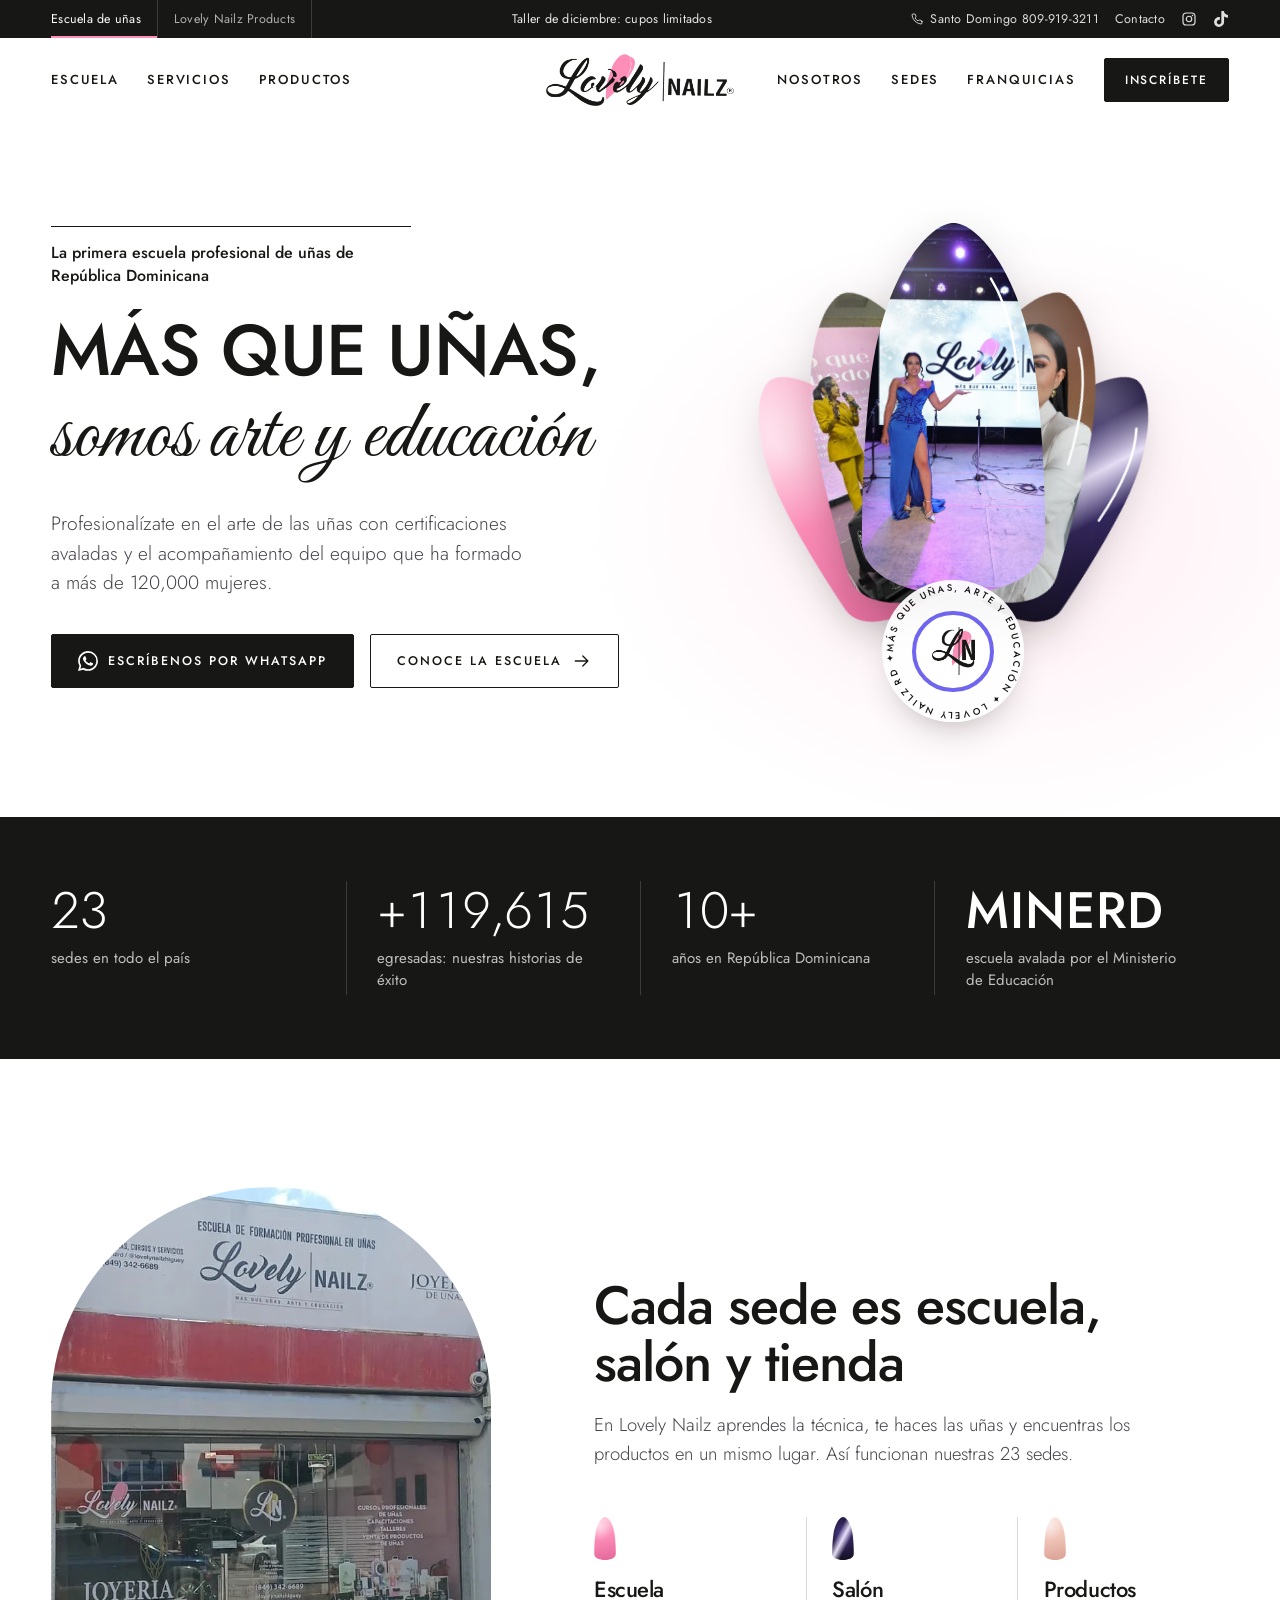
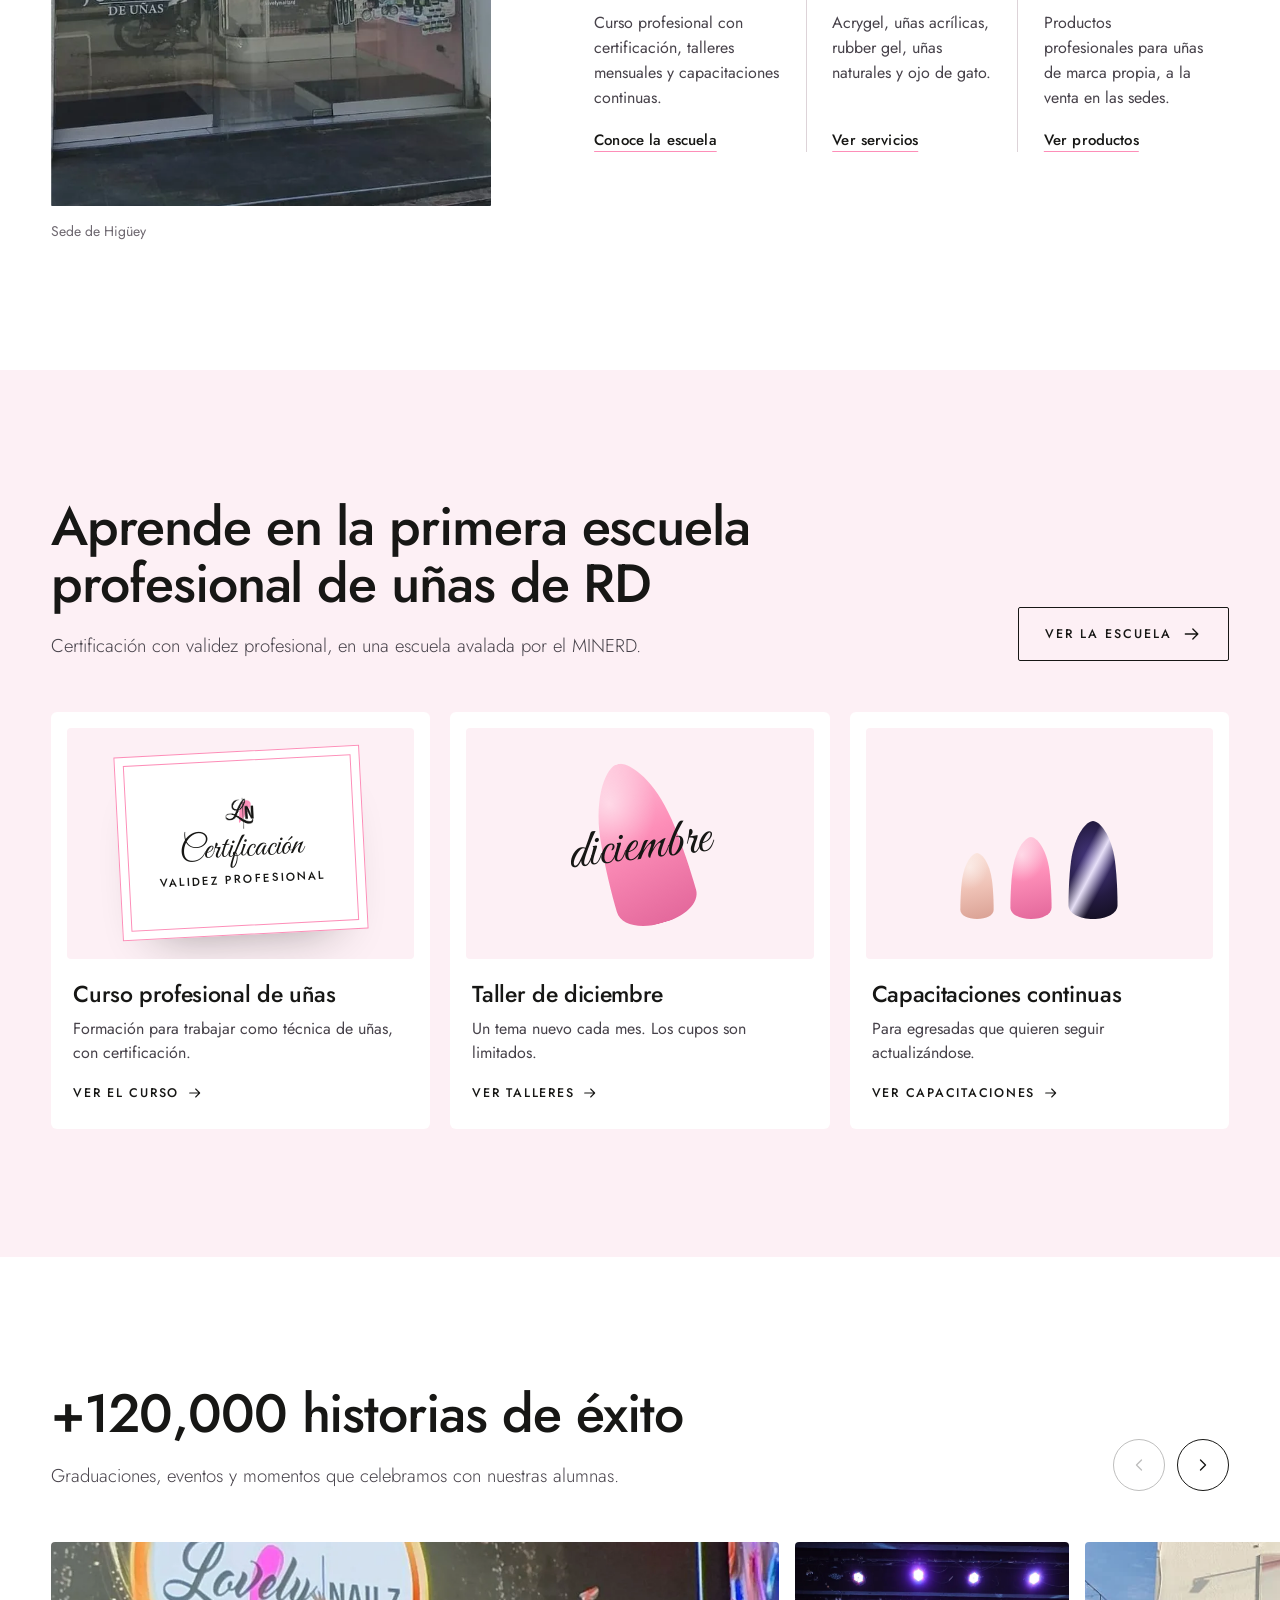
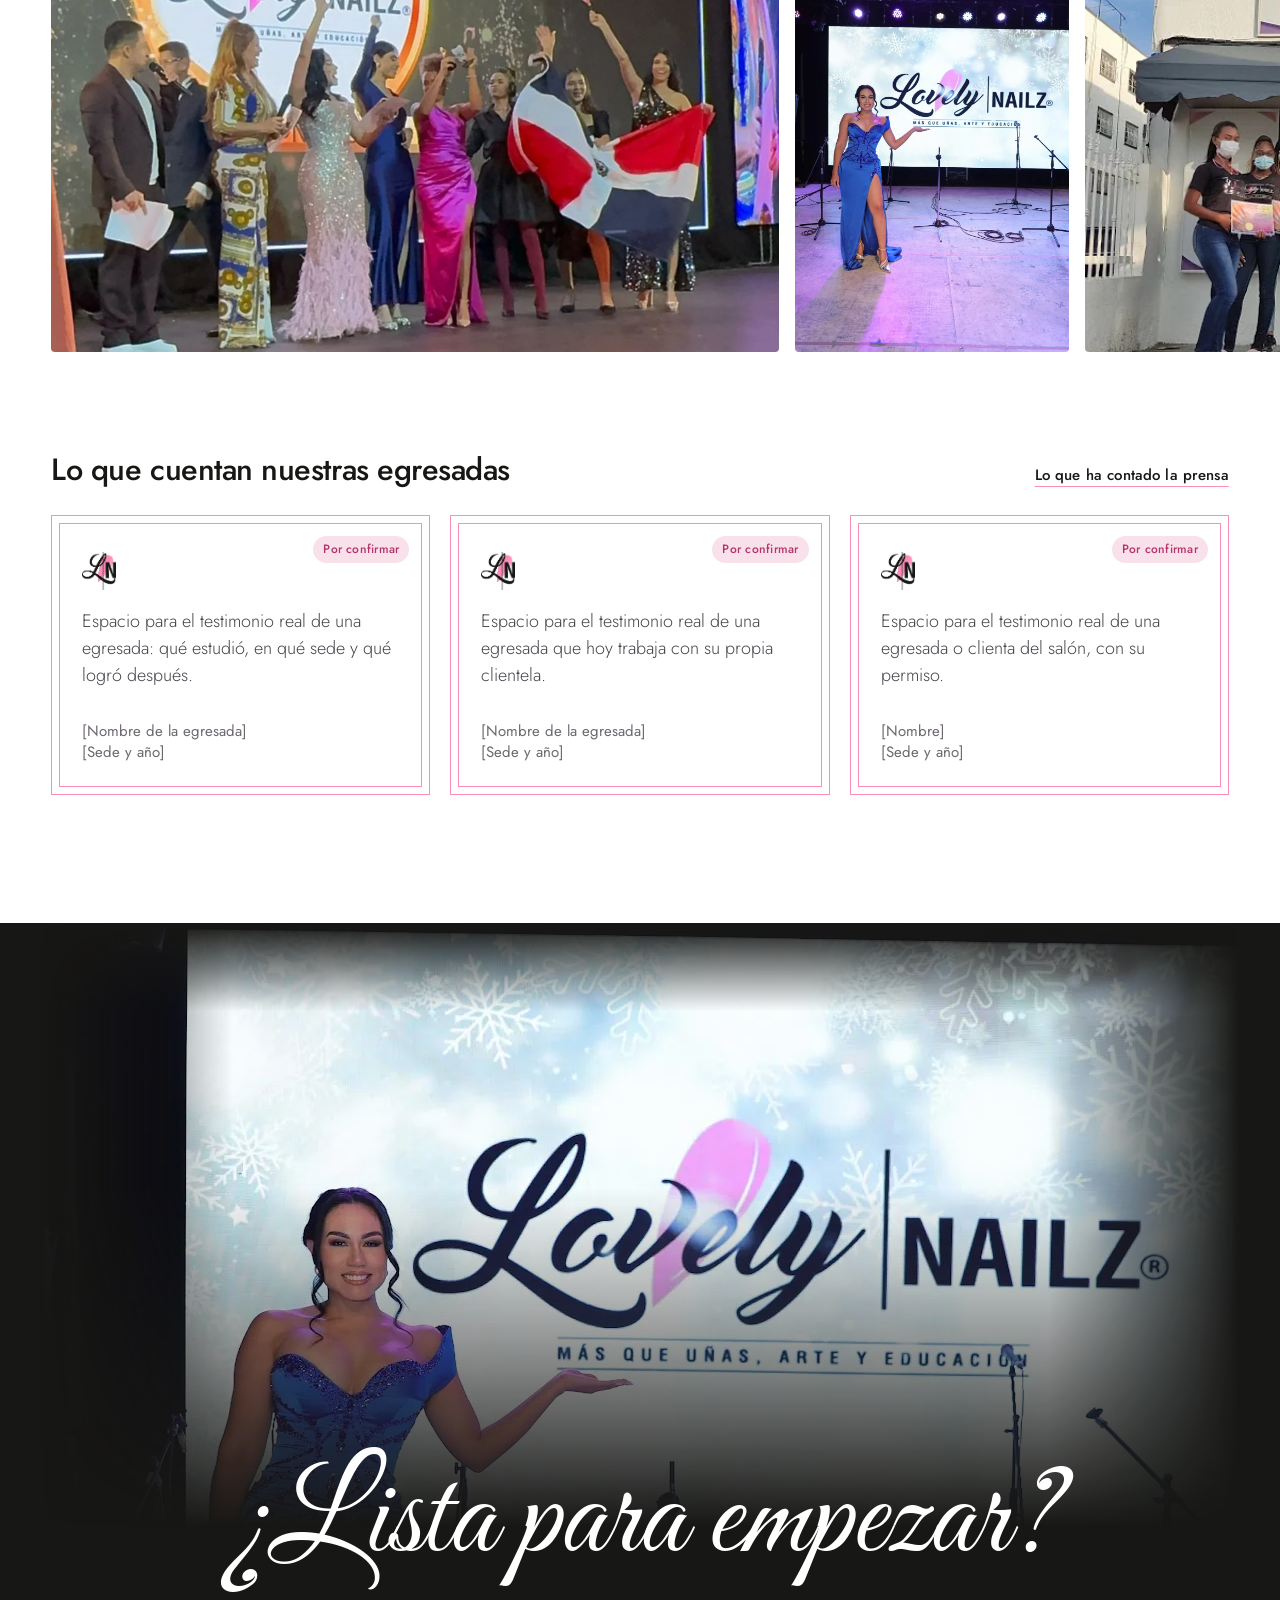
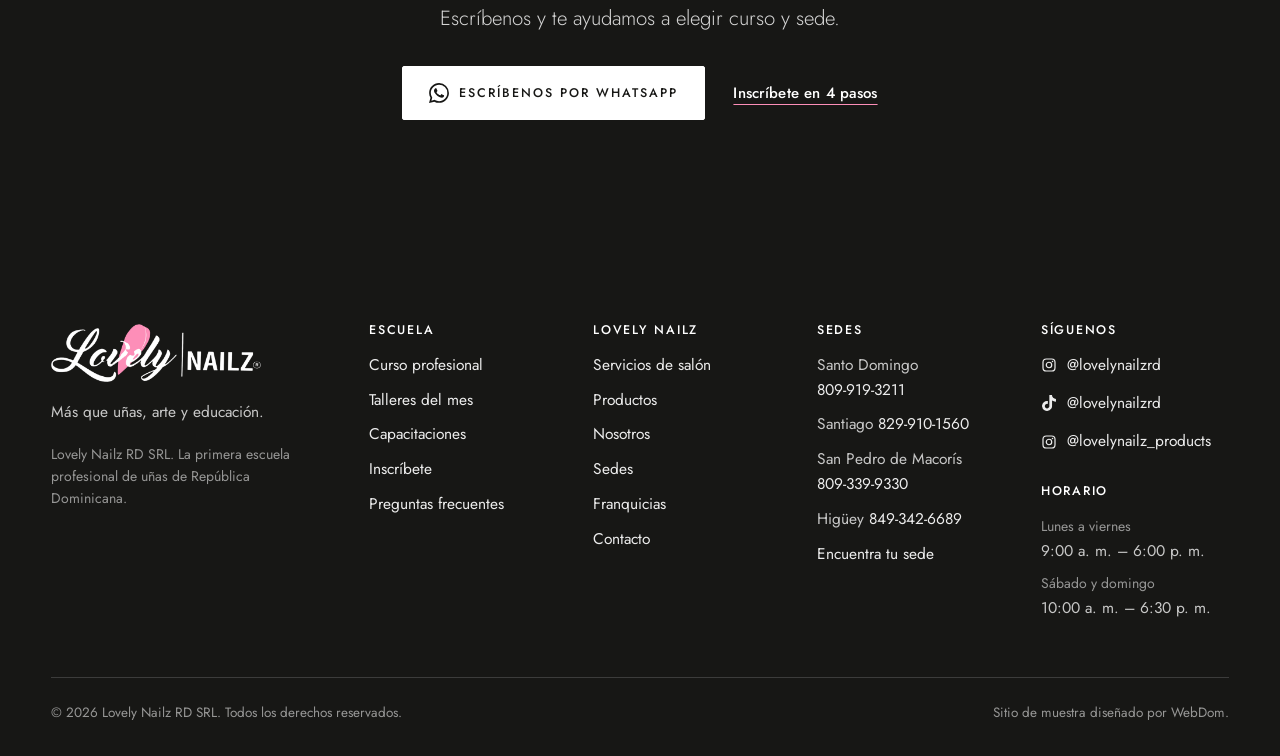
<file: index.html>
<!doctype html>
<html lang="es-DO" class="no-js">
<head>
<meta charset="utf-8">
<meta name="viewport" content="width=device-width, initial-scale=1">
<title>Lovely Nailz RD | Escuela profesional de uñas en República Dominicana</title>
<meta name="description" content="La primera escuela profesional de uñas de República Dominicana. Curso profesional con certificación, talleres mensuales y capacitaciones, servicios de uñas y productos de marca propia en 23 sedes. Avalada por el MINERD.">
<meta name="theme-color" content="#171715">
<!-- PENDIENTE: cuando exista dominio, agregar <link rel="canonical"> y usar URL absoluta en og:image -->
<meta property="og:type" content="website">
<meta property="og:locale" content="es_DO">
<meta property="og:site_name" content="Lovely Nailz RD">
<meta property="og:title" content="Lovely Nailz RD | Más que uñas, somos arte y educación">
<meta property="og:description" content="La primera escuela profesional de uñas de República Dominicana. Curso profesional con certificación, talleres mensuales y capacitaciones, servicios de uñas y productos de marca propia en 23 sedes. Avalada por el MINERD.">
<meta property="og:image" content="images/og-lovely-nailz.jpg">
<meta name="twitter:card" content="summary_large_image">
<link rel="icon" type="image/png" sizes="32x32" href="images/favicon-32.png">
<link rel="apple-touch-icon" href="images/apple-touch-icon.png">
<link rel="preconnect" href="https://fonts.googleapis.com">
<link rel="preconnect" href="https://fonts.gstatic.com" crossorigin>
<link rel="stylesheet" href="https://fonts.googleapis.com/css2?family=Great+Vibes&family=Jost:wght@300..700&display=swap">
<link rel="stylesheet" href="styles.css">
<script>document.documentElement.classList.replace('no-js', 'js');</script>
<script type="application/ld+json">
{
  "@context": "https://schema.org",
  "@type": "EducationalOrganization",
  "name": "Lovely Nailz RD",
  "legalName": "Lovely Nailz RD SRL",
  "slogan": "Más que uñas, somos arte y educación",
  "description": "La primera escuela profesional de uñas de República Dominicana. Cursos, talleres, capacitaciones, productos de marca propia y servicios de uñas en 23 sedes.",
  "founder": {
    "@type": "Person",
    "name": "Vanessa Zambrano",
    "jobTitle": "Fundadora y CEO"
  },
  "telephone": "+1-809-919-3211",
  "areaServed": {
    "@type": "Country",
    "name": "República Dominicana"
  },
  "sameAs": [
    "https://www.instagram.com/lovelynailzrd",
    "https://www.tiktok.com/@lovelynailzrd",
    "https://www.instagram.com/lovelynailz_products"
  ],
  "location": [
    {
      "@type": "Place",
      "name": "Lovely Nailz Santo Domingo",
      "telephone": "+1-809-919-3211",
      "address": {
        "@type": "PostalAddress",
        "addressLocality": "Santo Domingo",
        "addressCountry": "DO"
      }
    },
    {
      "@type": "Place",
      "name": "Lovely Nailz Santiago",
      "telephone": "+1-829-910-1560",
      "address": {
        "@type": "PostalAddress",
        "streetAddress": "C/ Dr. Arturo Grullón 20",
        "addressLocality": "Santiago",
        "addressCountry": "DO"
      }
    },
    {
      "@type": "Place",
      "name": "Lovely Nailz San Pedro de Macorís",
      "telephone": "+1-809-339-9330",
      "address": {
        "@type": "PostalAddress",
        "streetAddress": "C/ Rafael Deligne 32",
        "addressLocality": "San Pedro de Macorís",
        "addressCountry": "DO"
      }
    },
    {
      "@type": "Place",
      "name": "Lovely Nailz Higüey",
      "telephone": "+1-849-342-6689",
      "address": {
        "@type": "PostalAddress",
        "addressLocality": "Higüey",
        "addressCountry": "DO"
      }
    }
  ]
}
</script>
</head>
<body class="pag-inicio">
<a class="saltar" href="#contenido">Saltar al contenido</a>

<!-- Íconos -->
<svg class="sprite" aria-hidden="true" focusable="false">
  <symbol id="i-wa" viewBox="0 0 24 24"><path fill="currentColor" d="M17.47 14.38c-.3-.15-1.76-.87-2.03-.97-.27-.1-.47-.15-.67.15-.2.3-.77.97-.94 1.16-.17.2-.35.22-.64.07-.3-.15-1.26-.46-2.39-1.47-.88-.79-1.48-1.76-1.65-2.06-.17-.3-.02-.46.13-.6.13-.14.3-.35.45-.52.15-.18.2-.3.3-.5.1-.2.05-.37-.03-.52-.07-.15-.67-1.61-.92-2.2-.24-.59-.49-.5-.67-.51h-.57c-.2 0-.52.07-.79.37-.27.3-1.04 1.02-1.04 2.48 0 1.46 1.07 2.88 1.21 3.07.15.2 2.1 3.2 5.08 4.49.71.3 1.26.49 1.7.62.71.23 1.36.2 1.87.12.57-.08 1.76-.72 2-1.41.25-.7.25-1.29.18-1.41-.08-.13-.28-.2-.57-.35m-5.42 7.4h-.01a9.87 9.87 0 0 1-5.03-1.38l-.36-.21-3.74.98 1-3.65-.24-.37a9.86 9.86 0 0 1-1.51-5.26c0-5.45 4.44-9.88 9.89-9.88 2.64 0 5.12 1.03 6.99 2.9a9.83 9.83 0 0 1 2.89 6.99c0 5.45-4.44 9.88-9.88 9.88m8.41-18.3A11.82 11.82 0 0 0 12.05 0C5.5 0 .16 5.34.16 11.89c0 2.1.55 4.14 1.59 5.95L.06 24l6.3-1.65a11.88 11.88 0 0 0 5.68 1.45h.01c6.55 0 11.89-5.34 11.89-11.89a11.82 11.82 0 0 0-3.48-8.41Z"/></symbol>
  <symbol id="i-ig" viewBox="0 0 24 24"><rect x="3" y="3" width="18" height="18" rx="5" fill="none" stroke="currentColor" stroke-width="1.8"/><circle cx="12" cy="12" r="4.1" fill="none" stroke="currentColor" stroke-width="1.8"/><circle cx="17.3" cy="6.7" r="1.15" fill="currentColor"/></symbol>
  <symbol id="i-tt" viewBox="0 0 24 24"><path fill="currentColor" d="M12.53.02c1.31-.02 2.61-.01 3.91-.02.08 1.53.63 3.09 1.75 4.17 1.12 1.11 2.7 1.62 4.24 1.79v4.03a10.6 10.6 0 0 1-4.2-.97 12.4 12.4 0 0 1-1.62-.93c-.01 2.92.01 5.84-.02 8.75a7.64 7.64 0 0 1-1.35 3.94 7.45 7.45 0 0 1-5.91 3.21 7.29 7.29 0 0 1-4.08-1.03 7.54 7.54 0 0 1-3.65-5.71c-.02-.5-.03-1-.01-1.49a7.53 7.53 0 0 1 2.58-4.96 7.6 7.6 0 0 1 6.15-1.72c.02 1.48-.04 2.96-.04 4.44a3.46 3.46 0 0 0-3.02.37 3.47 3.47 0 0 0-1.36 1.75c-.21.51-.15 1.07-.14 1.61.24 1.64 1.82 3.02 3.5 2.87a3.35 3.35 0 0 0 2.77-1.61c.19-.33.4-.67.41-1.06.1-1.79.06-3.57.07-5.36.01-4.03-.01-8.05.02-12.07Z"/></symbol>
  <symbol id="i-tel" viewBox="0 0 24 24"><path fill="none" stroke="currentColor" stroke-width="1.8" stroke-linecap="round" stroke-linejoin="round" d="M22 16.92v3a2 2 0 0 1-2.18 2 19.8 19.8 0 0 1-8.63-3.07 19.5 19.5 0 0 1-6-6A19.8 19.8 0 0 1 2.12 4.18 2 2 0 0 1 4.11 2h3a2 2 0 0 1 2 1.72c.13.96.36 1.9.7 2.81a2 2 0 0 1-.45 2.11L8.09 9.91a16 16 0 0 0 6 6l1.27-1.27a2 2 0 0 1 2.11-.45c.91.34 1.85.57 2.81.7A2 2 0 0 1 22 16.92Z"/></symbol>
  <symbol id="i-pin" viewBox="0 0 24 24"><path fill="none" stroke="currentColor" stroke-width="1.8" stroke-linecap="round" stroke-linejoin="round" d="M21 10c0 7-9 13-9 13S3 17 3 10a9 9 0 0 1 18 0Z"/><circle cx="12" cy="10" r="3" fill="none" stroke="currentColor" stroke-width="1.8"/></symbol>
  <symbol id="i-ext" viewBox="0 0 24 24"><path fill="none" stroke="currentColor" stroke-width="1.8" stroke-linecap="round" stroke-linejoin="round" d="M18 13v6a2 2 0 0 1-2 2H5a2 2 0 0 1-2-2V8a2 2 0 0 1 2-2h6M15 3h6v6M10 14 21 3"/></symbol>
  <symbol id="i-izq" viewBox="0 0 24 24"><path fill="none" stroke="currentColor" stroke-width="1.6" stroke-linecap="round" stroke-linejoin="round" d="M15 18l-6-6 6-6"/></symbol>
  <symbol id="i-der" viewBox="0 0 24 24"><path fill="none" stroke="currentColor" stroke-width="1.6" stroke-linecap="round" stroke-linejoin="round" d="M9 18l6-6-6-6"/></symbol>
  <symbol id="i-flecha" viewBox="0 0 24 24"><path fill="none" stroke="currentColor" stroke-width="1.6" stroke-linecap="round" stroke-linejoin="round" d="M4 12h15M13 6l6 6-6 6"/></symbol>
  <symbol id="i-cerrar" viewBox="0 0 24 24"><path fill="none" stroke="currentColor" stroke-width="1.6" stroke-linecap="round" d="M18 6 6 18M6 6l12 12"/></symbol>
  <symbol id="i-mas" viewBox="0 0 24 24"><path fill="none" stroke="currentColor" stroke-width="1.6" stroke-linecap="round" d="M12 5v14M5 12h14"/></symbol>
  <symbol id="i-check" viewBox="0 0 24 24"><path fill="none" stroke="currentColor" stroke-width="2" stroke-linecap="round" stroke-linejoin="round" d="M20 6 9 17l-5-5"/></symbol>
  <symbol id="i-copiar" viewBox="0 0 24 24"><rect x="9" y="9" width="12" height="12" rx="2" fill="none" stroke="currentColor" stroke-width="1.8"/><path fill="none" stroke="currentColor" stroke-width="1.8" d="M5 15H4a1 1 0 0 1-1-1V4a1 1 0 0 1 1-1h10a1 1 0 0 1 1 1v1"/></symbol>
  <symbol id="i-reloj" viewBox="0 0 24 24"><circle cx="12" cy="12" r="9" fill="none" stroke="currentColor" stroke-width="1.8"/><path fill="none" stroke="currentColor" stroke-width="1.8" stroke-linecap="round" stroke-linejoin="round" d="M12 7v5l3.2 2"/></symbol>
  <symbol id="i-buscar" viewBox="0 0 24 24"><circle cx="11" cy="11" r="7" fill="none" stroke="currentColor" stroke-width="1.8"/><path fill="none" stroke="currentColor" stroke-width="1.8" stroke-linecap="round" d="m20.5 20.5-4.2-4.2"/></symbol>
</svg>

<!-- Barra superior: marcas (como las pestañas de escuela y academia de la referencia) y contacto -->
<div class="barra-sup">
  <div class="wrap barra-sup-in">
    <nav class="barra-marcas" aria-label="Marcas Lovely Nailz">
      <a href="index.html" aria-current="page">Escuela de uñas</a>
      <a href="productos.html">Lovely Nailz Products</a>
    </nav>
    <p class="barra-aviso"><a href="escuela.html#talleres">Taller <span data-mes-titulo>del mes</span>: cupos limitados</a></p>
    <div class="barra-contacto">
      <a href="tel:+18099193211"><svg class="ico ico--xs" aria-hidden="true"><use href="#i-tel"/></svg>Santo Domingo 809-919-3211</a>
      <a href="franquicias.html#contacto">Contacto</a>
      <a href="https://www.instagram.com/lovelynailzrd" target="_blank" rel="noopener" aria-label="Instagram de Lovely Nailz"><svg class="ico ico--sm" aria-hidden="true"><use href="#i-ig"/></svg></a>
      <a href="https://www.tiktok.com/@lovelynailzrd" target="_blank" rel="noopener" aria-label="TikTok de Lovely Nailz"><svg class="ico ico--sm" aria-hidden="true"><use href="#i-tt"/></svg></a>
    </div>
  </div>
</div>

<header class="cabecera" id="cabecera">
  <div class="wrap cabecera-in">
    <button class="menu-btn" type="button" aria-expanded="false" aria-controls="menu-movil">
      <span class="menu-btn-lineas" aria-hidden="true"><span></span><span></span></span>
      <span class="sr">Abrir menú</span>
    </button>
    <nav class="nav nav--izq" aria-label="Principal">
      <a href="escuela.html">Escuela</a>
      <a href="servicios.html">Servicios</a>
      <a href="productos.html">Productos</a>
    </nav>
    <a class="logo" href="index.html" aria-current="page">
      <img src="images/logo/lovely-nailz-wordmark.png" width="720" height="200" alt="Lovely Nailz, inicio">
    </a>
    <div class="cabecera-der">
      <nav class="nav nav--der" aria-label="Más páginas">
        <a href="nosotros.html">Nosotros</a>
        <a href="sedes.html">Sedes</a>
        <a href="franquicias.html">Franquicias</a>
      </nav>
      <a class="btn btn--sm cabecera-cta" href="escuela.html#inscripcion"><span class="btn-txt">Inscríbete</span></a>
      <a class="cabecera-wa" data-wa="general" href="https://wa.me/18493426689" target="_blank" rel="noopener" aria-label="Escribir a Lovely Nailz por WhatsApp"><svg class="ico" aria-hidden="true"><use href="#i-wa"/></svg></a>
    </div>
  </div>
</header>

<!-- Menú de tablet y móvil (fuera de la cabecera para que se fije a la pantalla) -->
<div class="menu-movil" id="menu-movil" hidden>
  <div class="wrap menu-movil-in">
    <nav class="menu-movil-nav" aria-label="Menú">
      <a href="index.html" aria-current="page">Inicio</a>
      <a href="escuela.html">Escuela y cursos</a>
      <a href="servicios.html">Servicios de salón</a>
      <a href="productos.html">Productos</a>
      <a href="nosotros.html">Nosotros</a>
      <a href="sedes.html">Sedes</a>
      <a href="franquicias.html">Franquicias y contacto</a>
    </nav>
    <div class="menu-movil-acciones">
      <a class="btn" href="escuela.html#inscripcion"><span class="btn-txt">Inscríbete</span></a>
      <a class="btn btn--ghost" data-wa="general" href="https://wa.me/18493426689" target="_blank" rel="noopener"><svg class="ico" aria-hidden="true"><use href="#i-wa"/></svg><span class="btn-txt">Escríbenos por WhatsApp</span></a>
    </div>
    <p class="menu-movil-pie">Santo Domingo <a href="tel:+18099193211">809-919-3211</a> <span class="sep" aria-hidden="true"></span> <a href="https://www.instagram.com/lovelynailzrd" target="_blank" rel="noopener">@lovelynailzrd</a></p>
  </div>
</div>

<main id="contenido">

  <!-- ===== Inicio ===== -->
  <section class="hero" id="inicio" aria-labelledby="hero-titulo">
    <div class="wrap hero-grid">
      <div class="hero-texto">
        <p class="hero-kicker" data-entra style="--d:80ms">La primera escuela profesional de uñas de República Dominicana</p>
        <h1 class="hero-titulo" id="hero-titulo">
          <span class="linea"><span class="h1-a" style="--d:200ms">Más que uñas,</span></span>
          <span class="linea linea--script"><span class="h1-b" style="--d:360ms">somos arte y educación</span></span>
        </h1>
        <p class="hero-lead" data-entra style="--d:560ms">Profesionalízate en el arte de las uñas con certificaciones avaladas y el acompañamiento del equipo que ha formado a más de 120,000 mujeres.</p>
        <div class="hero-acciones" data-entra style="--d:700ms">
          <a class="btn" data-wa="general" href="https://wa.me/18493426689" target="_blank" rel="noopener"><svg class="ico" aria-hidden="true"><use href="#i-wa"/></svg><span class="btn-txt">Escríbenos por WhatsApp</span></a>
          <a class="btn btn--ghost" href="escuela.html"><span class="btn-txt">Conoce la escuela</span><svg class="ico ico--flecha" aria-hidden="true"><use href="#i-flecha"/></svg></a>
        </div>
      </div>

      <div class="hero-visual">
        <!-- Muestrario: abanico de uñas sujeto por el sello LN -->
        <div class="muestrario" id="muestrario">
          <div class="tip tip--laca" style="--i:0; --rot:-34deg; --w:150px; --h:300px; --z:1" aria-hidden="true"><div class="tip-in"></div></div>
          <figure class="tip" style="--i:1; --rot:-17deg; --w:176px; --h:352px; --z:2">
            <div class="tip-in"><img src="images/fotos/vanessa-zambrano-conferencia.webp" width="768" height="1024" alt="Conferencia en tarima frente a una pantalla rosada" style="object-position:26% 30%"></div>
          </figure>
          <figure class="tip tip--centro" style="--i:2; --rot:0deg; --w:208px; --h:412px; --z:3">
            <div class="tip-in"><img src="images/fotos/gala-lovely-nailz-vertical.webp" width="1000" height="1499" alt="Mujer con vestido azul junto al logo de Lovely Nailz en un evento" fetchpriority="high" style="object-position:18% 50%"></div>
          </figure>
          <figure class="tip" style="--i:3; --rot:17deg; --w:176px; --h:352px; --z:2">
            <div class="tip-in"><img src="images/fotos/vanessa-zambrano-retrato.webp" width="696" height="1237" alt="Retrato de mujer con traje blanco" style="object-position:50% 16%"></div>
          </figure>
          <div class="tip tip--ojo" data-ojo style="--i:4; --rot:34deg; --w:150px; --h:300px; --z:1" aria-hidden="true"><div class="tip-in"></div></div>
          <div class="sello" aria-hidden="true">
            <svg class="sello-anillo" viewBox="0 0 200 200">
              <defs><path id="sello-curva" d="M100 100m-80 0a80 80 0 1 1 160 0a80 80 0 1 1-160 0"/></defs>
              <text><textPath href="#sello-curva" textLength="500" lengthAdjust="spacing">MÁS QUE UÑAS, ARTE Y EDUCACIÓN ✦ LOVELY NAILZ RD ✦</textPath></text>
            </svg>
            <span class="sello-centro"><img src="images/logo/ln-monograma.png" width="300" height="338" alt=""></span>
          </div>
        </div>
      </div>
    </div>
  </section>

  <!-- ===== Cifras ===== -->
  <section class="cifras" aria-label="Lovely Nailz en cifras">
    <ul class="wrap cifras-lista">
      <li><span class="cifra" data-contar="23">23</span><span class="cifra-txt">sedes en todo el país</span></li>
      <li><span class="cifra" data-contar="120000" data-prefijo="+">+120,000</span><span class="cifra-txt">egresadas: nuestras historias de éxito</span></li>
      <li><span class="cifra" data-contar="10" data-sufijo="+">10+</span><span class="cifra-txt">años en República Dominicana</span></li>
      <li><span class="cifra cifra--palabra">MINERD</span><span class="cifra-txt">escuela avalada por el Ministerio de Educación</span></li>
    </ul>
  </section>

  <!-- ===== Los 3 pilares: escuela, salón y productos ===== -->
  <section class="sec bienvenida" id="pilares" aria-labelledby="pilares-titulo">
    <div class="wrap bienvenida-grid">
      <figure class="marco marco--arco bienvenida-foto" data-pintar>
        <div class="marco-in"><img src="images/fotos/sede-higuey-fachada.webp" width="640" height="970" loading="lazy" alt="Fachada de la sede de Lovely Nailz en Higüey: escuela de formación profesional en uñas, productos y joyería de uñas"></div>
        <figcaption>Sede de Higüey</figcaption>
      </figure>
      <div class="bienvenida-texto">
        <h2 class="h2" id="pilares-titulo">Cada sede es escuela, salón y tienda</h2>
        <p class="sec-intro">En Lovely Nailz aprendes la técnica, te haces las uñas y encuentras los productos en un mismo lugar. Así funcionan nuestras 23 sedes.</p>
        <ul class="tres">
          <li>
            <span class="mini-una mini-una--laca" aria-hidden="true"></span>
            <h3>Escuela</h3>
            <p>Curso profesional con certificación, talleres mensuales y capacitaciones continuas.</p>
            <a class="enlace" href="escuela.html">Conoce la escuela</a>
          </li>
          <li>
            <span class="mini-una mini-una--ojo" data-ojo aria-hidden="true"></span>
            <h3>Salón</h3>
            <p>Acrygel, uñas acrílicas, rubber gel, uñas naturales y ojo de gato.</p>
            <a class="enlace" href="servicios.html">Ver servicios</a>
          </li>
          <li>
            <span class="mini-una mini-una--nude" aria-hidden="true"></span>
            <h3>Productos</h3>
            <p>Productos profesionales para uñas de marca propia, a la venta en las sedes.</p>
            <a class="enlace" href="productos.html">Ver productos</a>
          </li>
        </ul>
      </div>
    </div>
  </section>

  <!-- ===== La escuela en resumen ===== -->
  <section class="sec sec--rosa formacion" aria-labelledby="formacion-titulo">
    <div class="wrap">
      <div class="sec-cab sec-cab--fila">
        <div>
          <h2 class="h2" id="formacion-titulo">Aprende en la primera escuela profesional de uñas de RD</h2>
          <p class="sec-intro">Certificación con validez profesional, en una escuela avalada por el MINERD.</p>
        </div>
        <a class="btn btn--ghost" href="escuela.html"><span class="btn-txt">Ver la escuela</span><svg class="ico ico--flecha" aria-hidden="true"><use href="#i-flecha"/></svg></a>
      </div>
      <ul class="formacion-lista">
        <li>
          <a class="formacion-item" href="escuela.html#curso">
            <span class="formacion-visual formacion-visual--cert" aria-hidden="true">
              <span class="cert cert--mini"><img class="cert-sello" src="images/logo/ln-monograma.png" width="300" height="338" alt=""><span class="cert-script">Certificación</span><span class="cert-sub">Validez profesional</span></span>
            </span>
            <span class="formacion-nombre">Curso profesional de uñas</span>
            <span class="formacion-txt">Formación para trabajar como técnica de uñas, con certificación.</span>
            <span class="formacion-ir">Ver el curso<svg class="ico ico--sm" aria-hidden="true"><use href="#i-flecha"/></svg></span>
          </a>
        </li>
        <li>
          <a class="formacion-item" href="escuela.html#talleres">
            <span class="formacion-visual formacion-visual--mes" aria-hidden="true"><span class="mes-una"></span><span class="mes-nombre" data-mes>del mes</span></span>
            <span class="formacion-nombre">Taller <span data-mes-titulo>del mes</span></span>
            <span class="formacion-txt">Un tema nuevo cada mes. Los cupos son limitados.</span>
            <span class="formacion-ir">Ver talleres<svg class="ico ico--sm" aria-hidden="true"><use href="#i-flecha"/></svg></span>
          </a>
        </li>
        <li>
          <a class="formacion-item" href="escuela.html#capacitaciones">
            <span class="formacion-visual formacion-visual--trio" aria-hidden="true"><span class="mini-una mini-una--nude"></span><span class="mini-una mini-una--laca"></span><span class="mini-una mini-una--ojo"></span></span>
            <span class="formacion-nombre">Capacitaciones continuas</span>
            <span class="formacion-txt">Para egresadas que quieren seguir actualizándose.</span>
            <span class="formacion-ir">Ver capacitaciones<svg class="ico ico--sm" aria-hidden="true"><use href="#i-flecha"/></svg></span>
          </a>
        </li>
      </ul>
    </div>
  </section>

  <!-- ===== Historias de éxito y testimonios ===== -->
  <section class="sec historias" id="historias" aria-labelledby="historias-titulo">
    <div class="wrap historias-cab">
      <div>
        <h2 class="h2" id="historias-titulo">+120,000 historias de éxito</h2>
        <p class="sec-intro">Graduaciones, eventos y momentos que celebramos con nuestras alumnas.</p>
      </div>
      <div class="carrusel-ctrl">
        <button class="circ" type="button" data-carrusel="prev" aria-label="Fotos anteriores" aria-controls="momentos"><svg class="ico" aria-hidden="true"><use href="#i-izq"/></svg></button>
        <button class="circ" type="button" data-carrusel="next" aria-label="Fotos siguientes" aria-controls="momentos"><svg class="ico" aria-hidden="true"><use href="#i-der"/></svg></button>
      </div>
    </div>

    <div class="carrusel" id="momentos" role="region" aria-label="Momentos Lovely Nailz" tabindex="0" data-galeria>
      <ul class="carrusel-pista">
        <li class="momento" style="--ar:1280/720">
          <button class="momento-btn" type="button" data-foto><img src="images/fotos/equipo-tarima-bandera.webp" width="1280" height="720" loading="lazy" alt="Equipo de Lovely Nailz celebrando en tarima con la bandera dominicana"><span class="momento-txt">Celebración en tarima, con la bandera dominicana</span></button>
        </li>
        <li class="momento" style="--ar:1000/1499">
          <button class="momento-btn" type="button" data-foto><img src="images/fotos/gala-lovely-nailz-vertical.webp" width="1000" height="1499" loading="lazy" alt="Mujer con vestido azul junto al logo de Lovely Nailz en un evento"><span class="momento-txt">Evento Lovely Nailz</span></button>
        </li>
        <li class="momento" style="--ar:512/384">
          <button class="momento-btn" type="button" data-foto><img src="images/fotos/egresadas-certificados.webp" width="512" height="384" loading="lazy" alt="Egresadas con sus certificados frente a una sede de Lovely Nailz"><span class="momento-txt">Egresadas con sus certificados</span></button>
        </li>
        <li class="momento" style="--ar:768/1024">
          <button class="momento-btn" type="button" data-foto><img src="images/fotos/vanessa-zambrano-conferencia.webp" width="768" height="1024" loading="lazy" alt="Conferencia en tarima frente a una pantalla rosada"><span class="momento-txt">Conferencia en tarima</span></button>
        </li>
        <li class="momento" style="--ar:1200/630">
          <button class="momento-btn" type="button" data-foto><img src="images/fotos/gala-lovely-nailz.webp" width="1200" height="630" loading="lazy" alt="Presentación del logo de Lovely Nailz en la pantalla de un evento"><span class="momento-txt">Más que uñas, arte y educación</span></button>
        </li>
        <li class="momento" style="--ar:640/970">
          <button class="momento-btn" type="button" data-foto><img src="images/fotos/sede-higuey-fachada.webp" width="640" height="970" loading="lazy" alt="Fachada de la sede de Lovely Nailz en Higüey"><span class="momento-txt">Sede de Higüey</span></button>
        </li>
      </ul>
    </div>

    <div class="wrap">
      <div class="testimonios">
        <div class="testimonios-cab">
          <h3 class="h3">Lo que cuentan nuestras egresadas</h3>
          <a class="enlace" href="nosotros.html#prensa">Lo que ha contado la prensa</a>
        </div>
        <ul class="testimonios-lista">
          <li class="certificado" data-pendiente="Testimonio real de egresada (1 de 3)">
            <img class="certificado-sello" src="images/logo/ln-monograma.png" width="300" height="338" alt="">
            <p class="certificado-txt">Espacio para el testimonio real de una egresada: qué estudió, en qué sede y qué logró después.</p>
            <p class="certificado-firma">[Nombre de la egresada]<br>[Sede y año]</p>
            <span class="etiqueta-pendiente">Por confirmar</span>
          </li>
          <li class="certificado" data-pendiente="Testimonio real de egresada (2 de 3)">
            <img class="certificado-sello" src="images/logo/ln-monograma.png" width="300" height="338" alt="">
            <p class="certificado-txt">Espacio para el testimonio real de una egresada que hoy trabaja con su propia clientela.</p>
            <p class="certificado-firma">[Nombre de la egresada]<br>[Sede y año]</p>
            <span class="etiqueta-pendiente">Por confirmar</span>
          </li>
          <li class="certificado" data-pendiente="Testimonio real de egresada (3 de 3)">
            <img class="certificado-sello" src="images/logo/ln-monograma.png" width="300" height="338" alt="">
            <p class="certificado-txt">Espacio para el testimonio real de una egresada o clienta del salón, con su permiso.</p>
            <p class="certificado-firma">[Nombre]<br>[Sede y año]</p>
            <span class="etiqueta-pendiente">Por confirmar</span>
          </li>
        </ul>
      </div>
    </div>
  </section>

  <!-- ===== Cierre ===== -->
  <section class="cierre" aria-labelledby="cierre-titulo">
    <div class="cierre-foto">
      <img src="images/fotos/gala-lovely-nailz.webp" width="1200" height="630" loading="lazy" alt="Mujer presentando el logo de Lovely Nailz en la pantalla de un evento">
    </div>
    <div class="wrap cierre-in">
      <h2 class="cierre-titulo" id="cierre-titulo">¿Lista para empezar?</h2>
      <p class="cierre-txt">Escríbenos y te ayudamos a elegir curso y sede.</p>
      <div class="acciones">
        <a class="btn btn--claro" data-wa="general" href="https://wa.me/18493426689" target="_blank" rel="noopener"><svg class="ico" aria-hidden="true"><use href="#i-wa"/></svg><span class="btn-txt">Escríbenos por WhatsApp</span></a>
        <a class="enlace enlace--claro" href="escuela.html#inscripcion">Inscríbete en 4 pasos</a>
      </div>
    </div>
  </section>
</main>

<footer class="pie">
  <div class="wrap pie-grid">
    <div class="pie-marca">
      <img src="images/logo/lovely-nailz-wordmark-claro.png" width="720" height="200" loading="lazy" alt="Lovely Nailz">
      <p>Más que uñas, arte y educación.</p>
      <p class="pie-legal">Lovely Nailz RD SRL. La primera escuela profesional de uñas de República Dominicana.</p>
    </div>
    <nav class="pie-col" aria-label="Escuela">
      <h2 class="pie-h">Escuela</h2>
      <ul>
        <li><a href="escuela.html#curso">Curso profesional</a></li>
        <li><a href="escuela.html#talleres">Talleres del mes</a></li>
        <li><a href="escuela.html#capacitaciones">Capacitaciones</a></li>
        <li><a href="escuela.html#inscripcion">Inscríbete</a></li>
        <li><a href="escuela.html#preguntas">Preguntas frecuentes</a></li>
      </ul>
    </nav>
    <nav class="pie-col" aria-label="Lovely Nailz">
      <h2 class="pie-h">Lovely Nailz</h2>
      <ul>
        <li><a href="servicios.html">Servicios de salón</a></li>
        <li><a href="productos.html">Productos</a></li>
        <li><a href="nosotros.html">Nosotros</a></li>
        <li><a href="sedes.html">Sedes</a></li>
        <li><a href="franquicias.html">Franquicias</a></li>
        <li><a href="franquicias.html#contacto">Contacto</a></li>
      </ul>
    </nav>
    <div class="pie-col pie-col--sedes">
      <h2 class="pie-h">Sedes</h2>
      <ul>
        <li>Santo Domingo <a class="pie-tel" href="tel:+18099193211">809-919-3211</a></li>
        <li>Santiago <a class="pie-tel" href="tel:+18299101560">829-910-1560</a></li>
        <li>San Pedro de Macorís <a class="pie-tel" href="tel:+18093399330">809-339-9330</a></li>
        <li>Higüey <a class="pie-tel" data-wa="higuey" href="https://wa.me/18493426689" target="_blank" rel="noopener">849-342-6689</a></li>
        <li><a href="sedes.html#encuentra">Encuentra tu sede</a></li>
      </ul>
    </div>
    <div class="pie-col pie-col--redes">
      <h2 class="pie-h">Síguenos</h2>
      <ul class="pie-redes">
        <li><a href="https://www.instagram.com/lovelynailzrd" target="_blank" rel="noopener"><svg class="ico ico--sm" aria-hidden="true"><use href="#i-ig"/></svg>@lovelynailzrd</a></li>
        <li><a href="https://www.tiktok.com/@lovelynailzrd" target="_blank" rel="noopener"><svg class="ico ico--sm" aria-hidden="true"><use href="#i-tt"/></svg>@lovelynailzrd</a></li>
        <li><a href="https://www.instagram.com/lovelynailz_products" target="_blank" rel="noopener"><svg class="ico ico--sm" aria-hidden="true"><use href="#i-ig"/></svg>@lovelynailz_products</a></li>
      </ul>
      <h2 class="pie-h pie-h--2">Horario</h2>
      <p class="pie-horario"><span>Lunes a viernes</span> <span>9:00 a.&nbsp;m. – 6:00&nbsp;p.&nbsp;m.</span><span>Sábado y domingo</span> <span>10:00 a.&nbsp;m. – 6:30&nbsp;p.&nbsp;m.</span></p>
    </div>
  </div>
  <div class="wrap pie-base">
    <p>© <span data-anio>2026</span> Lovely Nailz RD SRL. Todos los derechos reservados.</p>
    <p>Sitio de muestra diseñado por WebDom.</p>
  </div>
</footer>

<a class="wa-flotante" data-wa="general" href="https://wa.me/18493426689" target="_blank" rel="noopener" aria-label="Escribir a Lovely Nailz por WhatsApp">
  <svg class="ico" aria-hidden="true"><use href="#i-wa"/></svg><span class="wa-flotante-txt">WhatsApp</span>
</a>

<dialog class="lightbox" id="lightbox" aria-labelledby="lightbox-txt">
  <div class="lightbox-in">
    <button class="circ circ--claro lightbox-cerrar" type="button" data-lb="cerrar" aria-label="Cerrar foto"><svg class="ico" aria-hidden="true"><use href="#i-cerrar"/></svg></button>
    <figure class="lightbox-fig">
      <img id="lightbox-img" src="images/fotos/equipo-tarima-bandera.webp" alt="">
      <figcaption id="lightbox-txt"></figcaption>
    </figure>
    <button class="circ circ--claro lightbox-prev" type="button" data-lb="prev" aria-label="Foto anterior"><svg class="ico" aria-hidden="true"><use href="#i-izq"/></svg></button>
    <button class="circ circ--claro lightbox-next" type="button" data-lb="next" aria-label="Foto siguiente"><svg class="ico" aria-hidden="true"><use href="#i-der"/></svg></button>
    <p class="lightbox-cont" aria-live="polite"></p>
  </div>
</dialog>

<script src="script.js" defer></script>
</body>
</html>
</file>
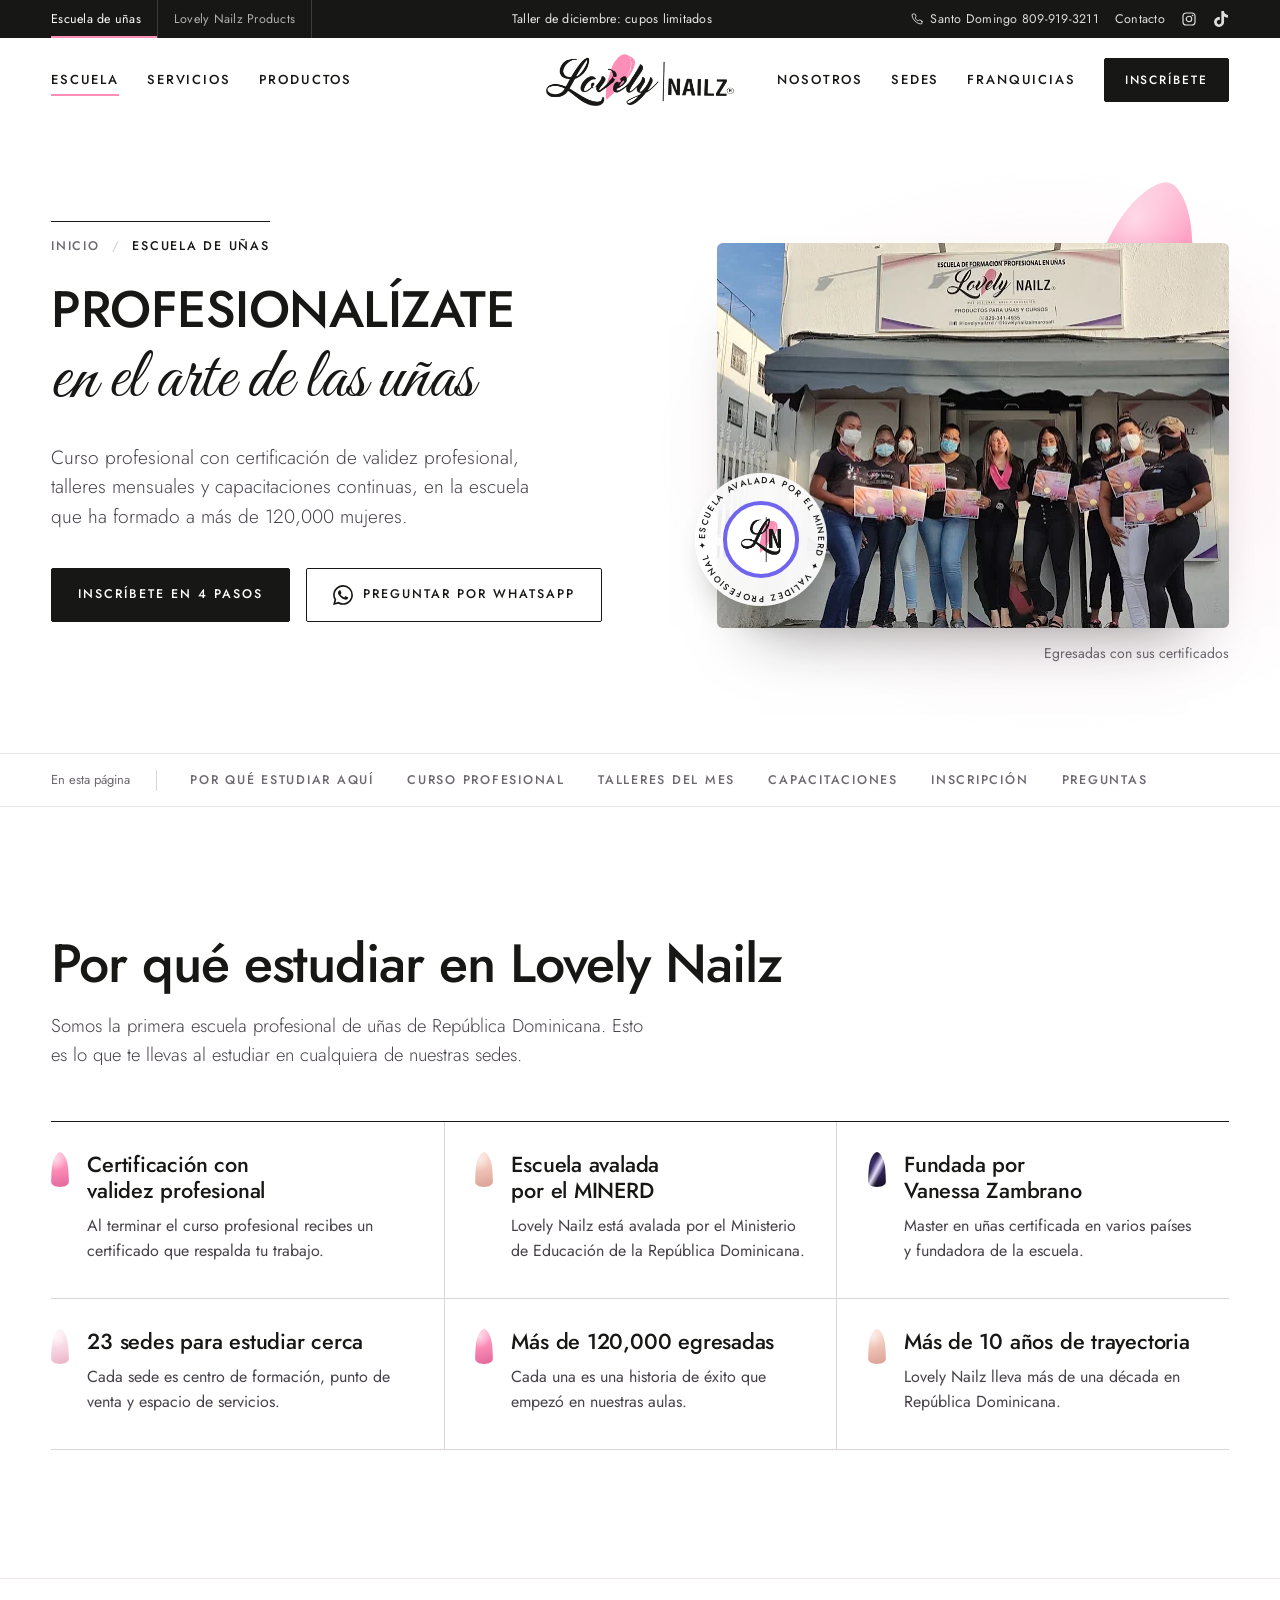
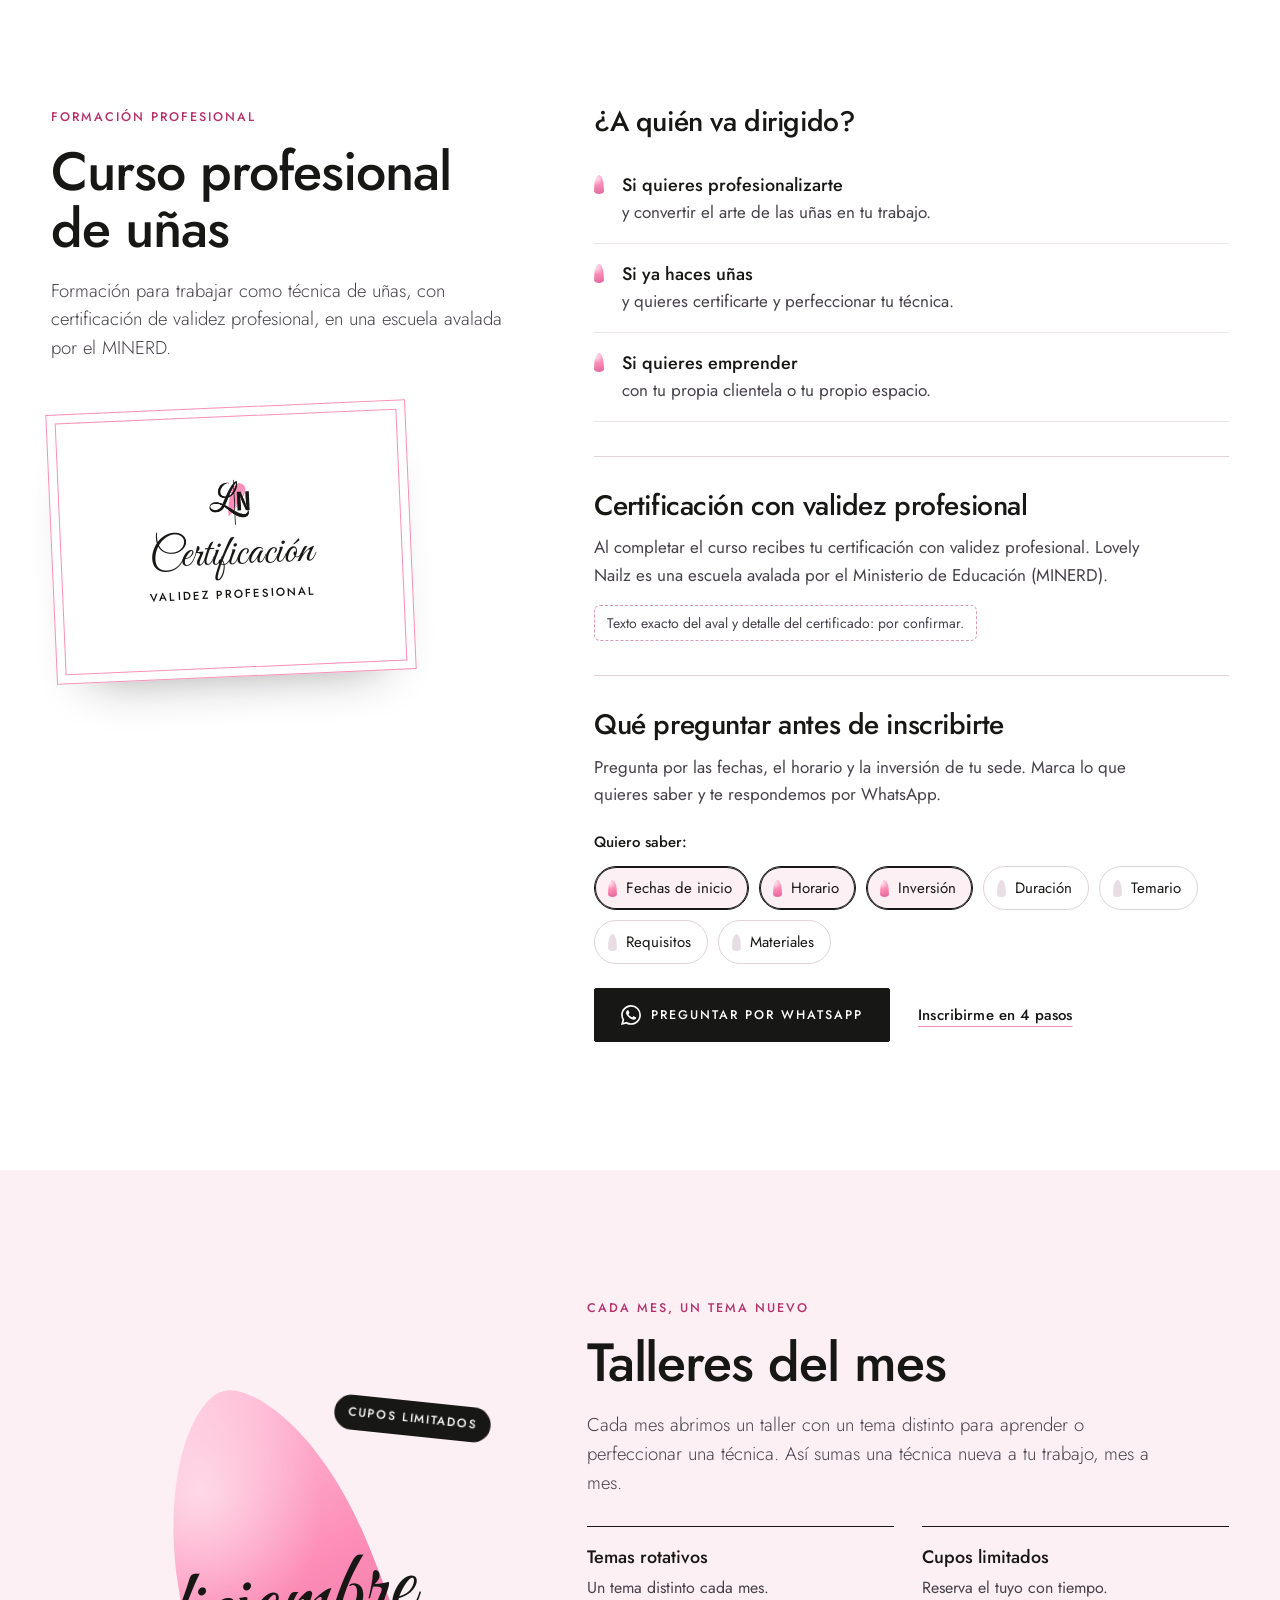
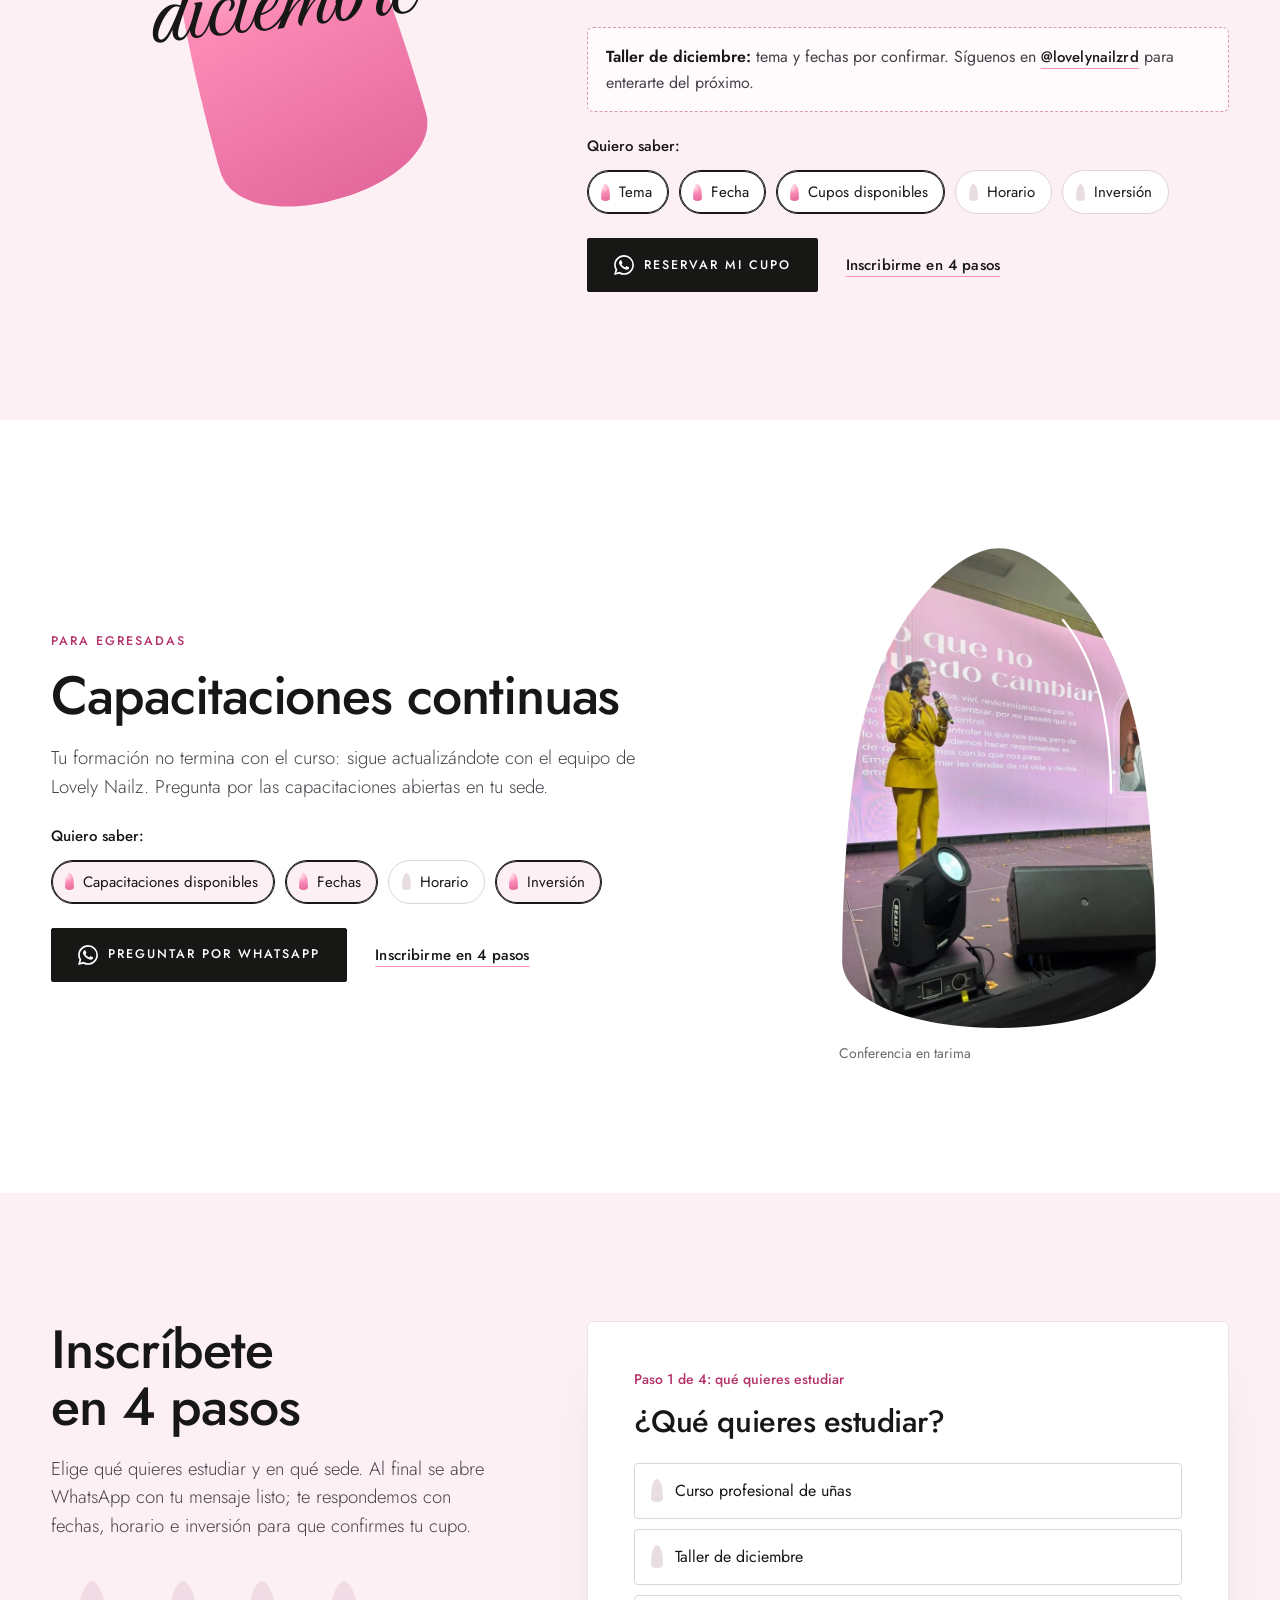
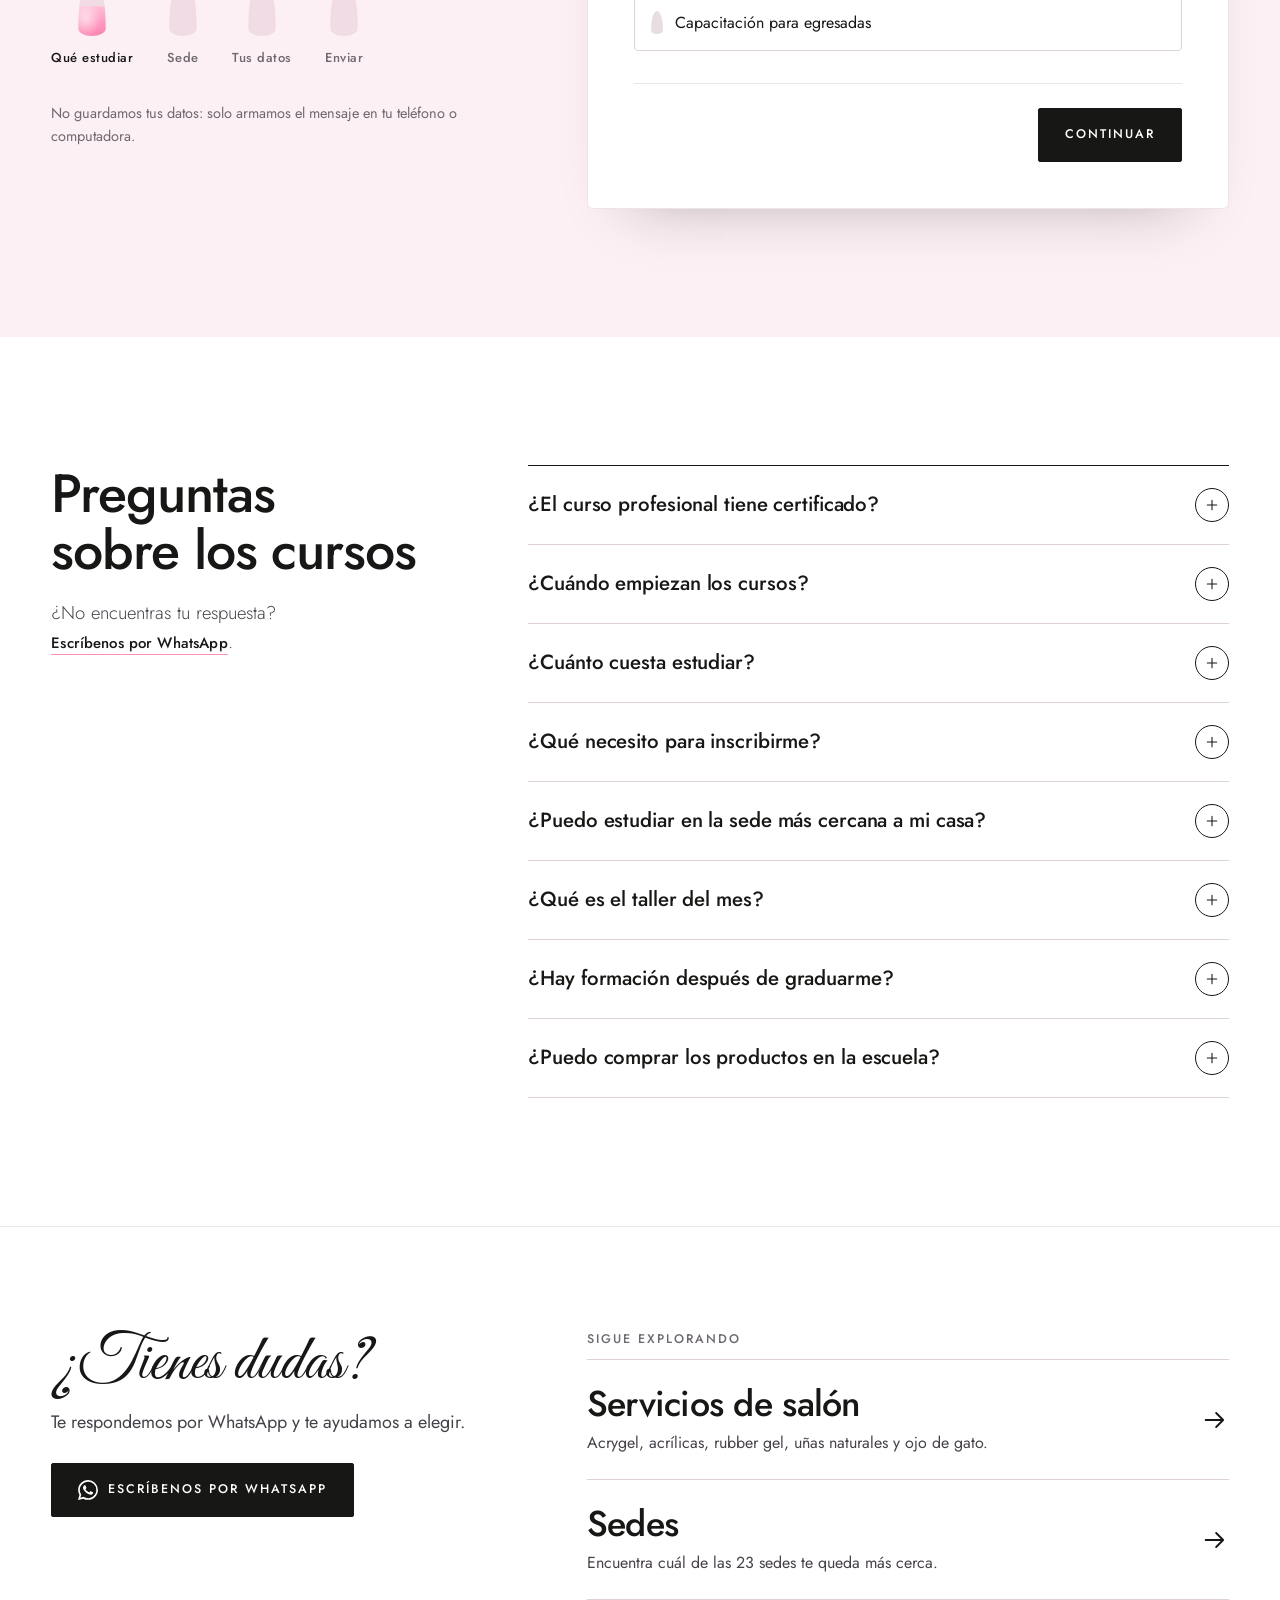
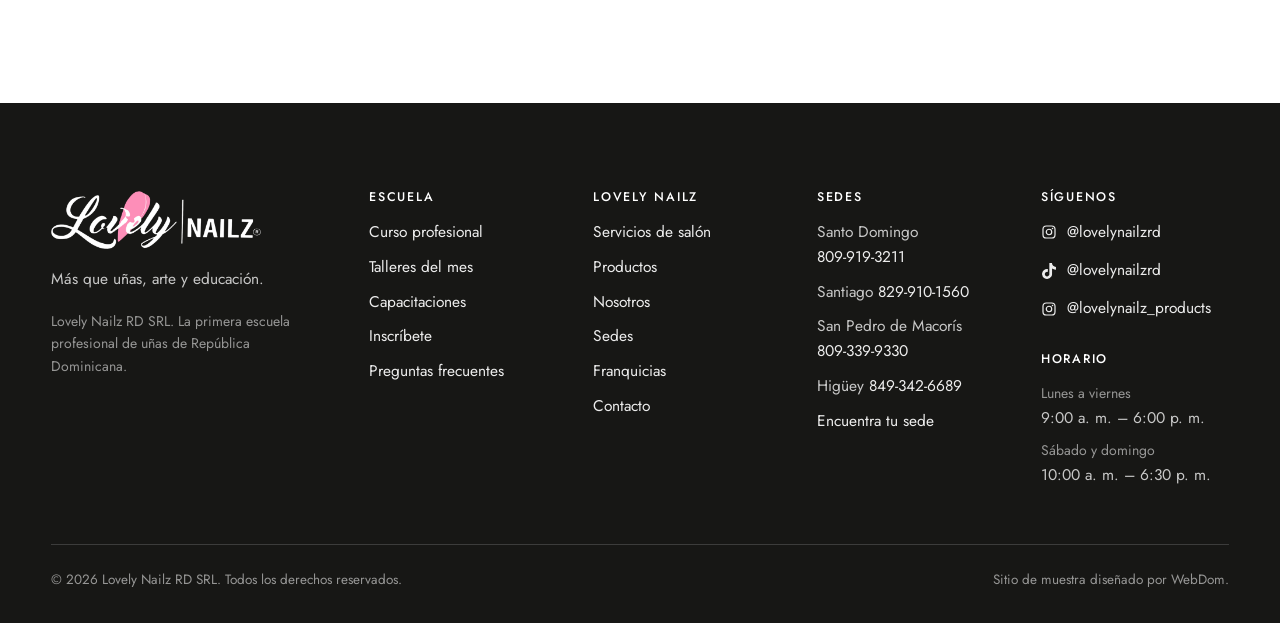
<file: escuela.html>
<!doctype html>
<html lang="es-DO" class="no-js con-subnav">
<head>
<meta charset="utf-8">
<meta name="viewport" content="width=device-width, initial-scale=1">
<title>Escuela de uñas: cursos, talleres y capacitaciones | Lovely Nailz RD</title>
<meta name="description" content="Curso profesional de uñas con certificación de validez profesional, talleres del mes con cupos limitados y capacitaciones continuas para egresadas. Inscríbete en 4 pasos.">
<meta name="theme-color" content="#171715">
<!-- PENDIENTE: cuando exista dominio, agregar <link rel="canonical"> y usar URL absoluta en og:image -->
<meta property="og:type" content="website">
<meta property="og:locale" content="es_DO">
<meta property="og:site_name" content="Lovely Nailz RD">
<meta property="og:title" content="Escuela de uñas Lovely Nailz | Profesionalízate en el arte de las uñas">
<meta property="og:description" content="Curso profesional de uñas con certificación de validez profesional, talleres del mes con cupos limitados y capacitaciones continuas para egresadas. Inscríbete en 4 pasos.">
<meta property="og:image" content="images/og-lovely-nailz.jpg">
<meta name="twitter:card" content="summary_large_image">
<link rel="icon" type="image/png" sizes="32x32" href="images/favicon-32.png">
<link rel="apple-touch-icon" href="images/apple-touch-icon.png">
<link rel="preconnect" href="https://fonts.googleapis.com">
<link rel="preconnect" href="https://fonts.gstatic.com" crossorigin>
<link rel="stylesheet" href="https://fonts.googleapis.com/css2?family=Great+Vibes&family=Jost:wght@300..700&display=swap">
<link rel="stylesheet" href="styles.css">
<script>document.documentElement.classList.replace('no-js', 'js');</script>
</head>
<body class="pag-escuela">
<a class="saltar" href="#contenido">Saltar al contenido</a>

<!-- Íconos -->
<svg class="sprite" aria-hidden="true" focusable="false">
  <symbol id="i-wa" viewBox="0 0 24 24"><path fill="currentColor" d="M17.47 14.38c-.3-.15-1.76-.87-2.03-.97-.27-.1-.47-.15-.67.15-.2.3-.77.97-.94 1.16-.17.2-.35.22-.64.07-.3-.15-1.26-.46-2.39-1.47-.88-.79-1.48-1.76-1.65-2.06-.17-.3-.02-.46.13-.6.13-.14.3-.35.45-.52.15-.18.2-.3.3-.5.1-.2.05-.37-.03-.52-.07-.15-.67-1.61-.92-2.2-.24-.59-.49-.5-.67-.51h-.57c-.2 0-.52.07-.79.37-.27.3-1.04 1.02-1.04 2.48 0 1.46 1.07 2.88 1.21 3.07.15.2 2.1 3.2 5.08 4.49.71.3 1.26.49 1.7.62.71.23 1.36.2 1.87.12.57-.08 1.76-.72 2-1.41.25-.7.25-1.29.18-1.41-.08-.13-.28-.2-.57-.35m-5.42 7.4h-.01a9.87 9.87 0 0 1-5.03-1.38l-.36-.21-3.74.98 1-3.65-.24-.37a9.86 9.86 0 0 1-1.51-5.26c0-5.45 4.44-9.88 9.89-9.88 2.64 0 5.12 1.03 6.99 2.9a9.83 9.83 0 0 1 2.89 6.99c0 5.45-4.44 9.88-9.88 9.88m8.41-18.3A11.82 11.82 0 0 0 12.05 0C5.5 0 .16 5.34.16 11.89c0 2.1.55 4.14 1.59 5.95L.06 24l6.3-1.65a11.88 11.88 0 0 0 5.68 1.45h.01c6.55 0 11.89-5.34 11.89-11.89a11.82 11.82 0 0 0-3.48-8.41Z"/></symbol>
  <symbol id="i-ig" viewBox="0 0 24 24"><rect x="3" y="3" width="18" height="18" rx="5" fill="none" stroke="currentColor" stroke-width="1.8"/><circle cx="12" cy="12" r="4.1" fill="none" stroke="currentColor" stroke-width="1.8"/><circle cx="17.3" cy="6.7" r="1.15" fill="currentColor"/></symbol>
  <symbol id="i-tt" viewBox="0 0 24 24"><path fill="currentColor" d="M12.53.02c1.31-.02 2.61-.01 3.91-.02.08 1.53.63 3.09 1.75 4.17 1.12 1.11 2.7 1.62 4.24 1.79v4.03a10.6 10.6 0 0 1-4.2-.97 12.4 12.4 0 0 1-1.62-.93c-.01 2.92.01 5.84-.02 8.75a7.64 7.64 0 0 1-1.35 3.94 7.45 7.45 0 0 1-5.91 3.21 7.29 7.29 0 0 1-4.08-1.03 7.54 7.54 0 0 1-3.65-5.71c-.02-.5-.03-1-.01-1.49a7.53 7.53 0 0 1 2.58-4.96 7.6 7.6 0 0 1 6.15-1.72c.02 1.48-.04 2.96-.04 4.44a3.46 3.46 0 0 0-3.02.37 3.47 3.47 0 0 0-1.36 1.75c-.21.51-.15 1.07-.14 1.61.24 1.64 1.82 3.02 3.5 2.87a3.35 3.35 0 0 0 2.77-1.61c.19-.33.4-.67.41-1.06.1-1.79.06-3.57.07-5.36.01-4.03-.01-8.05.02-12.07Z"/></symbol>
  <symbol id="i-tel" viewBox="0 0 24 24"><path fill="none" stroke="currentColor" stroke-width="1.8" stroke-linecap="round" stroke-linejoin="round" d="M22 16.92v3a2 2 0 0 1-2.18 2 19.8 19.8 0 0 1-8.63-3.07 19.5 19.5 0 0 1-6-6A19.8 19.8 0 0 1 2.12 4.18 2 2 0 0 1 4.11 2h3a2 2 0 0 1 2 1.72c.13.96.36 1.9.7 2.81a2 2 0 0 1-.45 2.11L8.09 9.91a16 16 0 0 0 6 6l1.27-1.27a2 2 0 0 1 2.11-.45c.91.34 1.85.57 2.81.7A2 2 0 0 1 22 16.92Z"/></symbol>
  <symbol id="i-pin" viewBox="0 0 24 24"><path fill="none" stroke="currentColor" stroke-width="1.8" stroke-linecap="round" stroke-linejoin="round" d="M21 10c0 7-9 13-9 13S3 17 3 10a9 9 0 0 1 18 0Z"/><circle cx="12" cy="10" r="3" fill="none" stroke="currentColor" stroke-width="1.8"/></symbol>
  <symbol id="i-ext" viewBox="0 0 24 24"><path fill="none" stroke="currentColor" stroke-width="1.8" stroke-linecap="round" stroke-linejoin="round" d="M18 13v6a2 2 0 0 1-2 2H5a2 2 0 0 1-2-2V8a2 2 0 0 1 2-2h6M15 3h6v6M10 14 21 3"/></symbol>
  <symbol id="i-izq" viewBox="0 0 24 24"><path fill="none" stroke="currentColor" stroke-width="1.6" stroke-linecap="round" stroke-linejoin="round" d="M15 18l-6-6 6-6"/></symbol>
  <symbol id="i-der" viewBox="0 0 24 24"><path fill="none" stroke="currentColor" stroke-width="1.6" stroke-linecap="round" stroke-linejoin="round" d="M9 18l6-6-6-6"/></symbol>
  <symbol id="i-flecha" viewBox="0 0 24 24"><path fill="none" stroke="currentColor" stroke-width="1.6" stroke-linecap="round" stroke-linejoin="round" d="M4 12h15M13 6l6 6-6 6"/></symbol>
  <symbol id="i-cerrar" viewBox="0 0 24 24"><path fill="none" stroke="currentColor" stroke-width="1.6" stroke-linecap="round" d="M18 6 6 18M6 6l12 12"/></symbol>
  <symbol id="i-mas" viewBox="0 0 24 24"><path fill="none" stroke="currentColor" stroke-width="1.6" stroke-linecap="round" d="M12 5v14M5 12h14"/></symbol>
  <symbol id="i-check" viewBox="0 0 24 24"><path fill="none" stroke="currentColor" stroke-width="2" stroke-linecap="round" stroke-linejoin="round" d="M20 6 9 17l-5-5"/></symbol>
  <symbol id="i-copiar" viewBox="0 0 24 24"><rect x="9" y="9" width="12" height="12" rx="2" fill="none" stroke="currentColor" stroke-width="1.8"/><path fill="none" stroke="currentColor" stroke-width="1.8" d="M5 15H4a1 1 0 0 1-1-1V4a1 1 0 0 1 1-1h10a1 1 0 0 1 1 1v1"/></symbol>
  <symbol id="i-reloj" viewBox="0 0 24 24"><circle cx="12" cy="12" r="9" fill="none" stroke="currentColor" stroke-width="1.8"/><path fill="none" stroke="currentColor" stroke-width="1.8" stroke-linecap="round" stroke-linejoin="round" d="M12 7v5l3.2 2"/></symbol>
  <symbol id="i-buscar" viewBox="0 0 24 24"><circle cx="11" cy="11" r="7" fill="none" stroke="currentColor" stroke-width="1.8"/><path fill="none" stroke="currentColor" stroke-width="1.8" stroke-linecap="round" d="m20.5 20.5-4.2-4.2"/></symbol>
</svg>

<!-- Barra superior: marcas (como las pestañas de escuela y academia de la referencia) y contacto -->
<div class="barra-sup">
  <div class="wrap barra-sup-in">
    <nav class="barra-marcas" aria-label="Marcas Lovely Nailz">
      <a href="index.html" class="is-actual">Escuela de uñas</a>
      <a href="productos.html">Lovely Nailz Products</a>
    </nav>
    <p class="barra-aviso"><a href="escuela.html#talleres">Taller <span data-mes-titulo>del mes</span>: cupos limitados</a></p>
    <div class="barra-contacto">
      <a href="tel:+18099193211"><svg class="ico ico--xs" aria-hidden="true"><use href="#i-tel"/></svg>Santo Domingo 809-919-3211</a>
      <a href="franquicias.html#contacto">Contacto</a>
      <a href="https://www.instagram.com/lovelynailzrd" target="_blank" rel="noopener" aria-label="Instagram de Lovely Nailz"><svg class="ico ico--sm" aria-hidden="true"><use href="#i-ig"/></svg></a>
      <a href="https://www.tiktok.com/@lovelynailzrd" target="_blank" rel="noopener" aria-label="TikTok de Lovely Nailz"><svg class="ico ico--sm" aria-hidden="true"><use href="#i-tt"/></svg></a>
    </div>
  </div>
</div>

<header class="cabecera" id="cabecera">
  <div class="wrap cabecera-in">
    <button class="menu-btn" type="button" aria-expanded="false" aria-controls="menu-movil">
      <span class="menu-btn-lineas" aria-hidden="true"><span></span><span></span></span>
      <span class="sr">Abrir menú</span>
    </button>
    <nav class="nav nav--izq" aria-label="Principal">
      <a href="escuela.html" aria-current="page">Escuela</a>
      <a href="servicios.html">Servicios</a>
      <a href="productos.html">Productos</a>
    </nav>
    <a class="logo" href="index.html">
      <img src="images/logo/lovely-nailz-wordmark.png" width="720" height="200" alt="Lovely Nailz, inicio">
    </a>
    <div class="cabecera-der">
      <nav class="nav nav--der" aria-label="Más páginas">
        <a href="nosotros.html">Nosotros</a>
        <a href="sedes.html">Sedes</a>
        <a href="franquicias.html">Franquicias</a>
      </nav>
      <a class="btn btn--sm cabecera-cta" href="escuela.html#inscripcion"><span class="btn-txt">Inscríbete</span></a>
      <a class="cabecera-wa" data-wa="general" href="https://wa.me/18493426689" target="_blank" rel="noopener" aria-label="Escribir a Lovely Nailz por WhatsApp"><svg class="ico" aria-hidden="true"><use href="#i-wa"/></svg></a>
    </div>
  </div>
</header>

<!-- Menú de tablet y móvil (fuera de la cabecera para que se fije a la pantalla) -->
<div class="menu-movil" id="menu-movil" hidden>
  <div class="wrap menu-movil-in">
    <nav class="menu-movil-nav" aria-label="Menú">
      <a href="index.html">Inicio</a>
      <a href="escuela.html" aria-current="page">Escuela y cursos</a>
      <a href="servicios.html">Servicios de salón</a>
      <a href="productos.html">Productos</a>
      <a href="nosotros.html">Nosotros</a>
      <a href="sedes.html">Sedes</a>
      <a href="franquicias.html">Franquicias y contacto</a>
    </nav>
    <div class="menu-movil-acciones">
      <a class="btn" href="escuela.html#inscripcion"><span class="btn-txt">Inscríbete</span></a>
      <a class="btn btn--ghost" data-wa="general" href="https://wa.me/18493426689" target="_blank" rel="noopener"><svg class="ico" aria-hidden="true"><use href="#i-wa"/></svg><span class="btn-txt">Escríbenos por WhatsApp</span></a>
    </div>
    <p class="menu-movil-pie">Santo Domingo <a href="tel:+18099193211">809-919-3211</a> <span class="sep" aria-hidden="true"></span> <a href="https://www.instagram.com/lovelynailzrd" target="_blank" rel="noopener">@lovelynailzrd</a></p>
  </div>
</div>

<main id="contenido">

  <!-- ===== Encabezado de página ===== -->
  <section class="pag-hero" aria-labelledby="ph-titulo">
    <div class="wrap pag-hero-grid">
      <div class="pag-hero-texto">
        <nav class="migas" aria-label="Ruta" data-entra style="--d:60ms"><a href="index.html">Inicio</a><span aria-hidden="true">/</span><span aria-current="page">Escuela de uñas</span></nav>
        <h1 class="pag-titulo pag-titulo--largo" id="ph-titulo">
          <span class="linea"><span class="h1-a" style="--d:180ms">Profesionalízate</span></span>
          <span class="linea linea--script"><span class="h1-b" style="--d:320ms">en el arte de las uñas</span></span>
        </h1>
        <p class="pag-lead" data-entra style="--d:480ms">Curso profesional con certificación de validez profesional, talleres mensuales y capacitaciones continuas, en la escuela que ha formado a más de 120,000 mujeres.</p>
        <div class="hero-acciones" data-entra style="--d:600ms">
          <a class="btn" href="#inscripcion"><span class="btn-txt">Inscríbete en 4 pasos</span></a>
          <a class="btn btn--ghost" data-wa="curso" href="https://wa.me/18493426689" target="_blank" rel="noopener"><svg class="ico" aria-hidden="true"><use href="#i-wa"/></svg><span class="btn-txt">Preguntar por WhatsApp</span></a>
        </div>
      </div>
      <div class="pag-hero-visual escuela-visual" data-entra style="--d:360ms">
        <figure class="marco marco--rect escuela-foto">
          <div class="marco-in"><img src="images/fotos/egresadas-certificados.webp" width="512" height="384" fetchpriority="high" alt="Egresadas de Lovely Nailz con sus certificados frente a una sede"></div>
          <figcaption>Egresadas con sus certificados</figcaption>
        </figure>
        <div class="sello sello--suelto" aria-hidden="true">
          <svg class="sello-anillo" viewBox="0 0 200 200">
            <defs><path id="sello-curva" d="M100 100m-80 0a80 80 0 1 1 160 0a80 80 0 1 1-160 0"/></defs>
            <text><textPath href="#sello-curva" textLength="500" lengthAdjust="spacing">ESCUELA AVALADA POR EL MINERD ✦ VALIDEZ PROFESIONAL ✦</textPath></text>
          </svg>
          <span class="sello-centro"><img src="images/logo/ln-monograma.png" width="300" height="338" alt=""></span>
        </div>
      </div>
    </div>
  </section>

  <!-- Navegación de la página -->
  <nav class="subnav" aria-label="En esta página">
    <div class="subnav-in">
      <span class="subnav-txt" aria-hidden="true">En esta página</span>
      <a href="#por-que">Por qué estudiar aquí</a>
      <a href="#curso">Curso profesional</a>
      <a href="#talleres">Talleres del mes</a>
      <a href="#capacitaciones">Capacitaciones</a>
      <a href="#inscripcion">Inscripción</a>
      <a href="#preguntas">Preguntas</a>
    </div>
  </nav>

  <!-- ===== Por qué estudiar aquí ===== -->
  <section class="sec razones" id="por-que" aria-labelledby="razones-titulo">
    <div class="wrap">
      <div class="sec-cab">
        <h2 class="h2" id="razones-titulo">Por qué estudiar en Lovely Nailz</h2>
        <p class="sec-intro">Somos la primera escuela profesional de uñas de República Dominicana. Esto es lo que te llevas al estudiar en cualquiera de nuestras sedes.</p>
      </div>
      <ul class="razones-lista">
        <li>
          <span class="mini-una mini-una--laca" aria-hidden="true"></span>
          <h3>Certificación con validez profesional</h3>
          <p>Al terminar el curso profesional recibes un certificado que respalda tu trabajo.</p>
        </li>
        <li>
          <span class="mini-una mini-una--nude" aria-hidden="true"></span>
          <h3>Escuela avalada por el MINERD</h3>
          <p>Lovely Nailz está avalada por el Ministerio de Educación de la República Dominicana.</p>
        </li>
        <li>
          <span class="mini-una mini-una--ojo" data-ojo aria-hidden="true"></span>
          <h3>Fundada por Vanessa Zambrano</h3>
          <p>Master en uñas certificada en varios países y fundadora de la escuela.</p>
        </li>
        <li>
          <span class="mini-una mini-una--rubber" aria-hidden="true"></span>
          <h3>23 sedes para estudiar cerca</h3>
          <p>Cada sede es centro de formación, punto de venta y espacio de servicios.</p>
        </li>
        <li>
          <span class="mini-una mini-una--laca" aria-hidden="true"></span>
          <h3>Más de 120,000 egresadas</h3>
          <p>Cada una es una historia de éxito que empezó en nuestras aulas.</p>
        </li>
        <li>
          <span class="mini-una mini-una--nude" aria-hidden="true"></span>
          <h3>Más de 10 años de trayectoria</h3>
          <p>Lovely Nailz lleva más de una década en República Dominicana.</p>
        </li>
      </ul>
    </div>
  </section>

  <!-- ===== Curso profesional ===== -->
  <section class="sec sec--borde curso" id="curso" aria-labelledby="curso-titulo">
    <div class="wrap curso-grid">
      <div class="curso-lado">
        <p class="eyebrow">Formación profesional</p>
        <h2 class="h2" id="curso-titulo">Curso profesional de uñas</h2>
        <p class="sec-intro">Formación para trabajar como técnica de uñas, con certificación de validez profesional, en una escuela avalada por el MINERD.</p>
        <div class="cert" aria-hidden="true">
          <img class="cert-sello" src="images/logo/ln-monograma.png" width="300" height="338" alt="">
          <span class="cert-script">Certificación</span>
          <span class="cert-sub">Validez profesional</span>
                  </div>
      </div>

      <div class="curso-bloques">
        <div class="bloque">
          <h3 class="bloque-titulo">¿A quién va dirigido?</h3>
          <ul class="perfiles">
            <li><strong>Si quieres profesionalizarte</strong><span>y convertir el arte de las uñas en tu trabajo.</span></li>
            <li><strong>Si ya haces uñas</strong><span>y quieres certificarte y perfeccionar tu técnica.</span></li>
            <li><strong>Si quieres emprender</strong><span>con tu propia clientela o tu propio espacio.</span></li>
          </ul>
        </div>

        <div class="bloque">
          <h3 class="bloque-titulo">Certificación con validez profesional</h3>
          <p>Al completar el curso recibes tu certificación con validez profesional. Lovely Nailz es una escuela avalada por el Ministerio de Educación (MINERD).</p>
          <p class="nota nota--pendiente" data-pendiente="Texto exacto del aval del MINERD y qué incluye el certificado">Texto exacto del aval y detalle del certificado: por confirmar.</p>
        </div>

        <div class="bloque">
          <h3 class="bloque-titulo">Qué preguntar antes de inscribirte</h3>
          <p>Pregunta por las fechas, el horario y la inversión de tu sede. Marca lo que quieres saber y te respondemos por WhatsApp.</p>
          <div class="preguntar" data-preguntar="curso" data-pendiente="Temario, duración, horario, inversión y requisitos del curso">
            <p class="preguntar-titulo" id="pq-curso">Quiero saber:</p>
            <div class="chips" role="group" aria-labelledby="pq-curso">
              <label class="chip"><input type="checkbox" value="las fechas de inicio" checked><span>Fechas de inicio</span></label>
              <label class="chip"><input type="checkbox" value="el horario" checked><span>Horario</span></label>
              <label class="chip"><input type="checkbox" value="la inversión" checked><span>Inversión</span></label>
              <label class="chip"><input type="checkbox" value="la duración"><span>Duración</span></label>
              <label class="chip"><input type="checkbox" value="el temario"><span>Temario</span></label>
              <label class="chip"><input type="checkbox" value="los requisitos"><span>Requisitos</span></label>
              <label class="chip"><input type="checkbox" value="los materiales que necesito"><span>Materiales</span></label>
            </div>
            <p class="preguntar-aviso" hidden>Marca al menos una opción para armar tu mensaje.</p>
            <div class="acciones">
              <a class="btn" data-preguntar-wa href="https://wa.me/18493426689" target="_blank" rel="noopener"><svg class="ico" aria-hidden="true"><use href="#i-wa"/></svg><span class="btn-txt">Preguntar por WhatsApp</span></a>
              <a class="enlace" href="#inscripcion" data-preseleccion="interes:curso">Inscribirme en 4 pasos</a>
            </div>
          </div>
        </div>
      </div>
    </div>
  </section>

  <!-- ===== Talleres del mes ===== -->
  <section class="sec sec--rosa talleres" id="talleres" aria-labelledby="talleres-titulo">
    <div class="wrap talleres-grid">
      <div class="talleres-visual" aria-hidden="true">
        <span class="mes-una"></span>
        <span class="mes-nombre" data-mes>del mes</span>
        <span class="talleres-cupos">Cupos limitados</span>
      </div>
      <div class="talleres-texto">
        <p class="eyebrow">Cada mes, un tema nuevo</p>
        <h2 class="h2" id="talleres-titulo">Talleres del mes</h2>
        <p class="sec-intro">Cada mes abrimos un taller con un tema distinto para aprender o perfeccionar una técnica. Así sumas una técnica nueva a tu trabajo, mes a mes.</p>
        <ul class="datos-dos">
          <li><strong>Temas rotativos</strong><span>Un tema distinto cada mes.</span></li>
          <li><strong>Cupos limitados</strong><span>Reserva el tuyo con tiempo.</span></li>
        </ul>
        <p class="taller-actual" data-pendiente="Tema y fechas del taller de este mes"><strong>Taller <span data-mes-titulo>del mes</span>:</strong> tema y fechas por confirmar. Síguenos en <a class="enlace" href="https://www.instagram.com/lovelynailzrd" target="_blank" rel="noopener">@lovelynailzrd</a> para enterarte del próximo.</p>
        <div class="preguntar" data-preguntar="taller">
          <p class="preguntar-titulo" id="pq-taller">Quiero saber:</p>
          <div class="chips" role="group" aria-labelledby="pq-taller">
            <label class="chip"><input type="checkbox" value="el tema" checked><span>Tema</span></label>
            <label class="chip"><input type="checkbox" value="la fecha" checked><span>Fecha</span></label>
            <label class="chip"><input type="checkbox" value="cuántos cupos quedan" checked><span>Cupos disponibles</span></label>
            <label class="chip"><input type="checkbox" value="el horario"><span>Horario</span></label>
            <label class="chip"><input type="checkbox" value="la inversión"><span>Inversión</span></label>
          </div>
          <p class="preguntar-aviso" hidden>Marca al menos una opción para armar tu mensaje.</p>
          <div class="acciones">
            <a class="btn" data-preguntar-wa href="https://wa.me/18493426689" target="_blank" rel="noopener"><svg class="ico" aria-hidden="true"><use href="#i-wa"/></svg><span class="btn-txt">Reservar mi cupo</span></a>
            <a class="enlace" href="#inscripcion" data-preseleccion="interes:taller">Inscribirme en 4 pasos</a>
          </div>
        </div>
      </div>
    </div>
  </section>

  <!-- ===== Capacitaciones continuas ===== -->
  <section class="sec capacitaciones" id="capacitaciones" aria-labelledby="cap-titulo">
    <div class="wrap cap-grid">
      <div class="cap-texto">
        <p class="eyebrow">Para egresadas</p>
        <h2 class="h2" id="cap-titulo">Capacitaciones continuas</h2>
        <p class="sec-intro">Tu formación no termina con el curso: sigue actualizándote con el equipo de Lovely Nailz. Pregunta por las capacitaciones abiertas en tu sede.</p>
        <div class="preguntar" data-preguntar="capacitacion" data-pendiente="Capacitaciones disponibles y para quién son">
          <p class="preguntar-titulo" id="pq-cap">Quiero saber:</p>
          <div class="chips" role="group" aria-labelledby="pq-cap">
            <label class="chip"><input type="checkbox" value="qué capacitaciones tienen disponibles" checked><span>Capacitaciones disponibles</span></label>
            <label class="chip"><input type="checkbox" value="las fechas" checked><span>Fechas</span></label>
            <label class="chip"><input type="checkbox" value="el horario"><span>Horario</span></label>
            <label class="chip"><input type="checkbox" value="la inversión" checked><span>Inversión</span></label>
          </div>
          <p class="preguntar-aviso" hidden>Marca al menos una opción para armar tu mensaje.</p>
          <div class="acciones">
            <a class="btn" data-preguntar-wa href="https://wa.me/18493426689" target="_blank" rel="noopener"><svg class="ico" aria-hidden="true"><use href="#i-wa"/></svg><span class="btn-txt">Preguntar por WhatsApp</span></a>
            <a class="enlace" href="#inscripcion" data-preseleccion="interes:capacitacion">Inscribirme en 4 pasos</a>
          </div>
        </div>
      </div>
      <figure class="marco marco--una cap-foto" data-pintar data-pendiente="Confirmar quién aparece en la foto de conferencia y el permiso para usarla">
        <div class="marco-in"><img src="images/fotos/vanessa-zambrano-conferencia.webp" width="768" height="1024" loading="lazy" alt="Conferencia en tarima frente a una pantalla rosada" style="object-position:28% 30%"></div>
        <figcaption>Conferencia en tarima</figcaption>
      </figure>
    </div>
  </section>

  <!-- ===== Inscripción en 4 pasos (arma el mensaje de WhatsApp; no guarda datos) ===== -->
  <section class="sec sec--rosa inscripcion" id="inscripcion" aria-labelledby="insc-titulo">
    <div class="wrap insc-grid">
      <div class="insc-intro">
        <h2 class="h2" id="insc-titulo">Inscríbete en 4 pasos</h2>
        <p class="sec-intro">Elige qué quieres estudiar y en qué sede. Al final se abre WhatsApp con tu mensaje listo; te respondemos con fechas, horario e inversión para que confirmes tu cupo.</p>
        <ol class="progreso" aria-hidden="true">
          <li data-paso="1" class="is-actual"><span class="p-una"></span><span class="p-txt">Qué estudiar</span></li>
          <li data-paso="2"><span class="p-una"></span><span class="p-txt">Sede</span></li>
          <li data-paso="3"><span class="p-una"></span><span class="p-txt">Tus datos</span></li>
          <li data-paso="4"><span class="p-una"></span><span class="p-txt">Enviar</span></li>
        </ol>
        <p class="nota">No guardamos tus datos: solo armamos el mensaje en tu teléfono o computadora.</p>
      </div>

      <div class="insc-caja">
        <noscript>
          <p class="insc-sinjs">Para inscribirte, escríbenos por WhatsApp al <a href="https://wa.me/18493426689">849-342-6689</a>.</p>
        </noscript>
        <form class="insc-form" id="insc-form" data-wizard="escuela" novalidate>
          <p class="insc-estado" aria-live="polite">Paso 1 de 4: qué quieres estudiar</p>

          <fieldset class="paso" data-paso="1" data-nombre="qué quieres estudiar">
            <legend class="paso-titulo" tabindex="-1">¿Qué quieres estudiar?</legend>
            <div class="opciones opciones--una-col" role="radiogroup" aria-label="Formación" aria-describedby="err-interes" data-req="radio:interes" data-error="Elige una opción para continuar." data-resumen="Quiero">
              <label class="opcion"><input type="radio" name="interes" value="curso"><span>Curso profesional de uñas</span></label>
              <label class="opcion"><input type="radio" name="interes" value="taller"><span><span>Taller <span data-mes-titulo>del mes</span></span></span></label>
              <label class="opcion"><input type="radio" name="interes" value="capacitacion"><span>Capacitación para egresadas</span></label>
            </div>
            <p class="error" id="err-interes" hidden></p>
          </fieldset>

          <fieldset class="paso" data-paso="2" data-nombre="la sede" hidden>
            <legend class="paso-titulo" tabindex="-1">¿En qué sede?</legend>
            <div class="opciones opciones--sedes" role="radiogroup" aria-label="Sede" aria-describedby="err-sede" data-req="radio:sede" data-error="Elige una sede para continuar." data-resumen="Sede">
              <label class="opcion"><input type="radio" name="sede" value="Santo Domingo"><span>Santo Domingo</span></label>
              <label class="opcion"><input type="radio" name="sede" value="Santiago"><span>Santiago</span></label>
              <label class="opcion"><input type="radio" name="sede" value="San Pedro de Macorís"><span>San Pedro de Macorís</span></label>
              <label class="opcion"><input type="radio" name="sede" value="Higüey"><span>Higüey</span></label>
              <label class="opcion opcion--ancha"><input type="radio" name="sede" value="otra" data-txt="La más cercana a mi ciudad"><span>Otra ciudad: búsquenme la más cercana</span></label>
            </div>
            <p class="error" id="err-sede" hidden></p>
            <div class="campo" data-si="sede=otra" hidden>
              <label for="ciudad">¿En qué ciudad estás?</label>
              <input type="text" id="ciudad" name="ciudad" autocomplete="address-level2" aria-describedby="err-ciudad" data-req="texto" data-error="Escribe tu ciudad para buscarte la sede más cercana." data-resumen="Ciudad">
              <p class="error" id="err-ciudad" hidden></p>
            </div>
          </fieldset>

          <fieldset class="paso" data-paso="3" data-nombre="tus datos" hidden>
            <legend class="paso-titulo" tabindex="-1">Tus datos</legend>
            <p class="grupo-titulo" id="lbl-horario">¿Cuándo prefieres estudiar?</p>
            <div class="opciones" role="radiogroup" aria-labelledby="lbl-horario" data-resumen="Horario">
              <label class="opcion"><input type="radio" name="horario" value="en la mañana" checked><span>En la mañana</span></label>
              <label class="opcion"><input type="radio" name="horario" value="en la tarde"><span>En la tarde</span></label>
              <label class="opcion"><input type="radio" name="horario" value="los fines de semana"><span>Fines de semana</span></label>
              <label class="opcion"><input type="radio" name="horario" value="en el horario que tengan disponible"><span>Me adapto</span></label>
            </div>
            <div class="campo">
              <label for="nombre">Tu nombre</label>
              <input type="text" id="nombre" name="nombre" autocomplete="name" aria-describedby="err-nombre" data-req="texto" data-error="Escribe tu nombre para saber cómo llamarte." data-resumen="Nombre">
              <p class="error" id="err-nombre" hidden></p>
            </div>
            <div class="campo">
              <label for="comentario">Comentario <span class="opcional">(opcional)</span></label>
              <textarea id="comentario" name="comentario" rows="3" placeholder="Por ejemplo: si ya tienes experiencia o qué te gustaría aprender"></textarea>
            </div>
          </fieldset>

          <fieldset class="paso" data-paso="4" data-nombre="revisa tu mensaje" hidden>
            <legend class="paso-titulo" tabindex="-1">Revisa tu mensaje</legend>
            <dl class="resumen"></dl>
            <div class="campo">
              <label for="mensaje-wa">Mensaje que se enviará por WhatsApp</label>
              <textarea id="mensaje-wa" rows="5" readonly></textarea>
            </div>
            <button class="enlace enlace--btn" type="button" data-copiar><svg class="ico ico--sm" aria-hidden="true"><use href="#i-copiar"/></svg><span>Copiar mensaje</span></button>
          </fieldset>

          <div class="insc-exito" hidden>
            <span class="exito-una" aria-hidden="true"><svg class="ico"><use href="#i-check"/></svg></span>
            <h3 class="h3" tabindex="-1">Tu mensaje está listo en WhatsApp</h3>
            <p>Solo falta tocar «Enviar» en WhatsApp. Si no se abrió, usa el botón de abajo.</p>
            <div class="acciones">
              <a class="btn" data-exito-wa href="https://wa.me/18493426689" target="_blank" rel="noopener"><svg class="ico" aria-hidden="true"><use href="#i-wa"/></svg><span class="btn-txt">Abrir WhatsApp otra vez</span></a>
              <button class="enlace enlace--btn" type="button" data-reiniciar>Empezar de nuevo</button>
            </div>
          </div>

          <div class="insc-nav">
            <button class="btn btn--ghost" type="button" data-atras hidden><span class="btn-txt">Atrás</span></button>
            <button class="btn" type="submit" data-siguiente><span class="btn-txt">Continuar</span></button>
          </div>
        </form>
      </div>
    </div>
  </section>

  <!-- ===== Preguntas frecuentes de cursos ===== -->
  <section class="sec faq" id="preguntas" aria-labelledby="faq-titulo">
    <div class="wrap faq-grid">
      <div class="faq-cab">
        <h2 class="h2" id="faq-titulo">Preguntas sobre los cursos</h2>
        <p class="sec-intro">¿No encuentras tu respuesta? <a class="enlace" data-wa="curso" href="https://wa.me/18493426689" target="_blank" rel="noopener">Escríbenos por WhatsApp</a>.</p>
      </div>
      <div class="faq-lista">
        <details class="faq-item">
          <summary><span>¿El curso profesional tiene certificado?</span><span class="faq-icono" aria-hidden="true"><svg class="ico ico--sm"><use href="#i-mas"/></svg></span></summary>
          <div class="faq-resp"><p>Sí. Al completar el curso recibes una certificación con validez profesional, y Lovely Nailz es una escuela avalada por el MINERD.</p></div>
        </details>
        <details class="faq-item">
          <summary><span>¿Cuándo empiezan los cursos?</span><span class="faq-icono" aria-hidden="true"><svg class="ico ico--sm"><use href="#i-mas"/></svg></span></summary>
          <div class="faq-resp"><p>Escríbenos por WhatsApp con tu sede y te enviamos las próximas fechas, junto con el horario.</p></div>
        </details>
        <details class="faq-item">
          <summary><span>¿Cuánto cuesta estudiar?</span><span class="faq-icono" aria-hidden="true"><svg class="ico ico--sm"><use href="#i-mas"/></svg></span></summary>
          <div class="faq-resp"><p>Te enviamos la inversión por WhatsApp, junto con las fechas y el horario de tu sede.</p></div>
        </details>
        <details class="faq-item">
          <summary><span>¿Qué necesito para inscribirme?</span><span class="faq-icono" aria-hidden="true"><svg class="ico ico--sm"><use href="#i-mas"/></svg></span></summary>
          <div class="faq-resp"><p>Escríbenos con el curso y la sede que te interesan. Te enviamos los requisitos junto con las fechas, el horario y la inversión.</p></div>
        </details>
        <details class="faq-item">
          <summary><span>¿Puedo estudiar en la sede más cercana a mi casa?</span><span class="faq-icono" aria-hidden="true"><svg class="ico ico--sm"><use href="#i-mas"/></svg></span></summary>
          <div class="faq-resp"><p>Tenemos 23 sedes en el país y cada una es centro de formación. Si no sabes cuál te queda más cerca, usa el <a class="enlace" href="sedes.html#encuentra">buscador de sedes</a> o escríbenos.</p></div>
        </details>
        <details class="faq-item">
          <summary><span>¿Qué es el taller del mes?</span><span class="faq-icono" aria-hidden="true"><svg class="ico ico--sm"><use href="#i-mas"/></svg></span></summary>
          <div class="faq-resp"><p>Es un taller con un tema distinto cada mes para aprender o perfeccionar una técnica. Los cupos son limitados, así que conviene reservar con tiempo.</p></div>
        </details>
        <details class="faq-item">
          <summary><span>¿Hay formación después de graduarme?</span><span class="faq-icono" aria-hidden="true"><svg class="ico ico--sm"><use href="#i-mas"/></svg></span></summary>
          <div class="faq-resp"><p>Sí. Las capacitaciones continuas son para egresadas que quieren seguir actualizándose. Pregunta por las que están abiertas en tu sede.</p></div>
        </details>
        <details class="faq-item">
          <summary><span>¿Puedo comprar los productos en la escuela?</span><span class="faq-icono" aria-hidden="true"><svg class="ico ico--sm"><use href="#i-mas"/></svg></span></summary>
          <div class="faq-resp"><p>Sí. Cada sede también es punto de venta de los <a class="enlace" href="productos.html">productos Lovely Nailz</a>. Pregunta por la disponibilidad antes de ir.</p></div>
        </details>
      </div>
    </div>
  </section>

  <section class="seguir" aria-labelledby="seguir-titulo">
    <div class="wrap seguir-grid">
      <div class="seguir-cta">
        <h2 class="seguir-titulo" id="seguir-titulo">¿Tienes dudas?</h2>
        <p>Te respondemos por WhatsApp y te ayudamos a elegir.</p>
        <a class="btn" data-wa="curso" href="https://wa.me/18493426689" target="_blank" rel="noopener"><svg class="ico" aria-hidden="true"><use href="#i-wa"/></svg><span class="btn-txt">Escríbenos por WhatsApp</span></a>
      </div>
      <nav class="seguir-links" aria-label="Sigue explorando">
        <p class="seguir-kicker">Sigue explorando</p>
        <a class="seguir-link" href="servicios.html"><span class="seguir-nombre">Servicios de salón</span><span class="seguir-desc">Acrygel, acrílicas, rubber gel, uñas naturales y ojo de gato.</span><svg class="ico seguir-flecha" aria-hidden="true"><use href="#i-flecha"/></svg></a>
        <a class="seguir-link" href="sedes.html"><span class="seguir-nombre">Sedes</span><span class="seguir-desc">Encuentra cuál de las 23 sedes te queda más cerca.</span><svg class="ico seguir-flecha" aria-hidden="true"><use href="#i-flecha"/></svg></a>
      </nav>
    </div>
  </section>

</main>

<footer class="pie">
  <div class="wrap pie-grid">
    <div class="pie-marca">
      <img src="images/logo/lovely-nailz-wordmark-claro.png" width="720" height="200" loading="lazy" alt="Lovely Nailz">
      <p>Más que uñas, arte y educación.</p>
      <p class="pie-legal">Lovely Nailz RD SRL. La primera escuela profesional de uñas de República Dominicana.</p>
    </div>
    <nav class="pie-col" aria-label="Escuela">
      <h2 class="pie-h">Escuela</h2>
      <ul>
        <li><a href="escuela.html#curso">Curso profesional</a></li>
        <li><a href="escuela.html#talleres">Talleres del mes</a></li>
        <li><a href="escuela.html#capacitaciones">Capacitaciones</a></li>
        <li><a href="escuela.html#inscripcion">Inscríbete</a></li>
        <li><a href="escuela.html#preguntas">Preguntas frecuentes</a></li>
      </ul>
    </nav>
    <nav class="pie-col" aria-label="Lovely Nailz">
      <h2 class="pie-h">Lovely Nailz</h2>
      <ul>
        <li><a href="servicios.html">Servicios de salón</a></li>
        <li><a href="productos.html">Productos</a></li>
        <li><a href="nosotros.html">Nosotros</a></li>
        <li><a href="sedes.html">Sedes</a></li>
        <li><a href="franquicias.html">Franquicias</a></li>
        <li><a href="franquicias.html#contacto">Contacto</a></li>
      </ul>
    </nav>
    <div class="pie-col pie-col--sedes">
      <h2 class="pie-h">Sedes</h2>
      <ul>
        <li>Santo Domingo <a class="pie-tel" href="tel:+18099193211">809-919-3211</a></li>
        <li>Santiago <a class="pie-tel" href="tel:+18299101560">829-910-1560</a></li>
        <li>San Pedro de Macorís <a class="pie-tel" href="tel:+18093399330">809-339-9330</a></li>
        <li>Higüey <a class="pie-tel" data-wa="higuey" href="https://wa.me/18493426689" target="_blank" rel="noopener">849-342-6689</a></li>
        <li><a href="sedes.html#encuentra">Encuentra tu sede</a></li>
      </ul>
    </div>
    <div class="pie-col pie-col--redes">
      <h2 class="pie-h">Síguenos</h2>
      <ul class="pie-redes">
        <li><a href="https://www.instagram.com/lovelynailzrd" target="_blank" rel="noopener"><svg class="ico ico--sm" aria-hidden="true"><use href="#i-ig"/></svg>@lovelynailzrd</a></li>
        <li><a href="https://www.tiktok.com/@lovelynailzrd" target="_blank" rel="noopener"><svg class="ico ico--sm" aria-hidden="true"><use href="#i-tt"/></svg>@lovelynailzrd</a></li>
        <li><a href="https://www.instagram.com/lovelynailz_products" target="_blank" rel="noopener"><svg class="ico ico--sm" aria-hidden="true"><use href="#i-ig"/></svg>@lovelynailz_products</a></li>
      </ul>
      <h2 class="pie-h pie-h--2">Horario</h2>
      <p class="pie-horario"><span>Lunes a viernes</span> <span>9:00 a.&nbsp;m. – 6:00&nbsp;p.&nbsp;m.</span><span>Sábado y domingo</span> <span>10:00 a.&nbsp;m. – 6:30&nbsp;p.&nbsp;m.</span></p>
    </div>
  </div>
  <div class="wrap pie-base">
    <p>© <span data-anio>2026</span> Lovely Nailz RD SRL. Todos los derechos reservados.</p>
    <p>Sitio de muestra diseñado por WebDom.</p>
  </div>
</footer>

<a class="wa-flotante" data-wa="curso" href="https://wa.me/18493426689" target="_blank" rel="noopener" aria-label="Escribir a Lovely Nailz por WhatsApp">
  <svg class="ico" aria-hidden="true"><use href="#i-wa"/></svg><span class="wa-flotante-txt">WhatsApp</span>
</a>

<script src="script.js" defer></script>
</body>
</html>
</file>
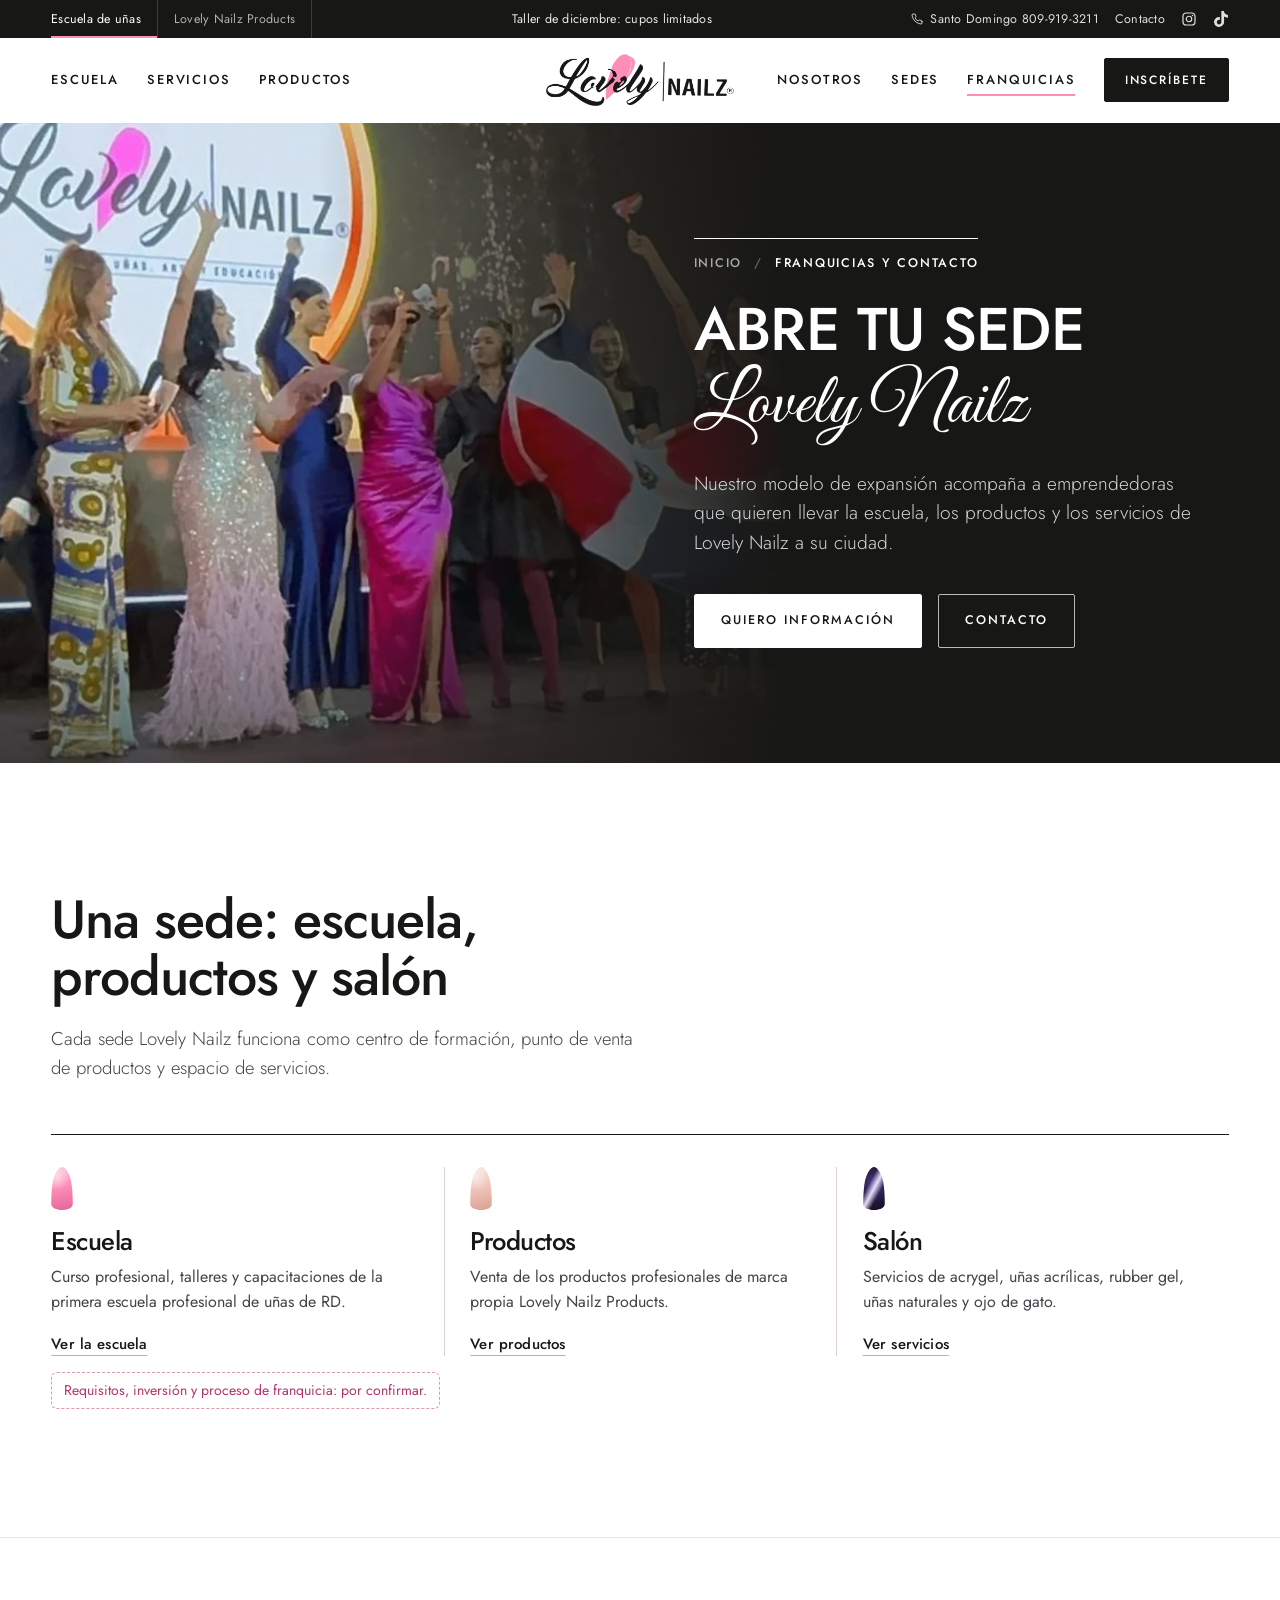
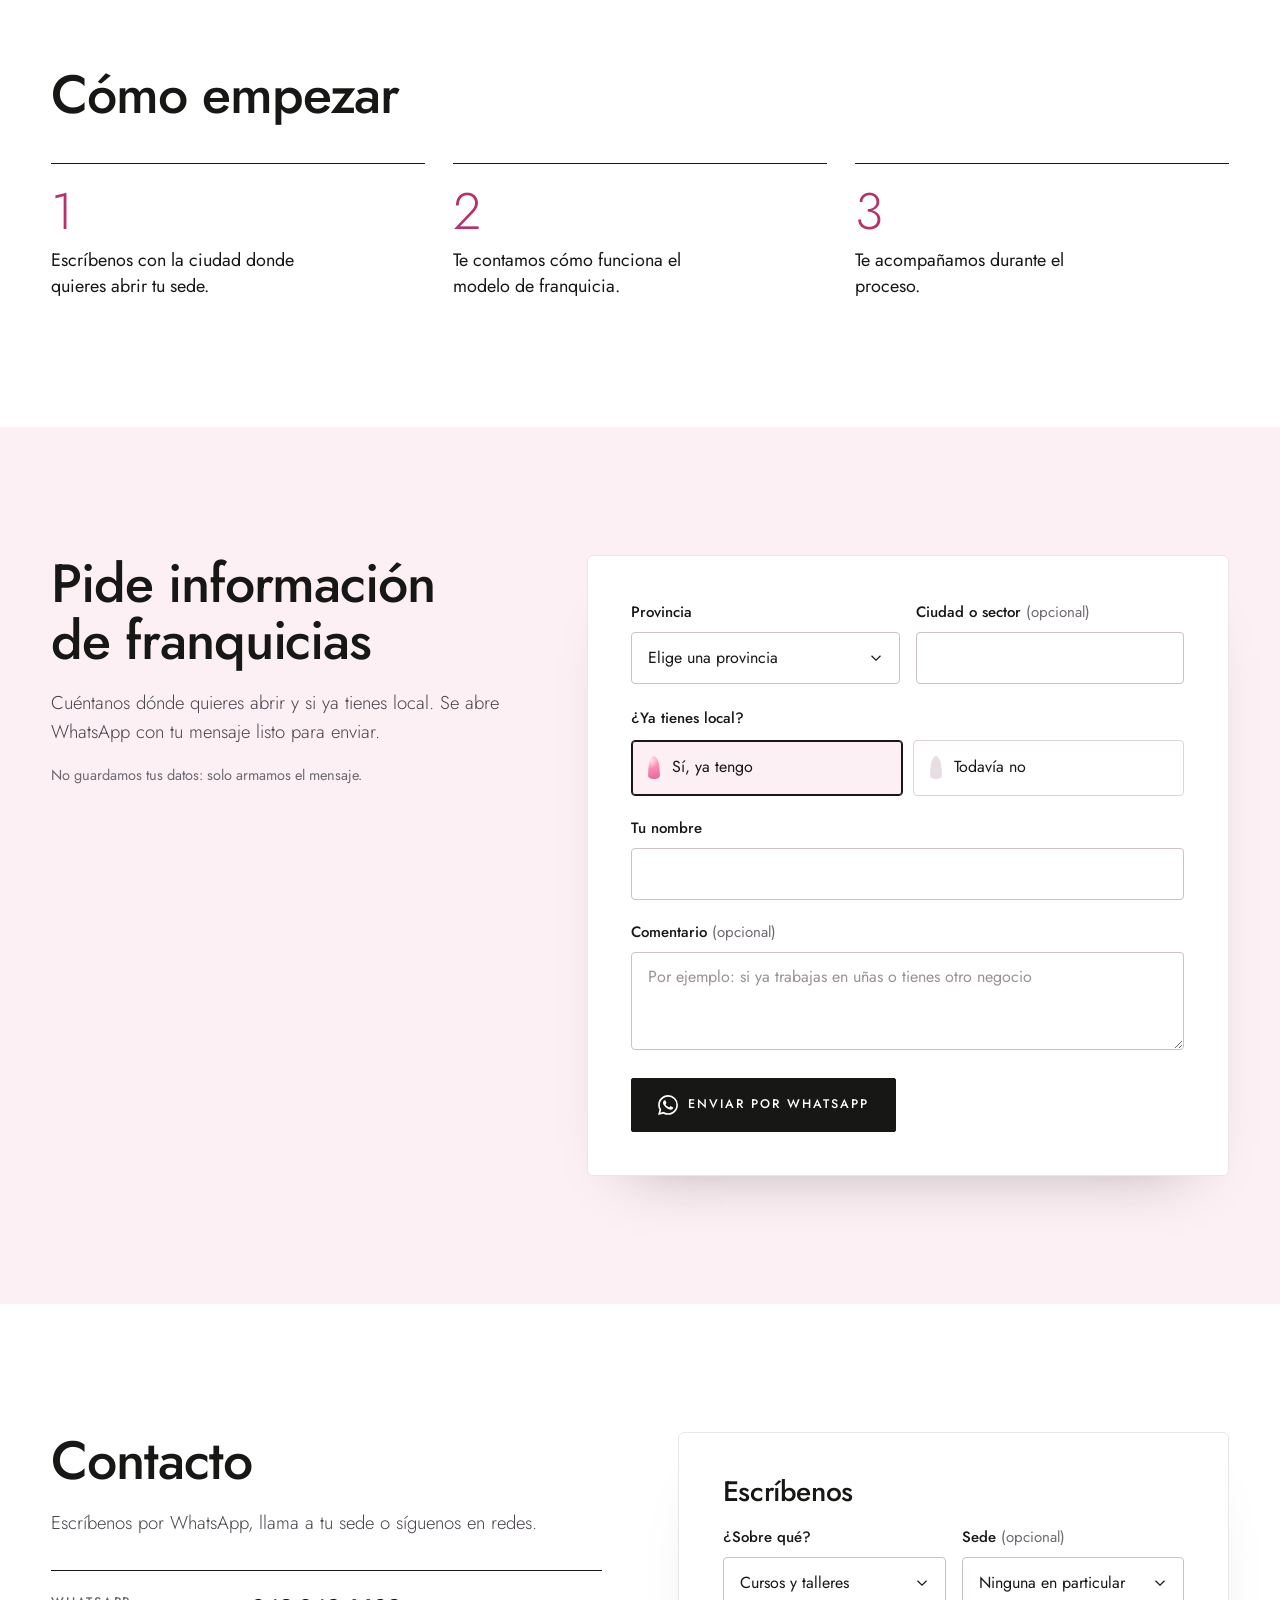
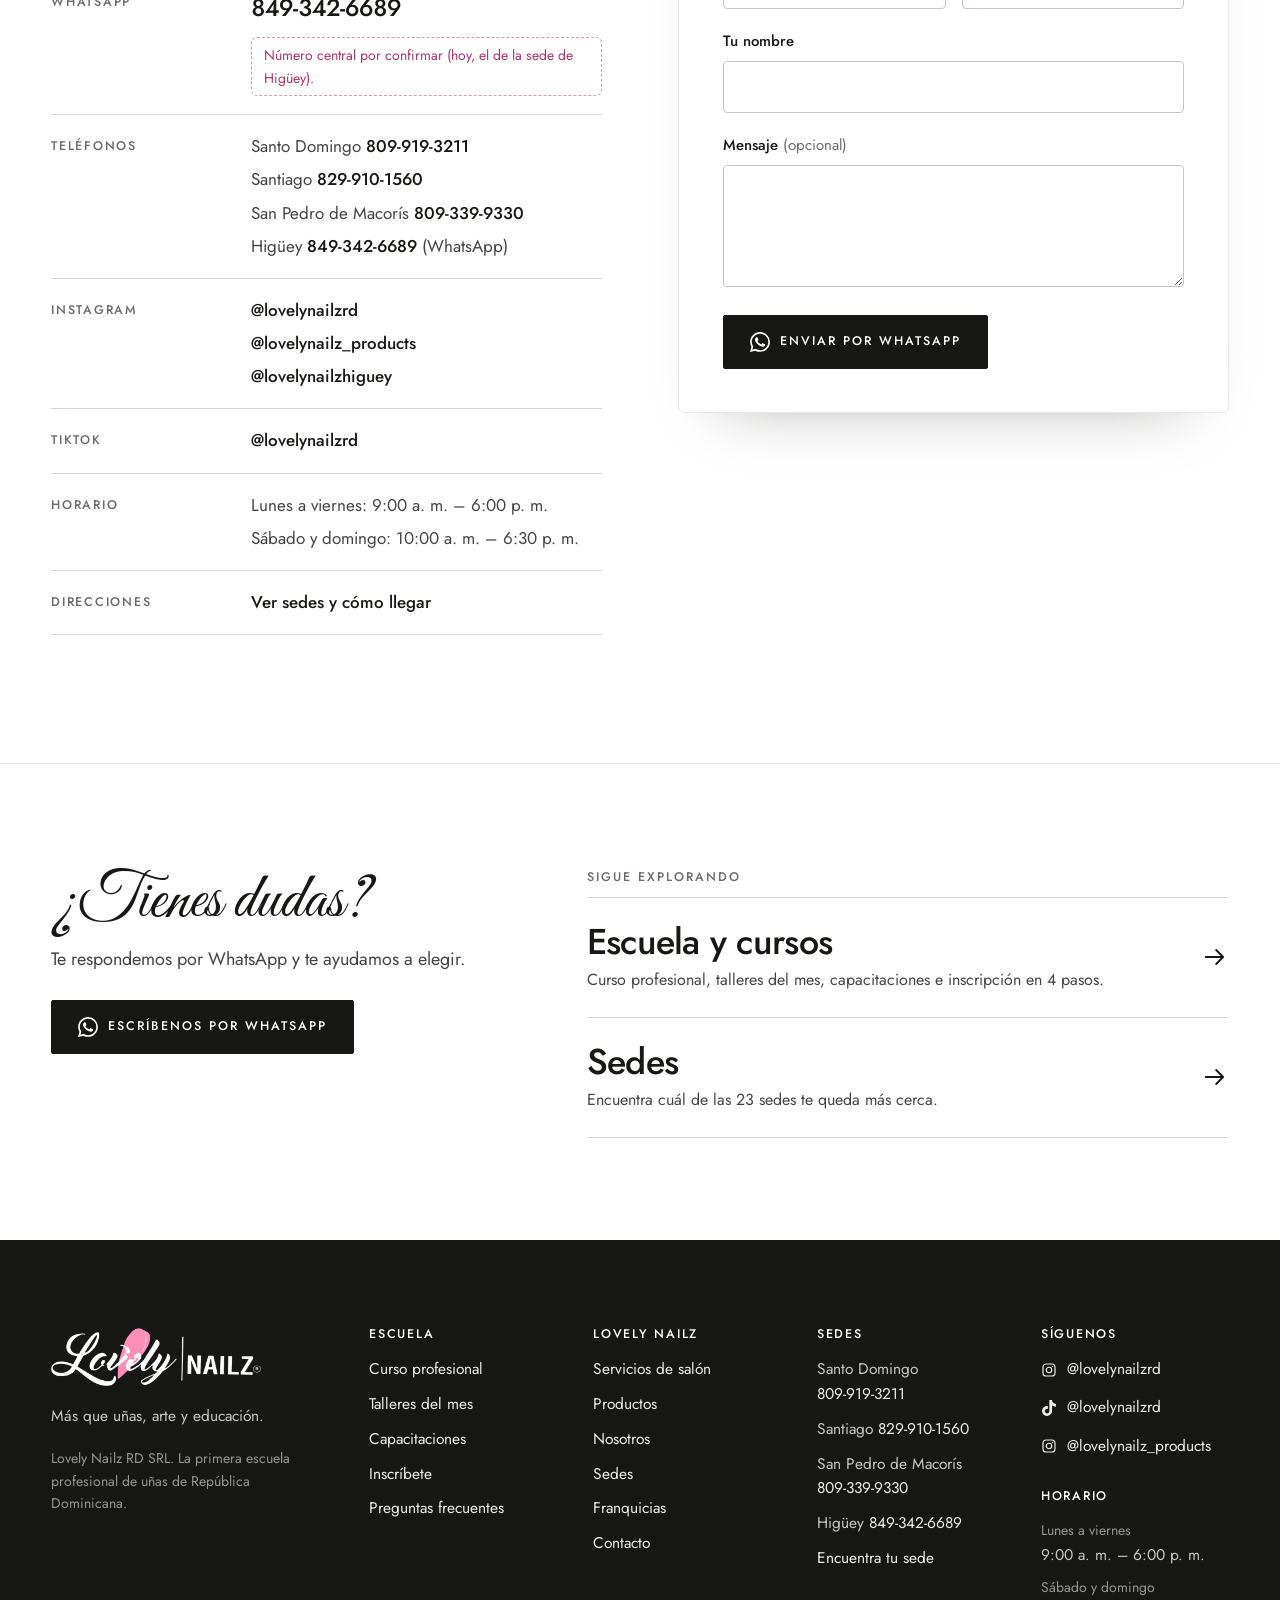
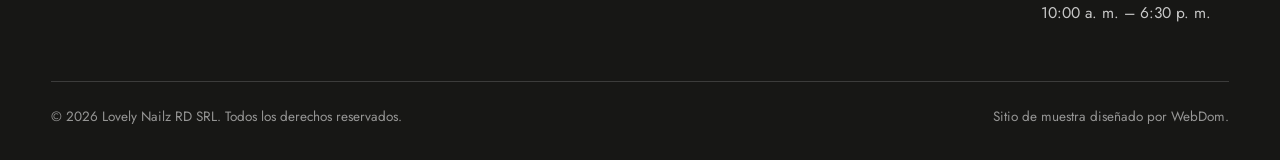
<file: franquicias.html>
<!doctype html>
<html lang="es-DO" class="no-js">
<head>
<meta charset="utf-8">
<meta name="viewport" content="width=device-width, initial-scale=1">
<title>Franquicias y contacto | Lovely Nailz RD</title>
<meta name="description" content="Abre tu sede Lovely Nailz: escuela, productos y salón con el acompañamiento de nuestro modelo de expansión. WhatsApp, teléfonos, redes y horario.">
<meta name="theme-color" content="#171715">
<!-- PENDIENTE: cuando exista dominio, agregar <link rel="canonical"> y usar URL absoluta en og:image -->
<meta property="og:type" content="website">
<meta property="og:locale" content="es_DO">
<meta property="og:site_name" content="Lovely Nailz RD">
<meta property="og:title" content="Franquicias Lovely Nailz | Abre tu sede">
<meta property="og:description" content="Abre tu sede Lovely Nailz: escuela, productos y salón con el acompañamiento de nuestro modelo de expansión. WhatsApp, teléfonos, redes y horario.">
<meta property="og:image" content="images/og-lovely-nailz.jpg">
<meta name="twitter:card" content="summary_large_image">
<link rel="icon" type="image/png" sizes="32x32" href="images/favicon-32.png">
<link rel="apple-touch-icon" href="images/apple-touch-icon.png">
<link rel="preconnect" href="https://fonts.googleapis.com">
<link rel="preconnect" href="https://fonts.gstatic.com" crossorigin>
<link rel="stylesheet" href="https://fonts.googleapis.com/css2?family=Great+Vibes&family=Jost:wght@300..700&display=swap">
<link rel="stylesheet" href="styles.css">
<script>document.documentElement.classList.replace('no-js', 'js');</script>
</head>
<body class="pag-franquicias">
<a class="saltar" href="#contenido">Saltar al contenido</a>

<!-- Íconos -->
<svg class="sprite" aria-hidden="true" focusable="false">
  <symbol id="i-wa" viewBox="0 0 24 24"><path fill="currentColor" d="M17.47 14.38c-.3-.15-1.76-.87-2.03-.97-.27-.1-.47-.15-.67.15-.2.3-.77.97-.94 1.16-.17.2-.35.22-.64.07-.3-.15-1.26-.46-2.39-1.47-.88-.79-1.48-1.76-1.65-2.06-.17-.3-.02-.46.13-.6.13-.14.3-.35.45-.52.15-.18.2-.3.3-.5.1-.2.05-.37-.03-.52-.07-.15-.67-1.61-.92-2.2-.24-.59-.49-.5-.67-.51h-.57c-.2 0-.52.07-.79.37-.27.3-1.04 1.02-1.04 2.48 0 1.46 1.07 2.88 1.21 3.07.15.2 2.1 3.2 5.08 4.49.71.3 1.26.49 1.7.62.71.23 1.36.2 1.87.12.57-.08 1.76-.72 2-1.41.25-.7.25-1.29.18-1.41-.08-.13-.28-.2-.57-.35m-5.42 7.4h-.01a9.87 9.87 0 0 1-5.03-1.38l-.36-.21-3.74.98 1-3.65-.24-.37a9.86 9.86 0 0 1-1.51-5.26c0-5.45 4.44-9.88 9.89-9.88 2.64 0 5.12 1.03 6.99 2.9a9.83 9.83 0 0 1 2.89 6.99c0 5.45-4.44 9.88-9.88 9.88m8.41-18.3A11.82 11.82 0 0 0 12.05 0C5.5 0 .16 5.34.16 11.89c0 2.1.55 4.14 1.59 5.95L.06 24l6.3-1.65a11.88 11.88 0 0 0 5.68 1.45h.01c6.55 0 11.89-5.34 11.89-11.89a11.82 11.82 0 0 0-3.48-8.41Z"/></symbol>
  <symbol id="i-ig" viewBox="0 0 24 24"><rect x="3" y="3" width="18" height="18" rx="5" fill="none" stroke="currentColor" stroke-width="1.8"/><circle cx="12" cy="12" r="4.1" fill="none" stroke="currentColor" stroke-width="1.8"/><circle cx="17.3" cy="6.7" r="1.15" fill="currentColor"/></symbol>
  <symbol id="i-tt" viewBox="0 0 24 24"><path fill="currentColor" d="M12.53.02c1.31-.02 2.61-.01 3.91-.02.08 1.53.63 3.09 1.75 4.17 1.12 1.11 2.7 1.62 4.24 1.79v4.03a10.6 10.6 0 0 1-4.2-.97 12.4 12.4 0 0 1-1.62-.93c-.01 2.92.01 5.84-.02 8.75a7.64 7.64 0 0 1-1.35 3.94 7.45 7.45 0 0 1-5.91 3.21 7.29 7.29 0 0 1-4.08-1.03 7.54 7.54 0 0 1-3.65-5.71c-.02-.5-.03-1-.01-1.49a7.53 7.53 0 0 1 2.58-4.96 7.6 7.6 0 0 1 6.15-1.72c.02 1.48-.04 2.96-.04 4.44a3.46 3.46 0 0 0-3.02.37 3.47 3.47 0 0 0-1.36 1.75c-.21.51-.15 1.07-.14 1.61.24 1.64 1.82 3.02 3.5 2.87a3.35 3.35 0 0 0 2.77-1.61c.19-.33.4-.67.41-1.06.1-1.79.06-3.57.07-5.36.01-4.03-.01-8.05.02-12.07Z"/></symbol>
  <symbol id="i-tel" viewBox="0 0 24 24"><path fill="none" stroke="currentColor" stroke-width="1.8" stroke-linecap="round" stroke-linejoin="round" d="M22 16.92v3a2 2 0 0 1-2.18 2 19.8 19.8 0 0 1-8.63-3.07 19.5 19.5 0 0 1-6-6A19.8 19.8 0 0 1 2.12 4.18 2 2 0 0 1 4.11 2h3a2 2 0 0 1 2 1.72c.13.96.36 1.9.7 2.81a2 2 0 0 1-.45 2.11L8.09 9.91a16 16 0 0 0 6 6l1.27-1.27a2 2 0 0 1 2.11-.45c.91.34 1.85.57 2.81.7A2 2 0 0 1 22 16.92Z"/></symbol>
  <symbol id="i-pin" viewBox="0 0 24 24"><path fill="none" stroke="currentColor" stroke-width="1.8" stroke-linecap="round" stroke-linejoin="round" d="M21 10c0 7-9 13-9 13S3 17 3 10a9 9 0 0 1 18 0Z"/><circle cx="12" cy="10" r="3" fill="none" stroke="currentColor" stroke-width="1.8"/></symbol>
  <symbol id="i-ext" viewBox="0 0 24 24"><path fill="none" stroke="currentColor" stroke-width="1.8" stroke-linecap="round" stroke-linejoin="round" d="M18 13v6a2 2 0 0 1-2 2H5a2 2 0 0 1-2-2V8a2 2 0 0 1 2-2h6M15 3h6v6M10 14 21 3"/></symbol>
  <symbol id="i-izq" viewBox="0 0 24 24"><path fill="none" stroke="currentColor" stroke-width="1.6" stroke-linecap="round" stroke-linejoin="round" d="M15 18l-6-6 6-6"/></symbol>
  <symbol id="i-der" viewBox="0 0 24 24"><path fill="none" stroke="currentColor" stroke-width="1.6" stroke-linecap="round" stroke-linejoin="round" d="M9 18l6-6-6-6"/></symbol>
  <symbol id="i-flecha" viewBox="0 0 24 24"><path fill="none" stroke="currentColor" stroke-width="1.6" stroke-linecap="round" stroke-linejoin="round" d="M4 12h15M13 6l6 6-6 6"/></symbol>
  <symbol id="i-cerrar" viewBox="0 0 24 24"><path fill="none" stroke="currentColor" stroke-width="1.6" stroke-linecap="round" d="M18 6 6 18M6 6l12 12"/></symbol>
  <symbol id="i-mas" viewBox="0 0 24 24"><path fill="none" stroke="currentColor" stroke-width="1.6" stroke-linecap="round" d="M12 5v14M5 12h14"/></symbol>
  <symbol id="i-check" viewBox="0 0 24 24"><path fill="none" stroke="currentColor" stroke-width="2" stroke-linecap="round" stroke-linejoin="round" d="M20 6 9 17l-5-5"/></symbol>
  <symbol id="i-copiar" viewBox="0 0 24 24"><rect x="9" y="9" width="12" height="12" rx="2" fill="none" stroke="currentColor" stroke-width="1.8"/><path fill="none" stroke="currentColor" stroke-width="1.8" d="M5 15H4a1 1 0 0 1-1-1V4a1 1 0 0 1 1-1h10a1 1 0 0 1 1 1v1"/></symbol>
  <symbol id="i-reloj" viewBox="0 0 24 24"><circle cx="12" cy="12" r="9" fill="none" stroke="currentColor" stroke-width="1.8"/><path fill="none" stroke="currentColor" stroke-width="1.8" stroke-linecap="round" stroke-linejoin="round" d="M12 7v5l3.2 2"/></symbol>
  <symbol id="i-buscar" viewBox="0 0 24 24"><circle cx="11" cy="11" r="7" fill="none" stroke="currentColor" stroke-width="1.8"/><path fill="none" stroke="currentColor" stroke-width="1.8" stroke-linecap="round" d="m20.5 20.5-4.2-4.2"/></symbol>
</svg>

<!-- Barra superior: marcas (como las pestañas de escuela y academia de la referencia) y contacto -->
<div class="barra-sup">
  <div class="wrap barra-sup-in">
    <nav class="barra-marcas" aria-label="Marcas Lovely Nailz">
      <a href="index.html" class="is-actual">Escuela de uñas</a>
      <a href="productos.html">Lovely Nailz Products</a>
    </nav>
    <p class="barra-aviso"><a href="escuela.html#talleres">Taller <span data-mes-titulo>del mes</span>: cupos limitados</a></p>
    <div class="barra-contacto">
      <a href="tel:+18099193211"><svg class="ico ico--xs" aria-hidden="true"><use href="#i-tel"/></svg>Santo Domingo 809-919-3211</a>
      <a href="franquicias.html#contacto">Contacto</a>
      <a href="https://www.instagram.com/lovelynailzrd" target="_blank" rel="noopener" aria-label="Instagram de Lovely Nailz"><svg class="ico ico--sm" aria-hidden="true"><use href="#i-ig"/></svg></a>
      <a href="https://www.tiktok.com/@lovelynailzrd" target="_blank" rel="noopener" aria-label="TikTok de Lovely Nailz"><svg class="ico ico--sm" aria-hidden="true"><use href="#i-tt"/></svg></a>
    </div>
  </div>
</div>

<header class="cabecera" id="cabecera">
  <div class="wrap cabecera-in">
    <button class="menu-btn" type="button" aria-expanded="false" aria-controls="menu-movil">
      <span class="menu-btn-lineas" aria-hidden="true"><span></span><span></span></span>
      <span class="sr">Abrir menú</span>
    </button>
    <nav class="nav nav--izq" aria-label="Principal">
      <a href="escuela.html">Escuela</a>
      <a href="servicios.html">Servicios</a>
      <a href="productos.html">Productos</a>
    </nav>
    <a class="logo" href="index.html">
      <img src="images/logo/lovely-nailz-wordmark.png" width="720" height="200" alt="Lovely Nailz, inicio">
    </a>
    <div class="cabecera-der">
      <nav class="nav nav--der" aria-label="Más páginas">
        <a href="nosotros.html">Nosotros</a>
        <a href="sedes.html">Sedes</a>
        <a href="franquicias.html" aria-current="page">Franquicias</a>
      </nav>
      <a class="btn btn--sm cabecera-cta" href="escuela.html#inscripcion"><span class="btn-txt">Inscríbete</span></a>
      <a class="cabecera-wa" data-wa="general" href="https://wa.me/18493426689" target="_blank" rel="noopener" aria-label="Escribir a Lovely Nailz por WhatsApp"><svg class="ico" aria-hidden="true"><use href="#i-wa"/></svg></a>
    </div>
  </div>
</header>

<!-- Menú de tablet y móvil (fuera de la cabecera para que se fije a la pantalla) -->
<div class="menu-movil" id="menu-movil" hidden>
  <div class="wrap menu-movil-in">
    <nav class="menu-movil-nav" aria-label="Menú">
      <a href="index.html">Inicio</a>
      <a href="escuela.html">Escuela y cursos</a>
      <a href="servicios.html">Servicios de salón</a>
      <a href="productos.html">Productos</a>
      <a href="nosotros.html">Nosotros</a>
      <a href="sedes.html">Sedes</a>
      <a href="franquicias.html" aria-current="page">Franquicias y contacto</a>
    </nav>
    <div class="menu-movil-acciones">
      <a class="btn" href="escuela.html#inscripcion"><span class="btn-txt">Inscríbete</span></a>
      <a class="btn btn--ghost" data-wa="general" href="https://wa.me/18493426689" target="_blank" rel="noopener"><svg class="ico" aria-hidden="true"><use href="#i-wa"/></svg><span class="btn-txt">Escríbenos por WhatsApp</span></a>
    </div>
    <p class="menu-movil-pie">Santo Domingo <a href="tel:+18099193211">809-919-3211</a> <span class="sep" aria-hidden="true"></span> <a href="https://www.instagram.com/lovelynailzrd" target="_blank" rel="noopener">@lovelynailzrd</a></p>
  </div>
</div>

<main id="contenido">

  <!-- ===== Encabezado de página: foto en tarima fundida en negro ===== -->
  <section class="franquicias franq-hero" aria-labelledby="ph-titulo">
    <div class="franq-foto">
      <img src="images/fotos/equipo-tarima-bandera.webp" width="1280" height="720" fetchpriority="high" alt="Equipo de Lovely Nailz celebrando en tarima con la bandera dominicana">
    </div>
    <div class="wrap franq-grid">
      <div class="franq-texto">
        <nav class="migas migas--claro" aria-label="Ruta" data-entra style="--d:60ms"><a href="index.html">Inicio</a><span aria-hidden="true">/</span><span aria-current="page">Franquicias y contacto</span></nav>
        <h1 class="pag-titulo" id="ph-titulo">
          <span class="linea"><span class="h1-a" style="--d:180ms">Abre tu sede</span></span>
          <span class="linea linea--script"><span class="h1-b" style="--d:320ms">Lovely Nailz</span></span>
        </h1>
        <p class="pag-lead" data-entra style="--d:480ms">Nuestro modelo de expansión acompaña a emprendedoras que quieren llevar la escuela, los productos y los servicios de Lovely Nailz a su ciudad.</p>
        <div class="hero-acciones" data-entra style="--d:600ms">
          <a class="btn btn--claro" href="#solicitud"><span class="btn-txt">Quiero información</span></a>
          <a class="btn btn--linea-clara" href="#contacto"><span class="btn-txt">Contacto</span></a>
        </div>
      </div>
    </div>
  </section>

  <!-- ===== El modelo ===== -->
  <section class="sec modelo" id="modelo" aria-labelledby="modelo-titulo">
    <div class="wrap">
      <div class="sec-cab">
        <h2 class="h2" id="modelo-titulo">Una sede: escuela, productos y salón</h2>
        <p class="sec-intro">Cada sede Lovely Nailz funciona como centro de formación, punto de venta de productos y espacio de servicios.</p>
      </div>
      <ul class="tres tres--ancho">
        <li>
          <span class="mini-una mini-una--laca" aria-hidden="true"></span>
          <h3>Escuela</h3>
          <p>Curso profesional, talleres y capacitaciones de la primera escuela profesional de uñas de RD.</p>
          <a class="enlace" href="escuela.html">Ver la escuela</a>
        </li>
        <li>
          <span class="mini-una mini-una--nude" aria-hidden="true"></span>
          <h3>Productos</h3>
          <p>Venta de los productos profesionales de marca propia Lovely Nailz Products.</p>
          <a class="enlace" href="productos.html">Ver productos</a>
        </li>
        <li>
          <span class="mini-una mini-una--ojo" data-ojo aria-hidden="true"></span>
          <h3>Salón</h3>
          <p>Servicios de acrygel, uñas acrílicas, rubber gel, uñas naturales y ojo de gato.</p>
          <a class="enlace" href="servicios.html">Ver servicios</a>
        </li>
      </ul>
      <p class="nota nota--pendiente" data-pendiente="Requisitos, inversión y proceso de las franquicias">Requisitos, inversión y proceso de franquicia: por confirmar.</p>
    </div>
  </section>

  <!-- ===== Cómo empezar ===== -->
  <section class="sec sec--borde como-empezar" aria-labelledby="empezar-titulo">
    <div class="wrap">
      <h2 class="h2" id="empezar-titulo">Cómo empezar</h2>
      <ol class="pasos-lista pasos-lista--tres">
        <li><span class="paso-num">1</span><span class="paso-txt">Escríbenos con la ciudad donde quieres abrir tu sede.</span></li>
        <li><span class="paso-num">2</span><span class="paso-txt">Te contamos cómo funciona el modelo de franquicia.</span></li>
        <li><span class="paso-num">3</span><span class="paso-txt">Te acompañamos durante el proceso.</span></li>
      </ol>
    </div>
  </section>

  <!-- ===== Solicitud de información ===== -->
  <section class="sec sec--rosa rapido-sec" id="solicitud" aria-labelledby="sol-titulo">
    <div class="wrap rapido-grid">
      <div>
        <h2 class="h2" id="sol-titulo">Pide información de franquicias</h2>
        <p class="sec-intro">Cuéntanos dónde quieres abrir y si ya tienes local. Se abre WhatsApp con tu mensaje listo para enviar.</p>
        <p class="nota">No guardamos tus datos: solo armamos el mensaje.</p>
      </div>
      <div class="form-caja">
        <form class="rapido" data-rapido="franquicia" novalidate>
          <div class="campos-2">
            <div class="campo">
              <label for="f-provincia">Provincia</label>
              <select id="f-provincia" name="provincia" aria-describedby="err-f-provincia" data-req="valor" data-error="Elige la provincia donde quieres abrir.">
                <option value="">Elige una provincia</option>
                <option>Azua</option>
                <option>Bahoruco</option>
                <option>Barahona</option>
                <option>Dajabón</option>
                <option>Distrito Nacional</option>
                <option>Duarte</option>
                <option>El Seibo</option>
                <option>Elías Piña</option>
                <option>Espaillat</option>
                <option>Hato Mayor</option>
                <option>Hermanas Mirabal</option>
                <option>Independencia</option>
                <option>La Altagracia</option>
                <option>La Romana</option>
                <option>La Vega</option>
                <option>María Trinidad Sánchez</option>
                <option>Monseñor Nouel</option>
                <option>Monte Cristi</option>
                <option>Monte Plata</option>
                <option>Pedernales</option>
                <option>Peravia</option>
                <option>Puerto Plata</option>
                <option>Samaná</option>
                <option>San Cristóbal</option>
                <option>San José de Ocoa</option>
                <option>San Juan</option>
                <option>San Pedro de Macorís</option>
                <option>Sánchez Ramírez</option>
                <option>Santiago</option>
                <option>Santiago Rodríguez</option>
                <option>Santo Domingo</option>
                <option>Valverde</option>
              </select>
              <p class="error" id="err-f-provincia" hidden></p>
            </div>
            <div class="campo">
              <label for="f-ciudad">Ciudad o sector <span class="opcional">(opcional)</span></label>
              <input type="text" id="f-ciudad" name="ciudad" autocomplete="address-level2">
            </div>
          </div>
          <p class="grupo-titulo" id="lbl-local">¿Ya tienes local?</p>
          <div class="opciones" role="radiogroup" aria-labelledby="lbl-local">
            <label class="opcion"><input type="radio" name="local" value="Ya tengo local" checked><span>Sí, ya tengo</span></label>
            <label class="opcion"><input type="radio" name="local" value="Todavía no tengo local"><span>Todavía no</span></label>
          </div>
          <div class="campo">
            <label for="f-nombre">Tu nombre</label>
            <input type="text" id="f-nombre" name="nombre" autocomplete="name" aria-describedby="err-f-nombre" data-req="texto" data-error="Escribe tu nombre para saber cómo llamarte.">
            <p class="error" id="err-f-nombre" hidden></p>
          </div>
          <div class="campo">
            <label for="f-comentario">Comentario <span class="opcional">(opcional)</span></label>
            <textarea id="f-comentario" name="comentario" rows="3" placeholder="Por ejemplo: si ya trabajas en uñas o tienes otro negocio"></textarea>
          </div>
          <div class="rapido-nav">
            <button class="btn" type="submit"><svg class="ico" aria-hidden="true"><use href="#i-wa"/></svg><span class="btn-txt">Enviar por WhatsApp</span></button>
          </div>
          <p class="rapido-listo" role="status" hidden>Tu mensaje está listo en WhatsApp. Si no se abrió, <a class="enlace" data-rapido-wa href="https://wa.me/18493426689" target="_blank" rel="noopener">ábrelo aquí</a>.</p>
        </form>
      </div>
    </div>
  </section>

  <!-- ===== Contacto ===== -->
  <section class="sec contacto" id="contacto" aria-labelledby="contacto-titulo">
    <div class="wrap contacto-grid">
      <div class="contacto-info">
        <h2 class="h2" id="contacto-titulo">Contacto</h2>
        <p class="sec-intro">Escríbenos por WhatsApp, llama a tu sede o síguenos en redes.</p>
        <dl class="canales">
          <div class="canal" data-pendiente="Número central de WhatsApp (hoy el de la sede de Higüey)">
            <dt>WhatsApp</dt>
            <dd><a class="canal-dato" data-wa="contacto" href="https://wa.me/18493426689" target="_blank" rel="noopener">849-342-6689</a><span class="nota nota--pendiente">Número central por confirmar (hoy, el de la sede de Higüey).</span></dd>
          </div>
          <div class="canal">
            <dt>Teléfonos</dt>
            <dd>
              <span class="canal-fila">Santo Domingo <a href="tel:+18099193211">809-919-3211</a></span>
              <span class="canal-fila">Santiago <a href="tel:+18299101560">829-910-1560</a></span>
              <span class="canal-fila">San Pedro de Macorís <a href="tel:+18093399330">809-339-9330</a></span>
              <span class="canal-fila">Higüey <a data-wa="higuey" href="https://wa.me/18493426689" target="_blank" rel="noopener">849-342-6689</a> (WhatsApp)</span>
            </dd>
          </div>
          <div class="canal">
            <dt>Instagram</dt>
            <dd>
              <a class="canal-fila" href="https://www.instagram.com/lovelynailzrd" target="_blank" rel="noopener">@lovelynailzrd</a>
              <a class="canal-fila" href="https://www.instagram.com/lovelynailz_products" target="_blank" rel="noopener">@lovelynailz_products</a>
              <a class="canal-fila" href="https://www.instagram.com/lovelynailzhiguey" target="_blank" rel="noopener">@lovelynailzhiguey</a>
            </dd>
          </div>
          <div class="canal">
            <dt>TikTok</dt>
            <dd><a class="canal-fila" href="https://www.tiktok.com/@lovelynailzrd" target="_blank" rel="noopener">@lovelynailzrd</a></dd>
          </div>
          <div class="canal">
            <dt>Horario</dt>
            <dd><span class="canal-fila">Lunes a viernes: 9:00 a.&nbsp;m. – 6:00 p.&nbsp;m.</span><span class="canal-fila">Sábado y domingo: 10:00 a.&nbsp;m. – 6:30 p.&nbsp;m.</span></dd>
          </div>
          <div class="canal">
            <dt>Direcciones</dt>
            <dd><a class="canal-fila" href="sedes.html#destacadas">Ver sedes y cómo llegar</a></dd>
          </div>
        </dl>
      </div>

      <div class="form-caja">
        <h3 class="form-titulo">Escríbenos</h3>
        <form class="rapido" data-rapido="contacto" novalidate>
          <div class="campos-2">
            <div class="campo">
              <label for="c-motivo">¿Sobre qué?</label>
              <select id="c-motivo" name="motivo">
                <option value="quiero información de los cursos y talleres">Cursos y talleres</option>
                <option value="quiero reservar un servicio de uñas">Servicios de uñas</option>
                <option value="quiero información de los productos">Productos</option>
                <option value="quiero información de las franquicias">Franquicias</option>
                <option value="tengo una consulta">Otra consulta</option>
              </select>
            </div>
            <div class="campo">
              <label for="c-sede">Sede <span class="opcional">(opcional)</span></label>
              <select id="c-sede" name="sede">
                <option value="">Ninguna en particular</option>
                <option value="la sede de Santo Domingo">Santo Domingo</option>
                <option value="la sede de Santiago">Santiago</option>
                <option value="la sede de San Pedro de Macorís">San Pedro de Macorís</option>
                <option value="la sede de Higüey">Higüey</option>
              </select>
            </div>
          </div>
          <div class="campo">
            <label for="c-nombre">Tu nombre</label>
            <input type="text" id="c-nombre" name="nombre" autocomplete="name" aria-describedby="err-c-nombre" data-req="texto" data-error="Escribe tu nombre para saber cómo llamarte.">
            <p class="error" id="err-c-nombre" hidden></p>
          </div>
          <div class="campo">
            <label for="c-mensaje">Mensaje <span class="opcional">(opcional)</span></label>
            <textarea id="c-mensaje" name="comentario" rows="4"></textarea>
          </div>
          <div class="rapido-nav">
            <button class="btn" type="submit"><svg class="ico" aria-hidden="true"><use href="#i-wa"/></svg><span class="btn-txt">Enviar por WhatsApp</span></button>
          </div>
          <p class="rapido-listo" role="status" hidden>Tu mensaje está listo en WhatsApp. Si no se abrió, <a class="enlace" data-rapido-wa href="https://wa.me/18493426689" target="_blank" rel="noopener">ábrelo aquí</a>.</p>
        </form>
      </div>
    </div>
  </section>

  <section class="seguir" aria-labelledby="seguir-titulo">
    <div class="wrap seguir-grid">
      <div class="seguir-cta">
        <h2 class="seguir-titulo" id="seguir-titulo">¿Tienes dudas?</h2>
        <p>Te respondemos por WhatsApp y te ayudamos a elegir.</p>
        <a class="btn" data-wa="contacto" href="https://wa.me/18493426689" target="_blank" rel="noopener"><svg class="ico" aria-hidden="true"><use href="#i-wa"/></svg><span class="btn-txt">Escríbenos por WhatsApp</span></a>
      </div>
      <nav class="seguir-links" aria-label="Sigue explorando">
        <p class="seguir-kicker">Sigue explorando</p>
        <a class="seguir-link" href="escuela.html"><span class="seguir-nombre">Escuela y cursos</span><span class="seguir-desc">Curso profesional, talleres del mes, capacitaciones e inscripción en 4 pasos.</span><svg class="ico seguir-flecha" aria-hidden="true"><use href="#i-flecha"/></svg></a>
        <a class="seguir-link" href="sedes.html"><span class="seguir-nombre">Sedes</span><span class="seguir-desc">Encuentra cuál de las 23 sedes te queda más cerca.</span><svg class="ico seguir-flecha" aria-hidden="true"><use href="#i-flecha"/></svg></a>
      </nav>
    </div>
  </section>

</main>

<footer class="pie">
  <div class="wrap pie-grid">
    <div class="pie-marca">
      <img src="images/logo/lovely-nailz-wordmark-claro.png" width="720" height="200" loading="lazy" alt="Lovely Nailz">
      <p>Más que uñas, arte y educación.</p>
      <p class="pie-legal">Lovely Nailz RD SRL. La primera escuela profesional de uñas de República Dominicana.</p>
    </div>
    <nav class="pie-col" aria-label="Escuela">
      <h2 class="pie-h">Escuela</h2>
      <ul>
        <li><a href="escuela.html#curso">Curso profesional</a></li>
        <li><a href="escuela.html#talleres">Talleres del mes</a></li>
        <li><a href="escuela.html#capacitaciones">Capacitaciones</a></li>
        <li><a href="escuela.html#inscripcion">Inscríbete</a></li>
        <li><a href="escuela.html#preguntas">Preguntas frecuentes</a></li>
      </ul>
    </nav>
    <nav class="pie-col" aria-label="Lovely Nailz">
      <h2 class="pie-h">Lovely Nailz</h2>
      <ul>
        <li><a href="servicios.html">Servicios de salón</a></li>
        <li><a href="productos.html">Productos</a></li>
        <li><a href="nosotros.html">Nosotros</a></li>
        <li><a href="sedes.html">Sedes</a></li>
        <li><a href="franquicias.html">Franquicias</a></li>
        <li><a href="franquicias.html#contacto">Contacto</a></li>
      </ul>
    </nav>
    <div class="pie-col pie-col--sedes">
      <h2 class="pie-h">Sedes</h2>
      <ul>
        <li>Santo Domingo <a class="pie-tel" href="tel:+18099193211">809-919-3211</a></li>
        <li>Santiago <a class="pie-tel" href="tel:+18299101560">829-910-1560</a></li>
        <li>San Pedro de Macorís <a class="pie-tel" href="tel:+18093399330">809-339-9330</a></li>
        <li>Higüey <a class="pie-tel" data-wa="higuey" href="https://wa.me/18493426689" target="_blank" rel="noopener">849-342-6689</a></li>
        <li><a href="sedes.html#encuentra">Encuentra tu sede</a></li>
      </ul>
    </div>
    <div class="pie-col pie-col--redes">
      <h2 class="pie-h">Síguenos</h2>
      <ul class="pie-redes">
        <li><a href="https://www.instagram.com/lovelynailzrd" target="_blank" rel="noopener"><svg class="ico ico--sm" aria-hidden="true"><use href="#i-ig"/></svg>@lovelynailzrd</a></li>
        <li><a href="https://www.tiktok.com/@lovelynailzrd" target="_blank" rel="noopener"><svg class="ico ico--sm" aria-hidden="true"><use href="#i-tt"/></svg>@lovelynailzrd</a></li>
        <li><a href="https://www.instagram.com/lovelynailz_products" target="_blank" rel="noopener"><svg class="ico ico--sm" aria-hidden="true"><use href="#i-ig"/></svg>@lovelynailz_products</a></li>
      </ul>
      <h2 class="pie-h pie-h--2">Horario</h2>
      <p class="pie-horario"><span>Lunes a viernes</span> <span>9:00 a.&nbsp;m. – 6:00&nbsp;p.&nbsp;m.</span><span>Sábado y domingo</span> <span>10:00 a.&nbsp;m. – 6:30&nbsp;p.&nbsp;m.</span></p>
    </div>
  </div>
  <div class="wrap pie-base">
    <p>© <span data-anio>2026</span> Lovely Nailz RD SRL. Todos los derechos reservados.</p>
    <p>Sitio de muestra diseñado por WebDom.</p>
  </div>
</footer>

<a class="wa-flotante" data-wa="franquicia" href="https://wa.me/18493426689" target="_blank" rel="noopener" aria-label="Escribir a Lovely Nailz por WhatsApp">
  <svg class="ico" aria-hidden="true"><use href="#i-wa"/></svg><span class="wa-flotante-txt">WhatsApp</span>
</a>

<script src="script.js" defer></script>
</body>
</html>
</file>
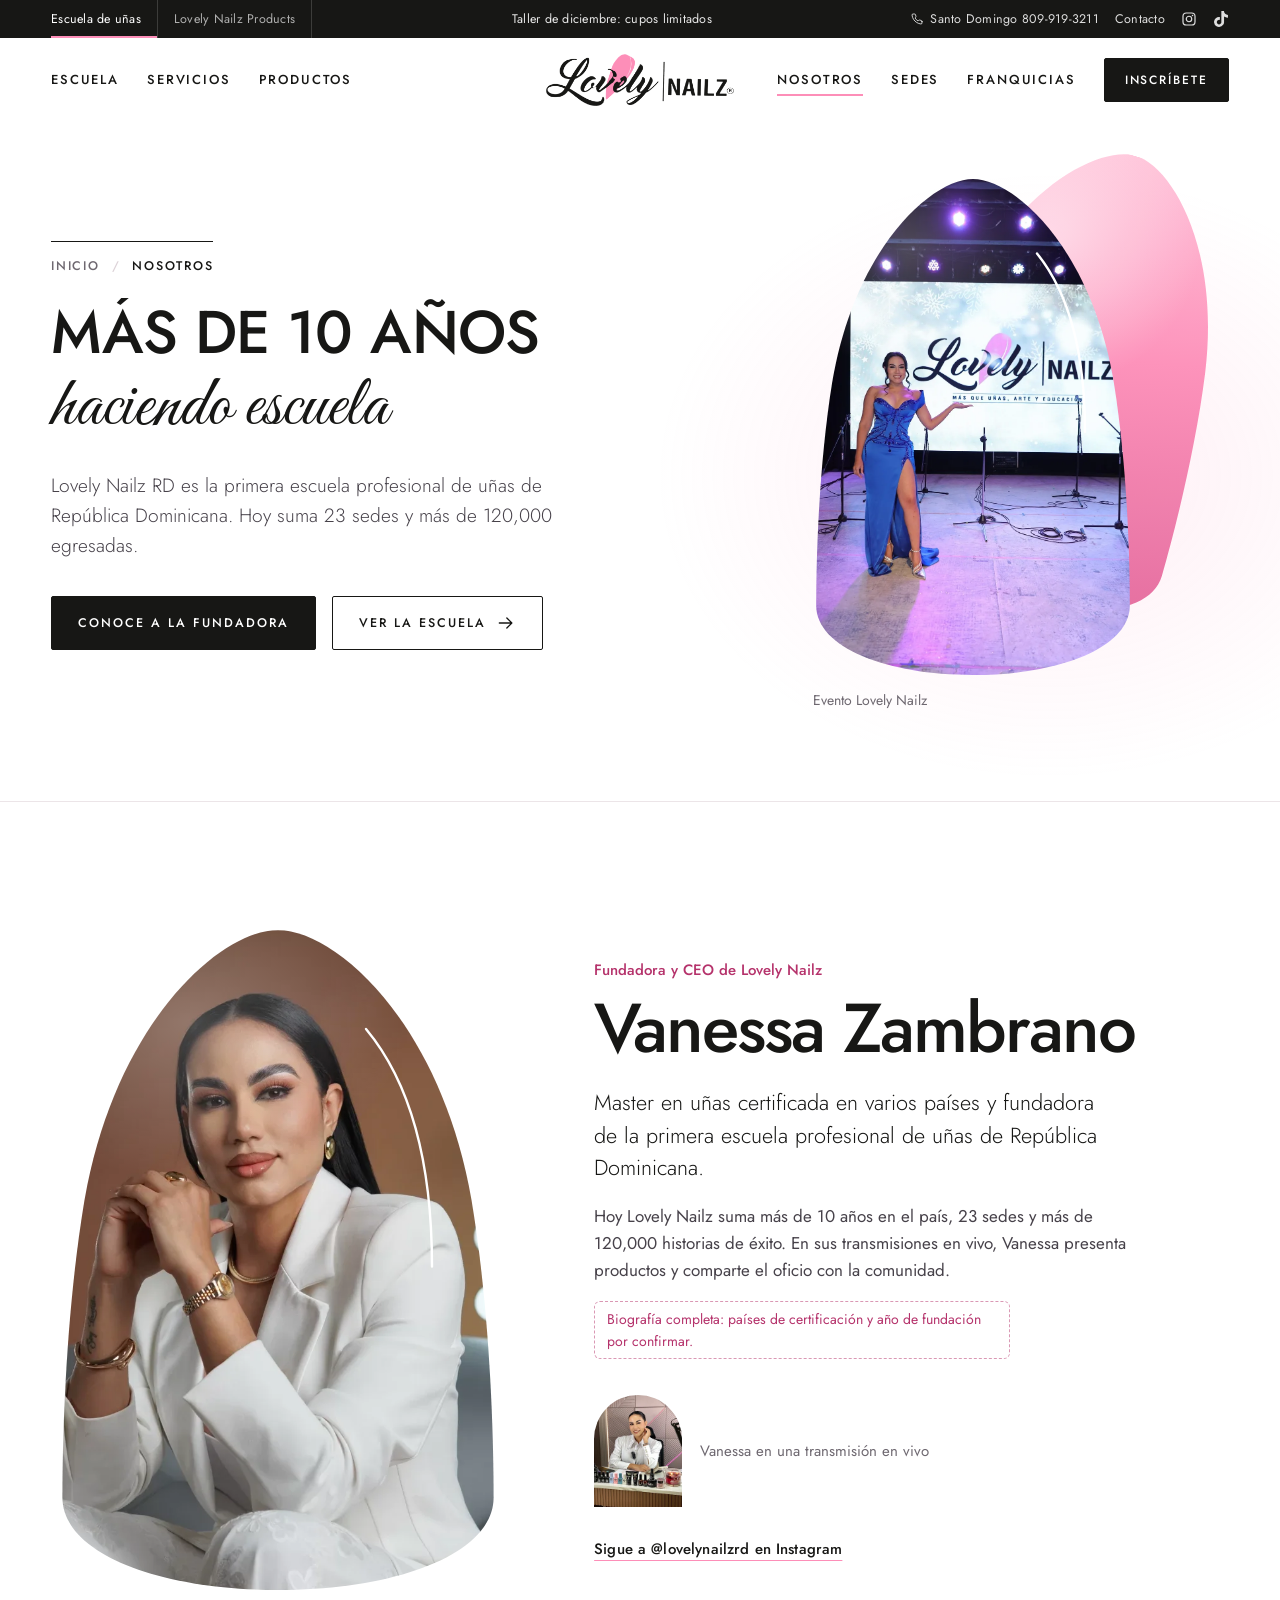
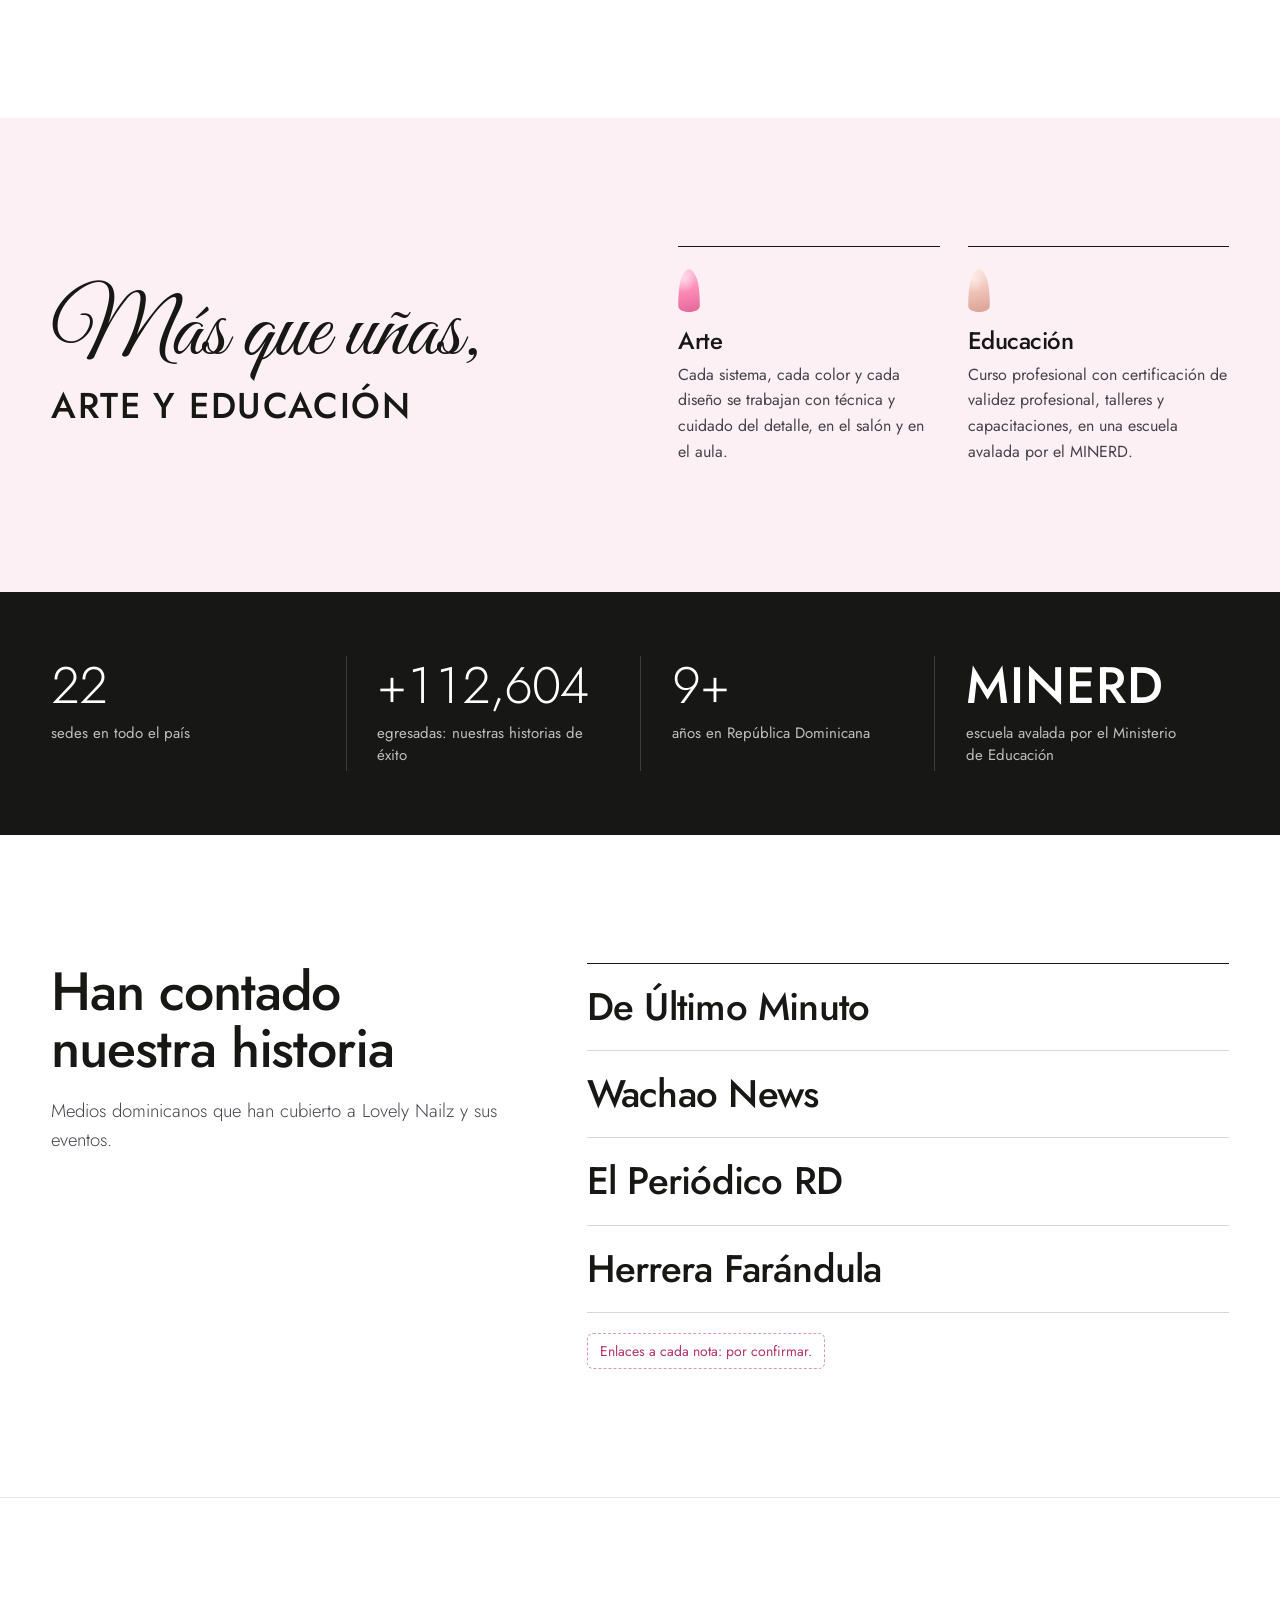
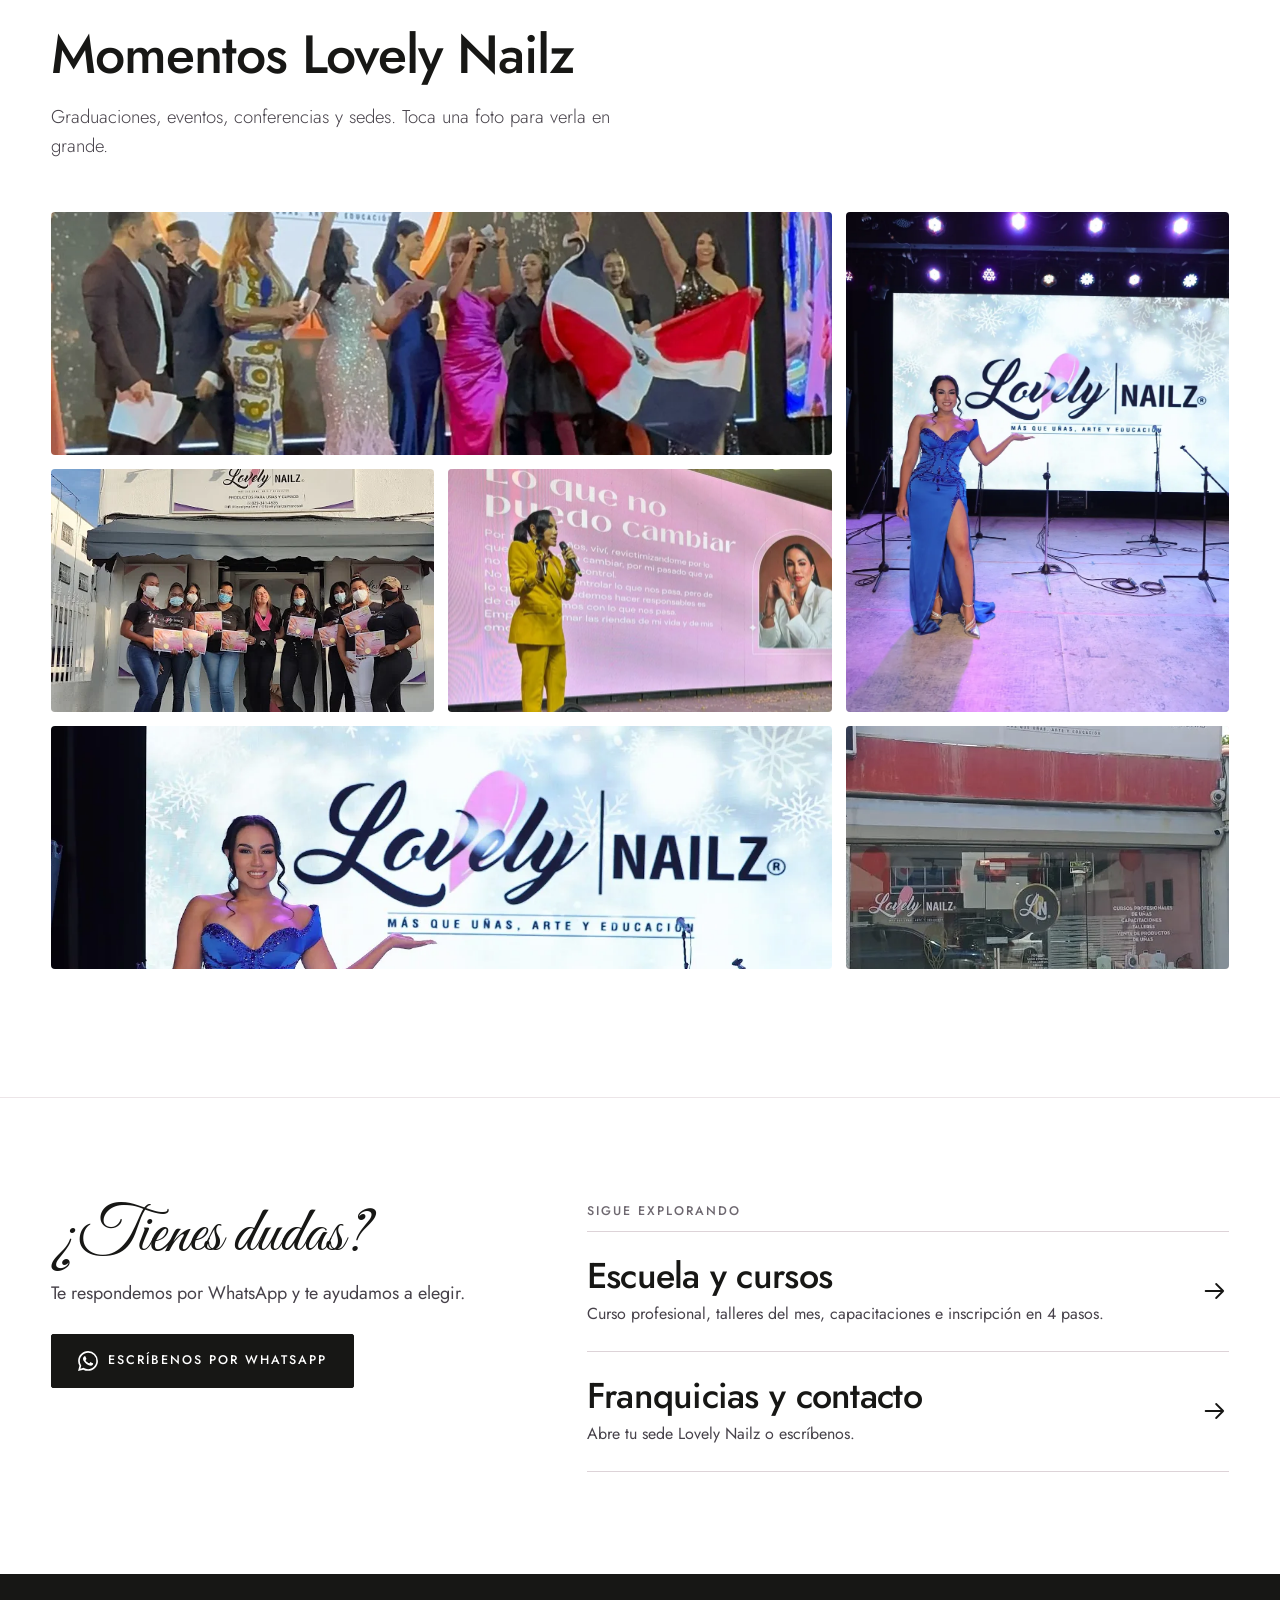
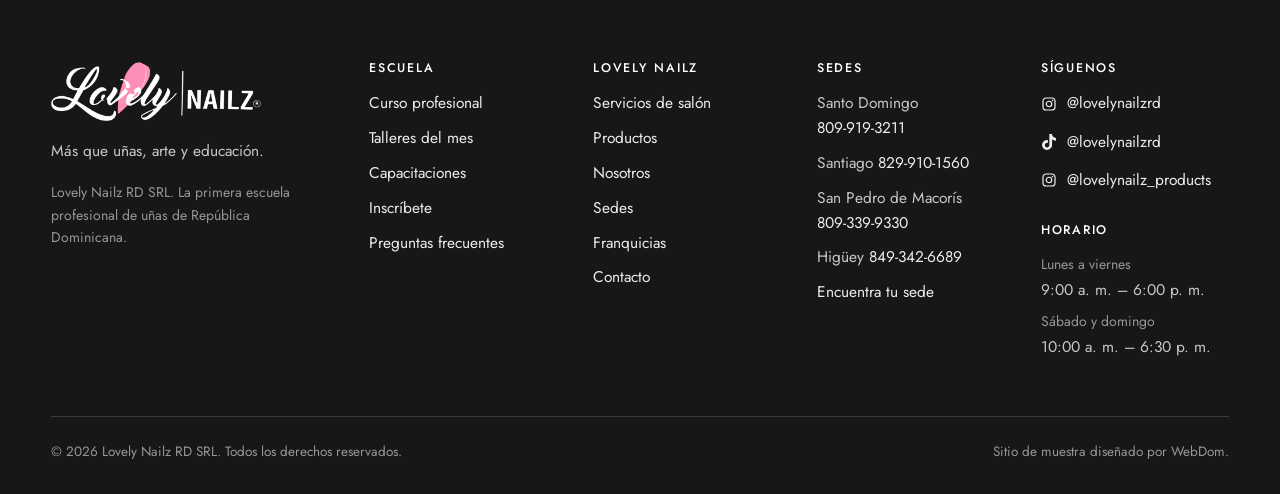
<file: nosotros.html>
<!doctype html>
<html lang="es-DO" class="no-js">
<head>
<meta charset="utf-8">
<meta name="viewport" content="width=device-width, initial-scale=1">
<title>Nosotros: Vanessa Zambrano y la historia de Lovely Nailz | Lovely Nailz RD</title>
<meta name="description" content="Lovely Nailz RD, la primera escuela profesional de uñas de República Dominicana, fundada por Vanessa Zambrano, Master en uñas certificada en varios países.">
<meta name="theme-color" content="#171715">
<!-- PENDIENTE: cuando exista dominio, agregar <link rel="canonical"> y usar URL absoluta en og:image -->
<meta property="og:type" content="website">
<meta property="og:locale" content="es_DO">
<meta property="og:site_name" content="Lovely Nailz RD">
<meta property="og:title" content="Lovely Nailz | Más de 10 años haciendo escuela">
<meta property="og:description" content="Lovely Nailz RD, la primera escuela profesional de uñas de República Dominicana, fundada por Vanessa Zambrano, Master en uñas certificada en varios países.">
<meta property="og:image" content="images/og-lovely-nailz.jpg">
<meta name="twitter:card" content="summary_large_image">
<link rel="icon" type="image/png" sizes="32x32" href="images/favicon-32.png">
<link rel="apple-touch-icon" href="images/apple-touch-icon.png">
<link rel="preconnect" href="https://fonts.googleapis.com">
<link rel="preconnect" href="https://fonts.gstatic.com" crossorigin>
<link rel="stylesheet" href="https://fonts.googleapis.com/css2?family=Great+Vibes&family=Jost:wght@300..700&display=swap">
<link rel="stylesheet" href="styles.css">
<script>document.documentElement.classList.replace('no-js', 'js');</script>
</head>
<body class="pag-nosotros">
<a class="saltar" href="#contenido">Saltar al contenido</a>

<!-- Íconos -->
<svg class="sprite" aria-hidden="true" focusable="false">
  <symbol id="i-wa" viewBox="0 0 24 24"><path fill="currentColor" d="M17.47 14.38c-.3-.15-1.76-.87-2.03-.97-.27-.1-.47-.15-.67.15-.2.3-.77.97-.94 1.16-.17.2-.35.22-.64.07-.3-.15-1.26-.46-2.39-1.47-.88-.79-1.48-1.76-1.65-2.06-.17-.3-.02-.46.13-.6.13-.14.3-.35.45-.52.15-.18.2-.3.3-.5.1-.2.05-.37-.03-.52-.07-.15-.67-1.61-.92-2.2-.24-.59-.49-.5-.67-.51h-.57c-.2 0-.52.07-.79.37-.27.3-1.04 1.02-1.04 2.48 0 1.46 1.07 2.88 1.21 3.07.15.2 2.1 3.2 5.08 4.49.71.3 1.26.49 1.7.62.71.23 1.36.2 1.87.12.57-.08 1.76-.72 2-1.41.25-.7.25-1.29.18-1.41-.08-.13-.28-.2-.57-.35m-5.42 7.4h-.01a9.87 9.87 0 0 1-5.03-1.38l-.36-.21-3.74.98 1-3.65-.24-.37a9.86 9.86 0 0 1-1.51-5.26c0-5.45 4.44-9.88 9.89-9.88 2.64 0 5.12 1.03 6.99 2.9a9.83 9.83 0 0 1 2.89 6.99c0 5.45-4.44 9.88-9.88 9.88m8.41-18.3A11.82 11.82 0 0 0 12.05 0C5.5 0 .16 5.34.16 11.89c0 2.1.55 4.14 1.59 5.95L.06 24l6.3-1.65a11.88 11.88 0 0 0 5.68 1.45h.01c6.55 0 11.89-5.34 11.89-11.89a11.82 11.82 0 0 0-3.48-8.41Z"/></symbol>
  <symbol id="i-ig" viewBox="0 0 24 24"><rect x="3" y="3" width="18" height="18" rx="5" fill="none" stroke="currentColor" stroke-width="1.8"/><circle cx="12" cy="12" r="4.1" fill="none" stroke="currentColor" stroke-width="1.8"/><circle cx="17.3" cy="6.7" r="1.15" fill="currentColor"/></symbol>
  <symbol id="i-tt" viewBox="0 0 24 24"><path fill="currentColor" d="M12.53.02c1.31-.02 2.61-.01 3.91-.02.08 1.53.63 3.09 1.75 4.17 1.12 1.11 2.7 1.62 4.24 1.79v4.03a10.6 10.6 0 0 1-4.2-.97 12.4 12.4 0 0 1-1.62-.93c-.01 2.92.01 5.84-.02 8.75a7.64 7.64 0 0 1-1.35 3.94 7.45 7.45 0 0 1-5.91 3.21 7.29 7.29 0 0 1-4.08-1.03 7.54 7.54 0 0 1-3.65-5.71c-.02-.5-.03-1-.01-1.49a7.53 7.53 0 0 1 2.58-4.96 7.6 7.6 0 0 1 6.15-1.72c.02 1.48-.04 2.96-.04 4.44a3.46 3.46 0 0 0-3.02.37 3.47 3.47 0 0 0-1.36 1.75c-.21.51-.15 1.07-.14 1.61.24 1.64 1.82 3.02 3.5 2.87a3.35 3.35 0 0 0 2.77-1.61c.19-.33.4-.67.41-1.06.1-1.79.06-3.57.07-5.36.01-4.03-.01-8.05.02-12.07Z"/></symbol>
  <symbol id="i-tel" viewBox="0 0 24 24"><path fill="none" stroke="currentColor" stroke-width="1.8" stroke-linecap="round" stroke-linejoin="round" d="M22 16.92v3a2 2 0 0 1-2.18 2 19.8 19.8 0 0 1-8.63-3.07 19.5 19.5 0 0 1-6-6A19.8 19.8 0 0 1 2.12 4.18 2 2 0 0 1 4.11 2h3a2 2 0 0 1 2 1.72c.13.96.36 1.9.7 2.81a2 2 0 0 1-.45 2.11L8.09 9.91a16 16 0 0 0 6 6l1.27-1.27a2 2 0 0 1 2.11-.45c.91.34 1.85.57 2.81.7A2 2 0 0 1 22 16.92Z"/></symbol>
  <symbol id="i-pin" viewBox="0 0 24 24"><path fill="none" stroke="currentColor" stroke-width="1.8" stroke-linecap="round" stroke-linejoin="round" d="M21 10c0 7-9 13-9 13S3 17 3 10a9 9 0 0 1 18 0Z"/><circle cx="12" cy="10" r="3" fill="none" stroke="currentColor" stroke-width="1.8"/></symbol>
  <symbol id="i-ext" viewBox="0 0 24 24"><path fill="none" stroke="currentColor" stroke-width="1.8" stroke-linecap="round" stroke-linejoin="round" d="M18 13v6a2 2 0 0 1-2 2H5a2 2 0 0 1-2-2V8a2 2 0 0 1 2-2h6M15 3h6v6M10 14 21 3"/></symbol>
  <symbol id="i-izq" viewBox="0 0 24 24"><path fill="none" stroke="currentColor" stroke-width="1.6" stroke-linecap="round" stroke-linejoin="round" d="M15 18l-6-6 6-6"/></symbol>
  <symbol id="i-der" viewBox="0 0 24 24"><path fill="none" stroke="currentColor" stroke-width="1.6" stroke-linecap="round" stroke-linejoin="round" d="M9 18l6-6-6-6"/></symbol>
  <symbol id="i-flecha" viewBox="0 0 24 24"><path fill="none" stroke="currentColor" stroke-width="1.6" stroke-linecap="round" stroke-linejoin="round" d="M4 12h15M13 6l6 6-6 6"/></symbol>
  <symbol id="i-cerrar" viewBox="0 0 24 24"><path fill="none" stroke="currentColor" stroke-width="1.6" stroke-linecap="round" d="M18 6 6 18M6 6l12 12"/></symbol>
  <symbol id="i-mas" viewBox="0 0 24 24"><path fill="none" stroke="currentColor" stroke-width="1.6" stroke-linecap="round" d="M12 5v14M5 12h14"/></symbol>
  <symbol id="i-check" viewBox="0 0 24 24"><path fill="none" stroke="currentColor" stroke-width="2" stroke-linecap="round" stroke-linejoin="round" d="M20 6 9 17l-5-5"/></symbol>
  <symbol id="i-copiar" viewBox="0 0 24 24"><rect x="9" y="9" width="12" height="12" rx="2" fill="none" stroke="currentColor" stroke-width="1.8"/><path fill="none" stroke="currentColor" stroke-width="1.8" d="M5 15H4a1 1 0 0 1-1-1V4a1 1 0 0 1 1-1h10a1 1 0 0 1 1 1v1"/></symbol>
  <symbol id="i-reloj" viewBox="0 0 24 24"><circle cx="12" cy="12" r="9" fill="none" stroke="currentColor" stroke-width="1.8"/><path fill="none" stroke="currentColor" stroke-width="1.8" stroke-linecap="round" stroke-linejoin="round" d="M12 7v5l3.2 2"/></symbol>
  <symbol id="i-buscar" viewBox="0 0 24 24"><circle cx="11" cy="11" r="7" fill="none" stroke="currentColor" stroke-width="1.8"/><path fill="none" stroke="currentColor" stroke-width="1.8" stroke-linecap="round" d="m20.5 20.5-4.2-4.2"/></symbol>
</svg>

<!-- Barra superior: marcas (como las pestañas de escuela y academia de la referencia) y contacto -->
<div class="barra-sup">
  <div class="wrap barra-sup-in">
    <nav class="barra-marcas" aria-label="Marcas Lovely Nailz">
      <a href="index.html" class="is-actual">Escuela de uñas</a>
      <a href="productos.html">Lovely Nailz Products</a>
    </nav>
    <p class="barra-aviso"><a href="escuela.html#talleres">Taller <span data-mes-titulo>del mes</span>: cupos limitados</a></p>
    <div class="barra-contacto">
      <a href="tel:+18099193211"><svg class="ico ico--xs" aria-hidden="true"><use href="#i-tel"/></svg>Santo Domingo 809-919-3211</a>
      <a href="franquicias.html#contacto">Contacto</a>
      <a href="https://www.instagram.com/lovelynailzrd" target="_blank" rel="noopener" aria-label="Instagram de Lovely Nailz"><svg class="ico ico--sm" aria-hidden="true"><use href="#i-ig"/></svg></a>
      <a href="https://www.tiktok.com/@lovelynailzrd" target="_blank" rel="noopener" aria-label="TikTok de Lovely Nailz"><svg class="ico ico--sm" aria-hidden="true"><use href="#i-tt"/></svg></a>
    </div>
  </div>
</div>

<header class="cabecera" id="cabecera">
  <div class="wrap cabecera-in">
    <button class="menu-btn" type="button" aria-expanded="false" aria-controls="menu-movil">
      <span class="menu-btn-lineas" aria-hidden="true"><span></span><span></span></span>
      <span class="sr">Abrir menú</span>
    </button>
    <nav class="nav nav--izq" aria-label="Principal">
      <a href="escuela.html">Escuela</a>
      <a href="servicios.html">Servicios</a>
      <a href="productos.html">Productos</a>
    </nav>
    <a class="logo" href="index.html">
      <img src="images/logo/lovely-nailz-wordmark.png" width="720" height="200" alt="Lovely Nailz, inicio">
    </a>
    <div class="cabecera-der">
      <nav class="nav nav--der" aria-label="Más páginas">
        <a href="nosotros.html" aria-current="page">Nosotros</a>
        <a href="sedes.html">Sedes</a>
        <a href="franquicias.html">Franquicias</a>
      </nav>
      <a class="btn btn--sm cabecera-cta" href="escuela.html#inscripcion"><span class="btn-txt">Inscríbete</span></a>
      <a class="cabecera-wa" data-wa="general" href="https://wa.me/18493426689" target="_blank" rel="noopener" aria-label="Escribir a Lovely Nailz por WhatsApp"><svg class="ico" aria-hidden="true"><use href="#i-wa"/></svg></a>
    </div>
  </div>
</header>

<!-- Menú de tablet y móvil (fuera de la cabecera para que se fije a la pantalla) -->
<div class="menu-movil" id="menu-movil" hidden>
  <div class="wrap menu-movil-in">
    <nav class="menu-movil-nav" aria-label="Menú">
      <a href="index.html">Inicio</a>
      <a href="escuela.html">Escuela y cursos</a>
      <a href="servicios.html">Servicios de salón</a>
      <a href="productos.html">Productos</a>
      <a href="nosotros.html" aria-current="page">Nosotros</a>
      <a href="sedes.html">Sedes</a>
      <a href="franquicias.html">Franquicias y contacto</a>
    </nav>
    <div class="menu-movil-acciones">
      <a class="btn" href="escuela.html#inscripcion"><span class="btn-txt">Inscríbete</span></a>
      <a class="btn btn--ghost" data-wa="general" href="https://wa.me/18493426689" target="_blank" rel="noopener"><svg class="ico" aria-hidden="true"><use href="#i-wa"/></svg><span class="btn-txt">Escríbenos por WhatsApp</span></a>
    </div>
    <p class="menu-movil-pie">Santo Domingo <a href="tel:+18099193211">809-919-3211</a> <span class="sep" aria-hidden="true"></span> <a href="https://www.instagram.com/lovelynailzrd" target="_blank" rel="noopener">@lovelynailzrd</a></p>
  </div>
</div>

<main id="contenido">

  <!-- ===== Encabezado de página ===== -->
  <section class="pag-hero" aria-labelledby="ph-titulo">
    <div class="wrap pag-hero-grid">
      <div class="pag-hero-texto">
        <nav class="migas" aria-label="Ruta" data-entra style="--d:60ms"><a href="index.html">Inicio</a><span aria-hidden="true">/</span><span aria-current="page">Nosotros</span></nav>
        <h1 class="pag-titulo" id="ph-titulo">
          <span class="linea"><span class="h1-a" style="--d:180ms">Más de 10 años</span></span>
          <span class="linea linea--script"><span class="h1-b" style="--d:320ms">haciendo escuela</span></span>
        </h1>
        <p class="pag-lead" data-entra style="--d:480ms">Lovely Nailz RD es la primera escuela profesional de uñas de República Dominicana. Hoy suma 23 sedes y más de 120,000 egresadas.</p>
        <div class="hero-acciones" data-entra style="--d:600ms">
          <a class="btn" href="#vanessa"><span class="btn-txt">Conoce a la fundadora</span></a>
          <a class="btn btn--ghost" href="escuela.html"><span class="btn-txt">Ver la escuela</span><svg class="ico ico--flecha" aria-hidden="true"><use href="#i-flecha"/></svg></a>
        </div>
      </div>
      <div class="pag-hero-visual" data-entra style="--d:360ms">
        <figure class="marco marco--una con-laca nosotros-foto">
          <div class="marco-in"><img src="images/fotos/gala-lovely-nailz-vertical.webp" width="1000" height="1499" fetchpriority="high" alt="Mujer con vestido azul presenta el logo de Lovely Nailz en un evento" style="object-position:22% 50%"></div>
          <figcaption>Evento Lovely Nailz</figcaption>
        </figure>
      </div>
    </div>
  </section>

  <!-- ===== Fundadora ===== -->
  <section class="sec sec--borde fundadora" id="vanessa" aria-labelledby="fundadora-titulo">
    <div class="wrap fundadora-grid">
      <figure class="marco marco--una fundadora-foto" data-pintar data-pendiente="Confirmar que el retrato de traje blanco es de Vanessa Zambrano">
        <div class="marco-in"><img src="images/fotos/vanessa-zambrano-retrato.webp" width="696" height="1237" loading="lazy" alt="Vanessa Zambrano, fundadora y CEO de Lovely Nailz, con traje blanco" style="object-position:50% 20%"></div>
      </figure>
      <div class="fundadora-texto">
        <p class="cargo">Fundadora y CEO de Lovely Nailz</p>
        <h2 class="h2 h2--nombre" id="fundadora-titulo">Vanessa Zambrano</h2>
        <p class="lead">Master en uñas certificada en varios países y fundadora de la primera escuela profesional de uñas de República Dominicana.</p>
        <p>Hoy Lovely Nailz suma más de 10 años en el país, 23 sedes y más de 120,000 historias de éxito. En sus transmisiones en vivo, Vanessa presenta productos y comparte el oficio con la comunidad.</p>
        <p class="nota nota--pendiente" data-pendiente="Biografía de Vanessa: países donde se certificó, año de fundación y trayectoria">Biografía completa: países de certificación y año de fundación por confirmar.</p>
        <figure class="fundadora-mini">
          <img src="images/fotos/vanessa-zambrano-live.webp" width="240" height="320" loading="lazy" alt="Vanessa Zambrano en un live con productos Lovely Nailz">
          <figcaption>Vanessa en una transmisión en vivo</figcaption>
        </figure>
        <a class="enlace" href="https://www.instagram.com/lovelynailzrd" target="_blank" rel="noopener">Sigue a @lovelynailzrd en Instagram</a>
      </div>
    </div>
  </section>

  <!-- ===== El lema ===== -->
  <section class="sec sec--rosa lema" aria-labelledby="lema-titulo">
    <div class="wrap lema-grid">
      <h2 class="lema-titulo" id="lema-titulo"><span class="lema-script">Más que uñas,</span><span class="lema-mayus">arte y educación</span></h2>
      <div class="lema-cols">
        <div>
          <span class="mini-una mini-una--laca" aria-hidden="true"></span>
          <h3>Arte</h3>
          <p>Cada sistema, cada color y cada diseño se trabajan con técnica y cuidado del detalle, en el salón y en el aula.</p>
        </div>
        <div>
          <span class="mini-una mini-una--nude" aria-hidden="true"></span>
          <h3>Educación</h3>
          <p>Curso profesional con certificación de validez profesional, talleres y capacitaciones, en una escuela avalada por el MINERD.</p>
        </div>
      </div>
    </div>
  </section>

  <!-- ===== Cifras ===== -->
  <section class="cifras" aria-label="Lovely Nailz en cifras">
    <ul class="wrap cifras-lista">
      <li><span class="cifra" data-contar="23">23</span><span class="cifra-txt">sedes en todo el país</span></li>
      <li><span class="cifra" data-contar="120000" data-prefijo="+">+120,000</span><span class="cifra-txt">egresadas: nuestras historias de éxito</span></li>
      <li><span class="cifra" data-contar="10" data-sufijo="+">10+</span><span class="cifra-txt">años en República Dominicana</span></li>
      <li><span class="cifra cifra--palabra">MINERD</span><span class="cifra-txt">escuela avalada por el Ministerio de Educación</span></li>
    </ul>
  </section>

  <!-- ===== Prensa ===== -->
  <section class="sec prensa-sec" id="prensa" aria-labelledby="prensa-titulo">
    <div class="wrap prensa-grid">
      <div>
        <h2 class="h2" id="prensa-titulo">Han contado nuestra historia</h2>
        <p class="sec-intro">Medios dominicanos que han cubierto a Lovely Nailz y sus eventos.</p>
      </div>
      <div>
        <ul class="prensa-medios" data-pendiente="Enlaces a las notas de prensa">
          <li>De Último Minuto</li>
          <li>Wachao News</li>
          <li>El Periódico RD</li>
          <li>Herrera Farándula</li>
        </ul>
        <p class="nota nota--pendiente">Enlaces a cada nota: por confirmar.</p>
      </div>
    </div>
  </section>

  <!-- ===== Galería ===== -->
  <section class="sec sec--borde galeria-sec" id="galeria" aria-labelledby="galeria-titulo">
    <div class="wrap">
      <div class="sec-cab">
        <h2 class="h2" id="galeria-titulo">Momentos Lovely Nailz</h2>
        <p class="sec-intro">Graduaciones, eventos, conferencias y sedes. Toca una foto para verla en grande.</p>
      </div>
      <ul class="galeria" data-galeria>
        <li class="galeria-item galeria-item--ancho"><button class="galeria-btn" type="button" data-foto><img src="images/fotos/equipo-tarima-bandera.webp" width="1280" height="720" loading="lazy" alt="Equipo de Lovely Nailz celebrando en tarima con la bandera dominicana"><span class="momento-txt">Celebración en tarima, con la bandera dominicana</span></button></li>
        <li class="galeria-item galeria-item--alto"><button class="galeria-btn" type="button" data-foto><img src="images/fotos/gala-lovely-nailz-vertical.webp" width="1000" height="1499" loading="lazy" alt="Mujer con vestido azul junto al logo de Lovely Nailz en un evento"><span class="momento-txt">Evento Lovely Nailz</span></button></li>
        <li class="galeria-item"><button class="galeria-btn" type="button" data-foto><img src="images/fotos/egresadas-certificados.webp" width="512" height="384" loading="lazy" alt="Egresadas con sus certificados frente a una sede de Lovely Nailz"><span class="momento-txt">Egresadas con sus certificados</span></button></li>
        <li class="galeria-item"><button class="galeria-btn" type="button" data-foto><img src="images/fotos/vanessa-zambrano-conferencia.webp" width="768" height="1024" loading="lazy" alt="Conferencia en tarima frente a una pantalla rosada" style="object-position:30% 30%"><span class="momento-txt">Conferencia en tarima</span></button></li>
        <li class="galeria-item galeria-item--ancho"><button class="galeria-btn" type="button" data-foto><img src="images/fotos/gala-lovely-nailz.webp" width="1200" height="630" loading="lazy" alt="Presentación del logo de Lovely Nailz en la pantalla de un evento"><span class="momento-txt">Más que uñas, arte y educación</span></button></li>
        <li class="galeria-item"><button class="galeria-btn" type="button" data-foto><img src="images/fotos/sede-higuey-fachada.webp" width="640" height="970" loading="lazy" alt="Fachada de la sede de Lovely Nailz en Higüey" style="object-position:50% 35%"><span class="momento-txt">Sede de Higüey</span></button></li>
      </ul>
    </div>
  </section>

  <section class="seguir" aria-labelledby="seguir-titulo">
    <div class="wrap seguir-grid">
      <div class="seguir-cta">
        <h2 class="seguir-titulo" id="seguir-titulo">¿Tienes dudas?</h2>
        <p>Te respondemos por WhatsApp y te ayudamos a elegir.</p>
        <a class="btn" data-wa="general" href="https://wa.me/18493426689" target="_blank" rel="noopener"><svg class="ico" aria-hidden="true"><use href="#i-wa"/></svg><span class="btn-txt">Escríbenos por WhatsApp</span></a>
      </div>
      <nav class="seguir-links" aria-label="Sigue explorando">
        <p class="seguir-kicker">Sigue explorando</p>
        <a class="seguir-link" href="escuela.html"><span class="seguir-nombre">Escuela y cursos</span><span class="seguir-desc">Curso profesional, talleres del mes, capacitaciones e inscripción en 4 pasos.</span><svg class="ico seguir-flecha" aria-hidden="true"><use href="#i-flecha"/></svg></a>
        <a class="seguir-link" href="franquicias.html"><span class="seguir-nombre">Franquicias y contacto</span><span class="seguir-desc">Abre tu sede Lovely Nailz o escríbenos.</span><svg class="ico seguir-flecha" aria-hidden="true"><use href="#i-flecha"/></svg></a>
      </nav>
    </div>
  </section>

</main>

<footer class="pie">
  <div class="wrap pie-grid">
    <div class="pie-marca">
      <img src="images/logo/lovely-nailz-wordmark-claro.png" width="720" height="200" loading="lazy" alt="Lovely Nailz">
      <p>Más que uñas, arte y educación.</p>
      <p class="pie-legal">Lovely Nailz RD SRL. La primera escuela profesional de uñas de República Dominicana.</p>
    </div>
    <nav class="pie-col" aria-label="Escuela">
      <h2 class="pie-h">Escuela</h2>
      <ul>
        <li><a href="escuela.html#curso">Curso profesional</a></li>
        <li><a href="escuela.html#talleres">Talleres del mes</a></li>
        <li><a href="escuela.html#capacitaciones">Capacitaciones</a></li>
        <li><a href="escuela.html#inscripcion">Inscríbete</a></li>
        <li><a href="escuela.html#preguntas">Preguntas frecuentes</a></li>
      </ul>
    </nav>
    <nav class="pie-col" aria-label="Lovely Nailz">
      <h2 class="pie-h">Lovely Nailz</h2>
      <ul>
        <li><a href="servicios.html">Servicios de salón</a></li>
        <li><a href="productos.html">Productos</a></li>
        <li><a href="nosotros.html">Nosotros</a></li>
        <li><a href="sedes.html">Sedes</a></li>
        <li><a href="franquicias.html">Franquicias</a></li>
        <li><a href="franquicias.html#contacto">Contacto</a></li>
      </ul>
    </nav>
    <div class="pie-col pie-col--sedes">
      <h2 class="pie-h">Sedes</h2>
      <ul>
        <li>Santo Domingo <a class="pie-tel" href="tel:+18099193211">809-919-3211</a></li>
        <li>Santiago <a class="pie-tel" href="tel:+18299101560">829-910-1560</a></li>
        <li>San Pedro de Macorís <a class="pie-tel" href="tel:+18093399330">809-339-9330</a></li>
        <li>Higüey <a class="pie-tel" data-wa="higuey" href="https://wa.me/18493426689" target="_blank" rel="noopener">849-342-6689</a></li>
        <li><a href="sedes.html#encuentra">Encuentra tu sede</a></li>
      </ul>
    </div>
    <div class="pie-col pie-col--redes">
      <h2 class="pie-h">Síguenos</h2>
      <ul class="pie-redes">
        <li><a href="https://www.instagram.com/lovelynailzrd" target="_blank" rel="noopener"><svg class="ico ico--sm" aria-hidden="true"><use href="#i-ig"/></svg>@lovelynailzrd</a></li>
        <li><a href="https://www.tiktok.com/@lovelynailzrd" target="_blank" rel="noopener"><svg class="ico ico--sm" aria-hidden="true"><use href="#i-tt"/></svg>@lovelynailzrd</a></li>
        <li><a href="https://www.instagram.com/lovelynailz_products" target="_blank" rel="noopener"><svg class="ico ico--sm" aria-hidden="true"><use href="#i-ig"/></svg>@lovelynailz_products</a></li>
      </ul>
      <h2 class="pie-h pie-h--2">Horario</h2>
      <p class="pie-horario"><span>Lunes a viernes</span> <span>9:00 a.&nbsp;m. – 6:00&nbsp;p.&nbsp;m.</span><span>Sábado y domingo</span> <span>10:00 a.&nbsp;m. – 6:30&nbsp;p.&nbsp;m.</span></p>
    </div>
  </div>
  <div class="wrap pie-base">
    <p>© <span data-anio>2026</span> Lovely Nailz RD SRL. Todos los derechos reservados.</p>
    <p>Sitio de muestra diseñado por WebDom.</p>
  </div>
</footer>

<a class="wa-flotante" data-wa="general" href="https://wa.me/18493426689" target="_blank" rel="noopener" aria-label="Escribir a Lovely Nailz por WhatsApp">
  <svg class="ico" aria-hidden="true"><use href="#i-wa"/></svg><span class="wa-flotante-txt">WhatsApp</span>
</a>

<dialog class="lightbox" id="lightbox" aria-labelledby="lightbox-txt">
  <div class="lightbox-in">
    <button class="circ circ--claro lightbox-cerrar" type="button" data-lb="cerrar" aria-label="Cerrar foto"><svg class="ico" aria-hidden="true"><use href="#i-cerrar"/></svg></button>
    <figure class="lightbox-fig">
      <img id="lightbox-img" src="images/fotos/equipo-tarima-bandera.webp" alt="">
      <figcaption id="lightbox-txt"></figcaption>
    </figure>
    <button class="circ circ--claro lightbox-prev" type="button" data-lb="prev" aria-label="Foto anterior"><svg class="ico" aria-hidden="true"><use href="#i-izq"/></svg></button>
    <button class="circ circ--claro lightbox-next" type="button" data-lb="next" aria-label="Foto siguiente"><svg class="ico" aria-hidden="true"><use href="#i-der"/></svg></button>
    <p class="lightbox-cont" aria-live="polite"></p>
  </div>
</dialog>

<script src="script.js" defer></script>
</body>
</html>
</file>
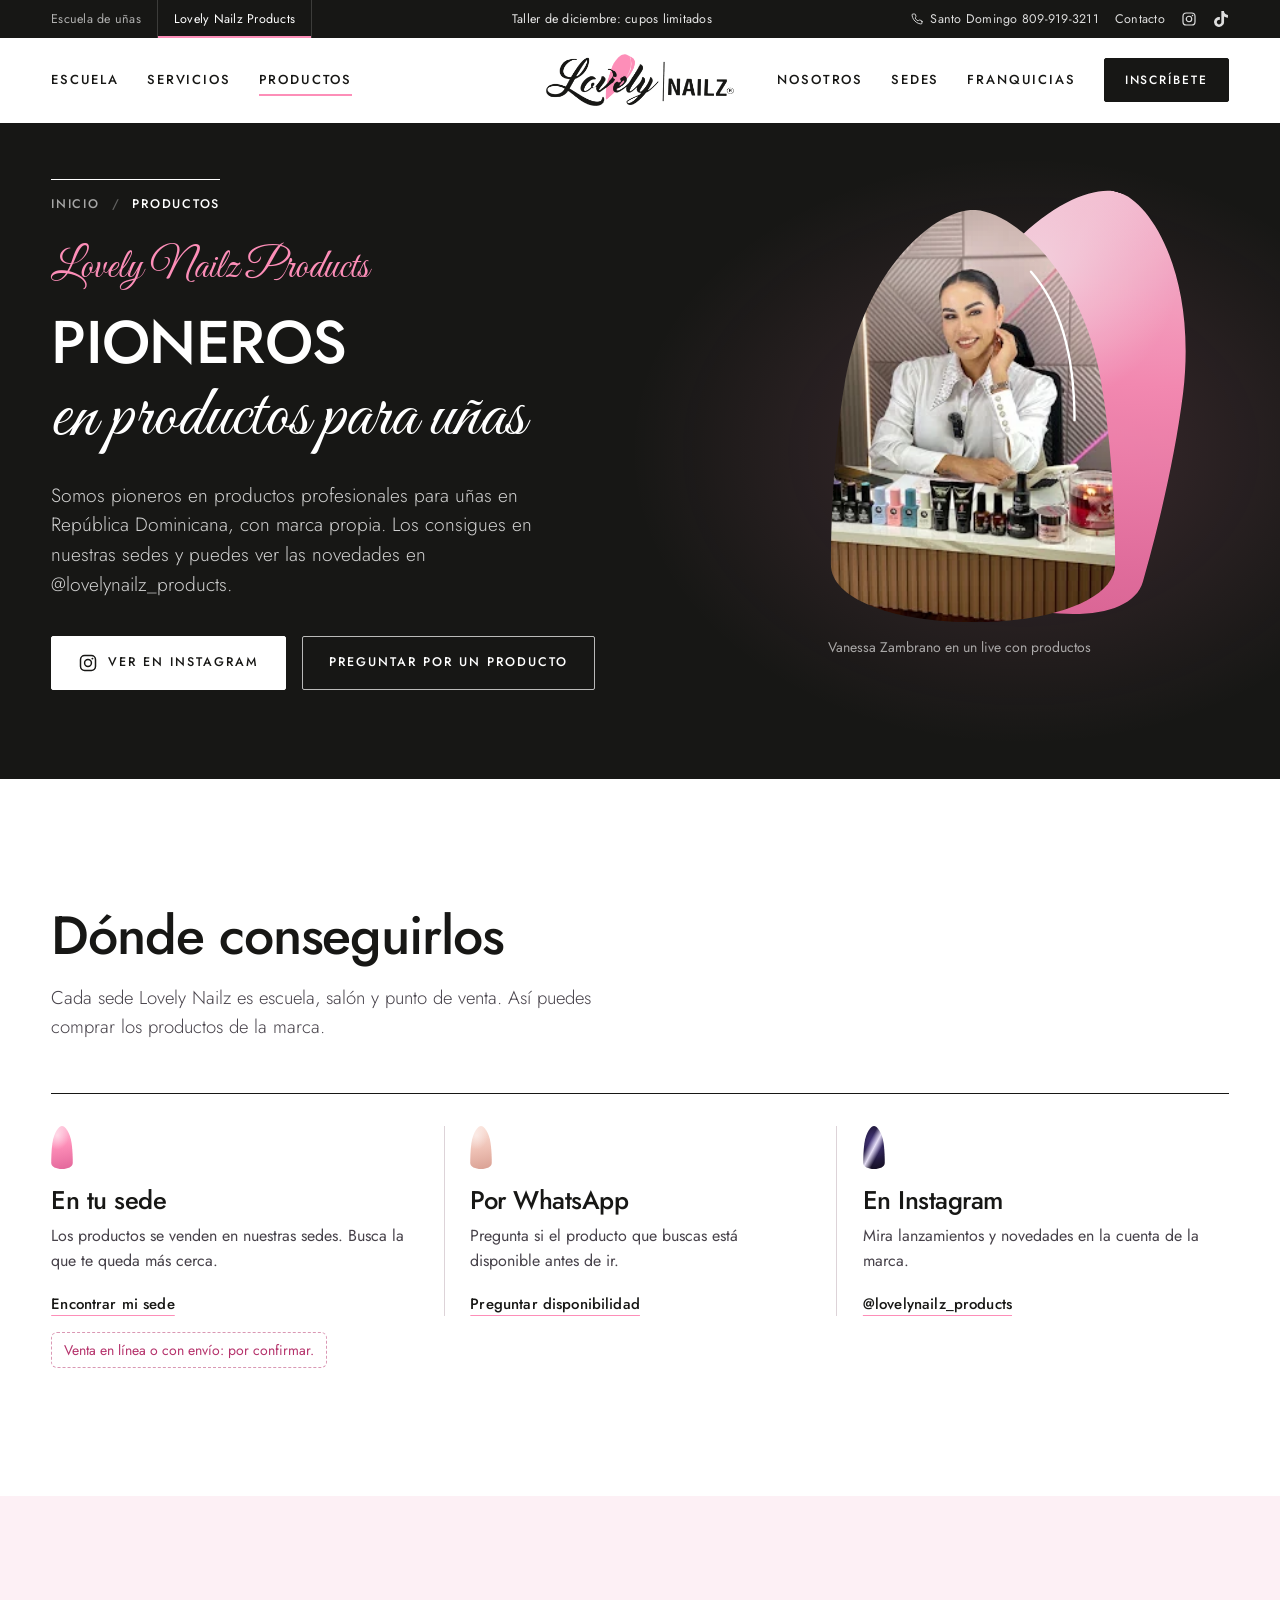
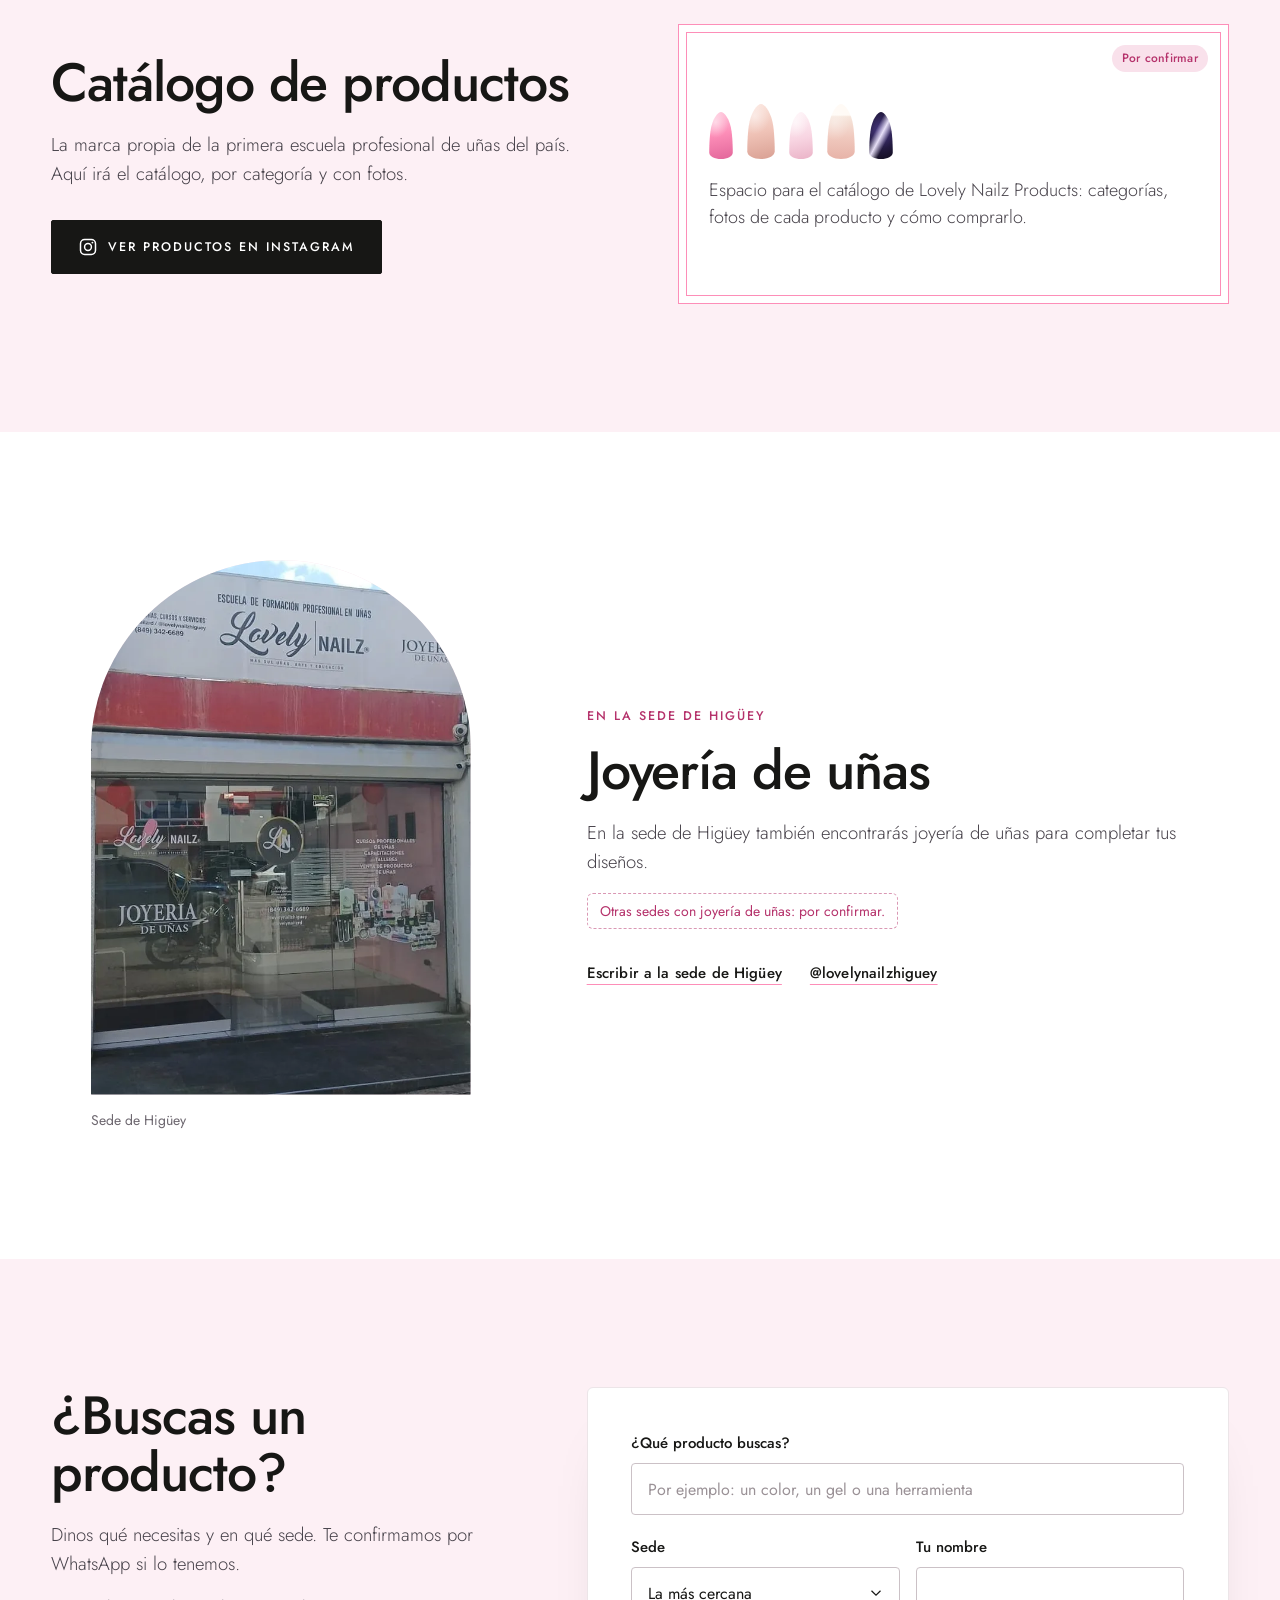
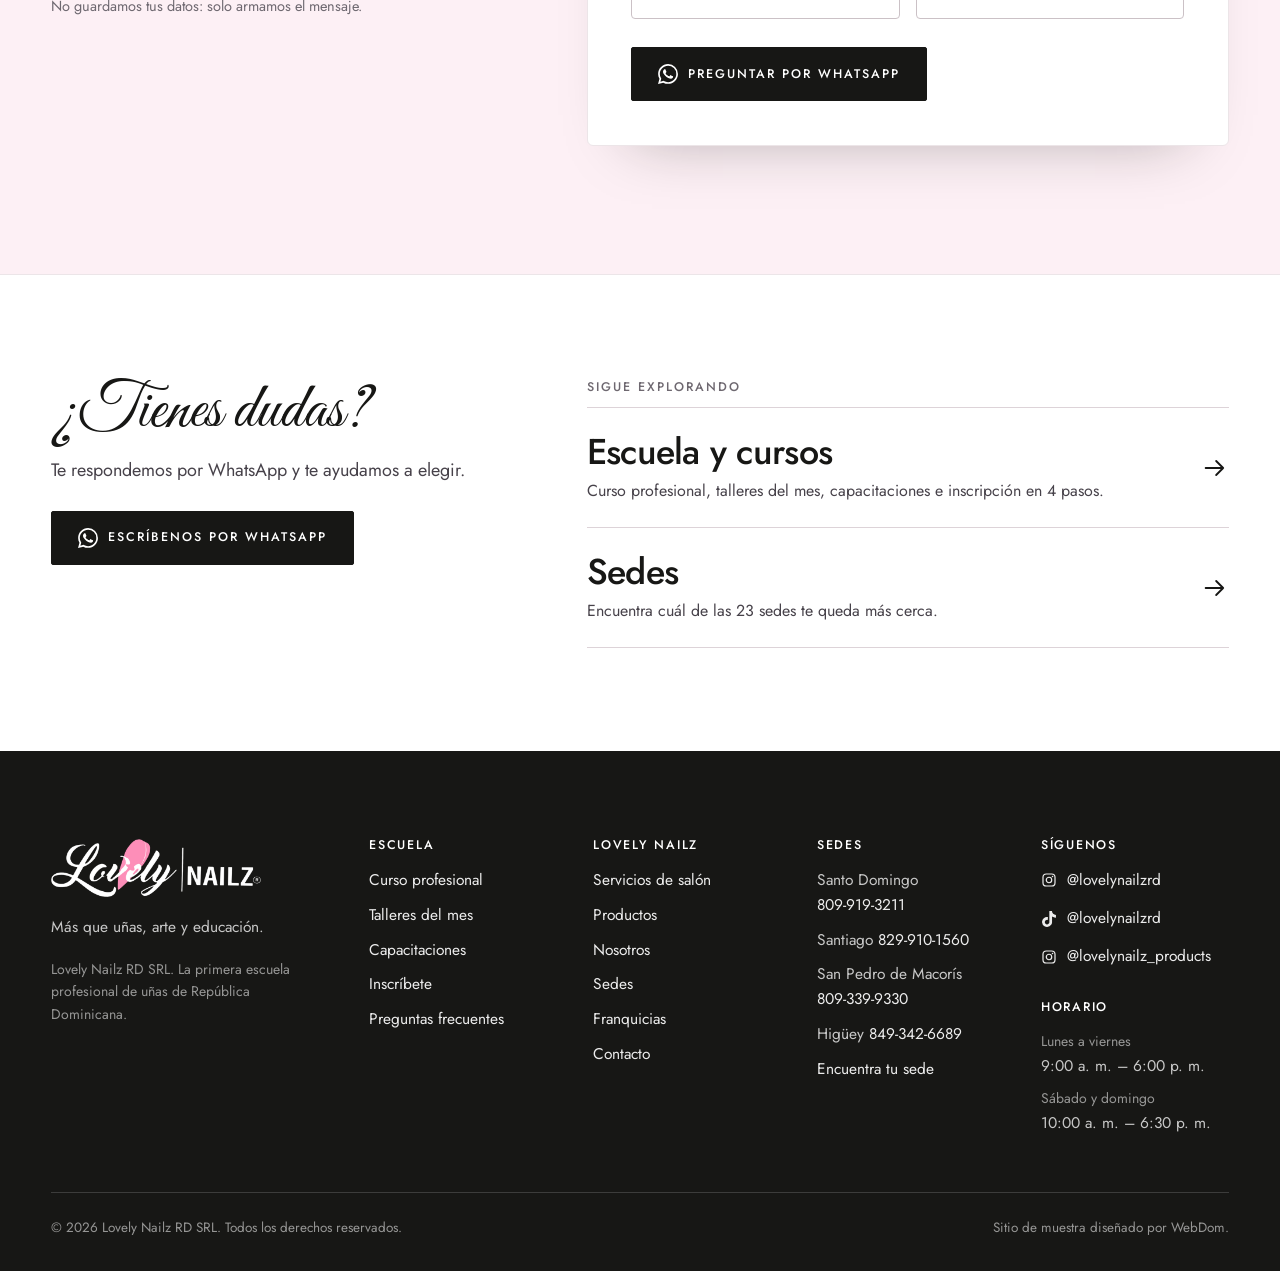
<file: productos.html>
<!doctype html>
<html lang="es-DO" class="no-js">
<head>
<meta charset="utf-8">
<meta name="viewport" content="width=device-width, initial-scale=1">
<title>Lovely Nailz Products: productos profesionales para uñas | Lovely Nailz RD</title>
<meta name="description" content="La marca propia de productos profesionales para uñas de Lovely Nailz, pioneros en República Dominicana. A la venta en nuestras sedes.">
<meta name="theme-color" content="#171715">
<!-- PENDIENTE: cuando exista dominio, agregar <link rel="canonical"> y usar URL absoluta en og:image -->
<meta property="og:type" content="website">
<meta property="og:locale" content="es_DO">
<meta property="og:site_name" content="Lovely Nailz RD">
<meta property="og:title" content="Lovely Nailz Products | Pioneros en productos para uñas en RD">
<meta property="og:description" content="La marca propia de productos profesionales para uñas de Lovely Nailz, pioneros en República Dominicana. A la venta en nuestras sedes.">
<meta property="og:image" content="images/og-lovely-nailz.jpg">
<meta name="twitter:card" content="summary_large_image">
<link rel="icon" type="image/png" sizes="32x32" href="images/favicon-32.png">
<link rel="apple-touch-icon" href="images/apple-touch-icon.png">
<link rel="preconnect" href="https://fonts.googleapis.com">
<link rel="preconnect" href="https://fonts.gstatic.com" crossorigin>
<link rel="stylesheet" href="https://fonts.googleapis.com/css2?family=Great+Vibes&family=Jost:wght@300..700&display=swap">
<link rel="stylesheet" href="styles.css">
<script>document.documentElement.classList.replace('no-js', 'js');</script>
</head>
<body class="pag-productos">
<a class="saltar" href="#contenido">Saltar al contenido</a>

<!-- Íconos -->
<svg class="sprite" aria-hidden="true" focusable="false">
  <symbol id="i-wa" viewBox="0 0 24 24"><path fill="currentColor" d="M17.47 14.38c-.3-.15-1.76-.87-2.03-.97-.27-.1-.47-.15-.67.15-.2.3-.77.97-.94 1.16-.17.2-.35.22-.64.07-.3-.15-1.26-.46-2.39-1.47-.88-.79-1.48-1.76-1.65-2.06-.17-.3-.02-.46.13-.6.13-.14.3-.35.45-.52.15-.18.2-.3.3-.5.1-.2.05-.37-.03-.52-.07-.15-.67-1.61-.92-2.2-.24-.59-.49-.5-.67-.51h-.57c-.2 0-.52.07-.79.37-.27.3-1.04 1.02-1.04 2.48 0 1.46 1.07 2.88 1.21 3.07.15.2 2.1 3.2 5.08 4.49.71.3 1.26.49 1.7.62.71.23 1.36.2 1.87.12.57-.08 1.76-.72 2-1.41.25-.7.25-1.29.18-1.41-.08-.13-.28-.2-.57-.35m-5.42 7.4h-.01a9.87 9.87 0 0 1-5.03-1.38l-.36-.21-3.74.98 1-3.65-.24-.37a9.86 9.86 0 0 1-1.51-5.26c0-5.45 4.44-9.88 9.89-9.88 2.64 0 5.12 1.03 6.99 2.9a9.83 9.83 0 0 1 2.89 6.99c0 5.45-4.44 9.88-9.88 9.88m8.41-18.3A11.82 11.82 0 0 0 12.05 0C5.5 0 .16 5.34.16 11.89c0 2.1.55 4.14 1.59 5.95L.06 24l6.3-1.65a11.88 11.88 0 0 0 5.68 1.45h.01c6.55 0 11.89-5.34 11.89-11.89a11.82 11.82 0 0 0-3.48-8.41Z"/></symbol>
  <symbol id="i-ig" viewBox="0 0 24 24"><rect x="3" y="3" width="18" height="18" rx="5" fill="none" stroke="currentColor" stroke-width="1.8"/><circle cx="12" cy="12" r="4.1" fill="none" stroke="currentColor" stroke-width="1.8"/><circle cx="17.3" cy="6.7" r="1.15" fill="currentColor"/></symbol>
  <symbol id="i-tt" viewBox="0 0 24 24"><path fill="currentColor" d="M12.53.02c1.31-.02 2.61-.01 3.91-.02.08 1.53.63 3.09 1.75 4.17 1.12 1.11 2.7 1.62 4.24 1.79v4.03a10.6 10.6 0 0 1-4.2-.97 12.4 12.4 0 0 1-1.62-.93c-.01 2.92.01 5.84-.02 8.75a7.64 7.64 0 0 1-1.35 3.94 7.45 7.45 0 0 1-5.91 3.21 7.29 7.29 0 0 1-4.08-1.03 7.54 7.54 0 0 1-3.65-5.71c-.02-.5-.03-1-.01-1.49a7.53 7.53 0 0 1 2.58-4.96 7.6 7.6 0 0 1 6.15-1.72c.02 1.48-.04 2.96-.04 4.44a3.46 3.46 0 0 0-3.02.37 3.47 3.47 0 0 0-1.36 1.75c-.21.51-.15 1.07-.14 1.61.24 1.64 1.82 3.02 3.5 2.87a3.35 3.35 0 0 0 2.77-1.61c.19-.33.4-.67.41-1.06.1-1.79.06-3.57.07-5.36.01-4.03-.01-8.05.02-12.07Z"/></symbol>
  <symbol id="i-tel" viewBox="0 0 24 24"><path fill="none" stroke="currentColor" stroke-width="1.8" stroke-linecap="round" stroke-linejoin="round" d="M22 16.92v3a2 2 0 0 1-2.18 2 19.8 19.8 0 0 1-8.63-3.07 19.5 19.5 0 0 1-6-6A19.8 19.8 0 0 1 2.12 4.18 2 2 0 0 1 4.11 2h3a2 2 0 0 1 2 1.72c.13.96.36 1.9.7 2.81a2 2 0 0 1-.45 2.11L8.09 9.91a16 16 0 0 0 6 6l1.27-1.27a2 2 0 0 1 2.11-.45c.91.34 1.85.57 2.81.7A2 2 0 0 1 22 16.92Z"/></symbol>
  <symbol id="i-pin" viewBox="0 0 24 24"><path fill="none" stroke="currentColor" stroke-width="1.8" stroke-linecap="round" stroke-linejoin="round" d="M21 10c0 7-9 13-9 13S3 17 3 10a9 9 0 0 1 18 0Z"/><circle cx="12" cy="10" r="3" fill="none" stroke="currentColor" stroke-width="1.8"/></symbol>
  <symbol id="i-ext" viewBox="0 0 24 24"><path fill="none" stroke="currentColor" stroke-width="1.8" stroke-linecap="round" stroke-linejoin="round" d="M18 13v6a2 2 0 0 1-2 2H5a2 2 0 0 1-2-2V8a2 2 0 0 1 2-2h6M15 3h6v6M10 14 21 3"/></symbol>
  <symbol id="i-izq" viewBox="0 0 24 24"><path fill="none" stroke="currentColor" stroke-width="1.6" stroke-linecap="round" stroke-linejoin="round" d="M15 18l-6-6 6-6"/></symbol>
  <symbol id="i-der" viewBox="0 0 24 24"><path fill="none" stroke="currentColor" stroke-width="1.6" stroke-linecap="round" stroke-linejoin="round" d="M9 18l6-6-6-6"/></symbol>
  <symbol id="i-flecha" viewBox="0 0 24 24"><path fill="none" stroke="currentColor" stroke-width="1.6" stroke-linecap="round" stroke-linejoin="round" d="M4 12h15M13 6l6 6-6 6"/></symbol>
  <symbol id="i-cerrar" viewBox="0 0 24 24"><path fill="none" stroke="currentColor" stroke-width="1.6" stroke-linecap="round" d="M18 6 6 18M6 6l12 12"/></symbol>
  <symbol id="i-mas" viewBox="0 0 24 24"><path fill="none" stroke="currentColor" stroke-width="1.6" stroke-linecap="round" d="M12 5v14M5 12h14"/></symbol>
  <symbol id="i-check" viewBox="0 0 24 24"><path fill="none" stroke="currentColor" stroke-width="2" stroke-linecap="round" stroke-linejoin="round" d="M20 6 9 17l-5-5"/></symbol>
  <symbol id="i-copiar" viewBox="0 0 24 24"><rect x="9" y="9" width="12" height="12" rx="2" fill="none" stroke="currentColor" stroke-width="1.8"/><path fill="none" stroke="currentColor" stroke-width="1.8" d="M5 15H4a1 1 0 0 1-1-1V4a1 1 0 0 1 1-1h10a1 1 0 0 1 1 1v1"/></symbol>
  <symbol id="i-reloj" viewBox="0 0 24 24"><circle cx="12" cy="12" r="9" fill="none" stroke="currentColor" stroke-width="1.8"/><path fill="none" stroke="currentColor" stroke-width="1.8" stroke-linecap="round" stroke-linejoin="round" d="M12 7v5l3.2 2"/></symbol>
  <symbol id="i-buscar" viewBox="0 0 24 24"><circle cx="11" cy="11" r="7" fill="none" stroke="currentColor" stroke-width="1.8"/><path fill="none" stroke="currentColor" stroke-width="1.8" stroke-linecap="round" d="m20.5 20.5-4.2-4.2"/></symbol>
</svg>

<!-- Barra superior: marcas (como las pestañas de escuela y academia de la referencia) y contacto -->
<div class="barra-sup">
  <div class="wrap barra-sup-in">
    <nav class="barra-marcas" aria-label="Marcas Lovely Nailz">
      <a href="index.html">Escuela de uñas</a>
      <a href="productos.html" aria-current="page">Lovely Nailz Products</a>
    </nav>
    <p class="barra-aviso"><a href="escuela.html#talleres">Taller <span data-mes-titulo>del mes</span>: cupos limitados</a></p>
    <div class="barra-contacto">
      <a href="tel:+18099193211"><svg class="ico ico--xs" aria-hidden="true"><use href="#i-tel"/></svg>Santo Domingo 809-919-3211</a>
      <a href="franquicias.html#contacto">Contacto</a>
      <a href="https://www.instagram.com/lovelynailzrd" target="_blank" rel="noopener" aria-label="Instagram de Lovely Nailz"><svg class="ico ico--sm" aria-hidden="true"><use href="#i-ig"/></svg></a>
      <a href="https://www.tiktok.com/@lovelynailzrd" target="_blank" rel="noopener" aria-label="TikTok de Lovely Nailz"><svg class="ico ico--sm" aria-hidden="true"><use href="#i-tt"/></svg></a>
    </div>
  </div>
</div>

<header class="cabecera" id="cabecera">
  <div class="wrap cabecera-in">
    <button class="menu-btn" type="button" aria-expanded="false" aria-controls="menu-movil">
      <span class="menu-btn-lineas" aria-hidden="true"><span></span><span></span></span>
      <span class="sr">Abrir menú</span>
    </button>
    <nav class="nav nav--izq" aria-label="Principal">
      <a href="escuela.html">Escuela</a>
      <a href="servicios.html">Servicios</a>
      <a href="productos.html" aria-current="page">Productos</a>
    </nav>
    <a class="logo" href="index.html">
      <img src="images/logo/lovely-nailz-wordmark.png" width="720" height="200" alt="Lovely Nailz, inicio">
    </a>
    <div class="cabecera-der">
      <nav class="nav nav--der" aria-label="Más páginas">
        <a href="nosotros.html">Nosotros</a>
        <a href="sedes.html">Sedes</a>
        <a href="franquicias.html">Franquicias</a>
      </nav>
      <a class="btn btn--sm cabecera-cta" href="escuela.html#inscripcion"><span class="btn-txt">Inscríbete</span></a>
      <a class="cabecera-wa" data-wa="general" href="https://wa.me/18493426689" target="_blank" rel="noopener" aria-label="Escribir a Lovely Nailz por WhatsApp"><svg class="ico" aria-hidden="true"><use href="#i-wa"/></svg></a>
    </div>
  </div>
</header>

<!-- Menú de tablet y móvil (fuera de la cabecera para que se fije a la pantalla) -->
<div class="menu-movil" id="menu-movil" hidden>
  <div class="wrap menu-movil-in">
    <nav class="menu-movil-nav" aria-label="Menú">
      <a href="index.html">Inicio</a>
      <a href="escuela.html">Escuela y cursos</a>
      <a href="servicios.html">Servicios de salón</a>
      <a href="productos.html" aria-current="page">Productos</a>
      <a href="nosotros.html">Nosotros</a>
      <a href="sedes.html">Sedes</a>
      <a href="franquicias.html">Franquicias y contacto</a>
    </nav>
    <div class="menu-movil-acciones">
      <a class="btn" href="escuela.html#inscripcion"><span class="btn-txt">Inscríbete</span></a>
      <a class="btn btn--ghost" data-wa="general" href="https://wa.me/18493426689" target="_blank" rel="noopener"><svg class="ico" aria-hidden="true"><use href="#i-wa"/></svg><span class="btn-txt">Escríbenos por WhatsApp</span></a>
    </div>
    <p class="menu-movil-pie">Santo Domingo <a href="tel:+18099193211">809-919-3211</a> <span class="sep" aria-hidden="true"></span> <a href="https://www.instagram.com/lovelynailzrd" target="_blank" rel="noopener">@lovelynailzrd</a></p>
  </div>
</div>

<main id="contenido">

  <!-- ===== Encabezado de página (oscuro, como la marca de productos) ===== -->
  <section class="pag-hero pag-hero--negro" aria-labelledby="ph-titulo">
    <div class="wrap pag-hero-grid">
      <div class="pag-hero-texto">
        <nav class="migas" aria-label="Ruta" data-entra style="--d:60ms"><a href="index.html">Inicio</a><span aria-hidden="true">/</span><span aria-current="page">Productos</span></nav>
        <p class="marca-sub" data-entra style="--d:140ms">Lovely Nailz Products</p>
        <h1 class="pag-titulo" id="ph-titulo">
          <span class="linea"><span class="h1-a" style="--d:200ms">Pioneros</span></span>
          <span class="linea linea--script"><span class="h1-b" style="--d:340ms">en productos para uñas</span></span>
        </h1>
        <p class="pag-lead" data-entra style="--d:480ms">Somos pioneros en productos profesionales para uñas en República Dominicana, con marca propia. Los consigues en nuestras sedes y puedes ver las novedades en @lovelynailz_products.</p>
        <div class="hero-acciones" data-entra style="--d:600ms">
          <a class="btn btn--claro" href="https://www.instagram.com/lovelynailz_products" target="_blank" rel="noopener"><svg class="ico" aria-hidden="true"><use href="#i-ig"/></svg><span class="btn-txt">Ver en Instagram</span></a>
          <a class="btn btn--linea-clara" href="#buscar-producto"><span class="btn-txt">Preguntar por un producto</span></a>
        </div>
      </div>
      <div class="pag-hero-visual" data-entra style="--d:360ms">
        <figure class="marco marco--una productos-foto">
          <div class="marco-in"><img src="images/fotos/vanessa-zambrano-live.webp" width="240" height="320" fetchpriority="high" alt="Vanessa Zambrano en un live, con productos para uñas sobre la mesa"></div>
          <figcaption>Vanessa Zambrano en un live con productos</figcaption>
        </figure>
      </div>
    </div>
  </section>

  <!-- ===== Cómo conseguirlos ===== -->
  <section class="sec comprar" id="comprar" aria-labelledby="comprar-titulo">
    <div class="wrap">
      <div class="sec-cab">
        <h2 class="h2" id="comprar-titulo">Dónde conseguirlos</h2>
        <p class="sec-intro">Cada sede Lovely Nailz es escuela, salón y punto de venta. Así puedes comprar los productos de la marca.</p>
      </div>
      <ul class="tres tres--ancho">
        <li>
          <span class="mini-una mini-una--laca" aria-hidden="true"></span>
          <h3>En tu sede</h3>
          <p>Los productos se venden en nuestras sedes. Busca la que te queda más cerca.</p>
          <a class="enlace" href="sedes.html#encuentra">Encontrar mi sede</a>
        </li>
        <li>
          <span class="mini-una mini-una--nude" aria-hidden="true"></span>
          <h3>Por WhatsApp</h3>
          <p>Pregunta si el producto que buscas está disponible antes de ir.</p>
          <a class="enlace" data-wa="productos" href="https://wa.me/18493426689" target="_blank" rel="noopener">Preguntar disponibilidad</a>
        </li>
        <li>
          <span class="mini-una mini-una--ojo" data-ojo aria-hidden="true"></span>
          <h3>En Instagram</h3>
          <p>Mira lanzamientos y novedades en la cuenta de la marca.</p>
          <a class="enlace" href="https://www.instagram.com/lovelynailz_products" target="_blank" rel="noopener">@lovelynailz_products</a>
        </li>
      </ul>
      <p class="nota nota--pendiente" data-pendiente="Venta en línea o con envío">Venta en línea o con envío: por confirmar.</p>
    </div>
  </section>

  <!-- ===== Catálogo (espacio reservado) ===== -->
  <section class="sec sec--rosa catalogo" id="catalogo" aria-labelledby="catalogo-titulo">
    <div class="wrap catalogo-grid">
      <div class="catalogo-texto">
        <h2 class="h2" id="catalogo-titulo">Catálogo de productos</h2>
        <p class="sec-intro">La marca propia de la primera escuela profesional de uñas del país. Aquí irá el catálogo, por categoría y con fotos.</p>
        <div class="acciones">
          <a class="btn" href="https://www.instagram.com/lovelynailz_products" target="_blank" rel="noopener"><svg class="ico" aria-hidden="true"><use href="#i-ig"/></svg><span class="btn-txt">Ver productos en Instagram</span></a>
        </div>
      </div>
      <div class="catalogo-espacio certificado" data-pendiente="Catálogo, categorías, fotos y precios de los productos">
        <div class="catalogo-muestras" aria-hidden="true">
          <span class="mini-una mini-una--laca"></span><span class="mini-una mini-una--nude"></span><span class="mini-una mini-una--rubber"></span><span class="mini-una mini-una--natural"></span><span class="mini-una mini-una--ojo"></span>
        </div>
        <p class="certificado-txt">Espacio para el catálogo de Lovely Nailz Products: categorías, fotos de cada producto y cómo comprarlo.</p>
        <span class="etiqueta-pendiente">Por confirmar</span>
      </div>
    </div>
  </section>

  <!-- ===== Joyería de uñas ===== -->
  <section class="sec joyeria" id="joyeria" aria-labelledby="joyeria-titulo">
    <div class="wrap joyeria-grid">
      <figure class="marco marco--arco joyeria-foto" data-pintar>
        <div class="marco-in"><img src="images/fotos/sede-higuey-fachada.webp" width="640" height="970" loading="lazy" alt="Fachada de la sede de Higüey con los letreros de Lovely Nailz y de joyería" style="object-position:50% 40%"></div>
        <figcaption>Sede de Higüey</figcaption>
      </figure>
      <div class="joyeria-texto">
        <p class="eyebrow">En la sede de Higüey</p>
        <h2 class="h2" id="joyeria-titulo">Joyería de uñas</h2>
        <p class="sec-intro">En la sede de Higüey también encontrarás joyería de uñas para completar tus diseños.</p>
        <p class="nota nota--pendiente" data-pendiente="Otras sedes con joyería de uñas">Otras sedes con joyería de uñas: por confirmar.</p>
        <div class="acciones">
          <a class="enlace" data-wa="higuey" href="https://wa.me/18493426689" target="_blank" rel="noopener">Escribir a la sede de Higüey</a>
          <a class="enlace" href="https://www.instagram.com/lovelynailzhiguey" target="_blank" rel="noopener">@lovelynailzhiguey</a>
        </div>
      </div>
    </div>
  </section>

  <!-- ===== ¿Buscas un producto? ===== -->
  <section class="sec sec--rosa rapido-sec" id="buscar-producto" aria-labelledby="bp-titulo">
    <div class="wrap rapido-grid">
      <div>
        <h2 class="h2" id="bp-titulo">¿Buscas un producto?</h2>
        <p class="sec-intro">Dinos qué necesitas y en qué sede. Te confirmamos por WhatsApp si lo tenemos.</p>
        <p class="nota">No guardamos tus datos: solo armamos el mensaje.</p>
      </div>
      <div class="form-caja">
        <form class="rapido" data-rapido="producto" novalidate>
          <div class="campo">
            <label for="p-producto">¿Qué producto buscas?</label>
            <input type="text" id="p-producto" name="producto" aria-describedby="err-p-producto" data-req="texto" data-error="Escribe el producto que buscas." placeholder="Por ejemplo: un color, un gel o una herramienta">
            <p class="error" id="err-p-producto" hidden></p>
          </div>
          <div class="campos-2">
            <div class="campo">
              <label for="p-sede">Sede</label>
              <select id="p-sede" name="sede">
                <option value="la sede más cercana">La más cercana</option>
                <option value="la sede de Santo Domingo">Santo Domingo</option>
                <option value="la sede de Santiago">Santiago</option>
                <option value="la sede de San Pedro de Macorís">San Pedro de Macorís</option>
                <option value="la sede de Higüey">Higüey</option>
              </select>
            </div>
            <div class="campo">
              <label for="p-nombre">Tu nombre</label>
              <input type="text" id="p-nombre" name="nombre" autocomplete="name" aria-describedby="err-p-nombre" data-req="texto" data-error="Escribe tu nombre.">
              <p class="error" id="err-p-nombre" hidden></p>
            </div>
          </div>
          <div class="rapido-nav">
            <button class="btn" type="submit"><svg class="ico" aria-hidden="true"><use href="#i-wa"/></svg><span class="btn-txt">Preguntar por WhatsApp</span></button>
          </div>
          <p class="rapido-listo" role="status" hidden>Tu mensaje está listo en WhatsApp. Si no se abrió, <a class="enlace" data-rapido-wa href="https://wa.me/18493426689" target="_blank" rel="noopener">ábrelo aquí</a>.</p>
        </form>
      </div>
    </div>
  </section>

  <section class="seguir" aria-labelledby="seguir-titulo">
    <div class="wrap seguir-grid">
      <div class="seguir-cta">
        <h2 class="seguir-titulo" id="seguir-titulo">¿Tienes dudas?</h2>
        <p>Te respondemos por WhatsApp y te ayudamos a elegir.</p>
        <a class="btn" data-wa="productos" href="https://wa.me/18493426689" target="_blank" rel="noopener"><svg class="ico" aria-hidden="true"><use href="#i-wa"/></svg><span class="btn-txt">Escríbenos por WhatsApp</span></a>
      </div>
      <nav class="seguir-links" aria-label="Sigue explorando">
        <p class="seguir-kicker">Sigue explorando</p>
        <a class="seguir-link" href="escuela.html"><span class="seguir-nombre">Escuela y cursos</span><span class="seguir-desc">Curso profesional, talleres del mes, capacitaciones e inscripción en 4 pasos.</span><svg class="ico seguir-flecha" aria-hidden="true"><use href="#i-flecha"/></svg></a>
        <a class="seguir-link" href="sedes.html"><span class="seguir-nombre">Sedes</span><span class="seguir-desc">Encuentra cuál de las 23 sedes te queda más cerca.</span><svg class="ico seguir-flecha" aria-hidden="true"><use href="#i-flecha"/></svg></a>
      </nav>
    </div>
  </section>

</main>

<footer class="pie">
  <div class="wrap pie-grid">
    <div class="pie-marca">
      <img src="images/logo/lovely-nailz-wordmark-claro.png" width="720" height="200" loading="lazy" alt="Lovely Nailz">
      <p>Más que uñas, arte y educación.</p>
      <p class="pie-legal">Lovely Nailz RD SRL. La primera escuela profesional de uñas de República Dominicana.</p>
    </div>
    <nav class="pie-col" aria-label="Escuela">
      <h2 class="pie-h">Escuela</h2>
      <ul>
        <li><a href="escuela.html#curso">Curso profesional</a></li>
        <li><a href="escuela.html#talleres">Talleres del mes</a></li>
        <li><a href="escuela.html#capacitaciones">Capacitaciones</a></li>
        <li><a href="escuela.html#inscripcion">Inscríbete</a></li>
        <li><a href="escuela.html#preguntas">Preguntas frecuentes</a></li>
      </ul>
    </nav>
    <nav class="pie-col" aria-label="Lovely Nailz">
      <h2 class="pie-h">Lovely Nailz</h2>
      <ul>
        <li><a href="servicios.html">Servicios de salón</a></li>
        <li><a href="productos.html">Productos</a></li>
        <li><a href="nosotros.html">Nosotros</a></li>
        <li><a href="sedes.html">Sedes</a></li>
        <li><a href="franquicias.html">Franquicias</a></li>
        <li><a href="franquicias.html#contacto">Contacto</a></li>
      </ul>
    </nav>
    <div class="pie-col pie-col--sedes">
      <h2 class="pie-h">Sedes</h2>
      <ul>
        <li>Santo Domingo <a class="pie-tel" href="tel:+18099193211">809-919-3211</a></li>
        <li>Santiago <a class="pie-tel" href="tel:+18299101560">829-910-1560</a></li>
        <li>San Pedro de Macorís <a class="pie-tel" href="tel:+18093399330">809-339-9330</a></li>
        <li>Higüey <a class="pie-tel" data-wa="higuey" href="https://wa.me/18493426689" target="_blank" rel="noopener">849-342-6689</a></li>
        <li><a href="sedes.html#encuentra">Encuentra tu sede</a></li>
      </ul>
    </div>
    <div class="pie-col pie-col--redes">
      <h2 class="pie-h">Síguenos</h2>
      <ul class="pie-redes">
        <li><a href="https://www.instagram.com/lovelynailzrd" target="_blank" rel="noopener"><svg class="ico ico--sm" aria-hidden="true"><use href="#i-ig"/></svg>@lovelynailzrd</a></li>
        <li><a href="https://www.tiktok.com/@lovelynailzrd" target="_blank" rel="noopener"><svg class="ico ico--sm" aria-hidden="true"><use href="#i-tt"/></svg>@lovelynailzrd</a></li>
        <li><a href="https://www.instagram.com/lovelynailz_products" target="_blank" rel="noopener"><svg class="ico ico--sm" aria-hidden="true"><use href="#i-ig"/></svg>@lovelynailz_products</a></li>
      </ul>
      <h2 class="pie-h pie-h--2">Horario</h2>
      <p class="pie-horario"><span>Lunes a viernes</span> <span>9:00 a.&nbsp;m. – 6:00&nbsp;p.&nbsp;m.</span><span>Sábado y domingo</span> <span>10:00 a.&nbsp;m. – 6:30&nbsp;p.&nbsp;m.</span></p>
    </div>
  </div>
  <div class="wrap pie-base">
    <p>© <span data-anio>2026</span> Lovely Nailz RD SRL. Todos los derechos reservados.</p>
    <p>Sitio de muestra diseñado por WebDom.</p>
  </div>
</footer>

<a class="wa-flotante" data-wa="productos" href="https://wa.me/18493426689" target="_blank" rel="noopener" aria-label="Escribir a Lovely Nailz por WhatsApp">
  <svg class="ico" aria-hidden="true"><use href="#i-wa"/></svg><span class="wa-flotante-txt">WhatsApp</span>
</a>

<script src="script.js" defer></script>
</body>
</html>
</file>
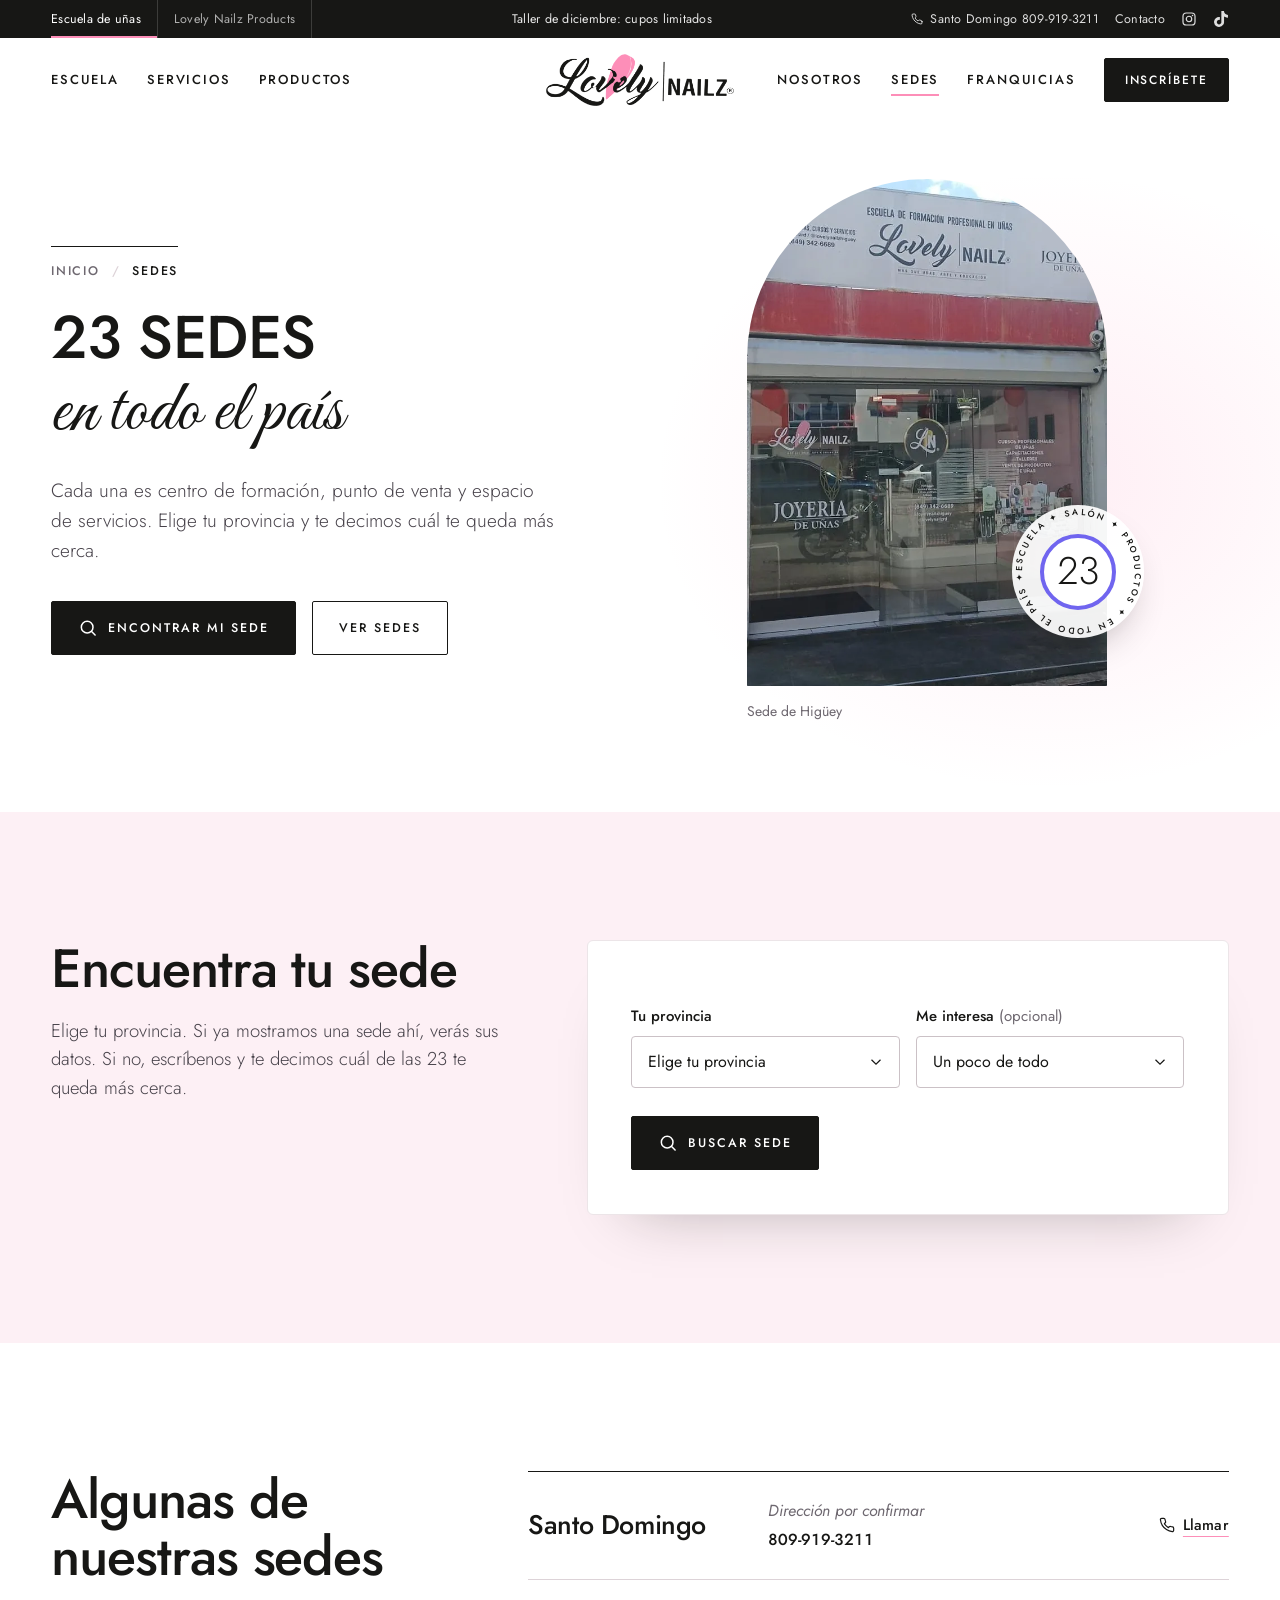
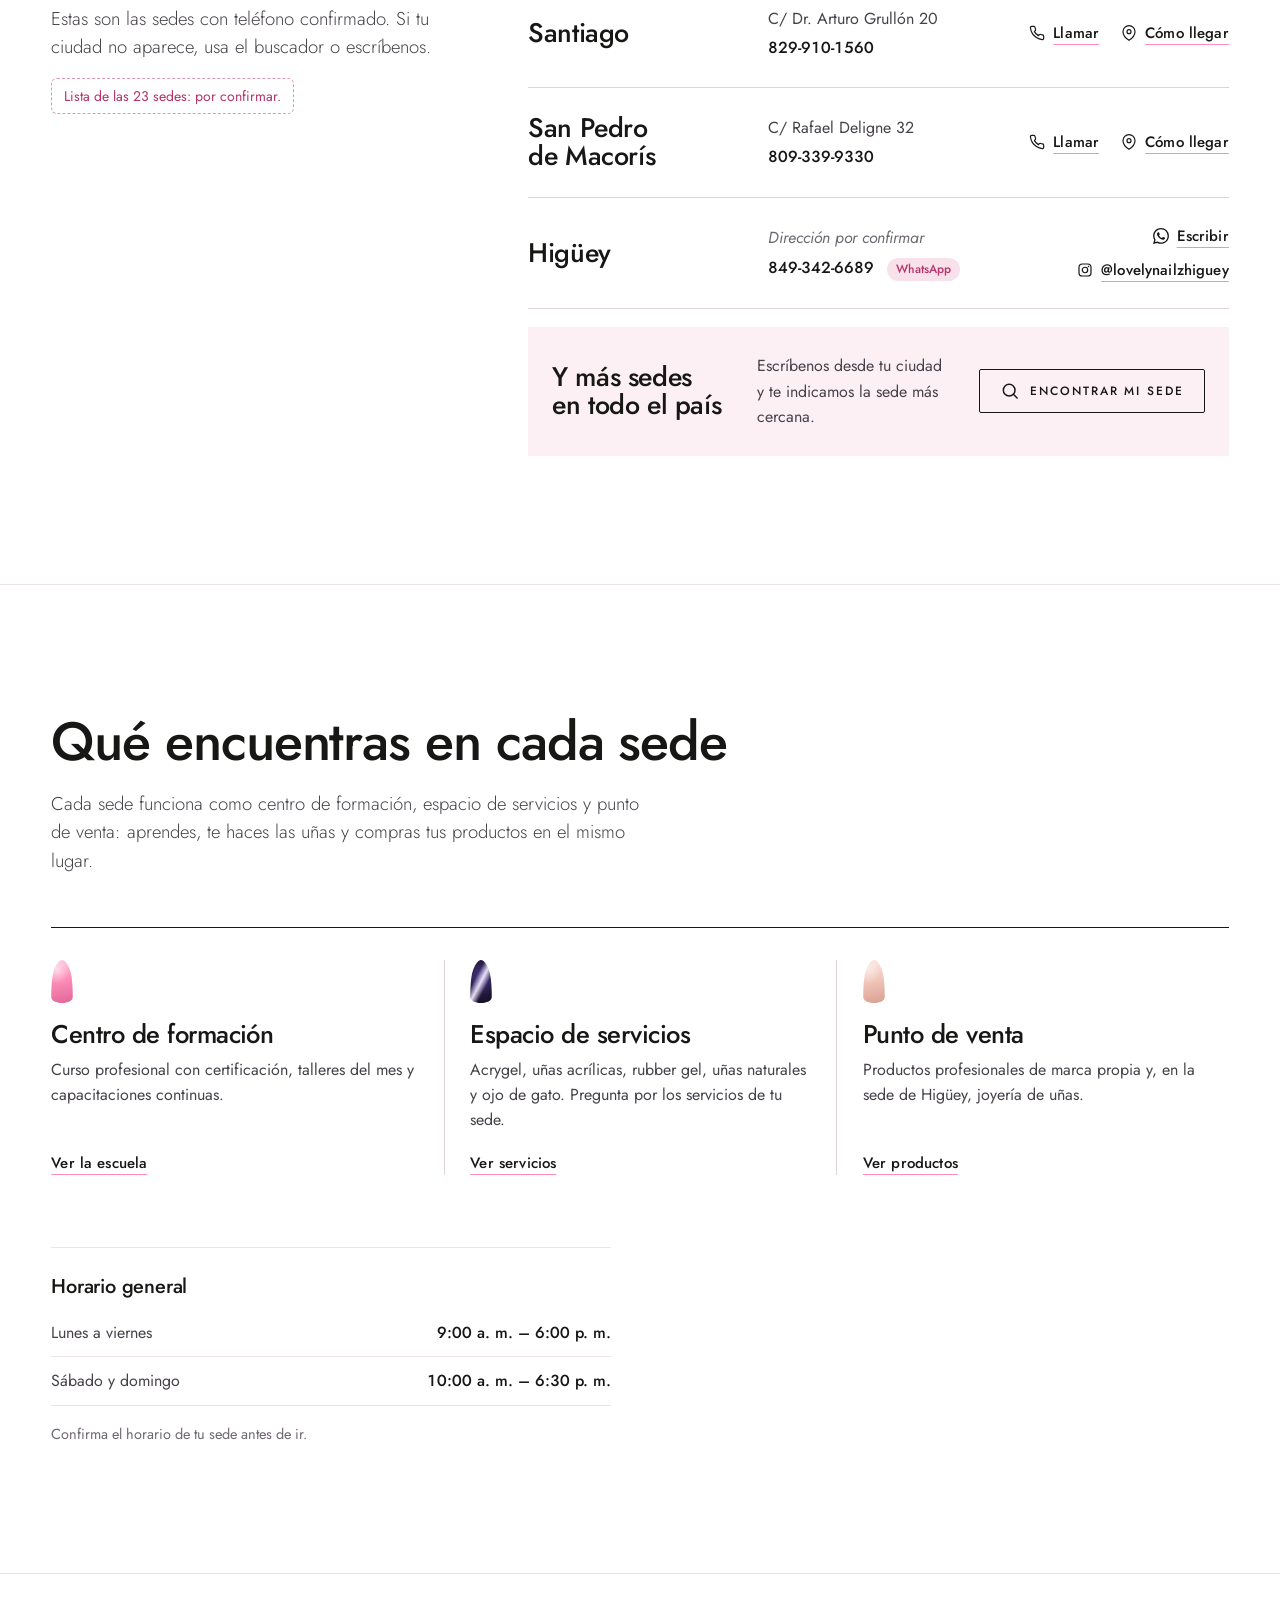
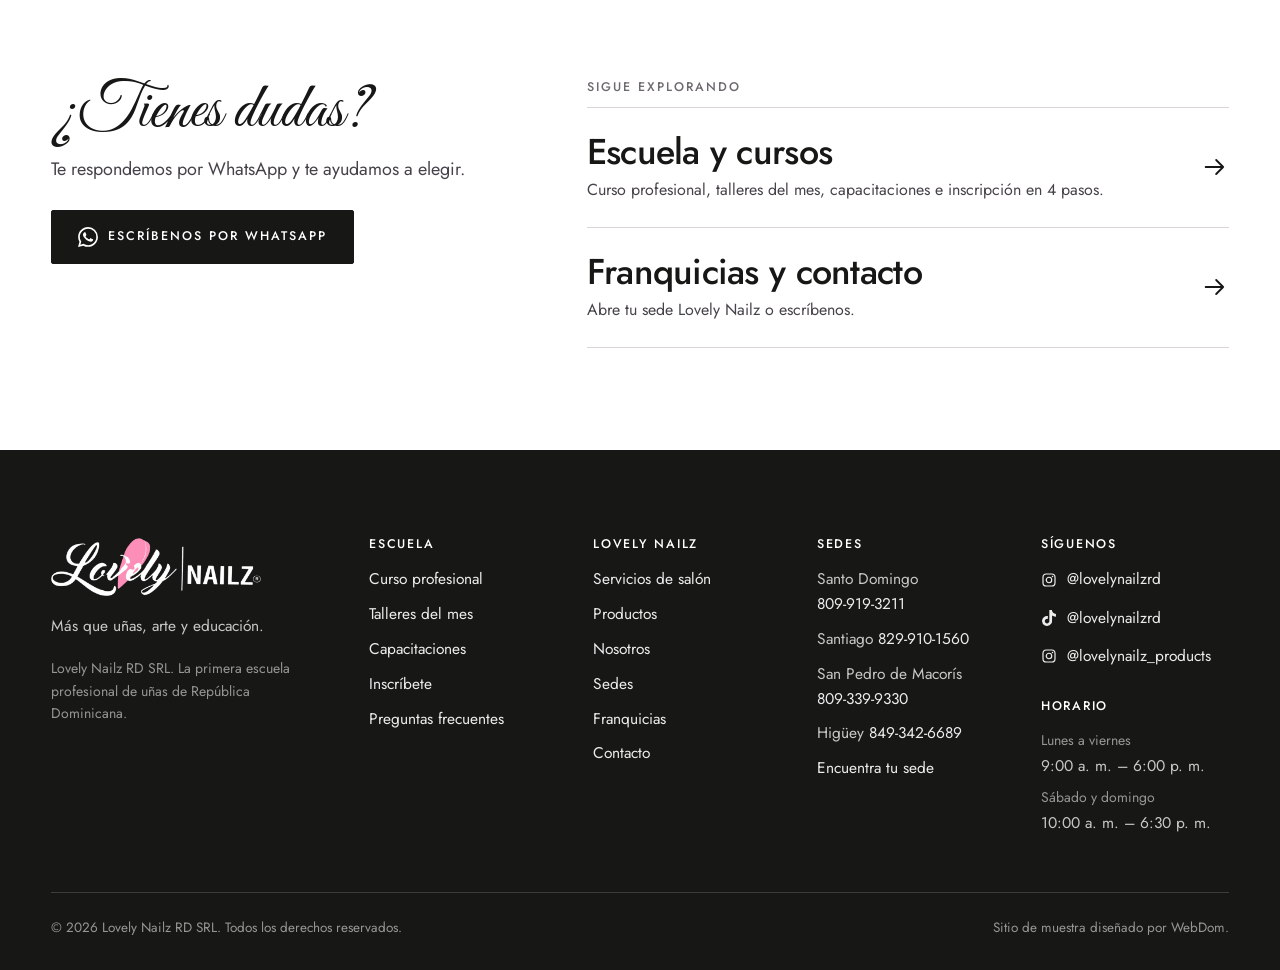
<file: sedes.html>
<!doctype html>
<html lang="es-DO" class="no-js">
<head>
<meta charset="utf-8">
<meta name="viewport" content="width=device-width, initial-scale=1">
<title>23 sedes en República Dominicana | Lovely Nailz RD</title>
<meta name="description" content="Encuentra tu sede Lovely Nailz: 23 sedes en el país, cada una con escuela, salón y productos. Santo Domingo, Santiago, San Pedro de Macorís, Higüey y más.">
<meta name="theme-color" content="#171715">
<!-- PENDIENTE: cuando exista dominio, agregar <link rel="canonical"> y usar URL absoluta en og:image -->
<meta property="og:type" content="website">
<meta property="og:locale" content="es_DO">
<meta property="og:site_name" content="Lovely Nailz RD">
<meta property="og:title" content="Sedes Lovely Nailz | 23 sedes en todo el país">
<meta property="og:description" content="Encuentra tu sede Lovely Nailz: 23 sedes en el país, cada una con escuela, salón y productos. Santo Domingo, Santiago, San Pedro de Macorís, Higüey y más.">
<meta property="og:image" content="images/og-lovely-nailz.jpg">
<meta name="twitter:card" content="summary_large_image">
<link rel="icon" type="image/png" sizes="32x32" href="images/favicon-32.png">
<link rel="apple-touch-icon" href="images/apple-touch-icon.png">
<link rel="preconnect" href="https://fonts.googleapis.com">
<link rel="preconnect" href="https://fonts.gstatic.com" crossorigin>
<link rel="stylesheet" href="https://fonts.googleapis.com/css2?family=Great+Vibes&family=Jost:wght@300..700&display=swap">
<link rel="stylesheet" href="styles.css">
<script>document.documentElement.classList.replace('no-js', 'js');</script>
</head>
<body class="pag-sedes">
<a class="saltar" href="#contenido">Saltar al contenido</a>

<!-- Íconos -->
<svg class="sprite" aria-hidden="true" focusable="false">
  <symbol id="i-wa" viewBox="0 0 24 24"><path fill="currentColor" d="M17.47 14.38c-.3-.15-1.76-.87-2.03-.97-.27-.1-.47-.15-.67.15-.2.3-.77.97-.94 1.16-.17.2-.35.22-.64.07-.3-.15-1.26-.46-2.39-1.47-.88-.79-1.48-1.76-1.65-2.06-.17-.3-.02-.46.13-.6.13-.14.3-.35.45-.52.15-.18.2-.3.3-.5.1-.2.05-.37-.03-.52-.07-.15-.67-1.61-.92-2.2-.24-.59-.49-.5-.67-.51h-.57c-.2 0-.52.07-.79.37-.27.3-1.04 1.02-1.04 2.48 0 1.46 1.07 2.88 1.21 3.07.15.2 2.1 3.2 5.08 4.49.71.3 1.26.49 1.7.62.71.23 1.36.2 1.87.12.57-.08 1.76-.72 2-1.41.25-.7.25-1.29.18-1.41-.08-.13-.28-.2-.57-.35m-5.42 7.4h-.01a9.87 9.87 0 0 1-5.03-1.38l-.36-.21-3.74.98 1-3.65-.24-.37a9.86 9.86 0 0 1-1.51-5.26c0-5.45 4.44-9.88 9.89-9.88 2.64 0 5.12 1.03 6.99 2.9a9.83 9.83 0 0 1 2.89 6.99c0 5.45-4.44 9.88-9.88 9.88m8.41-18.3A11.82 11.82 0 0 0 12.05 0C5.5 0 .16 5.34.16 11.89c0 2.1.55 4.14 1.59 5.95L.06 24l6.3-1.65a11.88 11.88 0 0 0 5.68 1.45h.01c6.55 0 11.89-5.34 11.89-11.89a11.82 11.82 0 0 0-3.48-8.41Z"/></symbol>
  <symbol id="i-ig" viewBox="0 0 24 24"><rect x="3" y="3" width="18" height="18" rx="5" fill="none" stroke="currentColor" stroke-width="1.8"/><circle cx="12" cy="12" r="4.1" fill="none" stroke="currentColor" stroke-width="1.8"/><circle cx="17.3" cy="6.7" r="1.15" fill="currentColor"/></symbol>
  <symbol id="i-tt" viewBox="0 0 24 24"><path fill="currentColor" d="M12.53.02c1.31-.02 2.61-.01 3.91-.02.08 1.53.63 3.09 1.75 4.17 1.12 1.11 2.7 1.62 4.24 1.79v4.03a10.6 10.6 0 0 1-4.2-.97 12.4 12.4 0 0 1-1.62-.93c-.01 2.92.01 5.84-.02 8.75a7.64 7.64 0 0 1-1.35 3.94 7.45 7.45 0 0 1-5.91 3.21 7.29 7.29 0 0 1-4.08-1.03 7.54 7.54 0 0 1-3.65-5.71c-.02-.5-.03-1-.01-1.49a7.53 7.53 0 0 1 2.58-4.96 7.6 7.6 0 0 1 6.15-1.72c.02 1.48-.04 2.96-.04 4.44a3.46 3.46 0 0 0-3.02.37 3.47 3.47 0 0 0-1.36 1.75c-.21.51-.15 1.07-.14 1.61.24 1.64 1.82 3.02 3.5 2.87a3.35 3.35 0 0 0 2.77-1.61c.19-.33.4-.67.41-1.06.1-1.79.06-3.57.07-5.36.01-4.03-.01-8.05.02-12.07Z"/></symbol>
  <symbol id="i-tel" viewBox="0 0 24 24"><path fill="none" stroke="currentColor" stroke-width="1.8" stroke-linecap="round" stroke-linejoin="round" d="M22 16.92v3a2 2 0 0 1-2.18 2 19.8 19.8 0 0 1-8.63-3.07 19.5 19.5 0 0 1-6-6A19.8 19.8 0 0 1 2.12 4.18 2 2 0 0 1 4.11 2h3a2 2 0 0 1 2 1.72c.13.96.36 1.9.7 2.81a2 2 0 0 1-.45 2.11L8.09 9.91a16 16 0 0 0 6 6l1.27-1.27a2 2 0 0 1 2.11-.45c.91.34 1.85.57 2.81.7A2 2 0 0 1 22 16.92Z"/></symbol>
  <symbol id="i-pin" viewBox="0 0 24 24"><path fill="none" stroke="currentColor" stroke-width="1.8" stroke-linecap="round" stroke-linejoin="round" d="M21 10c0 7-9 13-9 13S3 17 3 10a9 9 0 0 1 18 0Z"/><circle cx="12" cy="10" r="3" fill="none" stroke="currentColor" stroke-width="1.8"/></symbol>
  <symbol id="i-ext" viewBox="0 0 24 24"><path fill="none" stroke="currentColor" stroke-width="1.8" stroke-linecap="round" stroke-linejoin="round" d="M18 13v6a2 2 0 0 1-2 2H5a2 2 0 0 1-2-2V8a2 2 0 0 1 2-2h6M15 3h6v6M10 14 21 3"/></symbol>
  <symbol id="i-izq" viewBox="0 0 24 24"><path fill="none" stroke="currentColor" stroke-width="1.6" stroke-linecap="round" stroke-linejoin="round" d="M15 18l-6-6 6-6"/></symbol>
  <symbol id="i-der" viewBox="0 0 24 24"><path fill="none" stroke="currentColor" stroke-width="1.6" stroke-linecap="round" stroke-linejoin="round" d="M9 18l6-6-6-6"/></symbol>
  <symbol id="i-flecha" viewBox="0 0 24 24"><path fill="none" stroke="currentColor" stroke-width="1.6" stroke-linecap="round" stroke-linejoin="round" d="M4 12h15M13 6l6 6-6 6"/></symbol>
  <symbol id="i-cerrar" viewBox="0 0 24 24"><path fill="none" stroke="currentColor" stroke-width="1.6" stroke-linecap="round" d="M18 6 6 18M6 6l12 12"/></symbol>
  <symbol id="i-mas" viewBox="0 0 24 24"><path fill="none" stroke="currentColor" stroke-width="1.6" stroke-linecap="round" d="M12 5v14M5 12h14"/></symbol>
  <symbol id="i-check" viewBox="0 0 24 24"><path fill="none" stroke="currentColor" stroke-width="2" stroke-linecap="round" stroke-linejoin="round" d="M20 6 9 17l-5-5"/></symbol>
  <symbol id="i-copiar" viewBox="0 0 24 24"><rect x="9" y="9" width="12" height="12" rx="2" fill="none" stroke="currentColor" stroke-width="1.8"/><path fill="none" stroke="currentColor" stroke-width="1.8" d="M5 15H4a1 1 0 0 1-1-1V4a1 1 0 0 1 1-1h10a1 1 0 0 1 1 1v1"/></symbol>
  <symbol id="i-reloj" viewBox="0 0 24 24"><circle cx="12" cy="12" r="9" fill="none" stroke="currentColor" stroke-width="1.8"/><path fill="none" stroke="currentColor" stroke-width="1.8" stroke-linecap="round" stroke-linejoin="round" d="M12 7v5l3.2 2"/></symbol>
  <symbol id="i-buscar" viewBox="0 0 24 24"><circle cx="11" cy="11" r="7" fill="none" stroke="currentColor" stroke-width="1.8"/><path fill="none" stroke="currentColor" stroke-width="1.8" stroke-linecap="round" d="m20.5 20.5-4.2-4.2"/></symbol>
</svg>

<!-- Barra superior: marcas (como las pestañas de escuela y academia de la referencia) y contacto -->
<div class="barra-sup">
  <div class="wrap barra-sup-in">
    <nav class="barra-marcas" aria-label="Marcas Lovely Nailz">
      <a href="index.html" class="is-actual">Escuela de uñas</a>
      <a href="productos.html">Lovely Nailz Products</a>
    </nav>
    <p class="barra-aviso"><a href="escuela.html#talleres">Taller <span data-mes-titulo>del mes</span>: cupos limitados</a></p>
    <div class="barra-contacto">
      <a href="tel:+18099193211"><svg class="ico ico--xs" aria-hidden="true"><use href="#i-tel"/></svg>Santo Domingo 809-919-3211</a>
      <a href="franquicias.html#contacto">Contacto</a>
      <a href="https://www.instagram.com/lovelynailzrd" target="_blank" rel="noopener" aria-label="Instagram de Lovely Nailz"><svg class="ico ico--sm" aria-hidden="true"><use href="#i-ig"/></svg></a>
      <a href="https://www.tiktok.com/@lovelynailzrd" target="_blank" rel="noopener" aria-label="TikTok de Lovely Nailz"><svg class="ico ico--sm" aria-hidden="true"><use href="#i-tt"/></svg></a>
    </div>
  </div>
</div>

<header class="cabecera" id="cabecera">
  <div class="wrap cabecera-in">
    <button class="menu-btn" type="button" aria-expanded="false" aria-controls="menu-movil">
      <span class="menu-btn-lineas" aria-hidden="true"><span></span><span></span></span>
      <span class="sr">Abrir menú</span>
    </button>
    <nav class="nav nav--izq" aria-label="Principal">
      <a href="escuela.html">Escuela</a>
      <a href="servicios.html">Servicios</a>
      <a href="productos.html">Productos</a>
    </nav>
    <a class="logo" href="index.html">
      <img src="images/logo/lovely-nailz-wordmark.png" width="720" height="200" alt="Lovely Nailz, inicio">
    </a>
    <div class="cabecera-der">
      <nav class="nav nav--der" aria-label="Más páginas">
        <a href="nosotros.html">Nosotros</a>
        <a href="sedes.html" aria-current="page">Sedes</a>
        <a href="franquicias.html">Franquicias</a>
      </nav>
      <a class="btn btn--sm cabecera-cta" href="escuela.html#inscripcion"><span class="btn-txt">Inscríbete</span></a>
      <a class="cabecera-wa" data-wa="general" href="https://wa.me/18493426689" target="_blank" rel="noopener" aria-label="Escribir a Lovely Nailz por WhatsApp"><svg class="ico" aria-hidden="true"><use href="#i-wa"/></svg></a>
    </div>
  </div>
</header>

<!-- Menú de tablet y móvil (fuera de la cabecera para que se fije a la pantalla) -->
<div class="menu-movil" id="menu-movil" hidden>
  <div class="wrap menu-movil-in">
    <nav class="menu-movil-nav" aria-label="Menú">
      <a href="index.html">Inicio</a>
      <a href="escuela.html">Escuela y cursos</a>
      <a href="servicios.html">Servicios de salón</a>
      <a href="productos.html">Productos</a>
      <a href="nosotros.html">Nosotros</a>
      <a href="sedes.html" aria-current="page">Sedes</a>
      <a href="franquicias.html">Franquicias y contacto</a>
    </nav>
    <div class="menu-movil-acciones">
      <a class="btn" href="escuela.html#inscripcion"><span class="btn-txt">Inscríbete</span></a>
      <a class="btn btn--ghost" data-wa="general" href="https://wa.me/18493426689" target="_blank" rel="noopener"><svg class="ico" aria-hidden="true"><use href="#i-wa"/></svg><span class="btn-txt">Escríbenos por WhatsApp</span></a>
    </div>
    <p class="menu-movil-pie">Santo Domingo <a href="tel:+18099193211">809-919-3211</a> <span class="sep" aria-hidden="true"></span> <a href="https://www.instagram.com/lovelynailzrd" target="_blank" rel="noopener">@lovelynailzrd</a></p>
  </div>
</div>

<main id="contenido">

  <!-- ===== Encabezado de página ===== -->
  <section class="pag-hero" aria-labelledby="ph-titulo">
    <div class="wrap pag-hero-grid">
      <div class="pag-hero-texto">
        <nav class="migas" aria-label="Ruta" data-entra style="--d:60ms"><a href="index.html">Inicio</a><span aria-hidden="true">/</span><span aria-current="page">Sedes</span></nav>
        <h1 class="pag-titulo" id="ph-titulo">
          <span class="linea"><span class="h1-a" style="--d:180ms">23 sedes</span></span>
          <span class="linea linea--script"><span class="h1-b" style="--d:320ms">en todo el país</span></span>
        </h1>
        <p class="pag-lead" data-entra style="--d:480ms">Cada una es centro de formación, punto de venta y espacio de servicios. Elige tu provincia y te decimos cuál te queda más cerca.</p>
        <div class="hero-acciones" data-entra style="--d:600ms">
          <a class="btn" href="#encuentra"><svg class="ico" aria-hidden="true"><use href="#i-buscar"/></svg><span class="btn-txt">Encontrar mi sede</span></a>
          <a class="btn btn--ghost" href="#destacadas"><span class="btn-txt">Ver sedes</span></a>
        </div>
      </div>
      <div class="pag-hero-visual sedes-visual" data-entra style="--d:360ms">
        <figure class="marco marco--arco sedes-foto">
          <div class="marco-in"><img src="images/fotos/sede-higuey-fachada.webp" width="640" height="970" fetchpriority="high" alt="Fachada de la sede de Lovely Nailz en Higüey: escuela de formación profesional en uñas, productos y joyería de uñas"></div>
          <figcaption>Sede de Higüey</figcaption>
        </figure>
        <div class="sello sello--suelto sello--cifra" aria-hidden="true">
          <svg class="sello-anillo" viewBox="0 0 200 200">
            <defs><path id="sello-curva" d="M100 100m-80 0a80 80 0 1 1 160 0a80 80 0 1 1-160 0"/></defs>
            <text><textPath href="#sello-curva" textLength="500" lengthAdjust="spacing">ESCUELA ✦ SALÓN ✦ PRODUCTOS ✦ EN TODO EL PAÍS ✦</textPath></text>
          </svg>
          <span class="sello-centro"><span class="sello-num">23</span></span>
        </div>
      </div>
    </div>
  </section>

  <!-- ===== Encuentra tu sede ===== -->
  <section class="sec sec--rosa buscador" id="encuentra" aria-labelledby="encuentra-titulo">
    <div class="wrap buscador-grid">
      <div>
        <h2 class="h2" id="encuentra-titulo">Encuentra tu sede</h2>
        <p class="sec-intro">Elige tu provincia. Si ya mostramos una sede ahí, verás sus datos. Si no, escríbenos y te decimos cuál de las 23 te queda más cerca.</p>
      </div>
      <div class="form-caja">
        <form class="buscador-form" data-buscador novalidate>
          <div class="campos-2">
            <div class="campo">
              <label for="provincia">Tu provincia</label>
              <select id="provincia" name="provincia" aria-describedby="err-provincia" data-req="valor" data-error="Elige tu provincia para buscar.">
                <option value="">Elige tu provincia</option>
                <option>Azua</option>
                <option>Bahoruco</option>
                <option>Barahona</option>
                <option>Dajabón</option>
                <option>Distrito Nacional</option>
                <option>Duarte</option>
                <option>El Seibo</option>
                <option>Elías Piña</option>
                <option>Espaillat</option>
                <option>Hato Mayor</option>
                <option>Hermanas Mirabal</option>
                <option>Independencia</option>
                <option>La Altagracia</option>
                <option>La Romana</option>
                <option>La Vega</option>
                <option>María Trinidad Sánchez</option>
                <option>Monseñor Nouel</option>
                <option>Monte Cristi</option>
                <option>Monte Plata</option>
                <option>Pedernales</option>
                <option>Peravia</option>
                <option>Puerto Plata</option>
                <option>Samaná</option>
                <option>San Cristóbal</option>
                <option>San José de Ocoa</option>
                <option>San Juan</option>
                <option>San Pedro de Macorís</option>
                <option>Sánchez Ramírez</option>
                <option>Santiago</option>
                <option>Santiago Rodríguez</option>
                <option>Santo Domingo</option>
                <option>Valverde</option>
              </select>
              <p class="error" id="err-provincia" hidden></p>
            </div>
            <div class="campo">
              <label for="busco">Me interesa <span class="opcional">(opcional)</span></label>
              <select id="busco" name="busco">
                <option value="">Un poco de todo</option>
                <option value="estudiar">Estudiar</option>
                <option value="un servicio de uñas">Un servicio de uñas</option>
                <option value="comprar productos">Comprar productos</option>
              </select>
            </div>
          </div>
          <div class="rapido-nav">
            <button class="btn" type="submit"><svg class="ico" aria-hidden="true"><use href="#i-buscar"/></svg><span class="btn-txt">Buscar sede</span></button>
          </div>
          <div class="buscador-resultado" aria-live="polite"></div>
        </form>
      </div>
    </div>
  </section>

  <!-- ===== Sedes destacadas ===== -->
  <section class="sec sedes" id="destacadas" aria-labelledby="sedes-titulo">
    <div class="wrap sedes-grid">
      <div class="sedes-cab">
        <h2 class="h2" id="sedes-titulo">Algunas de nuestras sedes</h2>
        <p class="sec-intro">Estas son las sedes con teléfono confirmado. Si tu ciudad no aparece, usa el buscador o escríbenos.</p>
        <p class="nota nota--pendiente" data-pendiente="Lista completa de las 23 sedes con ciudad, teléfono y dirección">Lista de las 23 sedes: por confirmar.</p>
      </div>
      <ul class="sedes-lista">
        <li class="sede" id="sede-santo-domingo">
          <h3 class="sede-ciudad">Santo Domingo</h3>
          <div class="sede-datos">
            <p class="sede-dir" data-pendiente="Dirección de la sede de Santo Domingo">Dirección por confirmar</p>
            <p><a class="sede-tel" href="tel:+18099193211">809-919-3211</a></p>
          </div>
          <div class="sede-acciones"><a class="enlace" href="tel:+18099193211"><svg class="ico ico--sm" aria-hidden="true"><use href="#i-tel"/></svg>Llamar</a></div>
        </li>
        <li class="sede" id="sede-santiago">
          <h3 class="sede-ciudad">Santiago</h3>
          <div class="sede-datos">
            <p class="sede-dir">C/ Dr. Arturo Grullón 20</p>
            <p><a class="sede-tel" href="tel:+18299101560">829-910-1560</a></p>
          </div>
          <div class="sede-acciones">
            <a class="enlace" href="tel:+18299101560"><svg class="ico ico--sm" aria-hidden="true"><use href="#i-tel"/></svg>Llamar</a>
            <a class="enlace" href="https://www.google.com/maps/search/?api=1&amp;query=Lovely%20Nailz%2C%20C%2F%20Dr.%20Arturo%20Grull%C3%B3n%2020%2C%20Santiago%2C%20Rep%C3%BAblica%20Dominicana" target="_blank" rel="noopener"><svg class="ico ico--sm" aria-hidden="true"><use href="#i-pin"/></svg>Cómo llegar</a>
          </div>
        </li>
        <li class="sede" id="sede-san-pedro">
          <h3 class="sede-ciudad">San Pedro de Macorís</h3>
          <div class="sede-datos">
            <p class="sede-dir">C/ Rafael Deligne 32</p>
            <p><a class="sede-tel" href="tel:+18093399330">809-339-9330</a></p>
          </div>
          <div class="sede-acciones">
            <a class="enlace" href="tel:+18093399330"><svg class="ico ico--sm" aria-hidden="true"><use href="#i-tel"/></svg>Llamar</a>
            <a class="enlace" href="https://www.google.com/maps/search/?api=1&amp;query=Lovely%20Nailz%2C%20C%2F%20Rafael%20Deligne%2032%2C%20San%20Pedro%20de%20Macor%C3%ADs%2C%20Rep%C3%BAblica%20Dominicana" target="_blank" rel="noopener"><svg class="ico ico--sm" aria-hidden="true"><use href="#i-pin"/></svg>Cómo llegar</a>
          </div>
        </li>
        <li class="sede" id="sede-higuey">
          <h3 class="sede-ciudad">Higüey</h3>
          <div class="sede-datos">
            <p class="sede-dir" data-pendiente="Dirección de la sede de Higüey">Dirección por confirmar</p>
            <p><a class="sede-tel" href="tel:+18493426689">849-342-6689</a> <span class="sede-etq">WhatsApp</span></p>
          </div>
          <div class="sede-acciones">
            <a class="enlace" data-wa="higuey" href="https://wa.me/18493426689" target="_blank" rel="noopener"><svg class="ico ico--sm" aria-hidden="true"><use href="#i-wa"/></svg>Escribir</a>
            <a class="enlace" href="https://www.instagram.com/lovelynailzhiguey" target="_blank" rel="noopener"><svg class="ico ico--sm" aria-hidden="true"><use href="#i-ig"/></svg>@lovelynailzhiguey</a>
          </div>
        </li>
        <li class="sede sede--mas">
          <h3 class="sede-ciudad">Y más sedes en todo el país</h3>
          <div class="sede-datos"><p>Escríbenos desde tu ciudad y te indicamos la sede más cercana.</p></div>
          <div class="sede-acciones"><a class="btn btn--ghost btn--sm" href="#encuentra"><svg class="ico" aria-hidden="true"><use href="#i-buscar"/></svg><span class="btn-txt">Encontrar mi sede</span></a></div>
        </li>
      </ul>
    </div>
  </section>

  <!-- ===== Qué hay en cada sede ===== -->
  <section class="sec sec--borde cada-sede" aria-labelledby="cada-titulo">
    <div class="wrap">
      <div class="sec-cab">
        <h2 class="h2" id="cada-titulo">Qué encuentras en cada sede</h2>
        <p class="sec-intro">Cada sede funciona como centro de formación, espacio de servicios y punto de venta: aprendes, te haces las uñas y compras tus productos en el mismo lugar.</p>
      </div>
      <ul class="tres tres--ancho">
        <li>
          <span class="mini-una mini-una--laca" aria-hidden="true"></span>
          <h3>Centro de formación</h3>
          <p>Curso profesional con certificación, talleres del mes y capacitaciones continuas.</p>
          <a class="enlace" href="escuela.html">Ver la escuela</a>
        </li>
        <li>
          <span class="mini-una mini-una--ojo" data-ojo aria-hidden="true"></span>
          <h3>Espacio de servicios</h3>
          <p>Acrygel, uñas acrílicas, rubber gel, uñas naturales y ojo de gato. Pregunta por los servicios de tu sede.</p>
          <a class="enlace" href="servicios.html">Ver servicios</a>
        </li>
        <li>
          <span class="mini-una mini-una--nude" aria-hidden="true"></span>
          <h3>Punto de venta</h3>
          <p>Productos profesionales de marca propia y, en la sede de Higüey, joyería de uñas.</p>
          <a class="enlace" href="productos.html">Ver productos</a>
        </li>
      </ul>
      <div class="horario horario--fila">
        <h3 class="horario-titulo">Horario general</h3>
        <table class="horario-tabla">
          <tbody>
            <tr><th scope="row">Lunes a viernes</th><td>9:00 a.&nbsp;m. – 6:00 p.&nbsp;m.</td></tr>
            <tr><th scope="row">Sábado y domingo</th><td>10:00 a.&nbsp;m. – 6:30 p.&nbsp;m.</td></tr>
          </tbody>
        </table>
        <p class="nota">Confirma el horario de tu sede antes de ir.</p>
      </div>
    </div>
  </section>

  <section class="seguir" aria-labelledby="seguir-titulo">
    <div class="wrap seguir-grid">
      <div class="seguir-cta">
        <h2 class="seguir-titulo" id="seguir-titulo">¿Tienes dudas?</h2>
        <p>Te respondemos por WhatsApp y te ayudamos a elegir.</p>
        <a class="btn" data-wa="sede" href="https://wa.me/18493426689" target="_blank" rel="noopener"><svg class="ico" aria-hidden="true"><use href="#i-wa"/></svg><span class="btn-txt">Escríbenos por WhatsApp</span></a>
      </div>
      <nav class="seguir-links" aria-label="Sigue explorando">
        <p class="seguir-kicker">Sigue explorando</p>
        <a class="seguir-link" href="escuela.html"><span class="seguir-nombre">Escuela y cursos</span><span class="seguir-desc">Curso profesional, talleres del mes, capacitaciones e inscripción en 4 pasos.</span><svg class="ico seguir-flecha" aria-hidden="true"><use href="#i-flecha"/></svg></a>
        <a class="seguir-link" href="franquicias.html"><span class="seguir-nombre">Franquicias y contacto</span><span class="seguir-desc">Abre tu sede Lovely Nailz o escríbenos.</span><svg class="ico seguir-flecha" aria-hidden="true"><use href="#i-flecha"/></svg></a>
      </nav>
    </div>
  </section>

</main>

<footer class="pie">
  <div class="wrap pie-grid">
    <div class="pie-marca">
      <img src="images/logo/lovely-nailz-wordmark-claro.png" width="720" height="200" loading="lazy" alt="Lovely Nailz">
      <p>Más que uñas, arte y educación.</p>
      <p class="pie-legal">Lovely Nailz RD SRL. La primera escuela profesional de uñas de República Dominicana.</p>
    </div>
    <nav class="pie-col" aria-label="Escuela">
      <h2 class="pie-h">Escuela</h2>
      <ul>
        <li><a href="escuela.html#curso">Curso profesional</a></li>
        <li><a href="escuela.html#talleres">Talleres del mes</a></li>
        <li><a href="escuela.html#capacitaciones">Capacitaciones</a></li>
        <li><a href="escuela.html#inscripcion">Inscríbete</a></li>
        <li><a href="escuela.html#preguntas">Preguntas frecuentes</a></li>
      </ul>
    </nav>
    <nav class="pie-col" aria-label="Lovely Nailz">
      <h2 class="pie-h">Lovely Nailz</h2>
      <ul>
        <li><a href="servicios.html">Servicios de salón</a></li>
        <li><a href="productos.html">Productos</a></li>
        <li><a href="nosotros.html">Nosotros</a></li>
        <li><a href="sedes.html">Sedes</a></li>
        <li><a href="franquicias.html">Franquicias</a></li>
        <li><a href="franquicias.html#contacto">Contacto</a></li>
      </ul>
    </nav>
    <div class="pie-col pie-col--sedes">
      <h2 class="pie-h">Sedes</h2>
      <ul>
        <li>Santo Domingo <a class="pie-tel" href="tel:+18099193211">809-919-3211</a></li>
        <li>Santiago <a class="pie-tel" href="tel:+18299101560">829-910-1560</a></li>
        <li>San Pedro de Macorís <a class="pie-tel" href="tel:+18093399330">809-339-9330</a></li>
        <li>Higüey <a class="pie-tel" data-wa="higuey" href="https://wa.me/18493426689" target="_blank" rel="noopener">849-342-6689</a></li>
        <li><a href="sedes.html#encuentra">Encuentra tu sede</a></li>
      </ul>
    </div>
    <div class="pie-col pie-col--redes">
      <h2 class="pie-h">Síguenos</h2>
      <ul class="pie-redes">
        <li><a href="https://www.instagram.com/lovelynailzrd" target="_blank" rel="noopener"><svg class="ico ico--sm" aria-hidden="true"><use href="#i-ig"/></svg>@lovelynailzrd</a></li>
        <li><a href="https://www.tiktok.com/@lovelynailzrd" target="_blank" rel="noopener"><svg class="ico ico--sm" aria-hidden="true"><use href="#i-tt"/></svg>@lovelynailzrd</a></li>
        <li><a href="https://www.instagram.com/lovelynailz_products" target="_blank" rel="noopener"><svg class="ico ico--sm" aria-hidden="true"><use href="#i-ig"/></svg>@lovelynailz_products</a></li>
      </ul>
      <h2 class="pie-h pie-h--2">Horario</h2>
      <p class="pie-horario"><span>Lunes a viernes</span> <span>9:00 a.&nbsp;m. – 6:00&nbsp;p.&nbsp;m.</span><span>Sábado y domingo</span> <span>10:00 a.&nbsp;m. – 6:30&nbsp;p.&nbsp;m.</span></p>
    </div>
  </div>
  <div class="wrap pie-base">
    <p>© <span data-anio>2026</span> Lovely Nailz RD SRL. Todos los derechos reservados.</p>
    <p>Sitio de muestra diseñado por WebDom.</p>
  </div>
</footer>

<a class="wa-flotante" data-wa="sede" href="https://wa.me/18493426689" target="_blank" rel="noopener" aria-label="Escribir a Lovely Nailz por WhatsApp">
  <svg class="ico" aria-hidden="true"><use href="#i-wa"/></svg><span class="wa-flotante-txt">WhatsApp</span>
</a>

<script src="script.js" defer></script>
</body>
</html>
</file>
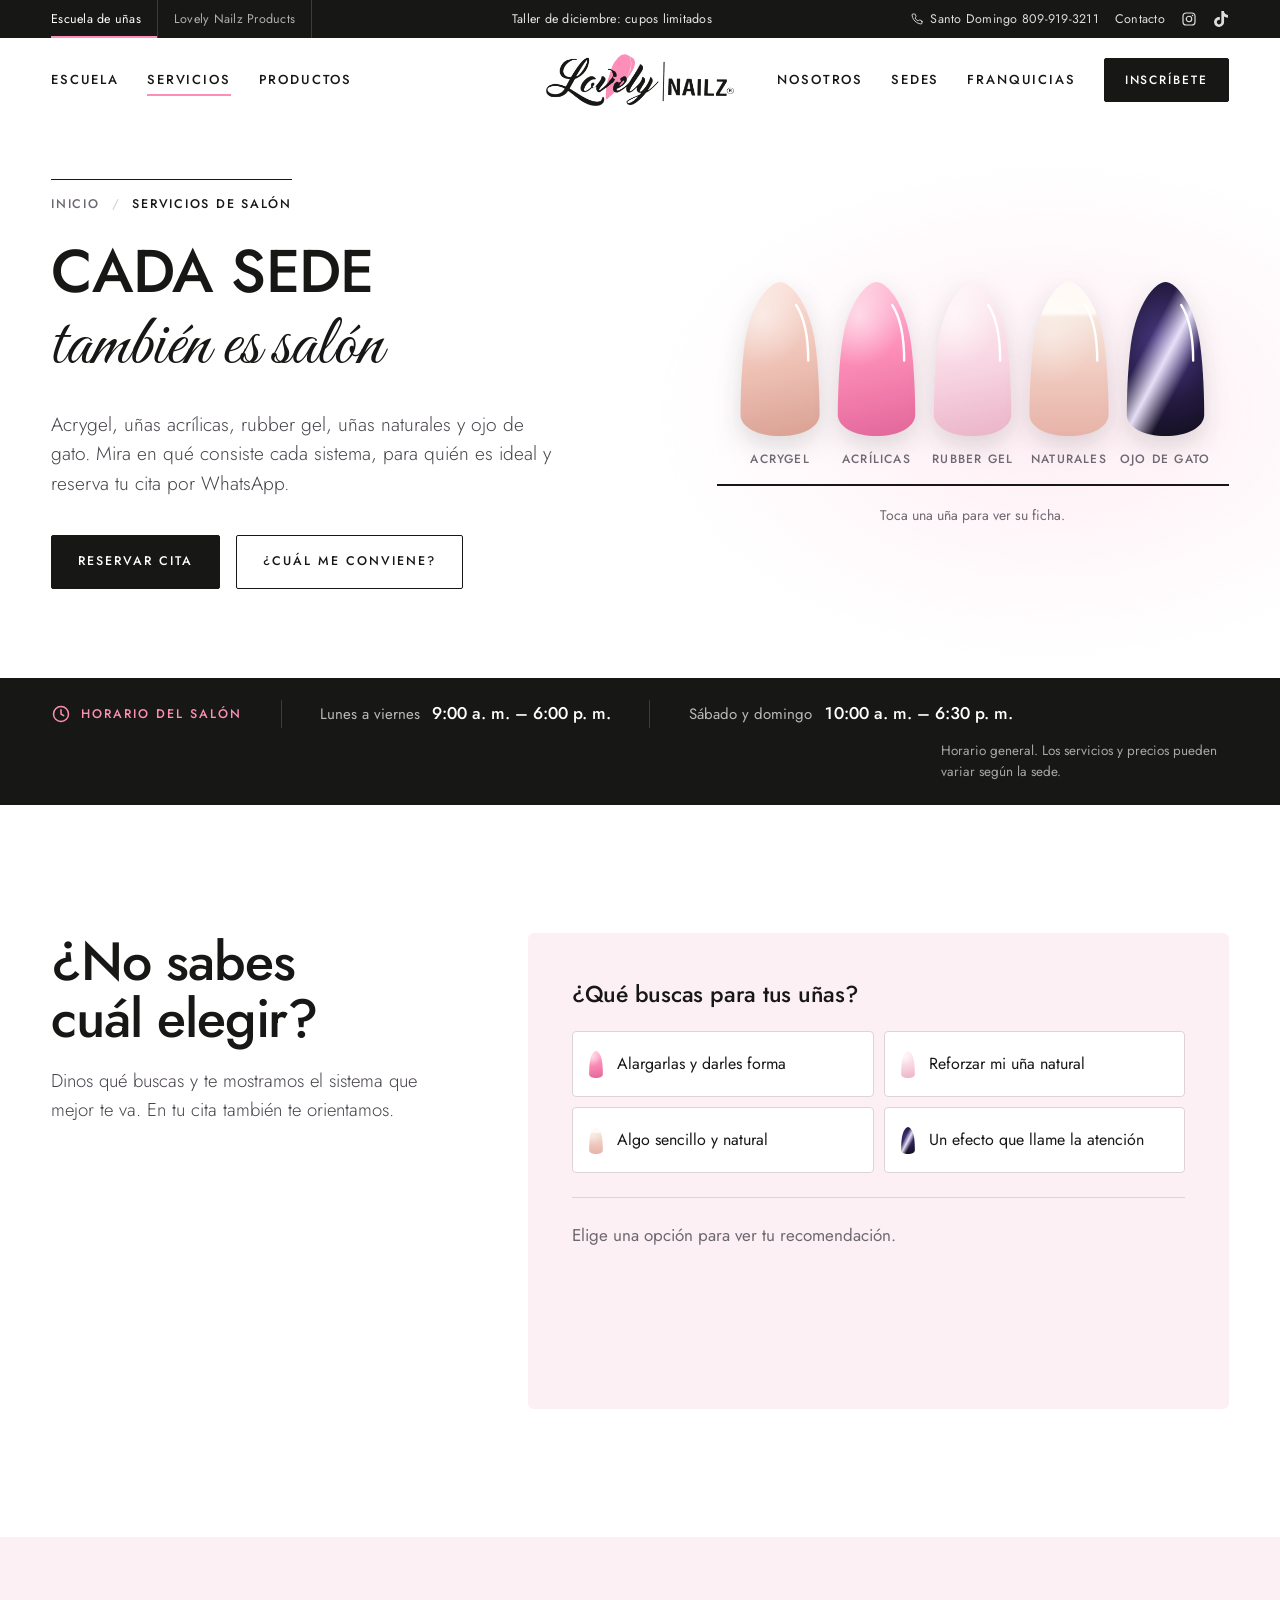
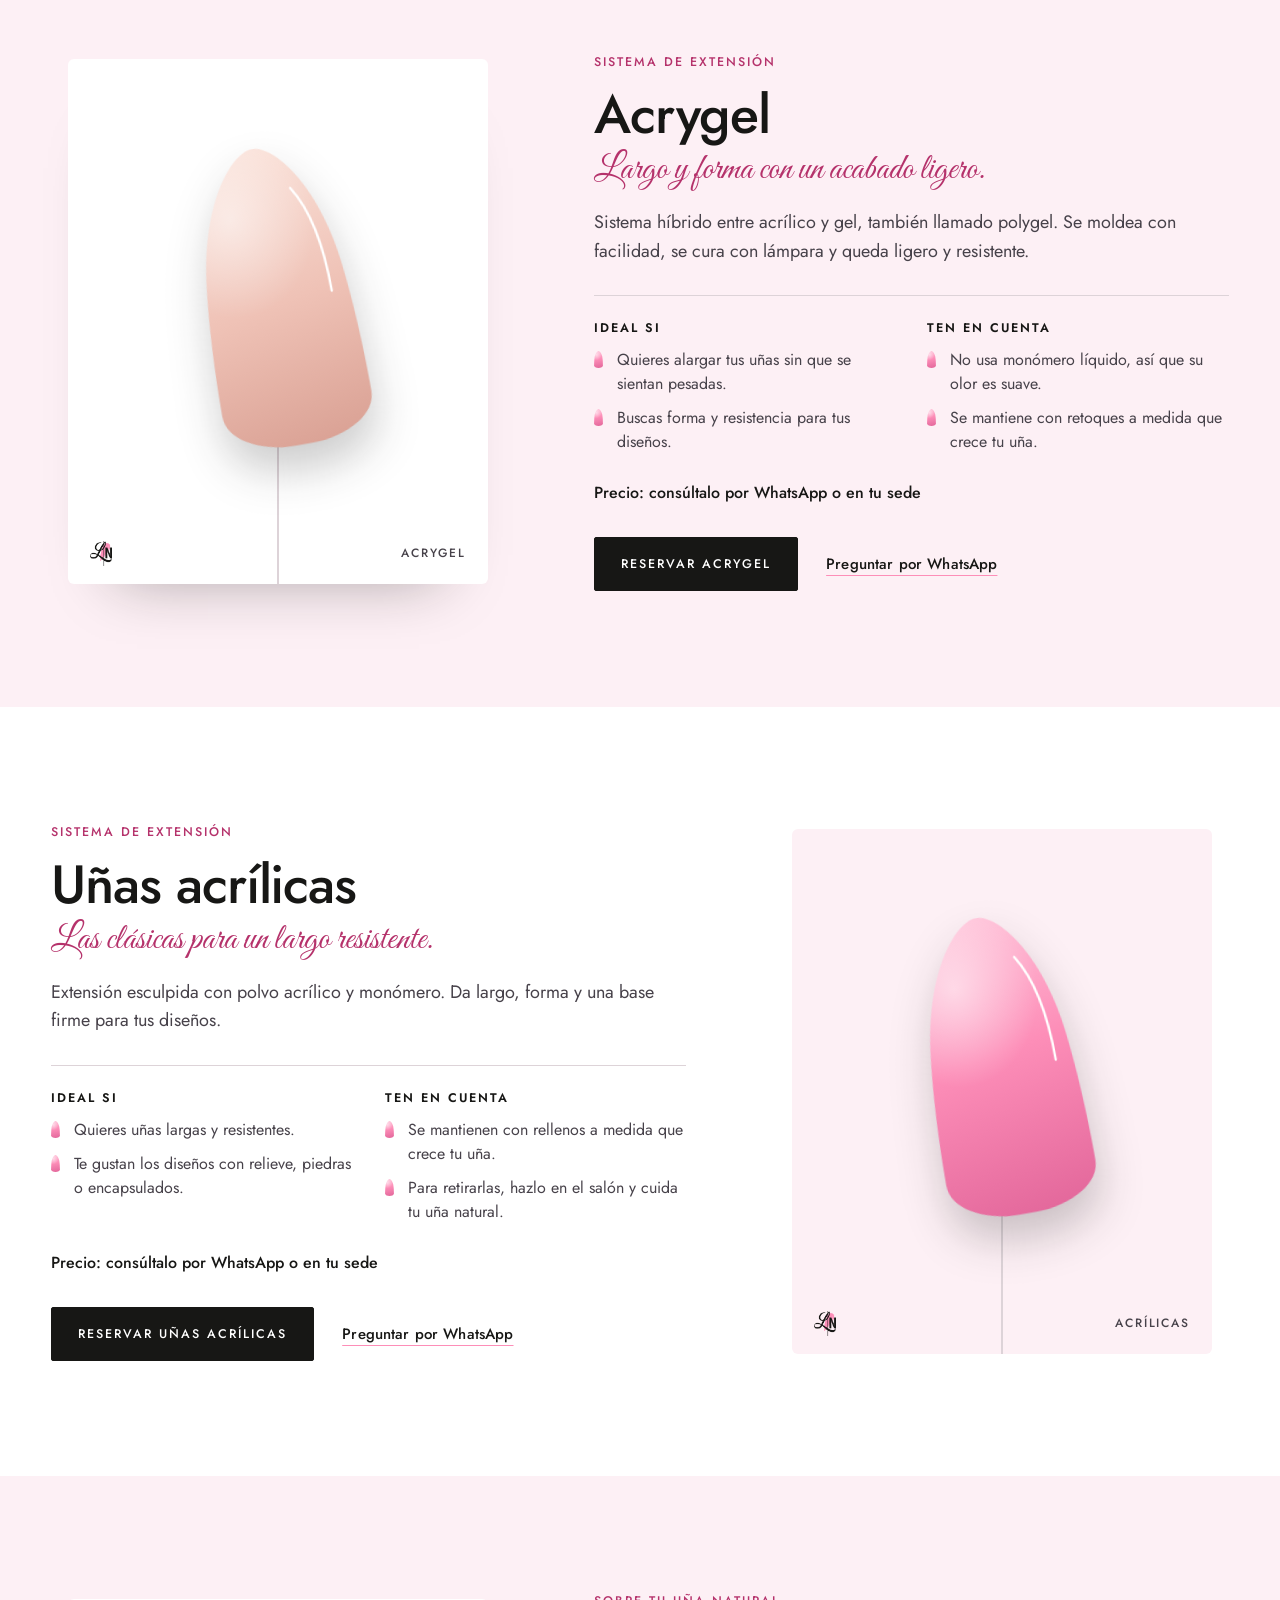
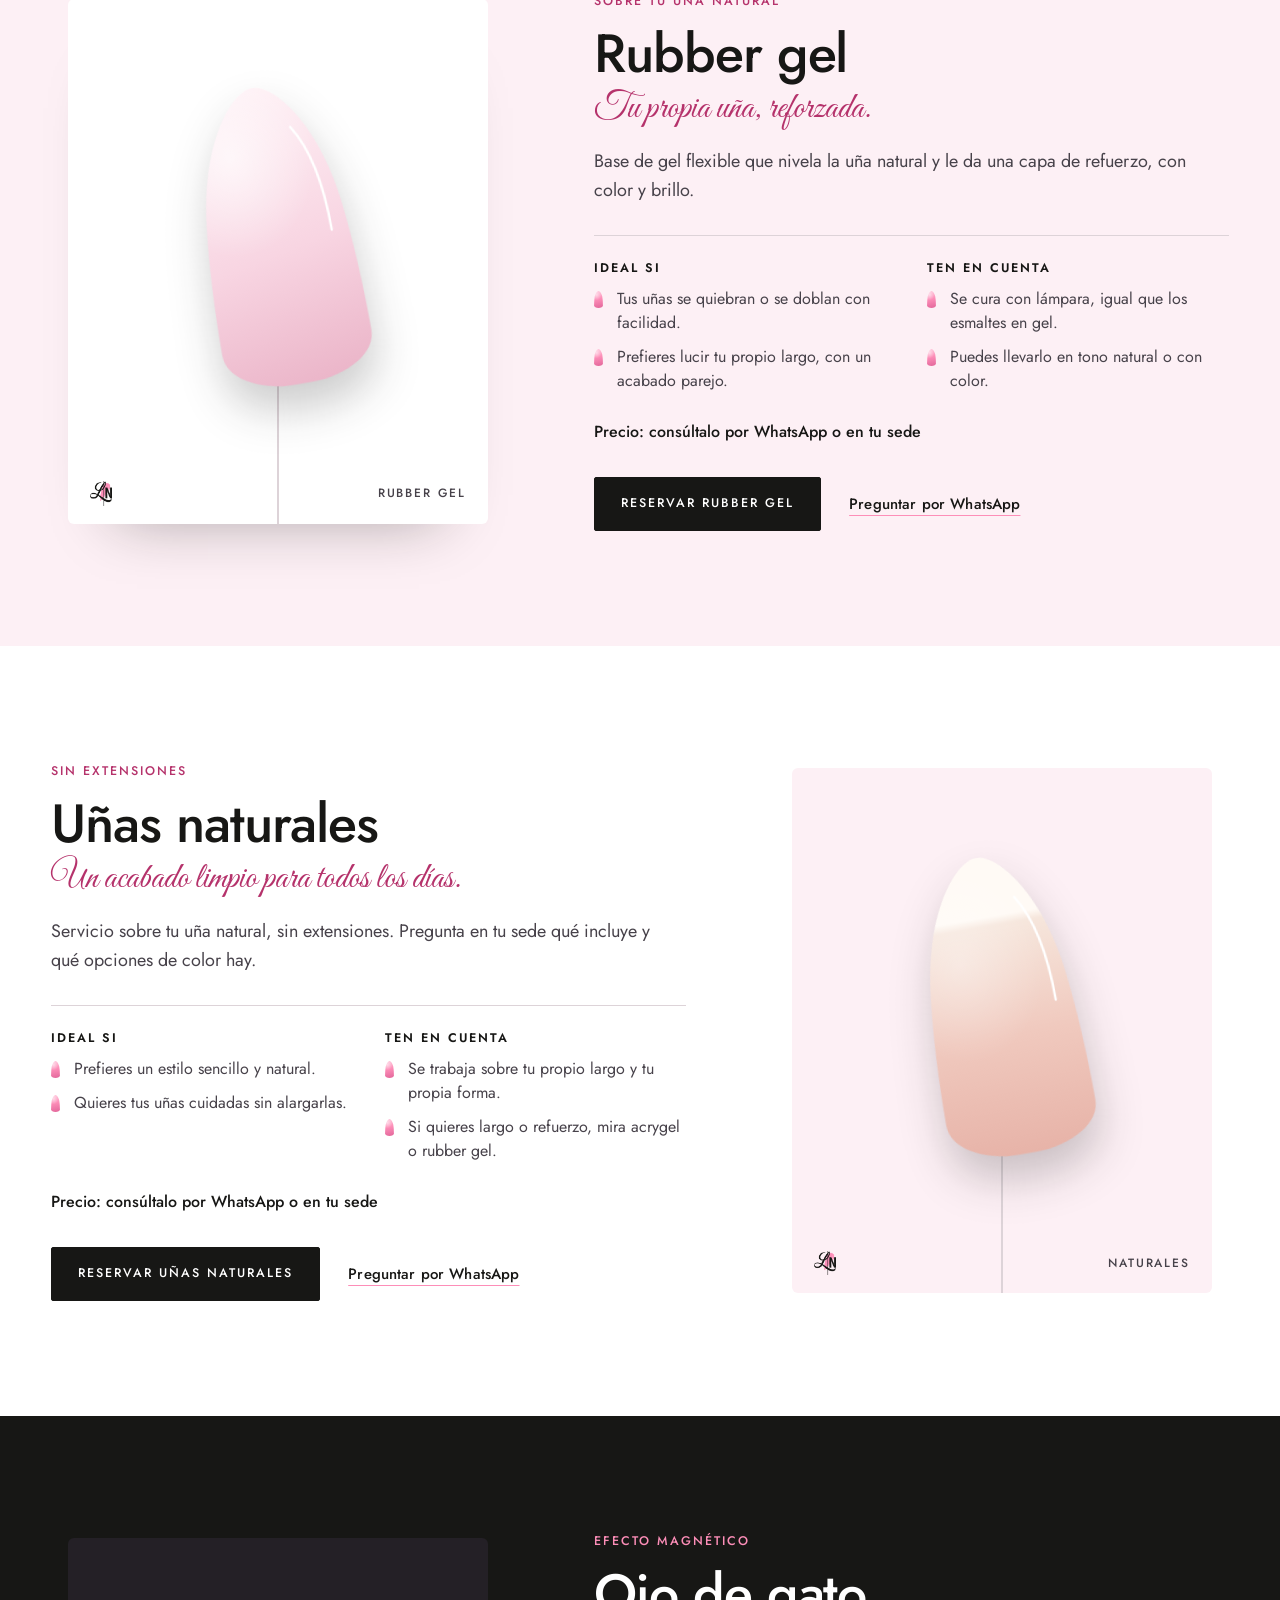
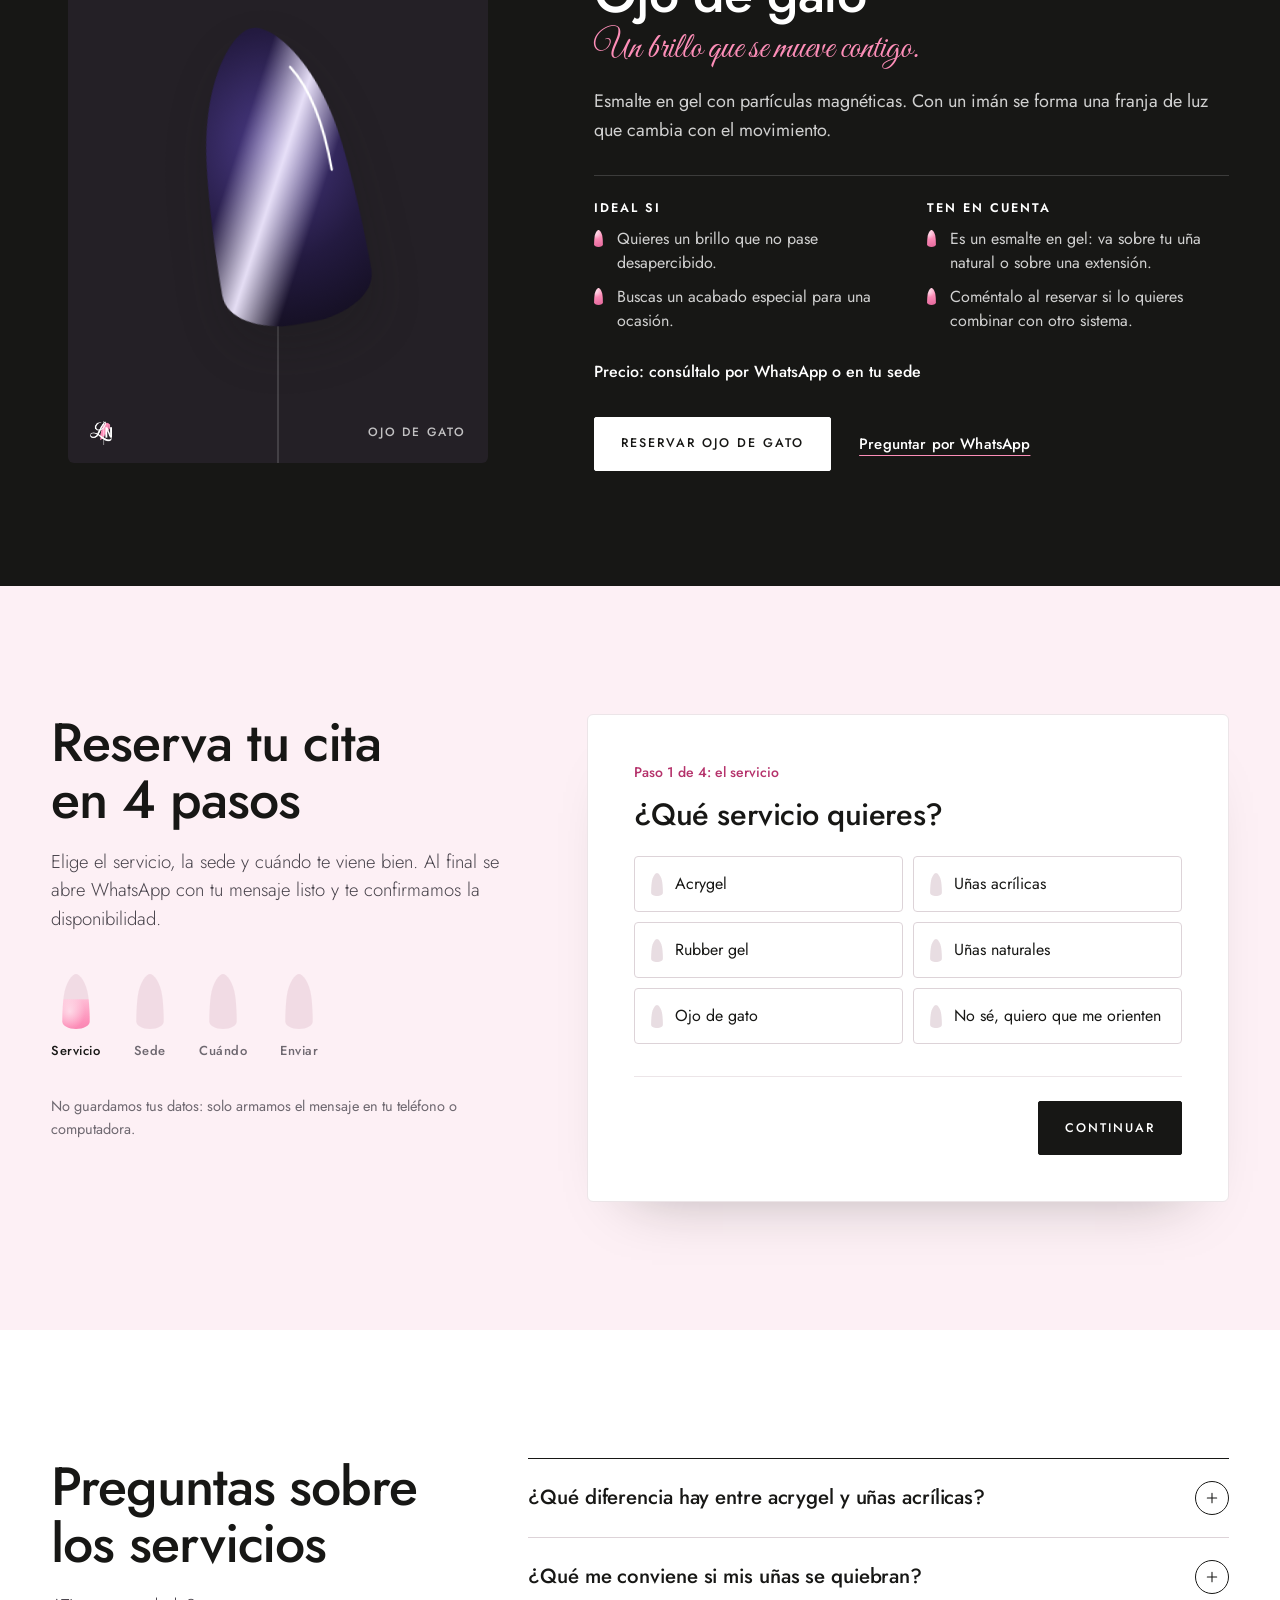
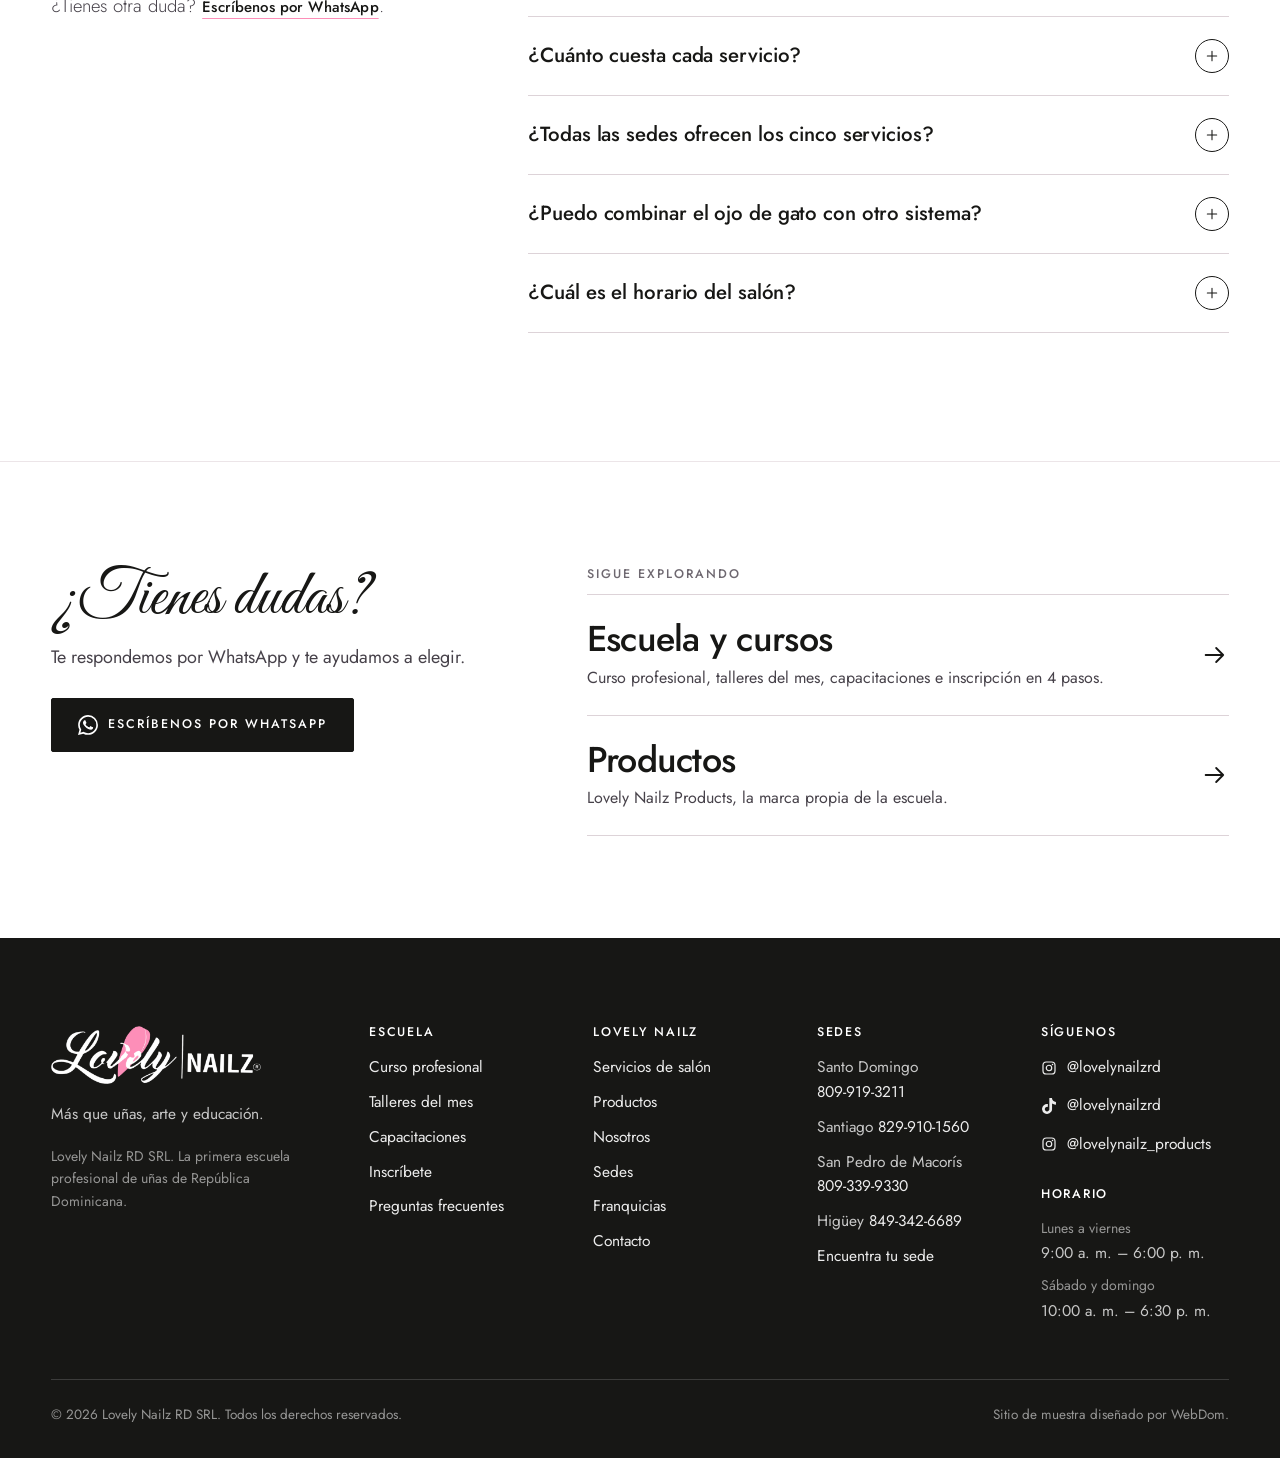
<file: servicios.html>
<!doctype html>
<html lang="es-DO" class="no-js">
<head>
<meta charset="utf-8">
<meta name="viewport" content="width=device-width, initial-scale=1">
<title>Servicios de uñas: acrygel, acrílicas, rubber gel y más | Lovely Nailz RD</title>
<meta name="description" content="Acrygel, uñas acrílicas, rubber gel, uñas naturales y ojo de gato. Qué es cada sistema, para quién es ideal y reserva por WhatsApp. Lunes a viernes de 9:00 a. m. a 6:00 p. m.; sábado y domingo de 10:00 a. m. a 6:30 p. m.">
<meta name="theme-color" content="#171715">
<!-- PENDIENTE: cuando exista dominio, agregar <link rel="canonical"> y usar URL absoluta en og:image -->
<meta property="og:type" content="website">
<meta property="og:locale" content="es_DO">
<meta property="og:site_name" content="Lovely Nailz RD">
<meta property="og:title" content="Servicios de salón Lovely Nailz | Cada sede también es salón">
<meta property="og:description" content="Acrygel, uñas acrílicas, rubber gel, uñas naturales y ojo de gato. Qué es cada sistema, para quién es ideal y reserva por WhatsApp. Lunes a viernes de 9:00 a. m. a 6:00 p. m.; sábado y domingo de 10:00 a. m. a 6:30 p. m.">
<meta property="og:image" content="images/og-lovely-nailz.jpg">
<meta name="twitter:card" content="summary_large_image">
<link rel="icon" type="image/png" sizes="32x32" href="images/favicon-32.png">
<link rel="apple-touch-icon" href="images/apple-touch-icon.png">
<link rel="preconnect" href="https://fonts.googleapis.com">
<link rel="preconnect" href="https://fonts.gstatic.com" crossorigin>
<link rel="stylesheet" href="https://fonts.googleapis.com/css2?family=Great+Vibes&family=Jost:wght@300..700&display=swap">
<link rel="stylesheet" href="styles.css">
<script>document.documentElement.classList.replace('no-js', 'js');</script>
</head>
<body class="pag-servicios">
<a class="saltar" href="#contenido">Saltar al contenido</a>

<!-- Íconos -->
<svg class="sprite" aria-hidden="true" focusable="false">
  <symbol id="i-wa" viewBox="0 0 24 24"><path fill="currentColor" d="M17.47 14.38c-.3-.15-1.76-.87-2.03-.97-.27-.1-.47-.15-.67.15-.2.3-.77.97-.94 1.16-.17.2-.35.22-.64.07-.3-.15-1.26-.46-2.39-1.47-.88-.79-1.48-1.76-1.65-2.06-.17-.3-.02-.46.13-.6.13-.14.3-.35.45-.52.15-.18.2-.3.3-.5.1-.2.05-.37-.03-.52-.07-.15-.67-1.61-.92-2.2-.24-.59-.49-.5-.67-.51h-.57c-.2 0-.52.07-.79.37-.27.3-1.04 1.02-1.04 2.48 0 1.46 1.07 2.88 1.21 3.07.15.2 2.1 3.2 5.08 4.49.71.3 1.26.49 1.7.62.71.23 1.36.2 1.87.12.57-.08 1.76-.72 2-1.41.25-.7.25-1.29.18-1.41-.08-.13-.28-.2-.57-.35m-5.42 7.4h-.01a9.87 9.87 0 0 1-5.03-1.38l-.36-.21-3.74.98 1-3.65-.24-.37a9.86 9.86 0 0 1-1.51-5.26c0-5.45 4.44-9.88 9.89-9.88 2.64 0 5.12 1.03 6.99 2.9a9.83 9.83 0 0 1 2.89 6.99c0 5.45-4.44 9.88-9.88 9.88m8.41-18.3A11.82 11.82 0 0 0 12.05 0C5.5 0 .16 5.34.16 11.89c0 2.1.55 4.14 1.59 5.95L.06 24l6.3-1.65a11.88 11.88 0 0 0 5.68 1.45h.01c6.55 0 11.89-5.34 11.89-11.89a11.82 11.82 0 0 0-3.48-8.41Z"/></symbol>
  <symbol id="i-ig" viewBox="0 0 24 24"><rect x="3" y="3" width="18" height="18" rx="5" fill="none" stroke="currentColor" stroke-width="1.8"/><circle cx="12" cy="12" r="4.1" fill="none" stroke="currentColor" stroke-width="1.8"/><circle cx="17.3" cy="6.7" r="1.15" fill="currentColor"/></symbol>
  <symbol id="i-tt" viewBox="0 0 24 24"><path fill="currentColor" d="M12.53.02c1.31-.02 2.61-.01 3.91-.02.08 1.53.63 3.09 1.75 4.17 1.12 1.11 2.7 1.62 4.24 1.79v4.03a10.6 10.6 0 0 1-4.2-.97 12.4 12.4 0 0 1-1.62-.93c-.01 2.92.01 5.84-.02 8.75a7.64 7.64 0 0 1-1.35 3.94 7.45 7.45 0 0 1-5.91 3.21 7.29 7.29 0 0 1-4.08-1.03 7.54 7.54 0 0 1-3.65-5.71c-.02-.5-.03-1-.01-1.49a7.53 7.53 0 0 1 2.58-4.96 7.6 7.6 0 0 1 6.15-1.72c.02 1.48-.04 2.96-.04 4.44a3.46 3.46 0 0 0-3.02.37 3.47 3.47 0 0 0-1.36 1.75c-.21.51-.15 1.07-.14 1.61.24 1.64 1.82 3.02 3.5 2.87a3.35 3.35 0 0 0 2.77-1.61c.19-.33.4-.67.41-1.06.1-1.79.06-3.57.07-5.36.01-4.03-.01-8.05.02-12.07Z"/></symbol>
  <symbol id="i-tel" viewBox="0 0 24 24"><path fill="none" stroke="currentColor" stroke-width="1.8" stroke-linecap="round" stroke-linejoin="round" d="M22 16.92v3a2 2 0 0 1-2.18 2 19.8 19.8 0 0 1-8.63-3.07 19.5 19.5 0 0 1-6-6A19.8 19.8 0 0 1 2.12 4.18 2 2 0 0 1 4.11 2h3a2 2 0 0 1 2 1.72c.13.96.36 1.9.7 2.81a2 2 0 0 1-.45 2.11L8.09 9.91a16 16 0 0 0 6 6l1.27-1.27a2 2 0 0 1 2.11-.45c.91.34 1.85.57 2.81.7A2 2 0 0 1 22 16.92Z"/></symbol>
  <symbol id="i-pin" viewBox="0 0 24 24"><path fill="none" stroke="currentColor" stroke-width="1.8" stroke-linecap="round" stroke-linejoin="round" d="M21 10c0 7-9 13-9 13S3 17 3 10a9 9 0 0 1 18 0Z"/><circle cx="12" cy="10" r="3" fill="none" stroke="currentColor" stroke-width="1.8"/></symbol>
  <symbol id="i-ext" viewBox="0 0 24 24"><path fill="none" stroke="currentColor" stroke-width="1.8" stroke-linecap="round" stroke-linejoin="round" d="M18 13v6a2 2 0 0 1-2 2H5a2 2 0 0 1-2-2V8a2 2 0 0 1 2-2h6M15 3h6v6M10 14 21 3"/></symbol>
  <symbol id="i-izq" viewBox="0 0 24 24"><path fill="none" stroke="currentColor" stroke-width="1.6" stroke-linecap="round" stroke-linejoin="round" d="M15 18l-6-6 6-6"/></symbol>
  <symbol id="i-der" viewBox="0 0 24 24"><path fill="none" stroke="currentColor" stroke-width="1.6" stroke-linecap="round" stroke-linejoin="round" d="M9 18l6-6-6-6"/></symbol>
  <symbol id="i-flecha" viewBox="0 0 24 24"><path fill="none" stroke="currentColor" stroke-width="1.6" stroke-linecap="round" stroke-linejoin="round" d="M4 12h15M13 6l6 6-6 6"/></symbol>
  <symbol id="i-cerrar" viewBox="0 0 24 24"><path fill="none" stroke="currentColor" stroke-width="1.6" stroke-linecap="round" d="M18 6 6 18M6 6l12 12"/></symbol>
  <symbol id="i-mas" viewBox="0 0 24 24"><path fill="none" stroke="currentColor" stroke-width="1.6" stroke-linecap="round" d="M12 5v14M5 12h14"/></symbol>
  <symbol id="i-check" viewBox="0 0 24 24"><path fill="none" stroke="currentColor" stroke-width="2" stroke-linecap="round" stroke-linejoin="round" d="M20 6 9 17l-5-5"/></symbol>
  <symbol id="i-copiar" viewBox="0 0 24 24"><rect x="9" y="9" width="12" height="12" rx="2" fill="none" stroke="currentColor" stroke-width="1.8"/><path fill="none" stroke="currentColor" stroke-width="1.8" d="M5 15H4a1 1 0 0 1-1-1V4a1 1 0 0 1 1-1h10a1 1 0 0 1 1 1v1"/></symbol>
  <symbol id="i-reloj" viewBox="0 0 24 24"><circle cx="12" cy="12" r="9" fill="none" stroke="currentColor" stroke-width="1.8"/><path fill="none" stroke="currentColor" stroke-width="1.8" stroke-linecap="round" stroke-linejoin="round" d="M12 7v5l3.2 2"/></symbol>
  <symbol id="i-buscar" viewBox="0 0 24 24"><circle cx="11" cy="11" r="7" fill="none" stroke="currentColor" stroke-width="1.8"/><path fill="none" stroke="currentColor" stroke-width="1.8" stroke-linecap="round" d="m20.5 20.5-4.2-4.2"/></symbol>
</svg>

<!-- Barra superior: marcas (como las pestañas de escuela y academia de la referencia) y contacto -->
<div class="barra-sup">
  <div class="wrap barra-sup-in">
    <nav class="barra-marcas" aria-label="Marcas Lovely Nailz">
      <a href="index.html" class="is-actual">Escuela de uñas</a>
      <a href="productos.html">Lovely Nailz Products</a>
    </nav>
    <p class="barra-aviso"><a href="escuela.html#talleres">Taller <span data-mes-titulo>del mes</span>: cupos limitados</a></p>
    <div class="barra-contacto">
      <a href="tel:+18099193211"><svg class="ico ico--xs" aria-hidden="true"><use href="#i-tel"/></svg>Santo Domingo 809-919-3211</a>
      <a href="franquicias.html#contacto">Contacto</a>
      <a href="https://www.instagram.com/lovelynailzrd" target="_blank" rel="noopener" aria-label="Instagram de Lovely Nailz"><svg class="ico ico--sm" aria-hidden="true"><use href="#i-ig"/></svg></a>
      <a href="https://www.tiktok.com/@lovelynailzrd" target="_blank" rel="noopener" aria-label="TikTok de Lovely Nailz"><svg class="ico ico--sm" aria-hidden="true"><use href="#i-tt"/></svg></a>
    </div>
  </div>
</div>

<header class="cabecera" id="cabecera">
  <div class="wrap cabecera-in">
    <button class="menu-btn" type="button" aria-expanded="false" aria-controls="menu-movil">
      <span class="menu-btn-lineas" aria-hidden="true"><span></span><span></span></span>
      <span class="sr">Abrir menú</span>
    </button>
    <nav class="nav nav--izq" aria-label="Principal">
      <a href="escuela.html">Escuela</a>
      <a href="servicios.html" aria-current="page">Servicios</a>
      <a href="productos.html">Productos</a>
    </nav>
    <a class="logo" href="index.html">
      <img src="images/logo/lovely-nailz-wordmark.png" width="720" height="200" alt="Lovely Nailz, inicio">
    </a>
    <div class="cabecera-der">
      <nav class="nav nav--der" aria-label="Más páginas">
        <a href="nosotros.html">Nosotros</a>
        <a href="sedes.html">Sedes</a>
        <a href="franquicias.html">Franquicias</a>
      </nav>
      <a class="btn btn--sm cabecera-cta" href="escuela.html#inscripcion"><span class="btn-txt">Inscríbete</span></a>
      <a class="cabecera-wa" data-wa="general" href="https://wa.me/18493426689" target="_blank" rel="noopener" aria-label="Escribir a Lovely Nailz por WhatsApp"><svg class="ico" aria-hidden="true"><use href="#i-wa"/></svg></a>
    </div>
  </div>
</header>

<!-- Menú de tablet y móvil (fuera de la cabecera para que se fije a la pantalla) -->
<div class="menu-movil" id="menu-movil" hidden>
  <div class="wrap menu-movil-in">
    <nav class="menu-movil-nav" aria-label="Menú">
      <a href="index.html">Inicio</a>
      <a href="escuela.html">Escuela y cursos</a>
      <a href="servicios.html" aria-current="page">Servicios de salón</a>
      <a href="productos.html">Productos</a>
      <a href="nosotros.html">Nosotros</a>
      <a href="sedes.html">Sedes</a>
      <a href="franquicias.html">Franquicias y contacto</a>
    </nav>
    <div class="menu-movil-acciones">
      <a class="btn" href="escuela.html#inscripcion"><span class="btn-txt">Inscríbete</span></a>
      <a class="btn btn--ghost" data-wa="general" href="https://wa.me/18493426689" target="_blank" rel="noopener"><svg class="ico" aria-hidden="true"><use href="#i-wa"/></svg><span class="btn-txt">Escríbenos por WhatsApp</span></a>
    </div>
    <p class="menu-movil-pie">Santo Domingo <a href="tel:+18099193211">809-919-3211</a> <span class="sep" aria-hidden="true"></span> <a href="https://www.instagram.com/lovelynailzrd" target="_blank" rel="noopener">@lovelynailzrd</a></p>
  </div>
</div>

<main id="contenido">

  <!-- ===== Encabezado de página: el muestrario de los 5 sistemas ===== -->
  <section class="pag-hero" aria-labelledby="ph-titulo">
    <div class="wrap pag-hero-grid pag-hero-grid--servicios">
      <div class="pag-hero-texto">
        <nav class="migas" aria-label="Ruta" data-entra style="--d:60ms"><a href="index.html">Inicio</a><span aria-hidden="true">/</span><span aria-current="page">Servicios de salón</span></nav>
        <h1 class="pag-titulo" id="ph-titulo">
          <span class="linea"><span class="h1-a" style="--d:180ms">Cada sede</span></span>
          <span class="linea linea--script"><span class="h1-b" style="--d:320ms">también es salón</span></span>
        </h1>
        <p class="pag-lead" data-entra style="--d:480ms">Acrygel, uñas acrílicas, rubber gel, uñas naturales y ojo de gato. Mira en qué consiste cada sistema, para quién es ideal y reserva tu cita por WhatsApp.</p>
        <div class="hero-acciones" data-entra style="--d:600ms">
          <a class="btn" href="#reservar"><span class="btn-txt">Reservar cita</span></a>
          <a class="btn btn--ghost" href="#elegir"><span class="btn-txt">¿Cuál me conviene?</span></a>
        </div>
      </div>
      <div class="pag-hero-visual" data-entra style="--d:360ms">
        <nav class="stand stand--hero" aria-label="Sistemas de uñas">
          <a class="stand-tip" href="#acrygel" style="--acabado: var(--acabado-acrygel)"><span class="una-wrap" aria-hidden="true"><span class="una"></span></span><span class="stand-nombre">Acrygel</span></a>
          <a class="stand-tip" href="#acrilicas" style="--acabado: var(--acabado-acrilicas)"><span class="una-wrap" aria-hidden="true"><span class="una"></span></span><span class="stand-nombre">Acrílicas</span></a>
          <a class="stand-tip" href="#rubber-gel" style="--acabado: var(--acabado-rubber)"><span class="una-wrap" aria-hidden="true"><span class="una"></span></span><span class="stand-nombre">Rubber gel</span></a>
          <a class="stand-tip" href="#naturales" style="--acabado: var(--acabado-naturales)"><span class="una-wrap" aria-hidden="true"><span class="una"></span></span><span class="stand-nombre">Naturales</span></a>
          <a class="stand-tip stand-tip--ojo" href="#ojo-de-gato" data-ojo><span class="una-wrap" aria-hidden="true"><span class="una"></span></span><span class="stand-nombre">Ojo de gato</span></a>
        </nav>
        <p class="stand-pie">Toca una uña para ver su ficha.</p>
      </div>
    </div>
  </section>

  <!-- ===== Horario ===== -->
  <section class="horario-banda" id="horario" aria-label="Horario del salón">
    <div class="wrap horario-banda-in">
      <p class="hb-titulo"><svg class="ico" aria-hidden="true"><use href="#i-reloj"/></svg>Horario del salón</p>
      <p class="hb-dato"><span>Lunes a viernes</span><strong>9:00 a.&nbsp;m. – 6:00 p.&nbsp;m.</strong></p>
      <p class="hb-dato"><span>Sábado y domingo</span><strong>10:00 a.&nbsp;m. – 6:30 p.&nbsp;m.</strong></p>
      <p class="hb-nota" data-pendiente="Confirmar si el horario general aplica a todas las sedes">Horario general. Los servicios y precios pueden variar según la sede.</p>
    </div>
  </section>

  <!-- ===== ¿Cuál me conviene? ===== -->
  <section class="sec elegir" id="elegir" aria-labelledby="elegir-titulo">
    <div class="wrap elegir-grid">
      <div class="elegir-cab">
        <h2 class="h2" id="elegir-titulo">¿No sabes cuál elegir?</h2>
        <p class="sec-intro">Dinos qué buscas y te mostramos el sistema que mejor te va. En tu cita también te orientamos.</p>
      </div>
      <div class="elegir-caja" data-elegir>
        <p class="elegir-pregunta" id="elegir-q">¿Qué buscas para tus uñas?</p>
        <div class="elegir-opciones" role="group" aria-labelledby="elegir-q">
          <button class="elegir-op" type="button" aria-pressed="false" data-resultado="largo"><span class="mini-una mini-una--laca" aria-hidden="true"></span><span>Alargarlas y darles forma</span></button>
          <button class="elegir-op" type="button" aria-pressed="false" data-resultado="fuerza"><span class="mini-una mini-una--rubber" aria-hidden="true"></span><span>Reforzar mi uña natural</span></button>
          <button class="elegir-op" type="button" aria-pressed="false" data-resultado="natural"><span class="mini-una mini-una--natural" aria-hidden="true"></span><span>Algo sencillo y natural</span></button>
          <button class="elegir-op" type="button" aria-pressed="false" data-resultado="brillo"><span class="mini-una mini-una--ojo" data-ojo aria-hidden="true"></span><span>Un efecto que llame la atención</span></button>
        </div>
        <div class="elegir-resultado" aria-live="polite">
          <p class="elegir-vacio" data-res="vacio">Elige una opción para ver tu recomendación.</p>
          <div class="elegir-res" data-res="largo" hidden>
            <p class="elegir-res-kicker">Te recomendamos</p>
            <h3 class="h3">Acrygel o uñas acrílicas</h3>
            <p>Las dos alargan y dan forma. Elige acrygel si quieres que se sientan ligeras, o acrílicas si buscas una base firme para diseños con relieve.</p>
            <div class="acciones"><a class="enlace" href="#acrygel">Ver acrygel</a><a class="enlace" href="#acrilicas">Ver acrílicas</a><a class="enlace" href="#reservar" data-preseleccion="servicio:orientacion">Reservar y que me orienten</a></div>
          </div>
          <div class="elegir-res" data-res="fuerza" hidden>
            <p class="elegir-res-kicker">Te recomendamos</p>
            <h3 class="h3">Rubber gel</h3>
            <p>Nivela tu uña natural y le da una capa de refuerzo, con color y brillo. Ideal si tus uñas se quiebran o se doblan con facilidad.</p>
            <div class="acciones"><a class="enlace" href="#rubber-gel">Ver rubber gel</a><a class="enlace" href="#reservar" data-preseleccion="servicio:Rubber gel">Reservar rubber gel</a></div>
          </div>
          <div class="elegir-res" data-res="natural" hidden>
            <p class="elegir-res-kicker">Te recomendamos</p>
            <h3 class="h3">Uñas naturales</h3>
            <p>Un servicio sobre tu propia uña, sin extensiones. Un acabado limpio para todos los días.</p>
            <div class="acciones"><a class="enlace" href="#naturales">Ver uñas naturales</a><a class="enlace" href="#reservar" data-preseleccion="servicio:Uñas naturales">Reservar uñas naturales</a></div>
          </div>
          <div class="elegir-res" data-res="brillo" hidden>
            <p class="elegir-res-kicker">Te recomendamos</p>
            <h3 class="h3">Ojo de gato</h3>
            <p>Un esmalte en gel con partículas magnéticas que forman una franja de luz. Cambia cuando mueves la mano.</p>
            <div class="acciones"><a class="enlace" href="#ojo-de-gato">Ver ojo de gato</a><a class="enlace" href="#reservar" data-preseleccion="servicio:Ojo de gato">Reservar ojo de gato</a></div>
          </div>
        </div>
      </div>
    </div>
  </section>

  <!-- ===== Fichas de cada sistema ===== -->
  <div class="fichas">

    <article class="ficha ficha--rosa" id="acrygel" aria-labelledby="f-acrygel">
      <div class="wrap ficha-grid">
        <div class="ficha-visual" data-pintar aria-hidden="true">
          <span class="ficha-sombra"><span class="ficha-una" style="--acabado: var(--acabado-acrygel)"></span></span>
          <span class="ficha-etq"><img src="images/logo/ln-monograma.png" width="300" height="338" alt=""><span>Acrygel</span></span>
        </div>
        <div class="ficha-texto">
          <p class="ficha-kicker">Sistema de extensión</p>
          <h2 class="h2" id="f-acrygel">Acrygel</h2>
          <p class="ficha-tag">Largo y forma con un acabado ligero.</p>
          <p class="ficha-desc">Sistema híbrido entre acrílico y gel, también llamado polygel. Se moldea con facilidad, se cura con lámpara y queda ligero y resistente.</p>
          <div class="ficha-cols">
            <div>
              <h3 class="ficha-h">Ideal si</h3>
              <ul class="lista-una">
                <li>Quieres alargar tus uñas sin que se sientan pesadas.</li>
                <li>Buscas forma y resistencia para tus diseños.</li>
              </ul>
            </div>
            <div>
              <h3 class="ficha-h">Ten en cuenta</h3>
              <ul class="lista-una">
                <li>No usa monómero líquido, así que su olor es suave.</li>
                <li>Se mantiene con retoques a medida que crece tu uña.</li>
              </ul>
            </div>
          </div>
          <p class="precio" data-pendiente="Precios de los 5 servicios y si todas las sedes los ofrecen">Precio: consúltalo por WhatsApp o en tu sede</p>
          <div class="acciones">
            <a class="btn" href="#reservar" data-preseleccion="servicio:Acrygel"><span class="btn-txt">Reservar acrygel</span></a>
            <a class="enlace" data-wa="servicio-acrygel" href="https://wa.me/18493426689" target="_blank" rel="noopener">Preguntar por WhatsApp</a>
          </div>
        </div>
      </div>
    </article>

    <article class="ficha ficha--der" id="acrilicas" aria-labelledby="f-acrilicas">
      <div class="wrap ficha-grid">
        <div class="ficha-visual" data-pintar aria-hidden="true">
          <span class="ficha-sombra"><span class="ficha-una" style="--acabado: var(--acabado-acrilicas)"></span></span>
          <span class="ficha-etq"><img src="images/logo/ln-monograma.png" width="300" height="338" alt=""><span>Acrílicas</span></span>
        </div>
        <div class="ficha-texto">
          <p class="ficha-kicker">Sistema de extensión</p>
          <h2 class="h2" id="f-acrilicas">Uñas acrílicas</h2>
          <p class="ficha-tag">Las clásicas para un largo resistente.</p>
          <p class="ficha-desc">Extensión esculpida con polvo acrílico y monómero. Da largo, forma y una base firme para tus diseños.</p>
          <div class="ficha-cols">
            <div>
              <h3 class="ficha-h">Ideal si</h3>
              <ul class="lista-una">
                <li>Quieres uñas largas y resistentes.</li>
                <li>Te gustan los diseños con relieve, piedras o encapsulados.</li>
              </ul>
            </div>
            <div>
              <h3 class="ficha-h">Ten en cuenta</h3>
              <ul class="lista-una">
                <li>Se mantienen con rellenos a medida que crece tu uña.</li>
                <li>Para retirarlas, hazlo en el salón y cuida tu uña natural.</li>
              </ul>
            </div>
          </div>
          <p class="precio">Precio: consúltalo por WhatsApp o en tu sede</p>
          <div class="acciones">
            <a class="btn" href="#reservar" data-preseleccion="servicio:Uñas acrílicas"><span class="btn-txt">Reservar uñas acrílicas</span></a>
            <a class="enlace" data-wa="servicio-acrilicas" href="https://wa.me/18493426689" target="_blank" rel="noopener">Preguntar por WhatsApp</a>
          </div>
        </div>
      </div>
    </article>

    <article class="ficha ficha--rosa" id="rubber-gel" aria-labelledby="f-rubber">
      <div class="wrap ficha-grid">
        <div class="ficha-visual" data-pintar aria-hidden="true">
          <span class="ficha-sombra"><span class="ficha-una" style="--acabado: var(--acabado-rubber)"></span></span>
          <span class="ficha-etq"><img src="images/logo/ln-monograma.png" width="300" height="338" alt=""><span>Rubber gel</span></span>
        </div>
        <div class="ficha-texto">
          <p class="ficha-kicker">Sobre tu uña natural</p>
          <h2 class="h2" id="f-rubber">Rubber gel</h2>
          <p class="ficha-tag">Tu propia uña, reforzada.</p>
          <p class="ficha-desc">Base de gel flexible que nivela la uña natural y le da una capa de refuerzo, con color y brillo.</p>
          <div class="ficha-cols">
            <div>
              <h3 class="ficha-h">Ideal si</h3>
              <ul class="lista-una">
                <li>Tus uñas se quiebran o se doblan con facilidad.</li>
                <li>Prefieres lucir tu propio largo, con un acabado parejo.</li>
              </ul>
            </div>
            <div>
              <h3 class="ficha-h">Ten en cuenta</h3>
              <ul class="lista-una">
                <li>Se cura con lámpara, igual que los esmaltes en gel.</li>
                <li>Puedes llevarlo en tono natural o con color.</li>
              </ul>
            </div>
          </div>
          <p class="precio">Precio: consúltalo por WhatsApp o en tu sede</p>
          <div class="acciones">
            <a class="btn" href="#reservar" data-preseleccion="servicio:Rubber gel"><span class="btn-txt">Reservar rubber gel</span></a>
            <a class="enlace" data-wa="servicio-rubber" href="https://wa.me/18493426689" target="_blank" rel="noopener">Preguntar por WhatsApp</a>
          </div>
        </div>
      </div>
    </article>

    <article class="ficha ficha--der" id="naturales" aria-labelledby="f-naturales">
      <div class="wrap ficha-grid">
        <div class="ficha-visual" data-pintar aria-hidden="true">
          <span class="ficha-sombra"><span class="ficha-una" style="--acabado: var(--acabado-naturales)"></span></span>
          <span class="ficha-etq"><img src="images/logo/ln-monograma.png" width="300" height="338" alt=""><span>Naturales</span></span>
        </div>
        <div class="ficha-texto">
          <p class="ficha-kicker">Sin extensiones</p>
          <h2 class="h2" id="f-naturales">Uñas naturales</h2>
          <p class="ficha-tag">Un acabado limpio para todos los días.</p>
          <p class="ficha-desc">Servicio sobre tu uña natural, sin extensiones. Pregunta en tu sede qué incluye y qué opciones de color hay.</p>
          <div class="ficha-cols">
            <div>
              <h3 class="ficha-h">Ideal si</h3>
              <ul class="lista-una">
                <li>Prefieres un estilo sencillo y natural.</li>
                <li>Quieres tus uñas cuidadas sin alargarlas.</li>
              </ul>
            </div>
            <div>
              <h3 class="ficha-h">Ten en cuenta</h3>
              <ul class="lista-una">
                <li>Se trabaja sobre tu propio largo y tu propia forma.</li>
                <li>Si quieres largo o refuerzo, mira acrygel o rubber gel.</li>
              </ul>
            </div>
          </div>
          <p class="precio">Precio: consúltalo por WhatsApp o en tu sede</p>
          <div class="acciones">
            <a class="btn" href="#reservar" data-preseleccion="servicio:Uñas naturales"><span class="btn-txt">Reservar uñas naturales</span></a>
            <a class="enlace" data-wa="servicio-naturales" href="https://wa.me/18493426689" target="_blank" rel="noopener">Preguntar por WhatsApp</a>
          </div>
        </div>
      </div>
    </article>

    <article class="ficha ficha--negro" id="ojo-de-gato" aria-labelledby="f-ojo">
      <div class="wrap ficha-grid">
        <div class="ficha-visual" data-pintar aria-hidden="true">
          <span class="ficha-sombra"><span class="ficha-una ficha-una--ojo" data-ojo data-barrido></span></span>
          <span class="ficha-etq"><img src="images/logo/ln-monograma-claro.png" width="300" height="338" alt=""><span>Ojo de gato</span></span>
        </div>
        <div class="ficha-texto">
          <p class="ficha-kicker">Efecto magnético</p>
          <h2 class="h2" id="f-ojo">Ojo de gato</h2>
          <p class="ficha-tag">Un brillo que se mueve contigo.</p>
          <p class="ficha-desc">Esmalte en gel con partículas magnéticas. Con un imán se forma una franja de luz que cambia con el movimiento.</p>
          <div class="ficha-cols">
            <div>
              <h3 class="ficha-h">Ideal si</h3>
              <ul class="lista-una">
                <li>Quieres un brillo que no pase desapercibido.</li>
                <li>Buscas un acabado especial para una ocasión.</li>
              </ul>
            </div>
            <div>
              <h3 class="ficha-h">Ten en cuenta</h3>
              <ul class="lista-una">
                <li>Es un esmalte en gel: va sobre tu uña natural o sobre una extensión.</li>
                <li>Coméntalo al reservar si lo quieres combinar con otro sistema.</li>
              </ul>
            </div>
          </div>
          <p class="precio">Precio: consúltalo por WhatsApp o en tu sede</p>
          <div class="acciones">
            <a class="btn btn--claro" href="#reservar" data-preseleccion="servicio:Ojo de gato"><span class="btn-txt">Reservar ojo de gato</span></a>
            <a class="enlace enlace--claro" data-wa="servicio-ojo" href="https://wa.me/18493426689" target="_blank" rel="noopener">Preguntar por WhatsApp</a>
          </div>
        </div>
      </div>
    </article>
  </div>

  <!-- ===== Reserva en 4 pasos (arma el mensaje de WhatsApp; no guarda datos) ===== -->
  <section class="sec sec--rosa inscripcion" id="reservar" aria-labelledby="reserva-titulo">
    <div class="wrap insc-grid">
      <div class="insc-intro">
        <h2 class="h2" id="reserva-titulo">Reserva tu cita en 4 pasos</h2>
        <p class="sec-intro">Elige el servicio, la sede y cuándo te viene bien. Al final se abre WhatsApp con tu mensaje listo y te confirmamos la disponibilidad.</p>
        <ol class="progreso" aria-hidden="true">
          <li data-paso="1" class="is-actual"><span class="p-una"></span><span class="p-txt">Servicio</span></li>
          <li data-paso="2"><span class="p-una"></span><span class="p-txt">Sede</span></li>
          <li data-paso="3"><span class="p-una"></span><span class="p-txt">Cuándo</span></li>
          <li data-paso="4"><span class="p-una"></span><span class="p-txt">Enviar</span></li>
        </ol>
        <p class="nota">No guardamos tus datos: solo armamos el mensaje en tu teléfono o computadora.</p>
      </div>

      <div class="insc-caja">
        <noscript>
          <p class="insc-sinjs">Para reservar, escríbenos por WhatsApp al <a href="https://wa.me/18493426689">849-342-6689</a>.</p>
        </noscript>
        <form class="insc-form" id="insc-form" data-wizard="servicios" novalidate>
          <p class="insc-estado" aria-live="polite">Paso 1 de 4: el servicio</p>

          <fieldset class="paso" data-paso="1" data-nombre="el servicio">
            <legend class="paso-titulo" tabindex="-1">¿Qué servicio quieres?</legend>
            <div class="opciones" role="radiogroup" aria-label="Servicio" aria-describedby="err-servicio" data-req="radio:servicio" data-error="Elige el servicio que quieres reservar." data-resumen="Servicio">
              <label class="opcion"><input type="radio" name="servicio" value="Acrygel"><span>Acrygel</span></label>
              <label class="opcion"><input type="radio" name="servicio" value="Uñas acrílicas"><span>Uñas acrílicas</span></label>
              <label class="opcion"><input type="radio" name="servicio" value="Rubber gel"><span>Rubber gel</span></label>
              <label class="opcion"><input type="radio" name="servicio" value="Uñas naturales"><span>Uñas naturales</span></label>
              <label class="opcion"><input type="radio" name="servicio" value="Ojo de gato"><span>Ojo de gato</span></label>
              <label class="opcion"><input type="radio" name="servicio" value="orientacion" data-txt="Que me orienten"><span>No sé, quiero que me orienten</span></label>
            </div>
            <p class="error" id="err-servicio" hidden></p>
          </fieldset>

          <fieldset class="paso" data-paso="2" data-nombre="la sede" hidden>
            <legend class="paso-titulo" tabindex="-1">¿En qué sede?</legend>
            <div class="opciones opciones--sedes" role="radiogroup" aria-label="Sede" aria-describedby="err-sede" data-req="radio:sede" data-error="Elige una sede para continuar." data-resumen="Sede">
              <label class="opcion"><input type="radio" name="sede" value="Santo Domingo"><span>Santo Domingo</span></label>
              <label class="opcion"><input type="radio" name="sede" value="Santiago"><span>Santiago</span></label>
              <label class="opcion"><input type="radio" name="sede" value="San Pedro de Macorís"><span>San Pedro de Macorís</span></label>
              <label class="opcion"><input type="radio" name="sede" value="Higüey"><span>Higüey</span></label>
              <label class="opcion opcion--ancha"><input type="radio" name="sede" value="otra" data-txt="La más cercana a mi ciudad"><span>Otra ciudad: búsquenme la más cercana</span></label>
            </div>
            <p class="error" id="err-sede" hidden></p>
            <div class="campo" data-si="sede=otra" hidden>
              <label for="ciudad">¿En qué ciudad estás?</label>
              <input type="text" id="ciudad" name="ciudad" autocomplete="address-level2" aria-describedby="err-ciudad" data-req="texto" data-error="Escribe tu ciudad para buscarte la sede más cercana." data-resumen="Ciudad">
              <p class="error" id="err-ciudad" hidden></p>
            </div>
          </fieldset>

          <fieldset class="paso" data-paso="3" data-nombre="cuándo te viene bien" hidden>
            <legend class="paso-titulo" tabindex="-1">¿Cuándo te viene bien?</legend>
            <div class="campos-2">
              <div class="campo">
                <label for="dia">Día preferido</label>
                <select id="dia" name="dia" data-resumen="Día">
                  <option value="lo antes posible">Lo antes posible</option>
                  <option value="el lunes">Lunes</option>
                  <option value="el martes">Martes</option>
                  <option value="el miércoles">Miércoles</option>
                  <option value="el jueves">Jueves</option>
                  <option value="el viernes">Viernes</option>
                  <option value="el sábado">Sábado</option>
                  <option value="el domingo">Domingo</option>
                </select>
              </div>
              <div class="campo">
                <label for="franja">Momento del día</label>
                <select id="franja" name="franja" data-resumen="Momento">
                  <option value="en la mañana">En la mañana</option>
                  <option value="en la tarde">En la tarde</option>
                </select>
              </div>
            </div>
            <div class="campo">
              <label for="nombre">Tu nombre</label>
              <input type="text" id="nombre" name="nombre" autocomplete="name" aria-describedby="err-nombre" data-req="texto" data-error="Escribe tu nombre para saber cómo llamarte." data-resumen="Nombre">
              <p class="error" id="err-nombre" hidden></p>
            </div>
            <div class="campo">
              <label for="comentario">Comentario <span class="opcional">(opcional)</span></label>
              <textarea id="comentario" name="comentario" rows="3" placeholder="Por ejemplo: el color o el diseño que te gusta"></textarea>
            </div>
          </fieldset>

          <fieldset class="paso" data-paso="4" data-nombre="revisa tu mensaje" hidden>
            <legend class="paso-titulo" tabindex="-1">Revisa tu mensaje</legend>
            <dl class="resumen"></dl>
            <div class="campo">
              <label for="mensaje-wa">Mensaje que se enviará por WhatsApp</label>
              <textarea id="mensaje-wa" rows="5" readonly></textarea>
            </div>
            <button class="enlace enlace--btn" type="button" data-copiar><svg class="ico ico--sm" aria-hidden="true"><use href="#i-copiar"/></svg><span>Copiar mensaje</span></button>
          </fieldset>

          <div class="insc-exito" hidden>
            <span class="exito-una" aria-hidden="true"><svg class="ico"><use href="#i-check"/></svg></span>
            <h3 class="h3" tabindex="-1">Tu mensaje está listo en WhatsApp</h3>
            <p>Solo falta tocar «Enviar» en WhatsApp. Si no se abrió, usa el botón de abajo.</p>
            <div class="acciones">
              <a class="btn" data-exito-wa href="https://wa.me/18493426689" target="_blank" rel="noopener"><svg class="ico" aria-hidden="true"><use href="#i-wa"/></svg><span class="btn-txt">Abrir WhatsApp otra vez</span></a>
              <button class="enlace enlace--btn" type="button" data-reiniciar>Empezar de nuevo</button>
            </div>
          </div>

          <div class="insc-nav">
            <button class="btn btn--ghost" type="button" data-atras hidden><span class="btn-txt">Atrás</span></button>
            <button class="btn" type="submit" data-siguiente><span class="btn-txt">Continuar</span></button>
          </div>
        </form>
      </div>
    </div>
  </section>

  <!-- ===== Preguntas frecuentes del salón ===== -->
  <section class="sec faq" id="preguntas" aria-labelledby="faq-titulo">
    <div class="wrap faq-grid">
      <div class="faq-cab">
        <h2 class="h2" id="faq-titulo">Preguntas sobre los servicios</h2>
        <p class="sec-intro">¿Tienes otra duda? <a class="enlace" data-wa="servicios" href="https://wa.me/18493426689" target="_blank" rel="noopener">Escríbenos por WhatsApp</a>.</p>
      </div>
      <div class="faq-lista">
        <details class="faq-item">
          <summary><span>¿Qué diferencia hay entre acrygel y uñas acrílicas?</span><span class="faq-icono" aria-hidden="true"><svg class="ico ico--sm"><use href="#i-mas"/></svg></span></summary>
          <div class="faq-resp"><p>Las dos alargan y dan forma. Las acrílicas se esculpen con polvo acrílico y monómero, y dan una base muy firme. El acrygel combina acrílico y gel: se cura con lámpara y queda más ligero.</p></div>
        </details>
        <details class="faq-item">
          <summary><span>¿Qué me conviene si mis uñas se quiebran?</span><span class="faq-icono" aria-hidden="true"><svg class="ico ico--sm"><use href="#i-mas"/></svg></span></summary>
          <div class="faq-resp"><p>El rubber gel nivela la uña natural y le da una capa de refuerzo. Si además quieres largo, pregunta por acrygel o acrílicas. En tu cita te orientamos.</p></div>
        </details>
        <details class="faq-item">
          <summary><span>¿Cuánto cuesta cada servicio?</span><span class="faq-icono" aria-hidden="true"><svg class="ico ico--sm"><use href="#i-mas"/></svg></span></summary>
          <div class="faq-resp"><p>Te confirmamos el precio por WhatsApp al reservar. Puede variar según el sistema y la sede.</p></div>
        </details>
        <details class="faq-item">
          <summary><span>¿Todas las sedes ofrecen los cinco servicios?</span><span class="faq-icono" aria-hidden="true"><svg class="ico ico--sm"><use href="#i-mas"/></svg></span></summary>
          <div class="faq-resp"><p>Los servicios pueden variar según la sede. Pregúntanos por la tuya al reservar.</p></div>
        </details>
        <details class="faq-item">
          <summary><span>¿Puedo combinar el ojo de gato con otro sistema?</span><span class="faq-icono" aria-hidden="true"><svg class="ico ico--sm"><use href="#i-mas"/></svg></span></summary>
          <div class="faq-resp"><p>El ojo de gato es un esmalte en gel, así que puede ir sobre tu uña natural o sobre una extensión. Coméntalo al reservar.</p></div>
        </details>
        <details class="faq-item">
          <summary><span>¿Cuál es el horario del salón?</span><span class="faq-icono" aria-hidden="true"><svg class="ico ico--sm"><use href="#i-mas"/></svg></span></summary>
          <div class="faq-resp"><p>De lunes a viernes, de 9:00 a.&nbsp;m. a 6:00 p.&nbsp;m.; sábados y domingos, de 10:00 a.&nbsp;m. a 6:30 p.&nbsp;m. Confirma el horario de tu sede.</p></div>
        </details>
      </div>
    </div>
  </section>

  <section class="seguir" aria-labelledby="seguir-titulo">
    <div class="wrap seguir-grid">
      <div class="seguir-cta">
        <h2 class="seguir-titulo" id="seguir-titulo">¿Tienes dudas?</h2>
        <p>Te respondemos por WhatsApp y te ayudamos a elegir.</p>
        <a class="btn" data-wa="servicios" href="https://wa.me/18493426689" target="_blank" rel="noopener"><svg class="ico" aria-hidden="true"><use href="#i-wa"/></svg><span class="btn-txt">Escríbenos por WhatsApp</span></a>
      </div>
      <nav class="seguir-links" aria-label="Sigue explorando">
        <p class="seguir-kicker">Sigue explorando</p>
        <a class="seguir-link" href="escuela.html"><span class="seguir-nombre">Escuela y cursos</span><span class="seguir-desc">Curso profesional, talleres del mes, capacitaciones e inscripción en 4 pasos.</span><svg class="ico seguir-flecha" aria-hidden="true"><use href="#i-flecha"/></svg></a>
        <a class="seguir-link" href="productos.html"><span class="seguir-nombre">Productos</span><span class="seguir-desc">Lovely Nailz Products, la marca propia de la escuela.</span><svg class="ico seguir-flecha" aria-hidden="true"><use href="#i-flecha"/></svg></a>
      </nav>
    </div>
  </section>

</main>

<footer class="pie">
  <div class="wrap pie-grid">
    <div class="pie-marca">
      <img src="images/logo/lovely-nailz-wordmark-claro.png" width="720" height="200" loading="lazy" alt="Lovely Nailz">
      <p>Más que uñas, arte y educación.</p>
      <p class="pie-legal">Lovely Nailz RD SRL. La primera escuela profesional de uñas de República Dominicana.</p>
    </div>
    <nav class="pie-col" aria-label="Escuela">
      <h2 class="pie-h">Escuela</h2>
      <ul>
        <li><a href="escuela.html#curso">Curso profesional</a></li>
        <li><a href="escuela.html#talleres">Talleres del mes</a></li>
        <li><a href="escuela.html#capacitaciones">Capacitaciones</a></li>
        <li><a href="escuela.html#inscripcion">Inscríbete</a></li>
        <li><a href="escuela.html#preguntas">Preguntas frecuentes</a></li>
      </ul>
    </nav>
    <nav class="pie-col" aria-label="Lovely Nailz">
      <h2 class="pie-h">Lovely Nailz</h2>
      <ul>
        <li><a href="servicios.html">Servicios de salón</a></li>
        <li><a href="productos.html">Productos</a></li>
        <li><a href="nosotros.html">Nosotros</a></li>
        <li><a href="sedes.html">Sedes</a></li>
        <li><a href="franquicias.html">Franquicias</a></li>
        <li><a href="franquicias.html#contacto">Contacto</a></li>
      </ul>
    </nav>
    <div class="pie-col pie-col--sedes">
      <h2 class="pie-h">Sedes</h2>
      <ul>
        <li>Santo Domingo <a class="pie-tel" href="tel:+18099193211">809-919-3211</a></li>
        <li>Santiago <a class="pie-tel" href="tel:+18299101560">829-910-1560</a></li>
        <li>San Pedro de Macorís <a class="pie-tel" href="tel:+18093399330">809-339-9330</a></li>
        <li>Higüey <a class="pie-tel" data-wa="higuey" href="https://wa.me/18493426689" target="_blank" rel="noopener">849-342-6689</a></li>
        <li><a href="sedes.html#encuentra">Encuentra tu sede</a></li>
      </ul>
    </div>
    <div class="pie-col pie-col--redes">
      <h2 class="pie-h">Síguenos</h2>
      <ul class="pie-redes">
        <li><a href="https://www.instagram.com/lovelynailzrd" target="_blank" rel="noopener"><svg class="ico ico--sm" aria-hidden="true"><use href="#i-ig"/></svg>@lovelynailzrd</a></li>
        <li><a href="https://www.tiktok.com/@lovelynailzrd" target="_blank" rel="noopener"><svg class="ico ico--sm" aria-hidden="true"><use href="#i-tt"/></svg>@lovelynailzrd</a></li>
        <li><a href="https://www.instagram.com/lovelynailz_products" target="_blank" rel="noopener"><svg class="ico ico--sm" aria-hidden="true"><use href="#i-ig"/></svg>@lovelynailz_products</a></li>
      </ul>
      <h2 class="pie-h pie-h--2">Horario</h2>
      <p class="pie-horario"><span>Lunes a viernes</span> <span>9:00 a.&nbsp;m. – 6:00&nbsp;p.&nbsp;m.</span><span>Sábado y domingo</span> <span>10:00 a.&nbsp;m. – 6:30&nbsp;p.&nbsp;m.</span></p>
    </div>
  </div>
  <div class="wrap pie-base">
    <p>© <span data-anio>2026</span> Lovely Nailz RD SRL. Todos los derechos reservados.</p>
    <p>Sitio de muestra diseñado por WebDom.</p>
  </div>
</footer>

<a class="wa-flotante" data-wa="servicios" href="https://wa.me/18493426689" target="_blank" rel="noopener" aria-label="Escribir a Lovely Nailz por WhatsApp">
  <svg class="ico" aria-hidden="true"><use href="#i-wa"/></svg><span class="wa-flotante-txt">WhatsApp</span>
</a>

<script src="script.js" defer></script>
</body>
</html>
</file>
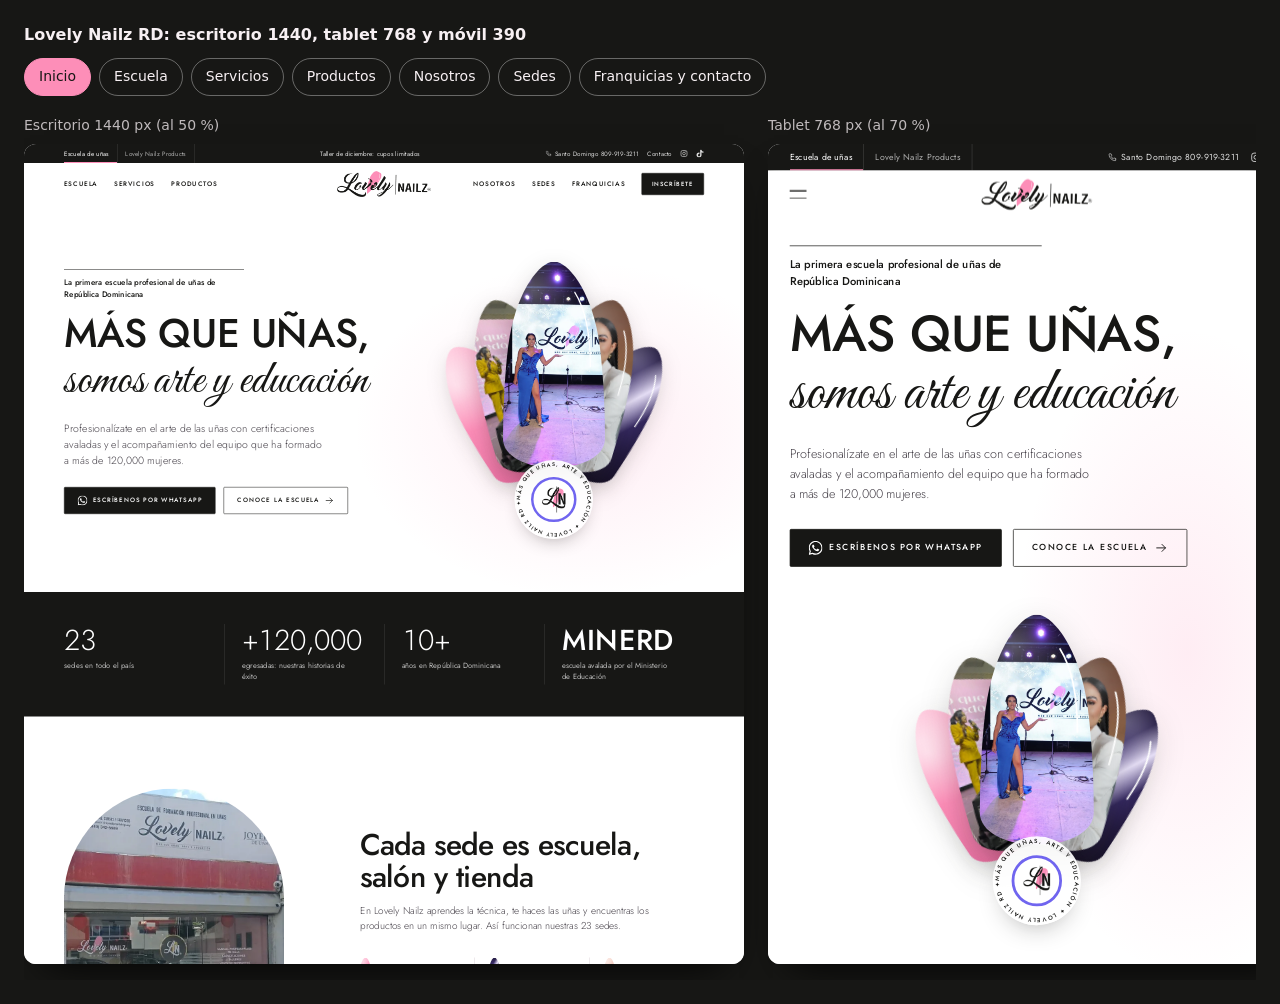
<file: vista-responsive.html>
<!doctype html>
<html lang="es-DO">
<head>
<meta charset="utf-8">
<meta name="viewport" content="width=device-width, initial-scale=1">
<title>Lovely Nailz · vista responsive</title>
<style>
  body { margin: 0; padding: 24px; background: #171715; color: #f7f0f3; font: 14px/1.4 system-ui, sans-serif; }
  h1 { margin: 0 0 12px; font-size: 16px; font-weight: 600; }
  .paginas { display: flex; flex-wrap: wrap; gap: 8px; margin-bottom: 20px; }
  .paginas button { padding: 8px 14px; border: 1px solid rgba(255,255,255,.35); border-radius: 999px; background: none; color: inherit; font: inherit; cursor: pointer; }
  .paginas button[aria-pressed="true"] { background: #fd8eb8; border-color: #fd8eb8; color: #171715; }
  .fila { display: flex; align-items: flex-start; gap: 24px; overflow-x: auto; padding-bottom: 16px; }
  figure { flex: none; margin: 0; }
  figcaption { margin-bottom: 8px; opacity: .75; }
  .marco { overflow: hidden; border-radius: 12px; background: #fff; box-shadow: 0 20px 40px -20px #000; }
  iframe { display: block; border: 0; transform-origin: 0 0; }
</style>
</head>
<body>
<h1>Lovely Nailz RD: escritorio 1440, tablet 768 y móvil 390</h1>
<div class="paginas" role="group" aria-label="Página">
  <button type="button" data-p="index.html" aria-pressed="true">Inicio</button>
  <button type="button" data-p="escuela.html" aria-pressed="false">Escuela</button>
  <button type="button" data-p="servicios.html" aria-pressed="false">Servicios</button>
  <button type="button" data-p="productos.html" aria-pressed="false">Productos</button>
  <button type="button" data-p="nosotros.html" aria-pressed="false">Nosotros</button>
  <button type="button" data-p="sedes.html" aria-pressed="false">Sedes</button>
  <button type="button" data-p="franquicias.html" aria-pressed="false">Franquicias y contacto</button>
</div>
<div class="fila">
  <figure><figcaption>Escritorio 1440 px (al 50 %)</figcaption><div class="marco" style="width:720px;height:820px"><iframe src="index.html" title="Escritorio" style="width:1440px;height:1640px;transform:scale(.5)"></iframe></div></figure>
  <figure><figcaption>Tablet 768 px (al 70 %)</figcaption><div class="marco" style="width:538px;height:820px"><iframe src="index.html" title="Tablet" style="width:768px;height:1172px;transform:scale(.7)"></iframe></div></figure>
  <figure><figcaption>Móvil 390 px</figcaption><div class="marco" style="width:390px;height:820px"><iframe src="index.html" title="Móvil" style="width:390px;height:820px"></iframe></div></figure>
</div>
<script>
  document.querySelectorAll('[data-p]').forEach(function (b) {
    b.addEventListener('click', function () {
      document.querySelectorAll('[data-p]').forEach(function (o) { o.setAttribute('aria-pressed', String(o === b)); });
      document.querySelectorAll('iframe').forEach(function (f) { f.src = b.getAttribute('data-p'); });
    });
  });
</script>
</body>
</html>
</file>
<file: styles.css>
/* =========================================================
   Lovely Nailz RD — sitio de muestra multipágina (WebDom)
   Identidad: negro del logo, blanco, rosa de la uña y violeta del sello.
   Elemento propio: la uña rosa del logo (muestrario, marcos, fichas,
   progreso, viñetas y carga de los botones).
   Páginas: index, escuela, servicios, productos, nosotros, sedes, franquicias.
   ========================================================= */

@property --band {
  syntax: '<percentage>';
  inherits: true;
  initial-value: 50%;
}

:root {
  /* Color (medidos en el logo: negro #171715, rosa #FD8EB8, violeta #7065EF) */
  --ink: #171715;
  --ink-2: #47424a;
  --ink-3: #6e6870;
  --paper: #ffffff;
  --rosa: #fd8eb8;
  --rosa-ink: #b5326b;          /* rosa para texto pequeño sobre blanco (contraste 5,8:1) */
  --rosa-claro: #fdf0f5;
  --rosa-claro-2: #f9e1eb;
  --violeta: #7065ef;           /* anillo del sello: foco y detalles */
  --linea: #ece5e8;
  --linea-2: #ddd3d8;
  --linea-oscura: rgba(255, 255, 255, .16);
  --error: #b3261e;

  /* Tipografía */
  --f-sans: "Jost", "Futura", "Century Gothic", "Avenir Next", system-ui, sans-serif;
  --f-script: "Great Vibes", "Snell Roundhand", "Apple Chancery", cursive;

  /* Medidas */
  --max: 1280px;
  --gutter: clamp(20px, 4vw, 56px);
  --sec-pad: clamp(80px, 10vw, 144px);
  --header-h: 84px;
  --header-compacta: 68px;
  --subnav-h: 52px;
  --radio: 4px;

  /* Movimiento */
  --ease: cubic-bezier(.22, .8, .26, 1);
  --ease-out: cubic-bezier(.16, 1, .3, 1);

  /* La uña (almendra) y su brillo, como en el logo */
  --una: url("data:image/svg+xml,%3Csvg xmlns='http://www.w3.org/2000/svg' viewBox='0 0 100 200' preserveAspectRatio='none'%3E%3Cpath d='M50 0C63 0 87 28 94 82C98 114 99 150 99 172C99 189 77 200 50 200C23 200 1 189 1 172C1 150 2 114 6 82C13 28 37 0 50 0Z'/%3E%3C/svg%3E");
  --brillo: url("data:image/svg+xml,%3Csvg xmlns='http://www.w3.org/2000/svg' viewBox='0 0 100 200' preserveAspectRatio='none'%3E%3Cpath d='M70 30C80 46 85 70 85 102' fill='none' stroke='white' stroke-width='2.4' stroke-linecap='round' vector-effect='non-scaling-stroke'/%3E%3C/svg%3E");

  /* Acabados del muestrario */
  --acabado-laca: radial-gradient(90% 55% at 28% 22%, rgba(255, 255, 255, .55), rgba(255, 255, 255, 0) 60%), linear-gradient(168deg, #ffc6db 0%, #fd8eb8 46%, #e2669a 100%);
  --acabado-acrygel: radial-gradient(90% 55% at 28% 22%, rgba(255, 255, 255, .5), rgba(255, 255, 255, 0) 60%), linear-gradient(168deg, #fbe4dc 0%, #efc2b6 52%, #d9a093 100%);
  --acabado-acrilicas: var(--acabado-laca);
  --acabado-rubber: radial-gradient(90% 55% at 28% 22%, rgba(255, 255, 255, .65), rgba(255, 255, 255, 0) 60%), linear-gradient(168deg, #fff3f7 0%, #f8d5e2 55%, #eab3c7 100%);
  --acabado-naturales: radial-gradient(90% 55% at 28% 34%, rgba(255, 255, 255, .35), rgba(255, 255, 255, 0) 60%), linear-gradient(180deg, #fffaf5 0 20%, #f6e6dc 23%, #f0c9be 60%, #e7b3a8 100%);
  --acabado-nude: var(--acabado-acrygel);
}

/* ---------- Base ---------- */
*, *::before, *::after { box-sizing: border-box; }
[hidden] { display: none !important; }
html { -webkit-text-size-adjust: 100%; scroll-behavior: smooth; scroll-padding-top: calc(var(--header-h) + 12px); }
html.con-subnav { scroll-padding-top: calc(var(--header-h) + var(--subnav-h) + 16px); }
body {
  margin: 0;
  font-family: var(--f-sans);
  font-size: 17px;
  line-height: 1.6;
  color: var(--ink);
  background: var(--paper);
  -webkit-font-smoothing: antialiased;
  text-rendering: optimizeLegibility;
}
body.menu-abierto { overflow: hidden; }
body.menu-abierto .cabecera { background: #fff; }
body.menu-abierto .wa-flotante { opacity: 0; pointer-events: none; }
img { display: block; max-width: 100%; height: auto; }
a { color: inherit; }
button, input, select, textarea { font: inherit; color: inherit; }
h1, h2, h3 { margin: 0; font-weight: 500; line-height: 1.06; letter-spacing: -.02em; text-wrap: balance; }
p, figure { margin: 0; }
ul, ol { margin: 0; }
:focus-visible { outline: 2px solid var(--violeta); outline-offset: 3px; border-radius: 2px; }
::selection { background: var(--rosa); color: var(--ink); }

.wrap { width: min(100% - 2 * var(--gutter), var(--max)); margin-inline: auto; }
.sprite { position: absolute; width: 0; height: 0; overflow: hidden; }
.sr { position: absolute; width: 1px; height: 1px; overflow: hidden; clip: rect(0 0 0 0); clip-path: inset(50%); white-space: nowrap; }
.ico { width: 20px; height: 20px; flex: none; }
.ico--sm { width: 16px; height: 16px; }
.ico--xs { width: 12px; height: 12px; }

.saltar {
  position: absolute; left: 16px; top: -100px; z-index: 200;
  padding: 12px 18px; background: var(--ink); color: #fff; text-decoration: none; font-weight: 500;
}
.saltar:focus { top: 12px; }

/* ---------- Tipos de texto ---------- */
.h2 { font-size: clamp(32px, 4.2vw, 60px); }
.h3 { font-size: clamp(24px, 2.4vw, 34px); letter-spacing: -.015em; }
.sec { padding-block: var(--sec-pad); }
.sec--rosa { background: var(--rosa-claro); }
.sec--negro { background: var(--ink); color: #fff; }
.sec--borde { border-top: 1px solid var(--linea); }
.sec-cab { max-width: 820px; margin-bottom: clamp(32px, 4vw, 56px); }
.sec-cab--fila { display: flex; flex-wrap: wrap; align-items: flex-end; justify-content: space-between; gap: 24px 48px; max-width: none; }
.sec-cab--fila > div { max-width: 760px; }
.sec-intro { margin-top: 20px; font-size: clamp(18px, 1.45vw, 20px); font-weight: 300; line-height: 1.55; color: var(--ink-2); max-width: 54ch; }
.sec--negro .sec-intro { color: rgba(255, 255, 255, .8); }
.eyebrow { margin-bottom: 16px; font-size: 12.5px; font-weight: 500; letter-spacing: .16em; text-transform: uppercase; color: var(--rosa-ink); }
.nota { margin-top: 16px; font-size: 14.5px; color: var(--ink-3); max-width: 52ch; }
.nota--pendiente {
  display: inline-block; padding: 6px 12px;
  border: 1px dashed rgba(181, 50, 107, .5); border-radius: 6px;
  color: var(--rosa-ink); font-size: 14px;
}
.acciones { display: flex; flex-wrap: wrap; align-items: center; gap: 14px 28px; margin-top: 32px; }

/* ---------- Enlaces ---------- */
.enlace {
  display: inline-flex; align-items: center; gap: 8px;
  font-size: 15px; font-weight: 500; letter-spacing: .01em;
  color: var(--ink);
  text-decoration: underline; text-decoration-thickness: 1px;
  text-decoration-color: var(--rosa); text-underline-offset: 6px;
  transition: color .25s, text-decoration-color .25s, text-underline-offset .25s;
}
.enlace:hover { color: var(--rosa-ink); text-decoration-color: currentColor; text-underline-offset: 4px; }
.enlace--claro { color: #fff; }
.enlace--claro:hover { color: var(--rosa); }
.enlace--btn { appearance: none; background: none; border: 0; padding: 0; cursor: pointer; }

/* ---------- Botones: normal, hover, active, focus, carga, éxito y deshabilitado ---------- */
.btn {
  --btn-bg: var(--ink); --btn-fg: #fff; --btn-borde: var(--ink); --btn-pintura: var(--rosa); --btn-fg-hover: var(--ink);
  position: relative; isolation: isolate; overflow: hidden;
  display: inline-flex; align-items: center; justify-content: center; gap: 10px;
  min-height: 54px; padding: 0 26px;
  font: 500 12.5px/1.2 var(--f-sans); letter-spacing: .16em; text-transform: uppercase; text-decoration: none; text-align: center;
  color: var(--btn-fg); background: var(--btn-bg);
  border: 1.5px solid var(--btn-borde); border-radius: 2px;
  cursor: pointer;
  transition: transform .25s var(--ease), box-shadow .35s var(--ease), color .35s var(--ease), border-color .35s var(--ease);
}
/* La pintura: el rosa entra como una pincelada al pasar el cursor */
.btn::before {
  content: ""; position: absolute; inset: -1px; z-index: -1;
  background: var(--btn-pintura);
  transform: scaleX(0); transform-origin: left center;
  transition: transform .55s var(--ease-out);
}
.btn .ico { transition: transform .35s var(--ease); }
.btn:hover, .btn.is-hover { color: var(--btn-fg-hover); border-color: var(--btn-pintura); transform: translateY(-2px); box-shadow: 0 14px 26px -16px rgba(23, 23, 21, .55); }
.btn:hover::before, .btn.is-hover::before { transform: scaleX(1); }
.btn:hover .ico, .btn.is-hover .ico { transform: rotate(-8deg) scale(1.06); }
.btn:hover .ico--flecha { transform: translateX(4px); }
.btn:active, .btn.is-active { transform: translateY(0) scale(.97); box-shadow: none; }
.btn:focus-visible, .btn.is-focus { outline: 2px solid var(--violeta); outline-offset: 3px; }
.btn.is-loading { pointer-events: none; }
.btn.is-loading .btn-txt, .btn.is-loading .ico { opacity: 0; }
.btn.is-loading::after {
  content: ""; position: absolute; left: 50%; top: 50%;
  width: 13px; height: 26px; margin: -13px 0 0 -6.5px;
  -webkit-mask: var(--una) center / 100% 100% no-repeat; mask: var(--una) center / 100% 100% no-repeat;
  background: linear-gradient(to top, var(--rosa) 50%, rgba(255, 255, 255, .28) 50%) 0 0 / 100% 200%;
  animation: pintar-una 1s var(--ease) infinite;
}
.btn.is-success { color: var(--ink); border-color: var(--rosa); }
.btn.is-success::before { transform: scaleX(1); }
.btn:disabled, .btn[aria-disabled="true"], .btn.is-disabled {
  color: #8d8589; background: #ece7e9; border-color: #ece7e9;
  cursor: not-allowed; transform: none; box-shadow: none;
}
.btn:disabled::before, .btn[aria-disabled="true"]::before, .btn.is-disabled::before { display: none; }
.btn:disabled .ico, .btn[aria-disabled="true"] .ico, .btn.is-disabled .ico { transform: none; }
@keyframes pintar-una { from { background-position: 0 0; } to { background-position: 0 100%; } }

.btn--ghost { --btn-bg: transparent; --btn-fg: var(--ink); --btn-borde: var(--ink); }
.btn--claro { --btn-bg: #fff; --btn-fg: var(--ink); --btn-borde: #fff; }
.btn--linea-clara { --btn-bg: transparent; --btn-fg: #fff; --btn-borde: rgba(255, 255, 255, .7); }
.btn--sm { min-height: 44px; padding: 0 20px; font-size: 12px; }

.circ {
  width: 52px; height: 52px; flex: none;
  display: grid; place-items: center;
  border: 1px solid var(--ink); border-radius: 50%; background: transparent; color: var(--ink);
  cursor: pointer; transition: background .3s, color .3s, transform .25s var(--ease), opacity .3s;
}
.circ:hover { background: var(--ink); color: #fff; }
.circ:active { transform: scale(.93); }
.circ:disabled { opacity: .28; cursor: default; background: transparent; color: var(--ink); }
.circ--claro { border-color: rgba(255, 255, 255, .45); color: #fff; }
.circ--claro:hover { background: #fff; color: var(--ink); }

/* ---------- Marcos de foto ---------- */
.marco { position: relative; }
.marco-in { position: relative; overflow: hidden; background: var(--rosa-claro-2); }
.marco img { width: 100%; height: 100%; object-fit: cover; }
.marco figcaption { margin-top: 14px; font-size: 14px; color: var(--ink-3); }
.marco--una .marco-in {
  aspect-ratio: var(--ar, 1 / 1.6);
  -webkit-mask: var(--una) center / 100% 100% no-repeat; mask: var(--una) center / 100% 100% no-repeat;
}
.marco--una .marco-in::after {
  content: ""; position: absolute; inset: 0; z-index: 2; pointer-events: none;
  background: var(--brillo) center / 100% 100% no-repeat, radial-gradient(70% 34% at 30% 14%, rgba(255, 255, 255, .26), rgba(255, 255, 255, 0) 70%);
}
.marco--arco .marco-in { aspect-ratio: 640 / 900; border-radius: 999px 999px var(--radio) var(--radio); }
.marco--rect .marco-in { aspect-ratio: 4 / 3; border-radius: var(--radio); }
/* Uña lacada que asoma detrás de un marco */
.con-laca::before {
  content: ""; position: absolute; z-index: 0; top: -6%; left: 36%; width: 90%; aspect-ratio: 1 / 1.6;
  -webkit-mask: var(--una) center / 100% 100% no-repeat; mask: var(--una) center / 100% 100% no-repeat;
  background: var(--acabado-laca); transform: rotate(16deg); opacity: .95;
}
.con-laca .marco-in, .con-laca figcaption { position: relative; z-index: 1; }

/* Revelado: la foto se "pinta" de la cutícula a la punta al entrar en pantalla */
html.js [data-pintar] .marco-in { clip-path: inset(100% 0 0 0); transition: clip-path 1.25s var(--ease-out); }
html.js [data-pintar] .marco-in img { transform: scale(1.08); transition: transform 1.7s var(--ease-out); }
html.js [data-pintar].is-pintado .marco-in { clip-path: inset(0 0 0 0); }
html.js [data-pintar].is-pintado .marco-in img { transform: none; }
@media (hover: hover) and (pointer: fine) {
  .marco img { transition: transform .9s var(--ease-out), filter .6s; }
  html.js [data-pintar].is-pintado:hover .marco-in img, .marco:not([data-pintar]):hover img { transform: scale(1.03); filter: brightness(1.04); }
}

.lista-una { list-style: none; padding: 0; display: grid; gap: 10px; margin-top: 12px; }
.lista-una li { display: flex; align-items: flex-start; gap: 14px; }
.lista-una li::before {
  content: ""; flex: none; width: 9px; height: 17px; margin-top: .22em;
  -webkit-mask: var(--una) center / 100% 100% no-repeat; mask: var(--una) center / 100% 100% no-repeat;
  background: var(--acabado-laca);
}

/* Uñas pequeñas (viñetas de marca) */
.mini-una { display: block; flex: none; width: 22px; height: 43px; -webkit-mask: var(--una) center / 100% 100% no-repeat; mask: var(--una) center / 100% 100% no-repeat; }
.mini-una--laca { background: var(--acabado-laca); }
.mini-una--nude { background: var(--acabado-nude); }
.mini-una--rubber { background: var(--acabado-rubber); }
.mini-una--natural { background: var(--acabado-naturales); }

/* Ojo de gato: franja magnética. El degradado se declara en cada uña para que
   --band (que mueve el cursor o el barrido) cambie la franja de esa uña. */
.tip--ojo .tip-in,
.stand-tip--ojo .una,
.mini-una.mini-una--ojo,
.ficha-una.ficha-una--ojo {
  background:
    linear-gradient(118deg, rgba(226, 216, 255, 0) calc(var(--band) - 17%), rgba(240, 233, 255, .95) var(--band), rgba(226, 216, 255, 0) calc(var(--band) + 17%)),
    radial-gradient(120% 70% at 50% 40%, #4b3b88 0%, #231a40 55%, #100c19 100%);
}

/* ---------- Barra superior ---------- */
.barra-sup { background: var(--ink); color: rgba(255, 255, 255, .86); font-size: 12.5px; letter-spacing: .02em; }
.barra-sup-in { display: flex; align-items: center; justify-content: space-between; gap: 24px; min-height: 38px; }
.barra-marcas { display: flex; align-self: stretch; }
.barra-marcas a {
  display: flex; align-items: center; gap: 6px; padding: 0 16px;
  color: rgba(255, 255, 255, .66); text-decoration: none;
  border-right: 1px solid var(--linea-oscura);
  transition: color .25s;
}
.barra-marcas a:first-child { padding-left: 0; }
.barra-marcas a:hover { color: #fff; }
.barra-marcas a[aria-current="page"], .barra-marcas a.is-actual { color: #fff; box-shadow: inset 0 -2px 0 var(--rosa); }
.barra-aviso { text-align: center; color: rgba(255, 255, 255, .9); }
.barra-aviso a { color: inherit; text-decoration: none; transition: color .25s; }
.barra-aviso a:hover { color: var(--rosa); }
.barra-contacto { display: flex; align-items: center; gap: 16px; }
.barra-contacto a { display: inline-flex; align-items: center; gap: 7px; color: inherit; text-decoration: none; transition: color .25s; }
.barra-contacto a:hover { color: var(--rosa); }

/* ---------- Cabecera ---------- */
.cabecera {
  position: sticky; top: 0; z-index: 50;
  background: rgba(255, 255, 255, .94);
  -webkit-backdrop-filter: saturate(1.4) blur(10px); backdrop-filter: saturate(1.4) blur(10px);
  border-bottom: 1px solid transparent;
  transition: border-color .3s, box-shadow .3s;
}
.cabecera.is-compacta { border-bottom-color: var(--linea); box-shadow: 0 12px 30px -26px rgba(23, 23, 21, .5); }
.con-subnav .cabecera.is-compacta { box-shadow: none; }
.cabecera-in {
  display: grid; grid-template-columns: 1fr auto 1fr; align-items: center;
  height: var(--header-h); transition: height .35s var(--ease);
}
.cabecera.is-compacta .cabecera-in { height: var(--header-compacta); }
.nav { display: flex; align-items: center; gap: clamp(18px, 2.2vw, 34px); }
.nav a {
  position: relative; padding: 10px 0;
  font-size: 13px; font-weight: 500; letter-spacing: .14em; text-transform: uppercase; text-decoration: none;
}
.nav a::after {
  content: ""; position: absolute; left: 0; right: 0; bottom: 4px; height: 2px; background: var(--rosa);
  transform: scaleX(0); transform-origin: left; transition: transform .4s var(--ease-out);
}
.nav a:hover::after, .nav a[aria-current="page"]::after { transform: scaleX(1); }
.logo { justify-self: center; display: block; }
.logo img { height: 52px; width: auto; transition: height .35s var(--ease); }
.cabecera.is-compacta .logo img { height: 42px; }
.cabecera-der { justify-self: end; display: flex; align-items: center; gap: clamp(18px, 2.2vw, 34px); }
.menu-btn, .cabecera-wa { display: none; }
.menu-btn {
  width: 44px; height: 44px; margin-left: -10px; padding: 0;
  place-items: center; border: 0; background: none; cursor: pointer;
}
.menu-btn-lineas { position: relative; display: block; width: 24px; height: 12px; }
.menu-btn-lineas span { position: absolute; left: 0; right: 0; height: 1.5px; background: var(--ink); transition: transform .35s var(--ease), top .35s var(--ease); }
.menu-btn-lineas span:first-child { top: 0; }
.menu-btn-lineas span:last-child { top: 10.5px; }
.menu-btn[aria-expanded="true"] .menu-btn-lineas span:first-child { top: 5.25px; transform: rotate(45deg); }
.menu-btn[aria-expanded="true"] .menu-btn-lineas span:last-child { top: 5.25px; transform: rotate(-45deg); }
.cabecera-wa {
  width: 44px; height: 44px; margin-right: -8px; place-items: center;
  border-radius: 50%; color: var(--ink); text-decoration: none;
}
.cabecera-wa .ico { width: 22px; height: 22px; }

.menu-movil {
  position: fixed; left: 0; right: 0; bottom: 0; top: var(--menu-top, 84px); z-index: 49;
  overflow-y: auto; background: #fff;
  opacity: 0; transform: translateY(-8px); transition: opacity .3s var(--ease), transform .4s var(--ease-out);
}
.menu-movil.is-abierto { opacity: 1; transform: none; }
.menu-movil-in { padding-block: 16px 40px; display: grid; gap: 28px; }
.menu-movil-nav { display: grid; }
.menu-movil-nav a {
  display: flex; align-items: center; justify-content: space-between; gap: 16px;
  padding: 13px 0; border-bottom: 1px solid var(--linea);
  font-size: clamp(22px, 5.6vw, 30px); font-weight: 500; letter-spacing: -.01em; text-decoration: none;
}
.menu-movil-nav a[aria-current="page"] { color: var(--rosa-ink); }
.menu-movil-nav a[aria-current="page"]::after {
  content: ""; flex: none; width: 12px; height: 23px;
  -webkit-mask: var(--una) center / 100% 100% no-repeat; mask: var(--una) center / 100% 100% no-repeat;
  background: var(--acabado-laca);
}
.menu-movil-acciones { display: grid; gap: 12px; }
.menu-movil-pie { font-size: 15px; color: var(--ink-3); display: flex; flex-wrap: wrap; align-items: center; gap: 8px 12px; }
.menu-movil-pie a { color: var(--ink); }
.sep { display: inline-block; width: 1px; height: 14px; background: var(--linea-2); }

/* ---------- Inicio ---------- */
.hero {
  position: relative; overflow: hidden;
  padding-block: clamp(36px, 5vw, 72px) clamp(56px, 7vw, 104px);
  background:
    radial-gradient(46% 62% at 78% 58%, rgba(253, 142, 184, .16) 0%, rgba(253, 142, 184, 0) 70%),
    var(--paper);
}
.hero-grid { display: grid; grid-template-columns: minmax(0, 1.05fr) minmax(0, 1fr); gap: 48px; align-items: center; }
.hero-kicker {
  display: inline-block; max-width: 36ch; padding-top: 14px;
  border-top: 1.5px solid var(--ink);
  font-size: 16px; font-weight: 500; line-height: 1.45;
}
.hero-titulo { margin-top: 26px; }
.linea { display: block; overflow: hidden; padding: .24em .12em .06em; margin: -.24em -.12em -.06em; }
.linea--script { padding: .18em .12em .3em; margin: -.18em -.12em -.3em; }
.h1-a {
  display: block;
  font-size: clamp(32px, 5.6vw, 80px); font-weight: 500;
  letter-spacing: -.01em; line-height: .98; text-transform: uppercase;
}
.h1-b {
  display: block;
  font-family: var(--f-script); font-weight: 400;
  font-size: clamp(38px, 6.6vw, 94px); letter-spacing: 0; line-height: 1.12;
  margin-top: .04em;
}
.hero-lead { margin-top: 24px; font-size: clamp(18px, 1.5vw, 21px); font-weight: 300; line-height: 1.55; color: var(--ink-2); max-width: 44ch; }
.hero-acciones { display: flex; flex-wrap: wrap; gap: 14px 16px; margin-top: 36px; }

/* Secuencia de carga (un único momento orquestado por página) */
html.js .linea > span { transform: translateY(108%); transition: transform 1.05s var(--ease-out) var(--d, 0ms); }
html.js [data-entra] { opacity: 0; transform: translateY(16px); transition: opacity .8s var(--ease) var(--d, 0ms), transform .9s var(--ease-out) var(--d, 0ms); }
html.js.is-cargado .linea > span { transform: none; }
html.js.is-cargado [data-entra] { opacity: 1; transform: none; }

/* Muestrario: abanico de uñas */
.hero-visual { display: grid; place-items: center; }
.muestrario { --s: 1; --gap: 64px; position: relative; width: calc(600px * var(--s)); height: calc(600px * var(--s)); }
.tip {
  position: absolute; left: 50%; bottom: calc((var(--gap) + 84px) * var(--s)); margin: 0;
  width: calc(var(--w) * var(--s)); height: calc(var(--h) * var(--s)); margin-left: calc(var(--w) * var(--s) / -2);
  transform-origin: 50% calc(100% + var(--gap) * var(--s));
  transform: rotate(var(--rot));
  z-index: var(--z);
  filter: drop-shadow(0 16px 22px rgba(23, 23, 21, .2));
}
.tip-in {
  position: relative; width: 100%; height: 100%; overflow: hidden; background: var(--rosa-claro-2);
  -webkit-mask: var(--una) center / 100% 100% no-repeat; mask: var(--una) center / 100% 100% no-repeat;
}
.tip-in img { width: 100%; height: 100%; object-fit: cover; }
.tip-in::after {
  content: ""; position: absolute; inset: 0; pointer-events: none;
  background: var(--brillo) center / 100% 100% no-repeat, radial-gradient(70% 30% at 30% 14%, rgba(255, 255, 255, .3), rgba(255, 255, 255, 0) 70%);
}
.tip--laca .tip-in { background: var(--acabado-laca); }
html.js .tip { opacity: 0; transform: rotate(0deg) translateY(calc(26px * var(--s))); transition: transform 1.25s var(--ease-out) calc(var(--i) * 70ms + 420ms), opacity .6s ease calc(var(--i) * 60ms + 300ms); }
html.js.is-cargado .tip { opacity: 1; transform: rotate(var(--rot)); }
html.js .muestrario.is-listo .tip { transition: transform .55s var(--ease-out), opacity .3s; }
@media (hover: hover) and (pointer: fine) {
  html.js .muestrario.is-listo .tip:hover { transform: rotate(var(--rot)) translateY(calc(-14px * var(--s))); }
}
html.js .tip-in img { filter: blur(16px); transform: scale(1.06); transition: filter 1.1s ease, transform 1.5s var(--ease-out); }
html.js .tip-in img.is-nitida { filter: none; transform: none; }

/* Sello LN con texto que gira */
.sello { position: absolute; left: 50%; bottom: 0; z-index: 8; width: calc(168px * var(--s, 1)); aspect-ratio: 1; margin-left: calc(-84px * var(--s, 1)); }
.sello::before { content: ""; position: absolute; inset: 3%; border-radius: 50%; background: rgba(255, 255, 255, .93); box-shadow: 0 18px 40px -22px rgba(23, 23, 21, .45); }
.sello-anillo { position: absolute; inset: 0; width: 100%; height: 100%; animation: girar 60s linear infinite; }
.sello-anillo text { font: 500 12.5px var(--f-sans); letter-spacing: .1em; fill: var(--ink); }
.sello-centro {
  position: absolute; inset: 23%; display: grid; place-items: center;
  border-radius: 50%; background: #fff; border: calc(4px * var(--s, 1) + 1px) solid var(--violeta);
}
.sello-centro img { width: 58%; height: auto; }
.sello-num { font-size: clamp(30px, 3vw, 42px); font-weight: 300; line-height: 1; letter-spacing: -.02em; font-variant-numeric: tabular-nums; }
@keyframes girar { to { transform: rotate(360deg); } }
html.js .sello { opacity: 0; transform: scale(.85); transition: opacity .6s ease .3s, transform .9s var(--ease-out) .3s; }
html.js.is-cargado .sello { opacity: 1; transform: none; }
.sello--suelto { --s: .86; left: -26px; bottom: 54px; margin-left: 0; width: clamp(118px, 11vw, 150px); }

/* ---------- Cifras ---------- */
.cifras { background: var(--ink); color: #fff; padding-block: clamp(44px, 5vw, 64px); }
.cifras-lista { list-style: none; padding: 0; display: grid; grid-template-columns: repeat(4, minmax(0, 1fr)); }
.cifras-lista li { display: grid; align-content: start; gap: 12px; padding: 4px clamp(16px, 2.4vw, 36px); border-left: 1px solid var(--linea-oscura); }
.cifras-lista li:first-child { padding-left: 0; border-left: 0; }
.cifra { font-size: clamp(40px, 4vw, 58px); font-weight: 300; line-height: 1; letter-spacing: -.02em; font-variant-numeric: tabular-nums; white-space: nowrap; }
.cifra--palabra { font-weight: 500; letter-spacing: .02em; }
.cifra-txt { font-size: 15px; line-height: 1.45; color: rgba(255, 255, 255, .72); max-width: 24ch; }

/* ---------- Escuela, salón y tienda (pilares) ---------- */
.bienvenida-grid { display: grid; grid-template-columns: minmax(0, 5fr) minmax(0, 7fr); gap: clamp(40px, 7vw, 112px); align-items: center; }
.bienvenida-foto { width: min(100%, 440px); }
.tres { list-style: none; padding: 0; margin-top: 48px; display: grid; grid-template-columns: repeat(3, minmax(0, 1fr)); }
.tres li { padding: 0 clamp(16px, 2vw, 28px); border-left: 1px solid var(--linea-2); display: flex; flex-direction: column; align-items: flex-start; }
.tres li:first-child { padding-left: 0; border-left: 0; }
.tres h3 { margin: 18px 0 10px; font-size: 22px; }
.tres p { flex: 1; margin-bottom: 18px; font-size: 16px; line-height: 1.55; color: var(--ink-2); }
.tres--ancho { margin-top: 0; padding-top: 32px; border-top: 1.5px solid var(--ink); }
.tres--ancho h3 { font-size: clamp(22px, 2vw, 26px); }

/* ---------- La escuela en resumen (inicio) ---------- */
.formacion-lista { list-style: none; padding: 0; display: grid; grid-template-columns: repeat(3, minmax(0, 1fr)); gap: 20px; }
.formacion-item {
  display: flex; flex-direction: column; height: 100%; padding: 16px 16px 26px;
  background: #fff; border-radius: 6px; text-decoration: none;
  transition: transform .45s var(--ease-out), box-shadow .45s var(--ease-out);
}
.formacion-item:hover { transform: translateY(-4px); box-shadow: 0 30px 50px -36px rgba(23, 23, 21, .42); }
.formacion-visual {
  position: relative; display: grid; place-items: center; overflow: hidden;
  height: clamp(200px, 18vw, 240px); margin-bottom: 22px; border-radius: 4px; background: var(--rosa-claro);
}
.formacion-visual .mes-una { width: clamp(70px, 6.6vw, 92px); }
.formacion-visual .mes-nombre { font-size: clamp(44px, 4.2vw, 60px); }
.formacion-visual--trio { display: flex; align-items: flex-end; justify-content: center; gap: 16px; padding-bottom: 40px; }
.formacion-visual--trio .mini-una { transition: transform .5s var(--ease-out); }
.formacion-visual--trio .mini-una:nth-child(1) { width: 34px; height: 66px; }
.formacion-visual--trio .mini-una:nth-child(2) { width: 42px; height: 82px; }
.formacion-visual--trio .mini-una:nth-child(3) { width: 50px; height: 98px; }
.formacion-item:hover .formacion-visual--trio .mini-una { transform: translateY(-8px); }
.formacion-item:hover .formacion-visual--trio .mini-una:nth-child(2) { transition-delay: 60ms; }
.formacion-item:hover .formacion-visual--trio .mini-una:nth-child(3) { transition-delay: 120ms; }
.formacion-item .mes-una { transition: transform .6s var(--ease-out); }
.formacion-item:hover .mes-una { transform: rotate(-8deg) translateY(-6px); }
.formacion-nombre { padding-inline: 6px; font-size: clamp(21px, 1.8vw, 25px); font-weight: 500; letter-spacing: -.015em; line-height: 1.15; }
.formacion-txt { flex: 1; margin-top: 10px; padding-inline: 6px; font-size: 16px; line-height: 1.5; color: var(--ink-2); }
.formacion-ir { display: inline-flex; align-items: center; gap: 8px; margin-top: 18px; padding-inline: 6px; font-size: 12.5px; font-weight: 500; letter-spacing: .14em; text-transform: uppercase; }
.formacion-ir .ico { transition: transform .4s var(--ease-out); }
.formacion-item:hover .formacion-ir .ico { transform: translateX(5px); }

/* Certificado (dibujo decorativo, no es un documento real) */
.cert {
  position: relative; display: grid; justify-items: center; align-content: center; gap: 6px;
  width: min(100%, 360px); aspect-ratio: 4 / 3; margin-top: 44px; padding: 28px;
  text-align: center; background: #fff;
  border: 1px solid var(--rosa); outline: 1px solid var(--rosa); outline-offset: -10px;
  box-shadow: 0 30px 50px -36px rgba(23, 23, 21, .45);
  transform: rotate(-2.5deg);
}
.cert-sello { width: 40px; height: auto; }
.cert-script { font-family: var(--f-script); font-size: clamp(38px, 3.4vw, 48px); line-height: 1.1; }
.cert-sub { font-size: 11.5px; font-weight: 500; letter-spacing: .18em; text-transform: uppercase; }
.cert-linea { width: 60%; height: 1px; margin-top: 10px; background: var(--linea-2); }
.cert-pie { font-size: 12px; line-height: 1.4; color: var(--ink-3); }
.cert--mini { width: auto; height: 80%; margin: 0; padding: 16px; gap: 2px; transform: rotate(-3deg); transition: transform .6s var(--ease-out); }
.cert--mini .cert-sello { width: 28px; }
.cert--mini .cert-script { font-size: clamp(30px, 2.6vw, 38px); }
.formacion-item:hover .cert--mini { transform: rotate(0deg) translateY(-4px); }

/* ---------- Encabezados de página ---------- */
.pag-hero {
  position: relative; overflow: hidden;
  padding-block: clamp(32px, 4.4vw, 64px) clamp(56px, 7vw, 104px);
  background:
    radial-gradient(44% 64% at 82% 52%, rgba(253, 142, 184, .15) 0%, rgba(253, 142, 184, 0) 70%),
    var(--paper);
}
.pag-hero-grid { display: grid; grid-template-columns: minmax(0, 1.08fr) minmax(0, .92fr); gap: clamp(36px, 5vw, 88px); align-items: center; }
.pag-hero-visual { position: relative; display: grid; place-items: center; }
.migas {
  display: inline-flex; flex-wrap: wrap; align-items: center; gap: 6px 12px; max-width: 40ch; padding-top: 14px;
  border-top: 1.5px solid currentColor;
  font-size: 12.5px; font-weight: 500; letter-spacing: .14em; text-transform: uppercase;
}
.migas a { color: var(--ink-3); text-decoration: none; transition: color .25s; }
.migas a:hover { color: var(--rosa-ink); }
.migas > span[aria-hidden] { color: var(--linea-2); }
.pag-titulo { margin-top: 26px; }
.pag-titulo .h1-a { font-size: clamp(32px, 4.7vw, 68px); }
.pag-titulo--largo .h1-a { font-size: clamp(30px, 4vw, 58px); }
.pag-titulo .h1-b { font-size: clamp(38px, 5.7vw, 84px); }
.pag-lead { margin-top: 22px; font-size: clamp(18px, 1.5vw, 21px); font-weight: 300; line-height: 1.55; color: var(--ink-2); max-width: 46ch; }
.pag-hero--negro {
  color: #fff;
  background:
    radial-gradient(44% 64% at 80% 50%, rgba(253, 142, 184, .16) 0%, rgba(253, 142, 184, 0) 70%),
    var(--ink);
}
.pag-hero--negro .pag-lead { color: rgba(255, 255, 255, .8); }
.pag-hero--negro .migas a, .migas--claro a { color: rgba(255, 255, 255, .62); }
.pag-hero--negro .migas a:hover, .migas--claro a:hover { color: var(--rosa); }
.pag-hero--negro .migas > span[aria-hidden], .migas--claro > span[aria-hidden] { color: rgba(255, 255, 255, .32); }
.pag-hero--negro .marca-sub { margin: 28px 0 -8px; }

/* Escuela: foto de egresadas, uña lacada y sello del MINERD */
.escuela-visual { width: min(100%, 520px); padding-top: 64px; }
.escuela-visual::before {
  content: ""; position: absolute; z-index: 0; top: 0; right: 7%;
  width: clamp(84px, 8vw, 112px); aspect-ratio: 1 / 1.95;
  -webkit-mask: var(--una) center / 100% 100% no-repeat; mask: var(--una) center / 100% 100% no-repeat;
  background: var(--acabado-laca); transform: rotate(16deg);
}
.escuela-foto { position: relative; z-index: 1; width: 100%; }
.escuela-foto .marco-in { border-radius: 6px; box-shadow: 0 40px 60px -42px rgba(23, 23, 21, .5); }
.escuela-foto figcaption { text-align: right; }

/* Servicios: el muestrario como encabezado */
.stand--hero { width: 100%; padding-top: 72px; }
.stand--hero .una { width: clamp(52px, 6.2vw, 92px); }
.stand-pie { margin-top: 18px; font-size: 14px; color: var(--ink-3); text-align: center; }

/* Nosotros y sedes */
.nosotros-foto { --ar: 1 / 1.55; width: min(100%, 320px); }
.sedes-visual { width: min(100%, 420px); }
.sedes-foto { width: min(100%, 360px); justify-self: center; }
.sedes-visual .sello--suelto { left: auto; right: -12px; bottom: 80px; }

/* Navegación de la página (escuela) */
.subnav {
  position: sticky; top: var(--header-compacta); z-index: 40;
  background: rgba(255, 255, 255, .96);
  -webkit-backdrop-filter: saturate(1.4) blur(10px); backdrop-filter: saturate(1.4) blur(10px);
  border-block: 1px solid var(--linea);
}
.subnav-in {
  display: flex; align-items: center; gap: clamp(20px, 2.6vw, 40px);
  width: min(100% - 2 * var(--gutter), var(--max)); margin-inline: auto;
  overflow-x: auto; scrollbar-width: none;
}
.subnav-in::-webkit-scrollbar { display: none; }
.subnav-txt { flex: none; padding-right: clamp(14px, 2vw, 28px); border-right: 1px solid var(--linea-2); font-size: 13px; color: var(--ink-3); }
.subnav a {
  position: relative; flex: none; display: flex; align-items: center; min-height: var(--subnav-h);
  font-size: 12.5px; font-weight: 500; letter-spacing: .14em; text-transform: uppercase; text-decoration: none;
  color: var(--ink-3); transition: color .25s;
}
.subnav a::after {
  content: ""; position: absolute; left: 0; right: 0; bottom: 0; height: 2px; background: var(--rosa);
  transform: scaleX(0); transform-origin: left; transition: transform .4s var(--ease-out);
}
.subnav a:hover, .subnav a.is-activo { color: var(--ink); }
.subnav a.is-activo::after { transform: scaleX(1); }

/* ---------- Escuela: por qué estudiar aquí ---------- */
.razones-lista { list-style: none; padding: 0; display: grid; grid-template-columns: repeat(3, minmax(0, 1fr)); border-top: 1.5px solid var(--ink); }
.razones-lista li {
  display: grid; grid-template-columns: 18px minmax(0, 1fr); column-gap: 18px; align-content: start;
  padding: 30px clamp(18px, 2.4vw, 36px) 34px 0; border-bottom: 1px solid var(--linea-2);
}
.razones-lista li:not(:nth-child(3n+1)) { padding-left: clamp(18px, 2.4vw, 36px); border-left: 1px solid var(--linea-2); }
.razones-lista .mini-una { grid-row: 1 / span 2; width: 18px; height: 35px; }
.razones-lista h3 { font-size: clamp(20px, 1.7vw, 23px); line-height: 1.2; letter-spacing: -.01em; }
.razones-lista p { margin-top: 10px; font-size: 16px; line-height: 1.55; color: var(--ink-2); }

/* ---------- Escuela: curso profesional ---------- */
.curso-grid { display: grid; grid-template-columns: minmax(0, 5fr) minmax(0, 7fr); gap: clamp(40px, 7vw, 120px); align-items: start; }
.curso-lado { position: sticky; top: calc(var(--header-compacta) + var(--subnav-h) + 36px); }
.bloque { padding-block: 34px; border-top: 1px solid var(--linea-2); }
.bloque:first-child { padding-top: 0; border-top: 0; }
.bloque:last-child { padding-bottom: 0; }
.bloque-titulo { font-size: clamp(24px, 2.2vw, 30px); letter-spacing: -.015em; }
.bloque > p { margin-top: 14px; color: var(--ink-2); max-width: 58ch; }
.bloque > .nota--pendiente { margin-top: 16px; }
.perfiles { list-style: none; padding: 0; margin-top: 18px; display: grid; }
.perfiles li { display: grid; grid-template-columns: 10px minmax(0, 1fr); column-gap: 18px; padding: 16px 0; border-bottom: 1px solid var(--linea); }
.perfiles li::before {
  content: ""; grid-row: 1 / span 2; width: 10px; height: 19px; margin-top: 4px;
  -webkit-mask: var(--una) center / 100% 100% no-repeat; mask: var(--una) center / 100% 100% no-repeat;
  background: var(--acabado-laca);
}
.perfiles strong { font-size: 18px; font-weight: 500; }
.perfiles span { color: var(--ink-2); }

/* Qué preguntar: opciones que arman el mensaje de WhatsApp */
.preguntar { margin-top: 22px; }
.preguntar-titulo { margin-bottom: 12px; font-size: 15px; font-weight: 500; }
.chips { display: flex; flex-wrap: wrap; gap: 10px; }
.chip { position: relative; display: inline-flex; cursor: pointer; }
.chip input { position: absolute; opacity: 0; width: 1px; height: 1px; margin: 0; }
.chip > span {
  display: inline-flex; align-items: center; gap: 9px; min-height: 44px; padding: 8px 16px 8px 13px;
  border: 1px solid var(--linea-2); border-radius: 999px; background: #fff;
  font-size: 15px; line-height: 1.2;
  transition: border-color .2s, background .2s, box-shadow .2s;
}
.chip > span::before {
  content: ""; flex: none; width: 9px; height: 17px; background: #e8dde2;
  -webkit-mask: var(--una) center / 100% 100% no-repeat; mask: var(--una) center / 100% 100% no-repeat;
  transition: background .25s;
}
.chip:hover > span { border-color: var(--ink-3); }
.chip input:checked + span { border-color: var(--ink); box-shadow: inset 0 0 0 1px var(--ink); background: var(--rosa-claro); }
.sec--rosa .chip input:checked + span { background: #fff; }
.chip input:checked + span::before { background: var(--acabado-laca); }
.chip input:focus-visible + span { outline: 2px solid var(--violeta); outline-offset: 2px; }
.preguntar-aviso { margin-top: 12px; font-size: 14.5px; font-weight: 500; color: var(--rosa-ink); }
.preguntar .acciones { margin-top: 24px; }

/* ---------- Escuela: talleres del mes ---------- */
.talleres-grid { display: grid; grid-template-columns: minmax(0, 5fr) minmax(0, 7fr); gap: clamp(40px, 6vw, 104px); align-items: center; }
.talleres-visual { position: relative; display: grid; place-items: center; min-height: clamp(380px, 38vw, 520px); }
.mes-una {
  width: clamp(150px, 15vw, 200px); aspect-ratio: 1 / 1.95;
  -webkit-mask: var(--una) center / 100% 100% no-repeat; mask: var(--una) center / 100% 100% no-repeat;
  background: var(--acabado-laca); transform: rotate(-16deg);
  filter: drop-shadow(0 22px 26px rgba(181, 50, 107, .25));
}
.mes-nombre { position: absolute; left: 50%; top: 52%; transform: translate(-50%, -50%) rotate(-7deg); font-family: var(--f-script); font-size: clamp(64px, 7vw, 100px); line-height: 1; white-space: nowrap; color: var(--ink); }
.talleres-visual .mes-una { width: clamp(170px, 17vw, 230px); }
.talleres-visual .mes-nombre { font-size: clamp(72px, 8vw, 116px); }
.talleres-cupos {
  position: absolute; right: 4%; top: 10%; padding: 8px 14px; border-radius: 999px;
  background: var(--ink); color: #fff; font-size: 12px; font-weight: 500; letter-spacing: .14em; text-transform: uppercase;
  transform: rotate(6deg);
}
.datos-dos { list-style: none; padding: 0; margin-top: 28px; display: grid; grid-template-columns: repeat(2, minmax(0, 1fr)); gap: 16px 28px; }
.datos-dos li { display: grid; gap: 4px; padding-top: 16px; border-top: 1.5px solid var(--ink); }
.datos-dos strong { font-size: 18px; font-weight: 500; }
.datos-dos span { font-size: 16px; color: var(--ink-2); }
.taller-actual {
  margin-top: 26px; padding: 16px 18px;
  border: 1px dashed rgba(181, 50, 107, .5); border-radius: 6px; background: rgba(255, 255, 255, .7);
  font-size: 16px; color: var(--ink-2);
}
.taller-actual strong { color: var(--ink); font-weight: 600; }

/* ---------- Escuela: capacitaciones ---------- */
.cap-grid { display: grid; grid-template-columns: minmax(0, 7fr) minmax(0, 5fr); gap: clamp(40px, 6vw, 104px); align-items: center; }
.cap-foto { --ar: 1 / 1.5; width: min(100%, 320px); justify-self: center; }

/* ---------- Pasos ---------- */
.pasos-lista { list-style: none; padding: 0; margin-top: 28px; display: grid; grid-template-columns: repeat(4, minmax(0, 1fr)); gap: 28px; }
.pasos-lista--tres { grid-template-columns: repeat(3, minmax(0, 1fr)); margin-top: 40px; }
.pasos-lista li { display: grid; gap: 10px; align-content: start; padding-top: 22px; border-top: 1.5px solid var(--ink); }
.paso-num { font-size: clamp(44px, 4vw, 56px); font-weight: 300; line-height: 1; color: var(--rosa-ink); }
.paso-txt { font-size: 18px; line-height: 1.45; max-width: 24ch; }

/* ---------- Servicios ---------- */
.horario { margin-top: 40px; padding-top: 28px; border-top: 1px solid var(--linea); max-width: 440px; }
.horario--fila { max-width: 560px; margin-top: clamp(48px, 6vw, 72px); }
.horario-titulo { font-size: 20px; letter-spacing: -.01em; }
.horario-tabla { width: 100%; margin-top: 12px; border-collapse: collapse; font-size: 16px; }
.horario-tabla th, .horario-tabla td { padding: 11px 0; border-bottom: 1px solid var(--linea); }
.horario-tabla th { text-align: left; font-weight: 400; color: var(--ink-2); }
.horario-tabla td { text-align: right; font-weight: 500; white-space: nowrap; font-variant-numeric: tabular-nums; }

.horario-banda { padding-block: 22px; background: var(--ink); color: #fff; }
.horario-banda-in { display: flex; flex-wrap: wrap; align-items: center; gap: 12px clamp(20px, 3vw, 44px); }
.hb-titulo { display: inline-flex; align-items: center; gap: 10px; font-size: 12.5px; font-weight: 500; letter-spacing: .16em; text-transform: uppercase; color: var(--rosa); }
.hb-dato { display: flex; flex-wrap: wrap; align-items: baseline; gap: 2px 12px; padding-left: clamp(20px, 3vw, 44px); border-left: 1px solid var(--linea-oscura); }
.hb-dato span { font-size: 15px; color: rgba(255, 255, 255, .7); }
.hb-dato strong { font-weight: 500; font-variant-numeric: tabular-nums; }
.hb-nota { margin-left: auto; max-width: 36ch; font-size: 13.5px; color: rgba(255, 255, 255, .62); }

.stand { position: relative; display: flex; justify-content: space-between; align-items: flex-end; gap: 10px; padding: 40px clamp(4px, 1.6vw, 24px) 0; border-bottom: 2px solid var(--ink); }
.stand-tip {
  flex: 1 1 0; min-width: 0; display: flex; flex-direction: column; align-items: center; gap: 16px;
  padding: 0 0 16px; appearance: none; background: none; border: 0; cursor: pointer; color: var(--ink-3); text-decoration: none;
}
.una-wrap { display: block; filter: drop-shadow(0 10px 12px rgba(23, 23, 21, .14)); transition: transform .55s var(--ease-out), filter .55s var(--ease-out); }
.una {
  position: relative; display: block; width: clamp(46px, 5.6vw, 80px); aspect-ratio: 1 / 1.95;
  -webkit-mask: var(--una) center / 100% 100% no-repeat; mask: var(--una) center / 100% 100% no-repeat;
  background: var(--acabado);
}
.una::after { content: ""; position: absolute; inset: 0; background: var(--brillo) center / 100% 100% no-repeat; }
.stand-tip:hover .una-wrap, .stand-tip:focus-visible .una-wrap { transform: translateY(-18px) rotate(-6deg); filter: drop-shadow(0 22px 20px rgba(23, 23, 21, .24)); }
.stand-nombre { position: relative; font-size: 12px; font-weight: 500; letter-spacing: .1em; text-transform: uppercase; text-align: center; line-height: 1.3; white-space: nowrap; transition: color .3s; }
.stand-nombre::after { content: ""; position: absolute; left: 15%; right: 15%; bottom: -7px; height: 2px; background: var(--rosa); transform: scaleX(0); transition: transform .45s var(--ease-out); }
.stand-tip:hover .stand-nombre, .stand-tip:focus-visible .stand-nombre { color: var(--ink); }
.stand-tip:hover .stand-nombre::after, .stand-tip:focus-visible .stand-nombre::after { transform: scaleX(1); }
.stand-tip:focus-visible { outline-offset: 6px; }
.is-barrido { animation: barrido 1.6s var(--ease) both; }
@keyframes barrido { 0% { --band: 8%; } 100% { --band: 64%; } }

/* ¿Cuál me conviene? */
.elegir-grid { display: grid; grid-template-columns: minmax(0, 4fr) minmax(0, 7fr); gap: clamp(40px, 6vw, 104px); align-items: start; }
.elegir-caja { padding: clamp(24px, 3.4vw, 44px); border-radius: 6px; background: var(--rosa-claro); }
.elegir-pregunta { font-size: clamp(20px, 1.8vw, 24px); font-weight: 500; letter-spacing: -.01em; }
.elegir-opciones { display: grid; grid-template-columns: repeat(2, minmax(0, 1fr)); gap: 10px; margin-top: 18px; }
.elegir-op {
  display: flex; align-items: center; gap: 14px; min-height: 66px; padding: 12px 16px;
  border: 1px solid var(--linea-2); border-radius: var(--radio); background: #fff;
  text-align: left; font-size: 16px; line-height: 1.3; cursor: pointer;
  transition: border-color .2s, box-shadow .2s, transform .25s var(--ease);
}
.elegir-op .mini-una { width: 14px; height: 27px; transition: transform .45s var(--ease-out); }
.elegir-op:hover { border-color: var(--ink-3); transform: translateY(-1px); }
.elegir-op:hover .mini-una { transform: rotate(-10deg); }
.elegir-op[aria-pressed="true"] { border-color: var(--ink); box-shadow: inset 0 0 0 1px var(--ink); }
.elegir-op:active { transform: scale(.98); }
.elegir-resultado { min-height: 168px; margin-top: 24px; padding-top: 24px; border-top: 1px solid var(--linea-2); }
.elegir-vacio { color: var(--ink-3); }
.elegir-res-kicker { font-size: 12.5px; font-weight: 500; letter-spacing: .16em; text-transform: uppercase; color: var(--rosa-ink); }
.elegir-res .h3 { margin-top: 8px; }
.elegir-res > p:not(.elegir-res-kicker) { margin-top: 10px; max-width: 56ch; color: var(--ink-2); }
.elegir-res .acciones { margin-top: 18px; gap: 12px 24px; }

/* Fichas de cada sistema */
.ficha { padding-block: clamp(72px, 9vw, 128px); }
.ficha--rosa { background: var(--rosa-claro); }
.ficha--negro { background: var(--ink); color: #fff; }
.ficha-grid { display: grid; grid-template-columns: minmax(0, 5fr) minmax(0, 7fr); gap: clamp(40px, 7vw, 120px); align-items: center; }
.ficha--der .ficha-grid { grid-template-columns: minmax(0, 7fr) minmax(0, 5fr); }
.ficha--der .ficha-visual { order: 2; }
.ficha-visual {
  position: relative; display: grid; place-items: center; overflow: hidden;
  width: min(100%, 420px); aspect-ratio: 4 / 5; justify-self: center;
  border-radius: 6px; background: #fff; box-shadow: 0 40px 60px -48px rgba(23, 23, 21, .4);
}
.ficha:not(.ficha--rosa):not(.ficha--negro) .ficha-visual { background: var(--rosa-claro); box-shadow: none; }
.ficha--negro .ficha-visual { background: #242026; box-shadow: none; }
/* La varilla del muestrario, como las uñas de exhibición */
.ficha-visual::before { content: ""; position: absolute; left: 50%; bottom: 0; width: 2px; height: 30%; margin-left: -1px; background: var(--linea-2); }
.ficha--negro .ficha-visual::before { background: rgba(255, 255, 255, .14); }
.ficha-sombra { position: relative; z-index: 1; display: block; margin-bottom: 12%; filter: drop-shadow(0 24px 22px rgba(23, 23, 21, .22)); transform: rotate(-10deg); transition: transform .7s var(--ease-out); }
.ficha-visual:hover .ficha-sombra { transform: rotate(-4deg) translateY(-10px); }
.ficha-una {
  position: relative; display: block; width: clamp(118px, 12vw, 158px); aspect-ratio: 1 / 1.95;
  -webkit-mask: var(--una) center / 100% 100% no-repeat; mask: var(--una) center / 100% 100% no-repeat;
  background: var(--acabado);
}
.ficha-una::after { content: ""; position: absolute; inset: 0; background: var(--brillo) center / 100% 100% no-repeat; }
html.js [data-pintar] .ficha-una { clip-path: inset(100% 0 0 0); transition: clip-path 1.25s var(--ease-out) .1s; }
html.js [data-pintar].is-pintado .ficha-una { clip-path: inset(0 0 0 0); }
.ficha-etq {
  position: absolute; left: 22px; right: 22px; bottom: 18px; z-index: 1;
  display: flex; align-items: center; justify-content: space-between; gap: 12px;
  font-size: 12px; font-weight: 500; letter-spacing: .16em; text-transform: uppercase; color: var(--ink-2);
}
.ficha-etq img { width: 22px; height: auto; }
.ficha--negro .ficha-etq { color: rgba(255, 255, 255, .72); }
.ficha-kicker { font-size: 12.5px; font-weight: 500; letter-spacing: .16em; text-transform: uppercase; color: var(--rosa-ink); margin-bottom: 14px; }
.ficha--negro .ficha-kicker { color: var(--rosa); }
.ficha-tag { margin-top: 6px; font-family: var(--f-script); font-size: clamp(30px, 2.8vw, 40px); line-height: 1.2; color: var(--rosa-ink); }
.ficha--negro .ficha-tag { color: var(--rosa); }
.ficha-desc { margin-top: 16px; font-size: 18px; color: var(--ink-2); max-width: 56ch; }
.ficha--negro .ficha-desc { color: rgba(255, 255, 255, .8); }
.ficha-cols { display: grid; grid-template-columns: repeat(2, minmax(0, 1fr)); gap: 24px 32px; margin-top: 30px; padding-top: 26px; border-top: 1px solid var(--linea-2); }
.ficha--negro .ficha-cols { border-top-color: var(--linea-oscura); }
.ficha-h { font-size: 12.5px; font-weight: 600; letter-spacing: .16em; text-transform: uppercase; }
.ficha .lista-una { font-size: 16px; line-height: 1.5; color: var(--ink-2); }
.ficha--negro .lista-una { color: rgba(255, 255, 255, .8); }
.precio { margin-top: 26px; font-size: 16px; font-weight: 500; }

/* ---------- Productos ---------- */
.marca-sub { font-family: var(--f-script); font-size: clamp(34px, 3.2vw, 44px); line-height: 1.1; color: var(--rosa); margin-bottom: 14px; }
.productos-foto { --ar: 1 / 1.42; width: min(100%, 290px); justify-self: center; }
.productos-foto::before {
  content: ""; position: absolute; z-index: 0; top: -6%; left: 34%; width: 92%; aspect-ratio: 1 / 1.6;
  -webkit-mask: var(--una) center / 100% 100% no-repeat; mask: var(--una) center / 100% 100% no-repeat;
  background: var(--acabado-laca); transform: rotate(16deg); opacity: .95;
}
.productos-foto .marco-in { z-index: 1; }
.productos-foto figcaption { position: relative; z-index: 1; color: rgba(255, 255, 255, .62); }
.catalogo-grid, .joyeria-grid { display: grid; grid-template-columns: minmax(0, 6fr) minmax(0, 6fr); gap: clamp(40px, 6vw, 104px); align-items: center; }
.joyeria-grid { grid-template-columns: minmax(0, 5fr) minmax(0, 7fr); }
.catalogo-espacio { min-height: 300px; justify-content: center; }
.catalogo-espacio .certificado-txt { flex: none; max-width: 46ch; }
.catalogo-muestras { display: flex; align-items: flex-end; gap: 14px; }
.catalogo-muestras .mini-una:nth-child(odd) { width: 24px; height: 47px; }
.catalogo-muestras .mini-una:nth-child(even) { width: 28px; height: 55px; }
.joyeria-foto { width: min(100%, 380px); justify-self: center; }

/* ---------- Fundadora ---------- */
.fundadora-grid { display: grid; grid-template-columns: minmax(0, 5fr) minmax(0, 7fr); gap: clamp(40px, 7vw, 120px); align-items: center; }
.fundadora-foto { --ar: 1 / 1.5; width: min(100%, 440px); justify-self: center; }
.cargo { font-size: 15px; font-weight: 500; color: var(--rosa-ink); }
.h2--nombre { margin-top: 12px; font-size: clamp(36px, 9.6vw, 80px); letter-spacing: -.03em; line-height: 1; }
.fundadora-texto .lead { margin-top: 24px; font-size: clamp(19px, 1.7vw, 23px); font-weight: 300; line-height: 1.5; max-width: 40ch; }
.fundadora-texto > p:not(.cargo):not(.lead):not(.nota) { margin-top: 18px; color: var(--ink-2); max-width: 54ch; }
.fundadora-mini { display: flex; align-items: center; gap: 18px; margin: 36px 0 28px; }
.fundadora-mini img { width: 88px; height: 112px; object-fit: cover; object-position: 50% 30%; border-radius: 999px 999px var(--radio) var(--radio); }
.fundadora-mini figcaption { font-size: 15px; color: var(--ink-3); }

/* El lema */
.lema-grid { display: grid; grid-template-columns: minmax(0, 6fr) minmax(0, 6fr); gap: clamp(40px, 6vw, 104px); align-items: center; }
.lema-titulo { display: grid; letter-spacing: 0; }
.lema-script { font-family: var(--f-script); font-weight: 400; font-size: clamp(58px, 7vw, 108px); line-height: 1.08; }
.lema-mayus { margin-top: 4px; font-size: clamp(24px, 2.8vw, 42px); font-weight: 500; letter-spacing: .04em; text-transform: uppercase; }
.lema-cols { display: grid; grid-template-columns: repeat(2, minmax(0, 1fr)); gap: 28px; }
.lema-cols > div { padding-top: 22px; border-top: 1.5px solid var(--ink); }
.lema-cols h3 { margin: 16px 0 8px; font-size: 24px; }
.lema-cols p { font-size: 16px; color: var(--ink-2); }

/* Prensa */
.prensa-grid { display: grid; grid-template-columns: minmax(0, 5fr) minmax(0, 7fr); gap: clamp(40px, 6vw, 104px); align-items: start; }
.prensa-medios { list-style: none; padding: 0; border-top: 1.5px solid var(--ink); }
.prensa-medios li { padding: 22px 0; border-bottom: 1px solid var(--linea-2); font-size: clamp(26px, 3vw, 42px); font-weight: 500; letter-spacing: -.02em; line-height: 1.1; }
.prensa-sec .nota--pendiente { margin-top: 20px; }

/* ---------- Historias ---------- */
.historias-cab { display: flex; justify-content: space-between; align-items: flex-end; gap: 32px; margin-bottom: clamp(32px, 4vw, 52px); }
.carrusel-ctrl { display: flex; gap: 12px; }
.carrusel {
  --borde: max(var(--gutter), calc((100% - var(--max)) / 2));
  overflow-x: auto; overscroll-behavior-x: contain; scroll-snap-type: x mandatory; scrollbar-width: none;
  padding-inline: var(--borde); scroll-padding-inline: var(--borde);
}
.carrusel::-webkit-scrollbar { display: none; }
.carrusel:focus-visible { outline-offset: -4px; }
@media (hover: hover) and (pointer: fine) { .carrusel { cursor: grab; } }
.carrusel.is-arrastrando { cursor: grabbing; scroll-snap-type: none; user-select: none; }
.carrusel.is-arrastrando .momento-btn { pointer-events: none; }
.carrusel-pista { list-style: none; padding: 0; display: flex; gap: 16px; width: max-content; }
.momento { flex: none; height: clamp(280px, 32vw, 440px); aspect-ratio: var(--ar); scroll-snap-align: start; }
.momento-btn, .galeria-btn {
  position: relative; display: block; width: 100%; height: 100%; padding: 0; overflow: hidden;
  border: 0; border-radius: var(--radio); background: var(--rosa-claro-2); cursor: zoom-in;
}
.momento-btn img, .galeria-btn img { width: 100%; height: 100%; object-fit: cover; transition: transform .9s var(--ease-out), filter .6s; -webkit-user-drag: none; }
.momento-txt {
  position: absolute; left: 0; right: 0; bottom: 0; padding: 48px 18px 16px; text-align: left;
  font-size: 15px; line-height: 1.35; color: #fff;
  background: linear-gradient(rgba(23, 23, 21, 0), rgba(23, 23, 21, .74));
  opacity: 0; transform: translateY(8px); transition: opacity .4s, transform .5s var(--ease-out);
}
.momento-btn:hover img, .galeria-btn:hover img { transform: scale(1.03); filter: brightness(1.05); }
.momento-btn:hover .momento-txt, .momento-btn:focus-visible .momento-txt,
.galeria-btn:hover .momento-txt, .galeria-btn:focus-visible .momento-txt { opacity: 1; transform: none; }
.momento-btn:focus-visible, .galeria-btn:focus-visible { outline-offset: -4px; }
@media (hover: none) { .momento-txt { opacity: 1; transform: none; } }

.galeria { list-style: none; padding: 0; display: grid; grid-template-columns: repeat(3, minmax(0, 1fr)); grid-auto-rows: clamp(180px, 19vw, 270px); grid-auto-flow: dense; gap: 14px; }
.galeria-item--ancho { grid-column: span 2; }
.galeria-item--alto { grid-row: span 2; }

.testimonios { margin-top: clamp(64px, 8vw, 104px); }
.testimonios-cab { display: flex; flex-wrap: wrap; align-items: baseline; justify-content: space-between; gap: 12px 32px; }
.testimonios-lista { list-style: none; padding: 0; margin-top: 28px; display: grid; grid-template-columns: repeat(3, minmax(0, 1fr)); gap: 20px; }
.certificado {
  position: relative; display: flex; flex-direction: column; gap: 18px; min-height: 280px;
  padding: 36px 30px 30px; background: #fff;
  border: 1px solid var(--rosa); outline: 1px solid var(--rosa); outline-offset: -9px;
}
.certificado-sello { width: 34px; height: auto; }
.certificado-txt { flex: 1; font-size: 18px; font-weight: 300; line-height: 1.5; color: var(--ink-2); }
.certificado-firma { font-size: 15px; line-height: 1.45; color: var(--ink-3); }
.etiqueta-pendiente {
  position: absolute; top: 20px; right: 20px; padding: 4px 10px; border-radius: 999px;
  font-size: 12px; font-weight: 500; letter-spacing: .02em; background: var(--rosa-claro-2); color: var(--rosa-ink);
}

/* ---------- Sedes ---------- */
.sedes-grid { display: grid; grid-template-columns: minmax(0, 4fr) minmax(0, 7fr); gap: clamp(40px, 6vw, 96px); align-items: start; }
.sedes-cab { position: sticky; top: calc(var(--header-compacta) + 32px); }
.sedes-lista { list-style: none; padding: 0; border-top: 1.5px solid var(--ink); }
.sede { display: grid; grid-template-columns: minmax(0, 1fr) minmax(0, 1.1fr) minmax(180px, .95fr); gap: 14px 28px; align-items: center; padding: 26px 0; border-bottom: 1px solid var(--linea-2); }
.sede.is-resaltada { animation: resaltar 1.8s var(--ease); }
@keyframes resaltar { 30% { background: var(--rosa-claro); } }
.sede-ciudad { font-size: clamp(22px, 2.1vw, 28px); letter-spacing: -.015em; }
.sede-datos { display: grid; gap: 4px; font-size: 16px; color: var(--ink-2); }
.sede-dir[data-pendiente] { color: var(--ink-3); font-style: italic; }
.sede-tel { color: var(--ink); font-weight: 500; text-decoration: none; font-variant-numeric: tabular-nums; }
.sede-tel:hover { color: var(--rosa-ink); }
.sede-etq { display: inline-block; margin-left: 8px; padding: 2px 9px; border-radius: 999px; font-size: 12px; font-weight: 500; background: var(--rosa-claro-2); color: var(--rosa-ink); }
.sede-acciones { display: flex; flex-wrap: wrap; justify-content: flex-end; gap: 10px 22px; }
.sede--mas { grid-template-columns: minmax(0, 1fr) minmax(0, 1.1fr) auto; margin-top: 18px; padding: 26px 24px; border-bottom: 0; background: var(--rosa-claro); }
.sede--mas .btn { white-space: nowrap; }

/* Encuentra tu sede */
.buscador-grid, .rapido-grid { display: grid; grid-template-columns: minmax(0, 5fr) minmax(0, 7fr); gap: clamp(40px, 6vw, 96px); align-items: start; }
.form-caja { padding: clamp(24px, 3.4vw, 44px); background: #fff; border: 1px solid var(--linea); border-radius: 6px; box-shadow: 0 34px 60px -44px rgba(23, 23, 21, .35); }
.form-titulo { margin-bottom: 4px; font-size: clamp(24px, 2.2vw, 30px); letter-spacing: -.015em; }
.rapido > .campo:first-child, .rapido > .campos-2:first-child .campo { margin-top: 0; }
.form-titulo + .rapido { margin-top: 18px; }
.rapido .grupo-titulo { margin-top: 22px; }
.rapido-nav { display: flex; margin-top: 28px; }
.rapido-listo { margin-top: 16px; font-size: 15px; color: var(--ink-2); }
.buscador-resultado:empty { display: none; }
.buscador-resultado { margin-top: 28px; padding-top: 26px; border-top: 1px solid var(--linea); }
.res-kicker { font-size: 12.5px; font-weight: 500; letter-spacing: .16em; text-transform: uppercase; color: var(--rosa-ink); }
.res-titulo { margin-top: 8px; font-size: clamp(24px, 2.4vw, 32px); letter-spacing: -.015em; }
.res-dato { margin-top: 8px; color: var(--ink-2); }
.res-dato a { color: var(--ink); font-weight: 500; text-decoration: none; }
.buscador-resultado .acciones { margin-top: 20px; gap: 12px 24px; }
.buscador-resultado.is-entrando { animation: entrar .6s var(--ease-out); }

/* ---------- Franquicias ---------- */
.franquicias { position: relative; display: flex; align-items: center; min-height: clamp(520px, 50vw, 680px); overflow: hidden; background: var(--ink); color: #fff; }
.franq-foto { position: absolute; inset: 0 38% 0 0; }
.franq-foto img { width: 100%; height: 100%; object-fit: cover; object-position: 62% 40%; }
.franq-foto::after {
  content: ""; position: absolute; inset: 0;
  background:
    linear-gradient(90deg, rgba(23, 23, 21, 0) 40%, var(--ink) 99%),
    linear-gradient(0deg, rgba(23, 23, 21, .55) 0%, rgba(23, 23, 21, 0) 34%);
}
.franq-grid { position: relative; width: min(100% - 2 * var(--gutter), var(--max)); display: grid; grid-template-columns: minmax(0, 6fr) minmax(0, 5fr); }
.franq-texto { grid-column: 2; padding-block: clamp(56px, 7vw, 112px); }
.franquicias .pag-lead { color: rgba(255, 255, 255, .82); }
html.js .franq-hero .franq-foto img { transform: scale(1.06); transition: transform 2.2s var(--ease-out); }
html.js.is-cargado .franq-hero .franq-foto img { transform: none; }

/* ---------- Contacto ---------- */
.contacto-grid { display: grid; grid-template-columns: minmax(0, 6fr) minmax(0, 6fr); gap: clamp(40px, 6vw, 104px); align-items: start; }
.canales { margin: 32px 0 0; border-top: 1.5px solid var(--ink); }
.canal { display: grid; grid-template-columns: minmax(0, 4fr) minmax(0, 8fr); gap: 6px 24px; padding: 18px 0; border-bottom: 1px solid var(--linea-2); }
.canal dt { padding-top: 3px; font-size: 12.5px; font-weight: 500; letter-spacing: .14em; text-transform: uppercase; color: var(--ink-3); }
.canal dd { margin: 0; display: grid; gap: 6px; }
.canal-dato { font-size: 24px; font-weight: 500; text-decoration: none; font-variant-numeric: tabular-nums; transition: color .25s; }
.canal-fila { color: var(--ink-2); }
.canal-fila a, a.canal-fila { color: var(--ink); font-weight: 500; text-decoration: none; transition: color .25s; }
.canal a:hover { color: var(--rosa-ink); }
.canal .nota--pendiente { justify-self: start; margin-top: 4px; }

/* ---------- Preguntas ---------- */
.faq-grid { display: grid; grid-template-columns: minmax(0, 4fr) minmax(0, 7fr); gap: clamp(40px, 6vw, 96px); align-items: start; }
.faq-lista { border-top: 1.5px solid var(--ink); }
.faq-item { border-bottom: 1px solid var(--linea-2); }
.faq-item summary {
  display: flex; align-items: center; justify-content: space-between; gap: 24px;
  padding: 22px 0; list-style: none; cursor: pointer;
  font-size: clamp(18px, 1.6vw, 21px); font-weight: 500; line-height: 1.35; letter-spacing: -.005em;
  transition: color .25s;
}
.faq-item summary::-webkit-details-marker { display: none; }
.faq-item summary:hover { color: var(--rosa-ink); }
.faq-icono {
  flex: none; width: 34px; height: 34px; display: grid; place-items: center;
  border: 1px solid var(--ink); border-radius: 50%; color: var(--ink);
  transition: transform .4s var(--ease-out), background .3s, color .3s;
}
.faq-item summary:hover .faq-icono { background: var(--rosa-claro-2); }
.faq-item[open] .faq-icono { transform: rotate(45deg); background: var(--ink); color: #fff; }
.faq-resp { overflow: hidden; }
.faq-resp p { padding: 0 56px 24px 0; color: var(--ink-2); max-width: 62ch; }

/* ---------- Formularios: inscripción, reserva y mensajes rápidos ---------- */
.insc-grid { display: grid; grid-template-columns: minmax(0, 5fr) minmax(0, 7fr); gap: clamp(40px, 6vw, 96px); align-items: start; }
.insc-intro { position: sticky; top: calc(var(--header-compacta) + 32px); }
.con-subnav .insc-intro { top: calc(var(--header-compacta) + var(--subnav-h) + 32px); }
.progreso { list-style: none; padding: 0; margin-top: 40px; display: flex; gap: clamp(18px, 2.6vw, 36px); }
.progreso li { display: flex; flex-direction: column; align-items: center; gap: 12px; font-size: 13px; font-weight: 500; letter-spacing: .04em; text-align: center; color: var(--ink-3); transition: color .3s; }
.p-una {
  position: relative; overflow: hidden; display: block; width: 28px; height: 55px; background: #f1dbe4;
  -webkit-mask: var(--una) center / 100% 100% no-repeat; mask: var(--una) center / 100% 100% no-repeat;
}
.p-una::after { content: ""; position: absolute; inset: 0; background: var(--acabado-laca); transform: translateY(101%); transition: transform .9s var(--ease-out); }
.progreso li.is-actual { color: var(--ink); }
.progreso li.is-actual .p-una::after { transform: translateY(46%); }
.progreso li.is-hecho .p-una::after { transform: translateY(0); }
.progreso li.is-hecho { color: var(--ink-2); }
.insc-intro .nota { margin-top: 32px; }

.insc-caja { padding: clamp(24px, 3.6vw, 52px); background: #fff; border: 1px solid var(--linea); border-radius: 6px; box-shadow: 0 34px 60px -44px rgba(23, 23, 21, .35); }
.insc-sinjs { font-size: 17px; }
.no-js .insc-form, .no-js .rapido, .no-js .buscador-form, .no-js .elegir-caja { display: none; }
.insc-estado { font-size: 14px; font-weight: 500; color: var(--rosa-ink); }
.paso { min-width: 0; margin: 14px 0 0; padding: 0; border: 0; }
.paso-titulo { padding: 0; margin-bottom: 22px; font-size: clamp(24px, 2.4vw, 32px); font-weight: 500; letter-spacing: -.015em; line-height: 1.2; }
.paso-titulo:focus { outline: none; }
.opciones { display: grid; grid-template-columns: repeat(2, minmax(0, 1fr)); gap: 10px; }
.opciones--una-col { grid-template-columns: 1fr; }
.opcion { position: relative; display: block; cursor: pointer; }
.opcion input { position: absolute; opacity: 0; width: 1px; height: 1px; margin: 0; }
.opcion > span {
  display: flex; align-items: center; gap: 12px; height: 100%; min-height: 56px; padding: 12px 16px;
  border: 1px solid var(--linea-2); border-radius: var(--radio); background: #fff;
  font-size: 16px; line-height: 1.3;
  transition: border-color .2s, background .2s, box-shadow .2s;
}
.opcion > span::before {
  content: ""; flex: none; width: 12px; height: 23px; background: #e8dde2;
  -webkit-mask: var(--una) center / 100% 100% no-repeat; mask: var(--una) center / 100% 100% no-repeat;
  transition: background .25s;
}
.opcion:hover > span { border-color: var(--ink-3); }
.opcion input:checked + span { border-color: var(--ink); box-shadow: inset 0 0 0 1px var(--ink); background: var(--rosa-claro); }
.opcion input:checked + span::before { background: var(--acabado-laca); }
.opcion input:focus-visible + span { outline: 2px solid var(--violeta); outline-offset: 2px; }
.opcion--ancha { grid-column: 1 / -1; }
.opciones.is-error .opcion > span { border-color: rgba(179, 38, 30, .55); }
.grupo-titulo { margin-bottom: 10px; font-size: 15px; font-weight: 500; }
.campo { margin-top: 20px; }
.campo label { display: block; margin-bottom: 8px; font-size: 15px; font-weight: 500; }
.opcional { font-weight: 400; color: var(--ink-3); }
.campo input, .campo select, .campo textarea {
  display: block; width: 100%; min-height: 52px; padding: 12px 16px;
  font-size: 16px; color: var(--ink); background: #fff;
  border: 1px solid #cbc1c6; border-radius: var(--radio);
  transition: border-color .2s, box-shadow .2s;
}
.campo select { appearance: none; background: #fff url("data:image/svg+xml,%3Csvg xmlns='http://www.w3.org/2000/svg' viewBox='0 0 24 24'%3E%3Cpath d='M6 9l6 6 6-6' fill='none' stroke='%23171715' stroke-width='1.6'/%3E%3C/svg%3E") right 14px center / 18px no-repeat; padding-right: 44px; }
.campo textarea { min-height: 96px; resize: vertical; line-height: 1.5; }
.campo textarea[readonly] { background: var(--rosa-claro); border-color: var(--linea-2); }
.campo ::placeholder { color: #9a9196; }
.campo input:hover, .campo select:hover, .campo textarea:hover { border-color: var(--ink-3); }
.campo input:focus-visible, .campo select:focus-visible, .campo textarea:focus-visible { outline: none; border-color: var(--ink); box-shadow: 0 0 0 3px rgba(112, 101, 239, .35); }
.campo.is-error input, .campo.is-error select { border-color: var(--error); box-shadow: 0 0 0 3px rgba(179, 38, 30, .14); }
.campos-2 { display: grid; grid-template-columns: repeat(2, minmax(0, 1fr)); gap: 0 16px; }
.error { display: flex; align-items: center; gap: 8px; margin-top: 10px; font-size: 14.5px; font-weight: 500; color: var(--error); }
.error::before { content: "!"; flex: none; display: grid; place-items: center; width: 18px; height: 18px; border-radius: 50%; background: var(--error); color: #fff; font-size: 12px; font-weight: 600; }
.resumen { display: grid; grid-template-columns: auto 1fr; gap: 10px 22px; margin: 0 0 6px; font-size: 16px; }
.resumen dt { color: var(--ink-3); }
.resumen dd { margin: 0; font-weight: 500; }
[data-copiar] { margin-top: 14px; }
.insc-nav { display: flex; align-items: center; gap: 12px; margin-top: 32px; padding-top: 24px; border-top: 1px solid var(--linea); }
.insc-nav [data-siguiente] { margin-left: auto; }
.insc-exito { padding-top: 10px; }
.insc-exito .h3:focus { outline: none; }
.insc-exito > p { margin-top: 12px; color: var(--ink-2); max-width: 46ch; }
.exito-una {
  display: grid; place-items: center; width: 46px; height: 90px; margin-bottom: 22px; color: #fff;
  -webkit-mask: var(--una) center / 100% 100% no-repeat; mask: var(--una) center / 100% 100% no-repeat;
  background: var(--acabado-laca); animation: entrar .7s var(--ease-out);
}
.exito-una .ico { width: 22px; height: 22px; margin-top: 18px; }
.is-entrando { animation: entrar .6s var(--ease-out); }
@keyframes entrar { from { opacity: 0; transform: translateY(14px); } }

/* ---------- Cierre (inicio) ---------- */
.cierre { position: relative; overflow: hidden; padding-bottom: clamp(72px, 9vw, 120px); background: var(--ink); color: #fff; text-align: center; }
.cierre-foto { max-width: 1200px; margin-inline: auto; }
.cierre-foto img {
  width: 100%;
  -webkit-mask-image: linear-gradient(to bottom, transparent 0, #000 14%, #000 42%, transparent 96%), linear-gradient(to right, transparent 0, #000 16%, #000 84%, transparent 100%);
  -webkit-mask-composite: source-in;
  mask-image: linear-gradient(to bottom, transparent 0, #000 14%, #000 42%, transparent 96%), linear-gradient(to right, transparent 0, #000 16%, #000 84%, transparent 100%);
  mask-composite: intersect;
}
.cierre-in { position: relative; margin-top: clamp(-112px, -8vw, -28px); }
.cierre-titulo { font-family: var(--f-script); font-weight: 400; font-size: clamp(46px, 12.5vw, 128px); line-height: 1.1; letter-spacing: 0; }
.cierre-txt { margin-top: 10px; font-size: clamp(18px, 1.6vw, 22px); font-weight: 300; color: rgba(255, 255, 255, .82); }
.cierre .acciones { justify-content: center; }

/* ---------- Sigue explorando (final de cada página) ---------- */
.seguir { padding-block: clamp(64px, 8vw, 112px); border-top: 1px solid var(--linea); }
.seguir-grid { display: grid; grid-template-columns: minmax(0, 5fr) minmax(0, 7fr); gap: clamp(40px, 6vw, 104px); align-items: start; }
.seguir-titulo { font-family: var(--f-script); font-weight: 400; font-size: clamp(48px, 5vw, 76px); line-height: 1.1; letter-spacing: 0; }
.seguir-cta p { margin: 8px 0 26px; font-size: 18px; color: var(--ink-2); }
.seguir-kicker { margin-bottom: 10px; font-size: 12.5px; font-weight: 500; letter-spacing: .16em; text-transform: uppercase; color: var(--ink-3); }
.seguir-link { display: grid; grid-template-columns: minmax(0, 1fr) auto; column-gap: 24px; align-items: center; padding: 24px 0; border-top: 1px solid var(--linea-2); text-decoration: none; }
.seguir-link:last-child { border-bottom: 1px solid var(--linea-2); }
.seguir-nombre { font-size: clamp(26px, 2.8vw, 40px); font-weight: 500; letter-spacing: -.02em; line-height: 1.1; transition: color .3s; }
.seguir-desc { grid-column: 1; margin-top: 6px; font-size: 16px; color: var(--ink-2); }
.seguir-flecha { grid-column: 2; grid-row: 1 / span 2; width: 28px; height: 28px; transition: transform .45s var(--ease-out); }
.seguir-link:hover .seguir-nombre { color: var(--rosa-ink); }
.seguir-link:hover .seguir-flecha { transform: translateX(6px); }

/* ---------- Pie ---------- */
.pie { padding: clamp(56px, 7vw, 88px) 0 32px; background: var(--ink); color: rgba(255, 255, 255, .76); font-size: 15.5px; }
.pie-grid { display: grid; grid-template-columns: minmax(0, 1.5fr) repeat(4, minmax(0, 1fr)); gap: 36px; }
.pie-marca img { width: 210px; }
.pie-marca p { margin-top: 18px; }
.pie-legal { font-size: 14px; color: rgba(255, 255, 255, .55); max-width: 32ch; }
.pie-h { margin-bottom: 16px; font-size: 12.5px; font-weight: 500; letter-spacing: .14em; text-transform: uppercase; color: #fff; }
.pie-h--2 { margin-top: 28px; }
.pie ul { list-style: none; padding: 0; display: grid; gap: 10px; }
.pie a { color: rgba(255, 255, 255, .92); text-decoration: none; transition: color .25s; }
.pie a:hover { color: var(--rosa); }
.pie-redes a { display: inline-flex; align-items: center; gap: 10px; }
.pie-tel { white-space: nowrap; }
.pie-horario { display: grid; gap: 2px; }
.pie-horario span:nth-child(odd) { margin-top: 6px; color: rgba(255, 255, 255, .55); font-size: 14px; }
.pie-horario span:first-child { margin-top: 0; }
.pie-base { display: flex; flex-wrap: wrap; justify-content: space-between; gap: 10px 24px; margin-top: 56px; padding-top: 24px; border-top: 1px solid var(--linea-oscura); font-size: 13.5px; color: rgba(255, 255, 255, .55); }

/* ---------- WhatsApp flotante ---------- */
.wa-flotante {
  position: fixed; right: 20px; bottom: 20px; z-index: 70;
  display: inline-flex; align-items: center; gap: 10px; height: 56px; padding: 0 22px 0 18px;
  border-radius: 999px; background: var(--ink); color: #fff; text-decoration: none;
  font-size: 12.5px; font-weight: 500; letter-spacing: .14em; text-transform: uppercase;
  box-shadow: 0 16px 34px -14px rgba(23, 23, 21, .6);
  transition: transform .5s var(--ease-out), opacity .4s, box-shadow .3s;
}
.wa-flotante .ico { width: 24px; height: 24px; color: #25d366; }
.wa-flotante:hover { transform: translateY(-3px); box-shadow: 0 20px 36px -14px rgba(23, 23, 21, .7); }
html.js .wa-flotante { transform: translateY(140%); opacity: 0; pointer-events: none; }
html.js .wa-flotante.is-visible { transform: none; opacity: 1; pointer-events: auto; }
html.js .wa-flotante.is-visible:hover { transform: translateY(-3px); }

/* ---------- Lightbox ---------- */
.lightbox { width: 100vw; height: 100vh; max-width: 100vw; max-height: 100vh; margin: 0; padding: 0; border: 0; background: transparent; color: #fff; }
.lightbox::backdrop { background: rgba(15, 13, 14, .93); }
.lightbox-in { position: relative; display: grid; place-items: center; width: 100%; height: 100%; padding: 76px 92px 64px; }
.lightbox-fig { display: grid; justify-items: center; gap: 14px; max-width: 100%; }
.lightbox-fig img { width: auto; max-width: 100%; max-height: calc(100vh - 200px); border-radius: var(--radio); object-fit: contain; }
.lightbox-fig figcaption { font-size: 15px; color: rgba(255, 255, 255, .82); text-align: center; }
.lightbox[open] .lightbox-fig { animation: lb-in .45s var(--ease-out); }
@keyframes lb-in { from { opacity: 0; transform: scale(.97); } }
.lightbox-cerrar { position: absolute; top: 20px; right: 20px; }
.lightbox-prev, .lightbox-next { position: absolute; top: 50%; margin-top: -26px; }
.lightbox-prev { left: 20px; }
.lightbox-next { right: 20px; }
.lightbox-cont { position: absolute; left: 0; right: 0; bottom: 22px; font-size: 13px; text-align: center; color: rgba(255, 255, 255, .6); }

/* =========================================================
   Responsive: escritorio 1440, tablet 768, móvil 390
   ========================================================= */
@media (max-width: 1360px) { .muestrario { --s: .9; } }
@media (max-width: 1240px) {
  .muestrario { --s: .82; }
  .pie-grid { grid-template-columns: repeat(4, minmax(0, 1fr)); }
  .pie-marca { grid-column: 1 / -1; display: flex; flex-wrap: wrap; align-items: center; gap: 8px 32px; }
  .pie-marca p { margin-top: 0; }
}

@media (max-width: 1179px) {
  .nav, .cabecera-cta { display: none; }
  .menu-btn, .cabecera-wa { display: grid; }
  .cabecera-in { grid-template-columns: 44px 1fr 44px; height: 68px; }
  .cabecera.is-compacta .cabecera-in { height: 60px; }
  .logo img { height: 44px; }
  .cabecera.is-compacta .logo img { height: 38px; }
  .cabecera-der { gap: 0; }
  :root { --header-h: 68px; --header-compacta: 60px; }
  .barra-contacto a[href^="franquicias"] { display: none; }
}

@media (max-width: 1100px) { .muestrario { --s: .74; } }

@media (max-width: 1023px) {
  .barra-aviso { display: none; }
  .hero-grid, .pag-hero-grid { grid-template-columns: 1fr; gap: 24px; }
  .h1-a { font-size: clamp(32px, 9.4vw, 84px); }
  .h1-b { font-size: clamp(38px, 11.1vw, 100px); }
  .pag-titulo .h1-a { font-size: clamp(30px, 8vw, 64px); }
  .pag-titulo .h1-b { font-size: clamp(36px, 9.6vw, 76px); }
  .hero-visual, .pag-hero-visual { margin-top: 12px; }
  .muestrario { --s: .8; }
  .escuela-visual { width: min(100%, 460px); }
  .sello--suelto { left: 0; }
  .sedes-visual .sello--suelto { right: 0; }
  .stand--hero { padding-top: 44px; }
  .curso-grid, .talleres-grid, .cap-grid, .elegir-grid, .ficha-grid, .ficha--der .ficha-grid,
  .buscador-grid, .rapido-grid, .contacto-grid, .prensa-grid, .lema-grid, .catalogo-grid, .joyeria-grid,
  .seguir-grid, .sedes-grid, .insc-grid { grid-template-columns: 1fr; }
  .curso-lado, .sedes-cab, .insc-intro { position: static; }
  .cert { margin-top: 32px; }
  .talleres-visual { min-height: 0; padding-block: 24px; }
  .ficha--der .ficha-visual { order: 0; }
  .ficha-visual { width: min(100%, 380px); aspect-ratio: 1 / .86; }
  .ficha-sombra { margin-bottom: 6%; }
  .ficha-una { width: clamp(88px, 22vw, 118px); }
  .razones-lista { grid-template-columns: repeat(2, minmax(0, 1fr)); }
  .razones-lista li:not(:nth-child(3n+1)) { padding-left: 0; border-left: 0; }
  .razones-lista li:nth-child(even) { padding-left: clamp(18px, 2.4vw, 36px); border-left: 1px solid var(--linea-2); }
  .franquicias { flex-direction: column; align-items: stretch; min-height: 0; }
  .franq-foto { position: relative; inset: auto; height: clamp(280px, 52vw, 460px); }
  .franq-foto::after { background: linear-gradient(0deg, var(--ink) 2%, rgba(23, 23, 21, 0) 60%); }
  .franq-grid { grid-template-columns: 1fr; margin-inline: auto; }
  .franq-texto { grid-column: 1; padding-block: 8px clamp(56px, 8vw, 88px); }
  .hb-nota { margin-left: 0; max-width: none; flex-basis: 100%; }
  .pie-grid { grid-template-columns: repeat(2, minmax(0, 1fr)); }
}

@media (max-width: 899px) {
  .bienvenida-grid, .productos-grid, .fundadora-grid, .faq-grid { grid-template-columns: 1fr; }
  .bienvenida-foto { width: min(100%, 380px); justify-self: center; }
  .tres { grid-template-columns: 1fr; margin-top: 36px; }
  .tres--ancho { margin-top: 0; }
  .tres li { padding: 22px 0 0; margin-top: 22px; border-left: 0; border-top: 1px solid var(--linea-2); }
  .tres li:first-child { margin-top: 0; }
  .tres--ancho li:first-child { border-top: 0; padding-top: 0; }
  .tres li { display: grid; grid-template-columns: 30px 1fr; column-gap: 16px; }
  .tres .mini-una { grid-row: 1 / span 3; }
  .tres h3 { margin-top: 0; }
  .pasos-lista, .pasos-lista--tres { grid-template-columns: 1fr; gap: 0; }
  .pasos-lista li { grid-template-columns: 56px 1fr; align-items: baseline; padding-block: 18px; }
  .fundadora-foto { width: min(100%, 380px); }
  .formacion-lista { grid-template-columns: 1fr; }
  .formacion-item { display: grid; grid-template-columns: minmax(0, 2fr) minmax(0, 3fr); column-gap: 20px; align-items: center; padding: 12px 12px 12px; }
  .formacion-visual { grid-row: 1 / span 3; height: 180px; margin-bottom: 0; }
  .formacion-nombre, .formacion-txt, .formacion-ir { padding-inline: 0; }
  .formacion-txt { flex: none; }
  .testimonios-lista {
    grid-template-columns: none; grid-auto-flow: column; grid-auto-columns: min(82%, 360px);
    overflow-x: auto; scroll-snap-type: x mandatory; scrollbar-width: none;
    margin-inline: calc(var(--gutter) * -1); padding-inline: var(--gutter); scroll-padding-inline: var(--gutter);
  }
  .testimonios-lista::-webkit-scrollbar { display: none; }
  .certificado { scroll-snap-align: start; }
  .cifras-lista { grid-template-columns: repeat(2, minmax(0, 1fr)); row-gap: 32px; }
  .cifras-lista li:nth-child(3) { padding-left: 0; border-left: 0; }
}

@media (min-width: 900px) {
  .h2--nombre { font-size: clamp(48px, 5.4vw, 80px); }
}

@media (max-width: 767px) {
  body { font-size: 16.5px; }
  .barra-contacto { display: none; }
  .barra-sup-in { justify-content: center; }
  .barra-marcas a:last-child { border-right: 0; }
  .hero, .pag-hero { padding-top: 28px; }
  .hero-kicker { font-size: 15px; }
  .hero-lead, .pag-lead { font-size: 17.5px; }
  .hero-acciones .btn { flex: 1 1 100%; }
  .muestrario { --s: .6; }
  .cifras-lista { grid-template-columns: repeat(2, minmax(0, 1fr)); row-gap: 28px; }
  .cifras-lista li { padding: 0 0 0 18px; }
  .cifras-lista li:nth-child(odd) { padding-left: 0; border-left: 0; }
  .cifra { font-size: 32px; }
  .cifra-txt { font-size: 14px; }
  .escuela-visual { padding-top: 48px; }
  .cert { width: min(100%, 320px); margin-inline: auto; }
  .sello--suelto { width: 104px; bottom: 48px; }
  .sedes-visual .sello--suelto { bottom: 64px; }
  .nosotros-foto { width: min(76%, 280px); }
  .sedes-foto { width: min(84%, 320px); }
  .subnav-txt { display: none; }
  .razones-lista { grid-template-columns: 1fr; }
  .razones-lista li, .razones-lista li:nth-child(even) { padding: 24px 0; border-left: 0; }
  .datos-dos { grid-template-columns: 1fr; }
  .elegir-opciones { grid-template-columns: 1fr; }
  .ficha-cols { grid-template-columns: 1fr; }
  .ficha-visual { width: 100%; }
  .historias-cab { flex-direction: column; align-items: flex-start; gap: 20px; }
  .carrusel-ctrl { display: none; }
  .stand { padding-inline: 0; gap: 6px; }
  .stand-nombre { font-size: 10.5px; letter-spacing: .08em; white-space: normal; min-height: 2.6em; }
  .rapido > .campos-2:first-child .campo + .campo { margin-top: 20px; }
  .pie-grid { grid-template-columns: repeat(2, minmax(0, 1fr)); gap: 36px 24px; }
  .pie-marca, .pie-col--sedes, .pie-col--redes { grid-column: 1 / -1; }
  .opciones, .campos-2 { grid-template-columns: 1fr; }
  .rapido-nav .btn { flex: 1; }
  .sede { grid-template-columns: 1fr; gap: 10px; padding: 22px 0; }
  .sede-acciones { justify-content: flex-start; }
  .sede--mas { padding: 22px 20px; }
  .galeria { grid-template-columns: repeat(2, minmax(0, 1fr)); grid-auto-rows: 170px; gap: 10px; }
  .galeria-item--alto { grid-row: span 2; }
  .lema-cols { grid-template-columns: 1fr; }
  .hb-dato { padding-left: 0; border-left: 0; flex-basis: 100%; justify-content: space-between; }
  .canal { grid-template-columns: 1fr; }
  .faq-resp p { padding-right: 0; }
  .pie-marca { display: block; }
  .pie-marca p { margin-top: 18px; }
  .pie-base { flex-direction: column; }
  .insc-nav .btn { flex: 1; }
  .formacion-item { grid-template-columns: 1fr; padding: 14px 14px 22px; }
  .formacion-visual { grid-row: auto; height: 170px; margin-bottom: 18px; }
  .formacion-nombre, .formacion-txt, .formacion-ir { padding-inline: 4px; }
  .wa-flotante { right: 16px; bottom: 16px; width: 56px; padding: 0; justify-content: center; }
  .wa-flotante-txt { display: none; }
  .lightbox-in { padding: 64px 12px 96px; }
  .lightbox-prev, .lightbox-next { top: auto; bottom: 24px; margin-top: 0; }
  .lightbox-prev { left: calc(50% - 64px); }
  .lightbox-next { right: calc(50% - 64px); }
  .lightbox-cont { bottom: 92px; }
}

@media (max-width: 380px) {
  .muestrario { --s: .53; }
  .barra-marcas a { padding: 0 10px; }
}

/* ---------- Movimiento reducido ---------- */
@media (prefers-reduced-motion: reduce) {
  html { scroll-behavior: auto; }
  *, *::before, *::after { animation-duration: .001ms !important; animation-iteration-count: 1 !important; transition-duration: .001ms !important; transition-delay: 0s !important; }
  html.js [data-entra], html.js .linea > span { opacity: 1 !important; transform: none !important; }
  html.js .tip { opacity: 1 !important; transform: rotate(var(--rot)) !important; }
  html.js .tip-in img { filter: none !important; transform: none !important; }
  html.js .sello { opacity: 1 !important; transform: none !important; }
  .sello-anillo { animation: none !important; }
  html.js [data-pintar] .marco-in, html.js [data-pintar] .ficha-una { clip-path: none !important; }
  html.js [data-pintar] .marco-in img, html.js .franq-hero .franq-foto img { transform: none !important; }
}

/* ---------- Impresión ---------- */
@media print {
  .barra-sup, .cabecera, .subnav, .wa-flotante, .hero-visual, .pag-hero-visual, .carrusel-ctrl, .insc-caja, .form-caja, .elegir-caja, .cierre-foto, .seguir-cta { display: none !important; }
  html.js [data-entra], html.js .linea > span { opacity: 1; transform: none; }
  .sec--negro, .cifras, .franquicias, .cierre, .pie, .pag-hero--negro, .ficha--negro, .horario-banda { background: #fff; color: #000; }
}
</file>
